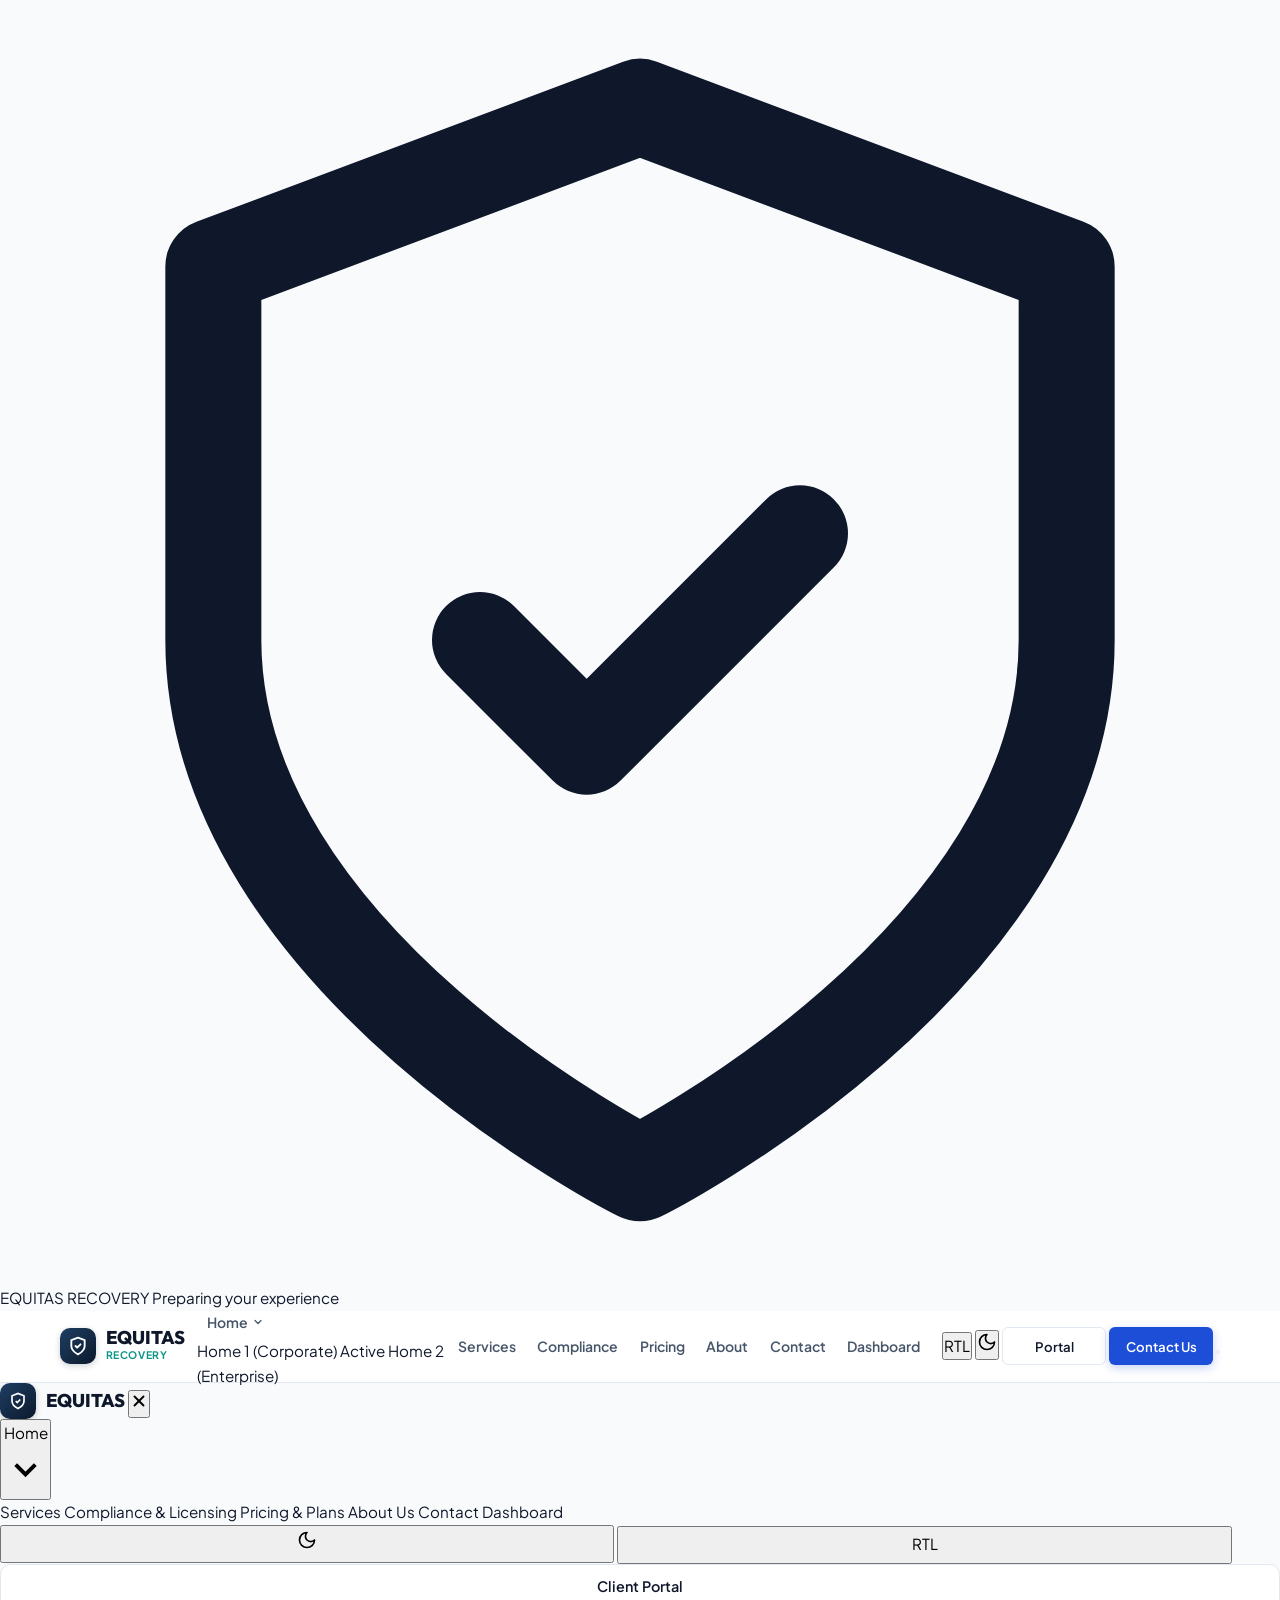
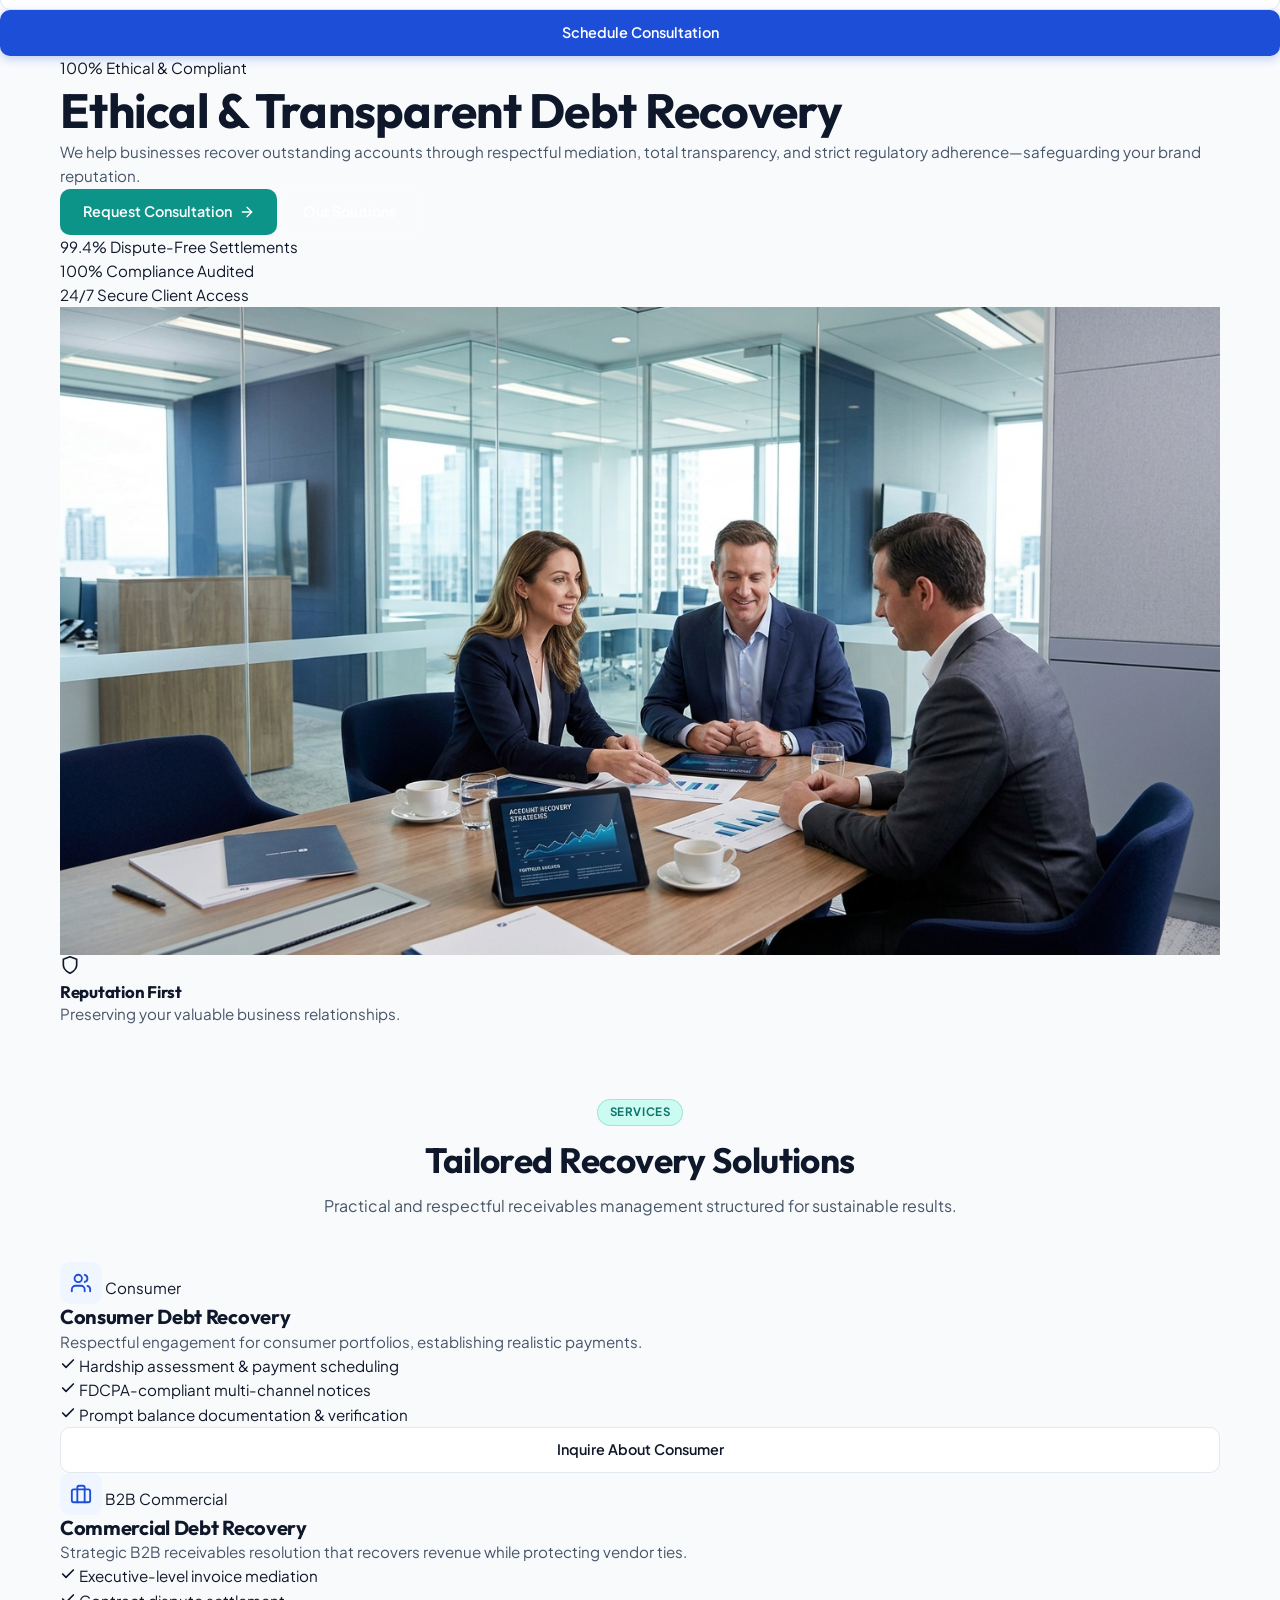
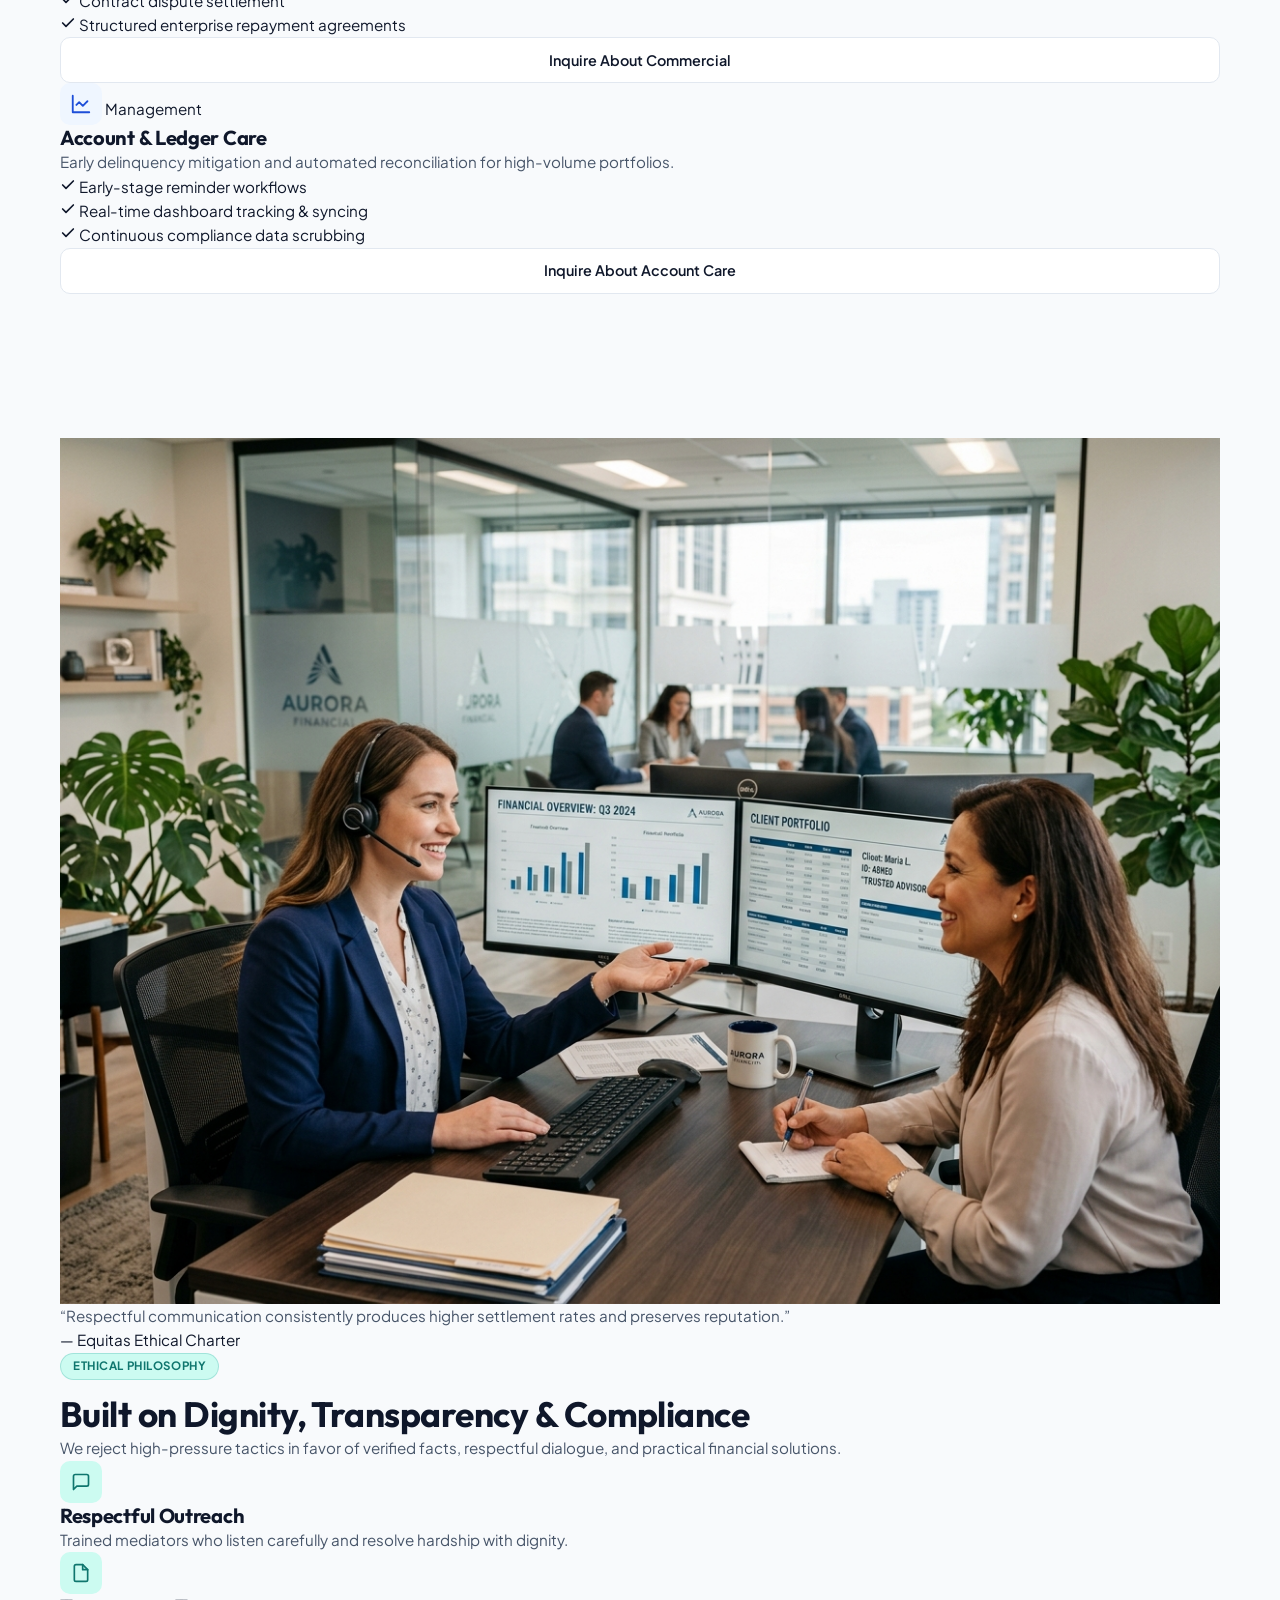
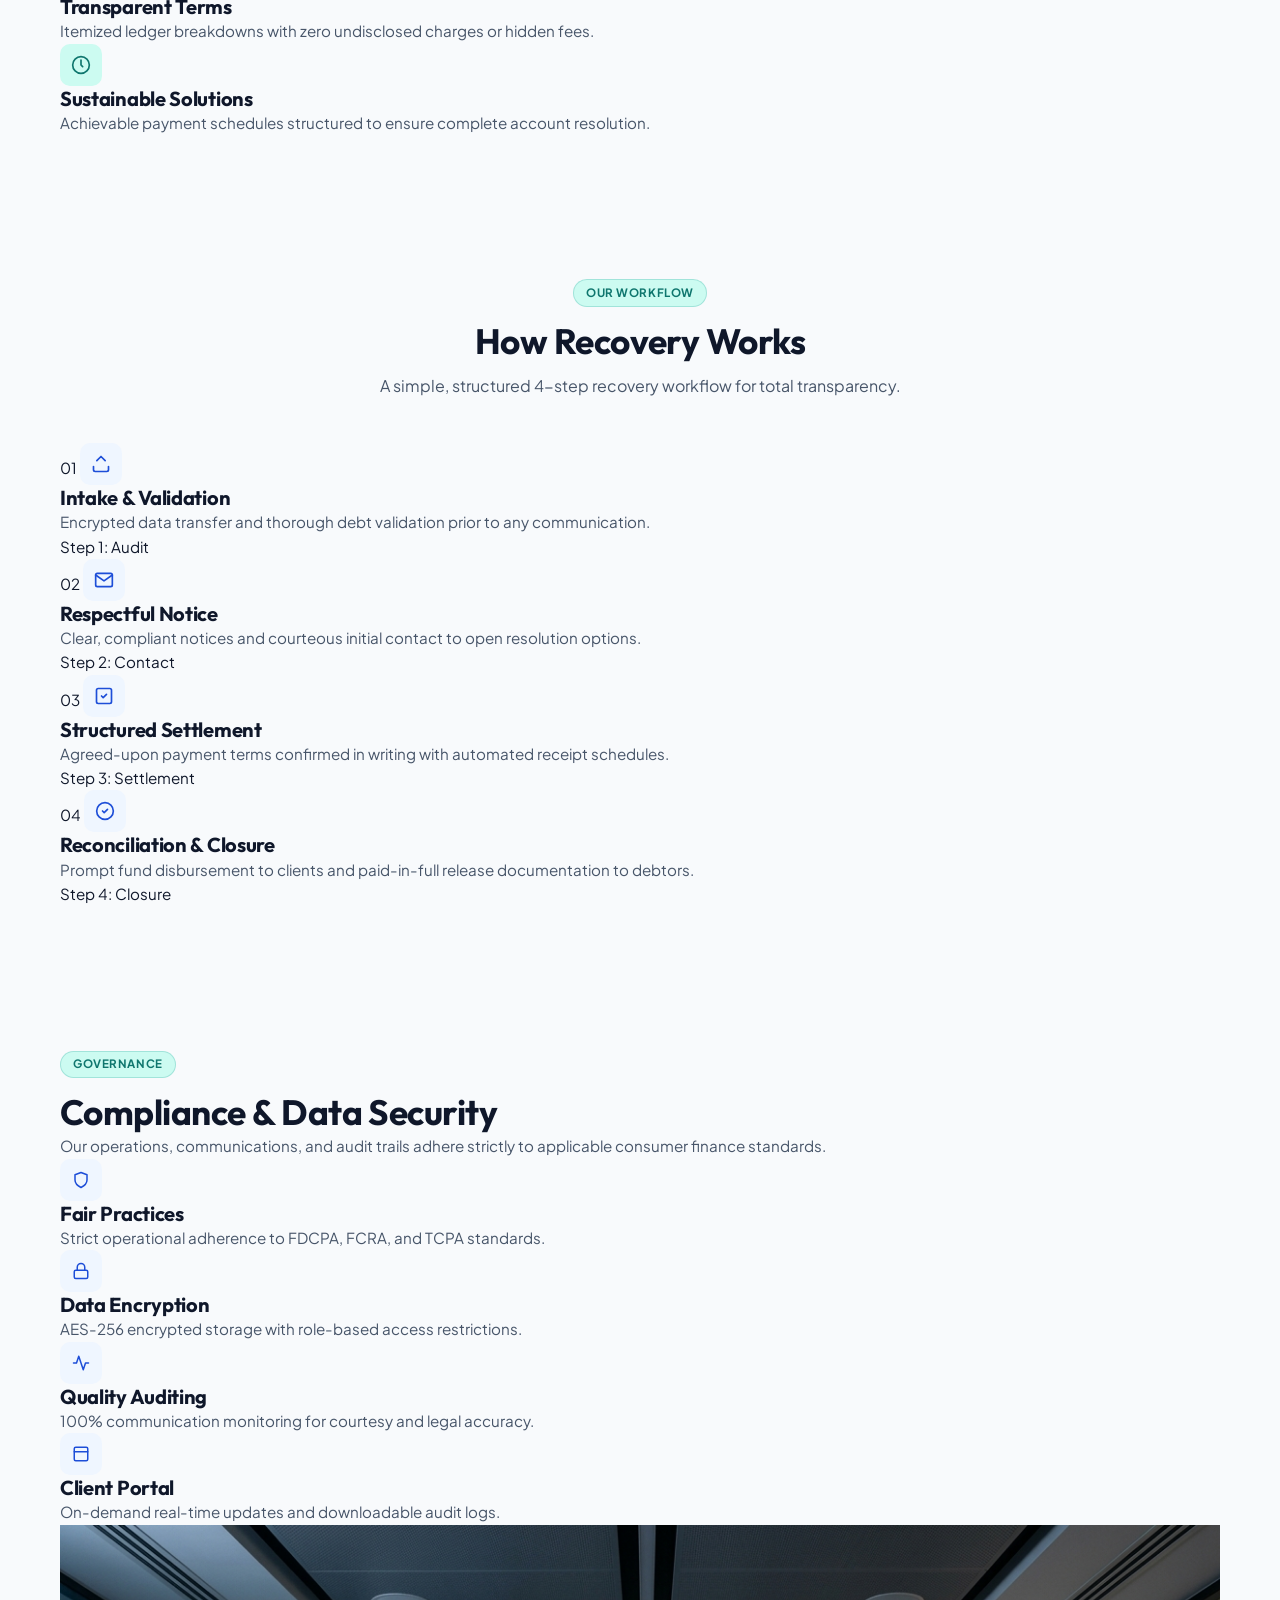
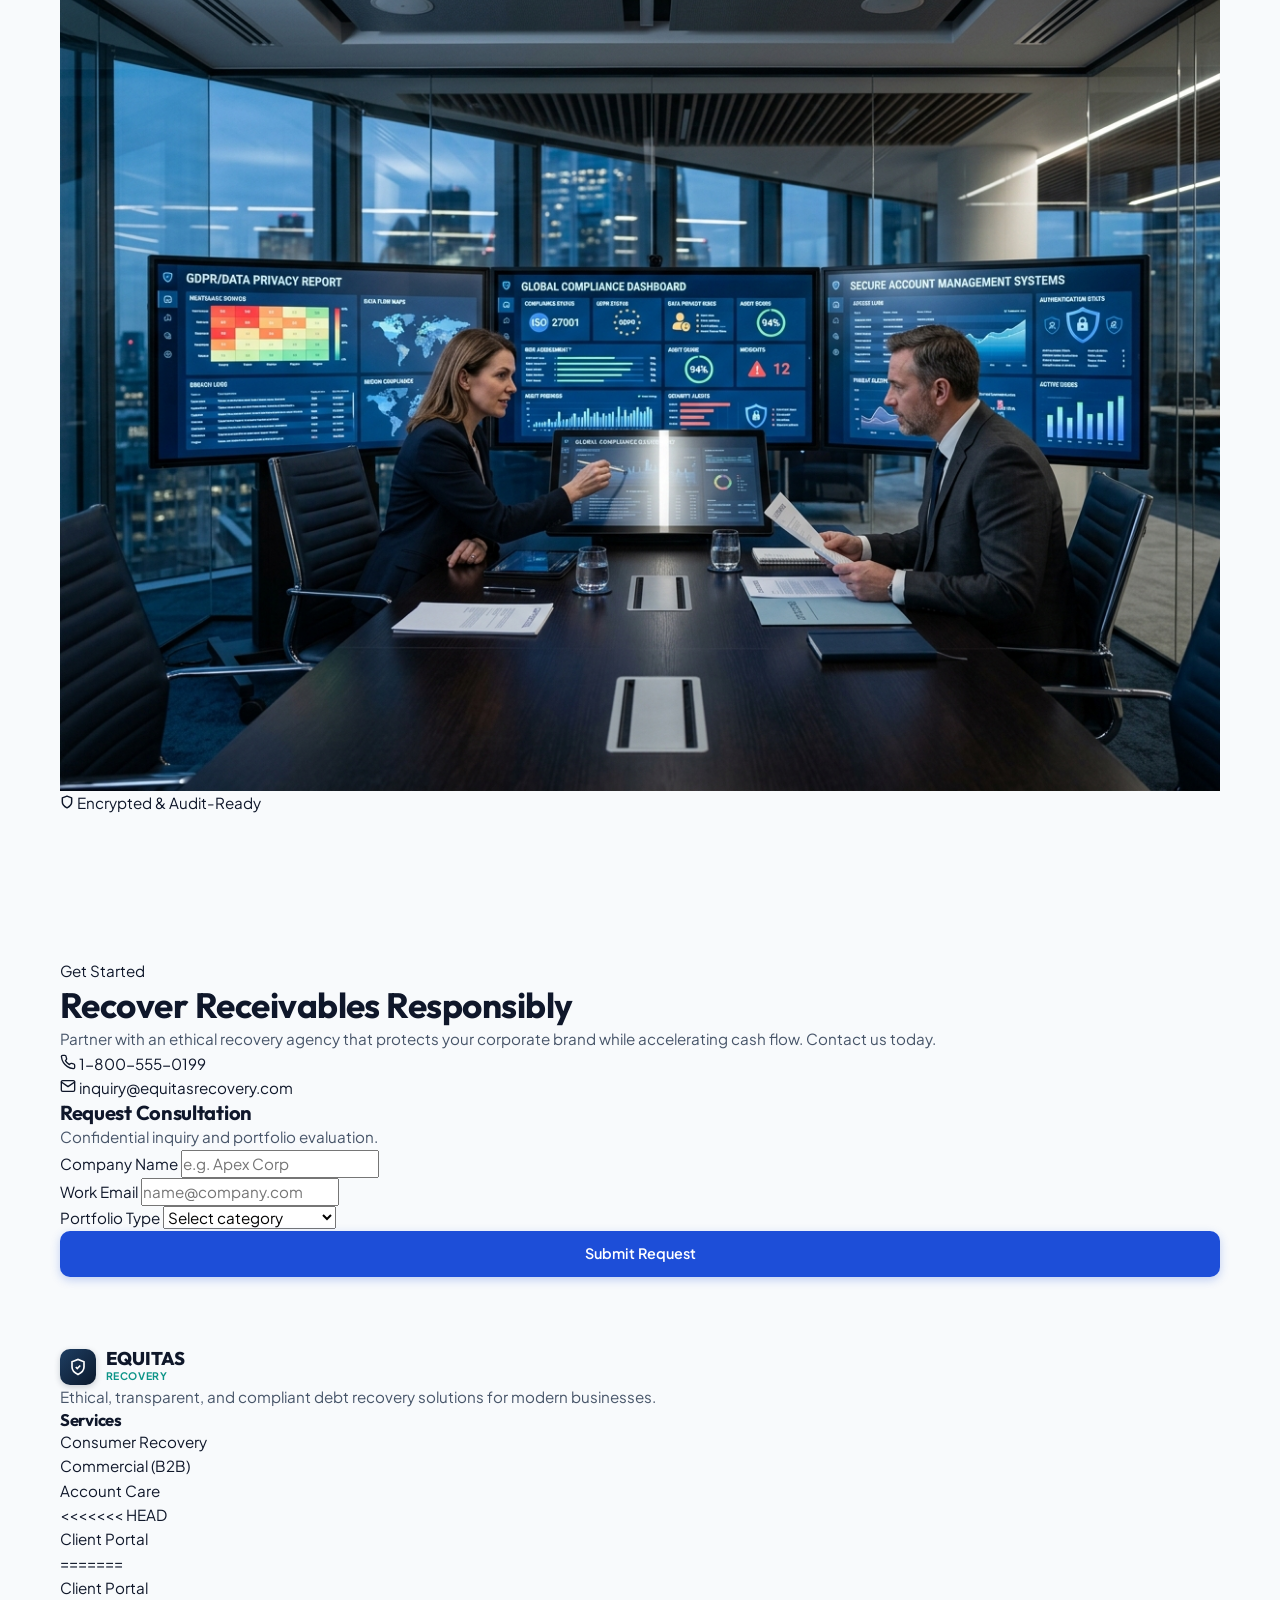
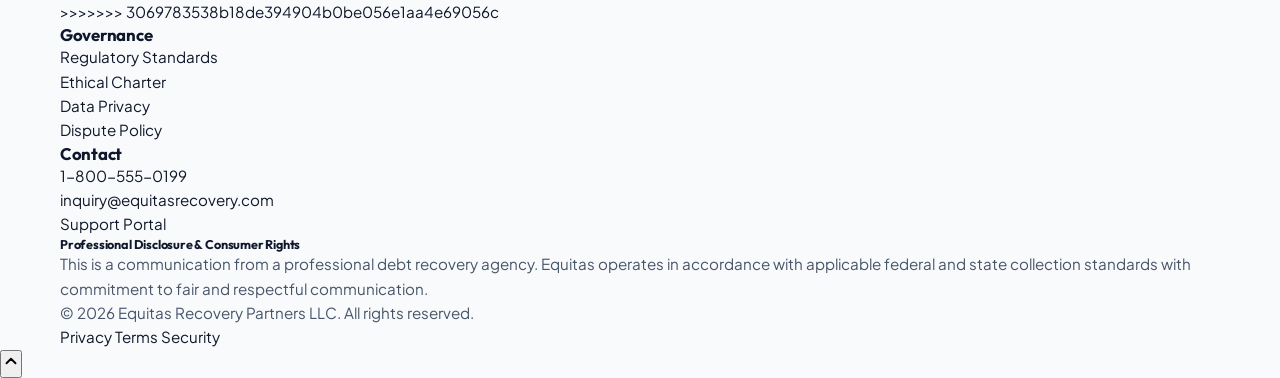
<file: index.html>
<!DOCTYPE html>
<html lang="en" dir="ltr" data-theme="light">
<head>
  <meta charset="UTF-8">
  <meta name="viewport" content="width=device-width, initial-scale=1.0">
  <title>Equitas Recovery Partners | Ethical & Compliant Debt Recovery</title>
  <link rel="icon" type="image/svg+xml" href="assets/images/equitas-mark.svg">
  <link rel="apple-touch-icon" href="assets/images/equitas-mark.svg">
  <meta name="description" content="Equitas Recovery Partners delivers ethical, compliant, and transparent debt recovery for commercial and consumer portfolios.">
  
  <!-- Fonts -->
  <link rel="preconnect" href="https://fonts.googleapis.com">
  <link rel="preconnect" href="https://fonts.gstatic.com" crossorigin>
  <link href="https://fonts.googleapis.com/css2?family=Outfit:wght@600;700;800&family=Plus+Jakarta+Sans:wght@400;500;600;700&display=swap" rel="stylesheet">
  
  <!-- Styles -->
  <link rel="stylesheet" href="assets/css/style.css">
</head>
<body>

  <!-- =========================================================================
       SHARED HEADER
       ========================================================================= -->
  <header class="site-header" id="mainHeader">
    <div class="container header-container">
      
      <!-- Logo -->
      <a href="index.html" class="brand-logo" aria-label="Equitas Home">
        <div class="logo-symbol" aria-hidden="true">
          <svg width="20" height="20" viewBox="0 0 24 24" fill="none" stroke="currentColor" stroke-width="2.2" stroke-linecap="round" stroke-linejoin="round">
            <path d="M12 22s8-4 8-10V5l-8-3-8 3v7c0 6 8 10 8 10z"/>
            <path d="m9 12 2 2 4-4"/>
          </svg>
        </div>
        <div class="logo-text">
          <span class="logo-title">EQUITAS</span>
          <span class="logo-subtitle">Recovery</span>
        </div>
      </a>

      <!-- Desktop Nav -->
      <nav class="nav-desktop" aria-label="Main Navigation">
        <ul class="nav-links">
          <li class="nav-item">
            <a href="index.html" class="nav-link active" id="homeDropdownBtn" aria-haspopup="true" aria-expanded="false">
              <span>Home</span>
              <svg width="12" height="12" viewBox="0 0 24 24" fill="none" stroke="currentColor" stroke-width="2.5" stroke-linecap="round" stroke-linejoin="round">
                <path d="m6 9 6 6 6-6"/>
              </svg>
            </a>
            <div class="nav-dropdown-menu">
              <a href="index.html" class="dropdown-item active">
                <span>Home 1 (Corporate)</span>
                <span class="dropdown-badge">Active</span>
              </a>
              <a href="home-2.html" class="dropdown-item">
                <span>Home 2 (Enterprise)</span>
              </a>
            </div>
          </li>
          <li class="nav-item"><a href="services.html" class="nav-link">Services</a></li>
          <li class="nav-item"><a href="compliance.html" class="nav-link">Compliance</a></li>
          <li class="nav-item"><a href="pricing.html" class="nav-link">Pricing</a></li>
          <li class="nav-item"><a href="about.html" class="nav-link">About</a></li>
          <li class="nav-item"><a href="contact.html" class="nav-link">Contact</a></li>
          <li class="nav-item"><a href="dashboard.html" class="nav-link">Dashboard</a></li>
        </ul>
      </nav>

      <!-- Header Utilities -->
      <div class="header-actions">
        <button type="button" class="control-btn rtl-toggle-btn" aria-label="Toggle RTL/LTR" title="Toggle RTL/LTR">
          <span class="rtl-badge">RTL</span>
        </button>

        <button type="button" class="control-btn theme-toggle-btn" aria-label="Toggle theme" title="Toggle Theme">
          <svg width="18" height="18" viewBox="0 0 24 24" fill="none" stroke="currentColor" stroke-width="2" stroke-linecap="round" stroke-linejoin="round">
            <path d="M12 3a6 6 0 0 0 9 9 9 9 0 1 1-9-9Z"/>
          </svg>
        </button>

        <a href="login.html" class="btn btn-secondary btn-sm" id="clientPortalBtn">
          <span>Portal</span>
        </a>

        <a href="contact.html" class="btn btn-primary btn-sm" id="headerInquiryBtn">
          <span>Contact Us</span>
        </a>

        <button type="button" class="hamburger-btn" aria-label="Open menu" aria-expanded="false" aria-controls="mobileNavDrawer">
          <span></span>
          <span></span>
          <span></span>
        </button>
      </div>

    </div>
  </header>

  <!-- Mobile Drawer -->
  <div class="mobile-nav-overlay" id="mobileNavOverlay" aria-hidden="true"></div>
  <div class="mobile-nav-drawer" id="mobileNavDrawer" role="dialog" aria-modal="true" aria-label="Mobile Menu">
    <div class="drawer-header">
      <div class="brand-logo">
        <div class="logo-symbol" aria-hidden="true">
          <svg width="18" height="18" viewBox="0 0 24 24" fill="none" stroke="currentColor" stroke-width="2.2">
            <path d="M12 22s8-4 8-10V5l-8-3-8 3v7c0 6 8 10 8 10z"/>
            <path d="m9 12 2 2 4-4"/>
          </svg>
        </div>
        <div class="logo-text">
          <span class="logo-title">EQUITAS</span>
        </div>
      </div>
      <button type="button" class="drawer-close-btn" aria-label="Close menu">
        <svg width="18" height="18" viewBox="0 0 24 24" fill="none" stroke="currentColor" stroke-width="2.5" stroke-linecap="round" stroke-linejoin="round">
          <line x1="18" y1="6" x2="6" y2="18"/>
          <line x1="6" y1="6" x2="18" y2="18"/>
        </svg>
      </button>
    </div>

    <div class="drawer-links">
      <div class="drawer-home-group">
        <button type="button" class="drawer-link drawer-home-toggle" aria-controls="drawerHomeMenu" aria-expanded="false">
          <span>Home</span>
          <svg viewBox="0 0 24 24" fill="none" stroke="currentColor" stroke-width="2" aria-hidden="true"><path d="m7 10 5 5 5-5"/></svg>
        </button>
        <div class="drawer-home-menu" id="drawerHomeMenu" hidden>
          <a href="index.html" class="drawer-link" data-home-page="index.html">Home 1 (Corporate)</a>
          <a href="home-2.html" class="drawer-link" data-home-page="home-2.html">Home 2 (Enterprise)</a>
        </div>
      </div>
      <a href="services.html" class="drawer-link">Services</a>
      <a href="compliance.html" class="drawer-link">Compliance &amp; Licensing</a>
      <a href="pricing.html" class="drawer-link">Pricing &amp; Plans</a>
      <a href="about.html" class="drawer-link">About Us</a>
      <a href="contact.html" class="drawer-link">Contact</a>
      <a href="dashboard.html" class="drawer-link">Dashboard</a>
    </div>

    <div class="drawer-actions">
      <div class="drawer-controls-row">
        <button type="button" class="control-btn theme-toggle-btn" aria-label="Toggle theme in drawer" style="width: 48%; height: 38px;">
          <span>Theme</span>
        </button>
        <button type="button" class="control-btn rtl-toggle-btn" aria-label="Toggle RTL in drawer" style="width: 48%; height: 38px;">
          <span>RTL</span>
        </button>
      </div>
      <a href="login.html" class="btn btn-secondary btn-block">Client Portal</a>
      <a href="contact.html" class="btn btn-primary btn-block">Schedule Consultation</a>
    </div>
  </div>

  <main id="mainContent">

    <!-- =========================================================================
         SECTION 1: HERO
         ========================================================================= -->
    <section class="hero-section" id="hero" aria-labelledby="heroHeadline">
      <div class="hero-background-pattern" aria-hidden="true"></div>
      <div class="container">
        <div class="hero-grid">
          
          <div class="hero-content">
            <div class="hero-badge">
              <span class="pulse-dot" aria-hidden="true"></span>
              <span>100% Ethical &amp; Compliant</span>
            </div>

            <h1 class="hero-title" id="heroHeadline">
              Ethical &amp; Transparent <span class="highlight-text">Debt Recovery</span>
            </h1>

            <p class="hero-description">
              We help businesses recover outstanding accounts through respectful mediation, total transparency, and strict regulatory adherence—safeguarding your brand reputation.
            </p>

            <div class="hero-cta-group">
              <a href="#contact" class="btn btn-teal">
                <span>Request Consultation</span>
                <svg width="16" height="16" viewBox="0 0 24 24" fill="none" stroke="currentColor" stroke-width="2" stroke-linecap="round" stroke-linejoin="round" aria-hidden="true">
                  <line x1="5" y1="12" x2="19" y2="12"/>
                  <polyline points="12 5 19 12 12 19"/>
                </svg>
              </a>
              <a href="#services" class="btn btn-outline-white">
                <span>Our Solutions</span>
              </a>
            </div>

            <div class="hero-metrics-strip">
              <div class="metric-item">
                <span class="metric-value">99.4%</span>
                <span class="metric-label">Dispute-Free Settlements</span>
              </div>
              <div class="metric-item">
                <span class="metric-value">100%</span>
                <span class="metric-label">Compliance Audited</span>
              </div>
              <div class="metric-item">
                <span class="metric-value">24/7</span>
                <span class="metric-label">Secure Client Access</span>
              </div>
            </div>
          </div>

          <div class="hero-media-card">
            <div class="hero-image-frame">
              <img src="assets/images/hero-consultation.jpg" alt="Equitas recovery advisors in a professional client consultation." width="1280" height="720" loading="eager">
            </div>
            
            <div class="hero-floating-badge">
              <div class="badge-icon" aria-hidden="true">
                <svg width="20" height="20" viewBox="0 0 24 24" fill="none" stroke="currentColor" stroke-width="2" stroke-linecap="round" stroke-linejoin="round">
                  <path d="M12 22s8-4 8-10V5l-8-3-8 3v7c0 6 8 10 8 10z"/>
                </svg>
              </div>
              <div>
                <h4>Reputation First</h4>
                <p>Preserving your valuable business relationships.</p>
              </div>
            </div>
          </div>

        </div>
      </div>
    </section>

    <!-- =========================================================================
         SECTION 2: OUR SERVICES
         ========================================================================= -->
    <section class="section-wrapper services-section" id="services" aria-labelledby="servicesHeadline">
      <div class="container">
        
        <div class="section-header">
          <span class="section-tag">Services</span>
          <h2 id="servicesHeadline">Tailored Recovery Solutions</h2>
          <p>Practical and respectful receivables management structured for sustainable results.</p>
        </div>

        <div class="services-grid">
          
          <!-- Consumer -->
          <article class="service-card">
            <div class="service-card-header">
              <div class="icon-box" aria-hidden="true">
                <svg width="22" height="22" viewBox="0 0 24 24" fill="none" stroke="currentColor" stroke-width="2" stroke-linecap="round" stroke-linejoin="round">
                  <path d="M16 21v-2a4 4 0 0 0-4-4H6a4 4 0 0 0-4 4v2"/>
                  <circle cx="9" cy="7" r="4"/>
                  <path d="M22 21v-2a4 4 0 0 0-3-3.87"/>
                  <path d="M16 3.13a4 4 0 0 1 0 7.75"/>
                </svg>
              </div>
              <span class="service-tag">Consumer</span>
            </div>
            
            <h3>Consumer Debt Recovery</h3>
            <p class="service-desc">
              Respectful engagement for consumer portfolios, establishing realistic payments.
            </p>

            <ul class="service-features-list">
              <li>
                <svg width="16" height="16" viewBox="0 0 24 24" fill="none" stroke="currentColor" stroke-width="2.5" stroke-linecap="round" stroke-linejoin="round"><polyline points="20 6 9 17 4 12"/></svg>
                <span>Hardship assessment &amp; payment scheduling</span>
              </li>
              <li>
                <svg width="16" height="16" viewBox="0 0 24 24" fill="none" stroke="currentColor" stroke-width="2.5" stroke-linecap="round" stroke-linejoin="round"><polyline points="20 6 9 17 4 12"/></svg>
                <span>FDCPA-compliant multi-channel notices</span>
              </li>
              <li>
                <svg width="16" height="16" viewBox="0 0 24 24" fill="none" stroke="currentColor" stroke-width="2.5" stroke-linecap="round" stroke-linejoin="round"><polyline points="20 6 9 17 4 12"/></svg>
                <span>Prompt balance documentation &amp; verification</span>
              </li>
            </ul>

            <div class="service-card-footer">
              <a href="#contact" class="btn btn-secondary btn-block">Inquire About Consumer</a>
            </div>
          </article>

          <!-- Commercial -->
          <article class="service-card">
            <div class="service-card-header">
              <div class="icon-box" aria-hidden="true">
                <svg width="22" height="22" viewBox="0 0 24 24" fill="none" stroke="currentColor" stroke-width="2" stroke-linecap="round" stroke-linejoin="round">
                  <rect width="20" height="14" x="2" y="7" rx="2" ry="2"/>
                  <path d="M16 21V5a2 2 0 0 0-2-2h-4a2 2 0 0 0-2 2v16"/>
                </svg>
              </div>
              <span class="service-tag">B2B Commercial</span>
            </div>
            
            <h3>Commercial Debt Recovery</h3>
            <p class="service-desc">
              Strategic B2B receivables resolution that recovers revenue while protecting vendor ties.
            </p>

            <ul class="service-features-list">
              <li>
                <svg width="16" height="16" viewBox="0 0 24 24" fill="none" stroke="currentColor" stroke-width="2.5" stroke-linecap="round" stroke-linejoin="round"><polyline points="20 6 9 17 4 12"/></svg>
                <span>Executive-level invoice mediation</span>
              </li>
              <li>
                <svg width="16" height="16" viewBox="0 0 24 24" fill="none" stroke="currentColor" stroke-width="2.5" stroke-linecap="round" stroke-linejoin="round"><polyline points="20 6 9 17 4 12"/></svg>
                <span>Contract dispute settlement</span>
              </li>
              <li>
                <svg width="16" height="16" viewBox="0 0 24 24" fill="none" stroke="currentColor" stroke-width="2.5" stroke-linecap="round" stroke-linejoin="round"><polyline points="20 6 9 17 4 12"/></svg>
                <span>Structured enterprise repayment agreements</span>
              </li>
            </ul>

            <div class="service-card-footer">
              <a href="#contact" class="btn btn-secondary btn-block">Inquire About Commercial</a>
            </div>
          </article>

          <!-- Account Management -->
          <article class="service-card">
            <div class="service-card-header">
              <div class="icon-box" aria-hidden="true">
                <svg width="22" height="22" viewBox="0 0 24 24" fill="none" stroke="currentColor" stroke-width="2" stroke-linecap="round" stroke-linejoin="round">
                  <path d="M3 3v18h18"/>
                  <path d="m19 9-5 5-4-4-3 3"/>
                </svg>
              </div>
              <span class="service-tag">Management</span>
            </div>
            
            <h3>Account &amp; Ledger Care</h3>
            <p class="service-desc">
              Early delinquency mitigation and automated reconciliation for high-volume portfolios.
            </p>

            <ul class="service-features-list">
              <li>
                <svg width="16" height="16" viewBox="0 0 24 24" fill="none" stroke="currentColor" stroke-width="2.5" stroke-linecap="round" stroke-linejoin="round"><polyline points="20 6 9 17 4 12"/></svg>
                <span>Early-stage reminder workflows</span>
              </li>
              <li>
                <svg width="16" height="16" viewBox="0 0 24 24" fill="none" stroke="currentColor" stroke-width="2.5" stroke-linecap="round" stroke-linejoin="round"><polyline points="20 6 9 17 4 12"/></svg>
                <span>Real-time dashboard tracking &amp; syncing</span>
              </li>
              <li>
                <svg width="16" height="16" viewBox="0 0 24 24" fill="none" stroke="currentColor" stroke-width="2.5" stroke-linecap="round" stroke-linejoin="round"><polyline points="20 6 9 17 4 12"/></svg>
                <span>Continuous compliance data scrubbing</span>
              </li>
            </ul>

            <div class="service-card-footer">
              <a href="#contact" class="btn btn-secondary btn-block">Inquire About Account Care</a>
            </div>
          </article>

        </div>
      </div>
    </section>

    <!-- =========================================================================
         SECTION 3: ETHICAL APPROACH
         ========================================================================= -->
    <section class="section-wrapper approach-section" id="approach" aria-labelledby="approachHeadline">
      <div class="container">
        <div class="approach-grid">
          
          <div class="approach-media">
            <div class="approach-image-wrapper">
              <img src="assets/images/ethical-approach.jpg" alt="Equitas account manager discussing transparent account resolution." width="1280" height="960" loading="lazy">
            </div>

            <div class="approach-quote-box">
              <p>“Respectful communication consistently produces higher settlement rates and preserves reputation.”</p>
              <span class="quote-author">— Equitas Ethical Charter</span>
            </div>
          </div>

          <div class="approach-content">
            <span class="section-tag">Ethical Philosophy</span>
            <h2 id="approachHeadline">Built on Dignity, Transparency &amp; Compliance</h2>
            <p class="approach-lead">
              We reject high-pressure tactics in favor of verified facts, respectful dialogue, and practical financial solutions.
            </p>

            <div class="pillars-stack">
              <div class="pillar-item">
                <div class="icon-box icon-box-teal" aria-hidden="true">
                  <svg width="20" height="20" viewBox="0 0 24 24" fill="none" stroke="currentColor" stroke-width="2" stroke-linecap="round" stroke-linejoin="round">
                    <path d="M21 15a2 2 0 0 1-2 2H7l-4 4V5a2 2 0 0 1 2-2h14a2 2 0 0 1 2 2z"/>
                  </svg>
                </div>
                <div>
                  <h3>Respectful Outreach</h3>
                  <p>Trained mediators who listen carefully and resolve hardship with dignity.</p>
                </div>
              </div>

              <div class="pillar-item">
                <div class="icon-box icon-box-teal" aria-hidden="true">
                  <svg width="20" height="20" viewBox="0 0 24 24" fill="none" stroke="currentColor" stroke-width="2" stroke-linecap="round" stroke-linejoin="round">
                    <path d="M14 2H6a2 2 0 0 0-2 2v16a2 2 0 0 0 2 2h12a2 2 0 0 0 2-2V8z"/>
                    <polyline points="14 2 14 8 20 8"/>
                  </svg>
                </div>
                <div>
                  <h3>Transparent Terms</h3>
                  <p>Itemized ledger breakdowns with zero undisclosed charges or hidden fees.</p>
                </div>
              </div>

              <div class="pillar-item">
                <div class="icon-box icon-box-teal" aria-hidden="true">
                  <svg width="20" height="20" viewBox="0 0 24 24" fill="none" stroke="currentColor" stroke-width="2" stroke-linecap="round" stroke-linejoin="round">
                    <circle cx="12" cy="12" r="10"/>
                    <polyline points="12 6 12 12 14 14"/>
                  </svg>
                </div>
                <div>
                  <h3>Sustainable Solutions</h3>
                  <p>Achievable payment schedules structured to ensure complete account resolution.</p>
                </div>
              </div>
            </div>
          </div>

        </div>
      </div>
    </section>

    <!-- =========================================================================
         SECTION 4: HOW RECOVERY WORKS
         ========================================================================= -->
    <section class="section-wrapper process-section" id="process" aria-labelledby="processHeadline">
      <div class="container">
        
        <div class="section-header">
          <span class="section-tag">Our Workflow</span>
          <h2 id="processHeadline">How Recovery Works</h2>
          <p>A simple, structured 4-step recovery workflow for total transparency.</p>
        </div>

        <div class="process-grid">
          
          <div class="process-step-card">
            <div class="step-header">
              <span class="step-number">01</span>
              <div class="icon-box" aria-hidden="true">
                <svg width="20" height="20" viewBox="0 0 24 24" fill="none" stroke="currentColor" stroke-width="2" stroke-linecap="round" stroke-linejoin="round">
                  <path d="M21 15v4a2 2 0 0 1-2 2H5a2 2 0 0 1-2-2v-4"/>
                  <polyline points="17 8 12 3 7 8"/>
                </svg>
              </div>
            </div>
            <h3>Intake &amp; Validation</h3>
            <p>Encrypted data transfer and thorough debt validation prior to any communication.</p>
            <span class="step-badge">Step 1: Audit</span>
          </div>

          <div class="process-step-card">
            <div class="step-header">
              <span class="step-number">02</span>
              <div class="icon-box" aria-hidden="true">
                <svg width="20" height="20" viewBox="0 0 24 24" fill="none" stroke="currentColor" stroke-width="2" stroke-linecap="round" stroke-linejoin="round">
                  <path d="M4 4h16c1.1 0 2 .9 2 2v12c0 1.1-.9 2-2 2H4c-1.1 0-2-.9-2-2V6c0-1.1.9-2 2-2z"/>
                  <polyline points="22,6 12,13 2,6"/>
                </svg>
              </div>
            </div>
            <h3>Respectful Notice</h3>
            <p>Clear, compliant notices and courteous initial contact to open resolution options.</p>
            <span class="step-badge">Step 2: Contact</span>
          </div>

          <div class="process-step-card">
            <div class="step-header">
              <span class="step-number">03</span>
              <div class="icon-box" aria-hidden="true">
                <svg width="20" height="20" viewBox="0 0 24 24" fill="none" stroke="currentColor" stroke-width="2" stroke-linecap="round" stroke-linejoin="round">
                  <rect width="18" height="18" x="3" y="3" rx="2"/>
                  <path d="m9 12 2 2 4-4"/>
                </svg>
              </div>
            </div>
            <h3>Structured Settlement</h3>
            <p>Agreed-upon payment terms confirmed in writing with automated receipt schedules.</p>
            <span class="step-badge">Step 3: Settlement</span>
          </div>

          <div class="process-step-card">
            <div class="step-header">
              <span class="step-number">04</span>
              <div class="icon-box" aria-hidden="true">
                <svg width="20" height="20" viewBox="0 0 24 24" fill="none" stroke="currentColor" stroke-width="2" stroke-linecap="round" stroke-linejoin="round">
                  <circle cx="12" cy="12" r="10"/>
                  <path d="m9 12 2 2 4-4"/>
                </svg>
              </div>
            </div>
            <h3>Reconciliation &amp; Closure</h3>
            <p>Prompt fund disbursement to clients and paid-in-full release documentation to debtors.</p>
            <span class="step-badge">Step 4: Closure</span>
          </div>

        </div>
      </div>
    </section>

    <!-- =========================================================================
         SECTION 5: COMPLIANCE AND TRUST
         ========================================================================= -->
    <section class="section-wrapper compliance-section" id="compliance" aria-labelledby="complianceHeadline">
      <div class="container">
        <div class="compliance-grid">
          
          <div class="compliance-content">
            <span class="section-tag">Governance</span>
            <h2 id="complianceHeadline">Compliance &amp; Data Security</h2>
            <p class="compliance-lead">
              Our operations, communications, and audit trails adhere strictly to applicable consumer finance standards.
            </p>

            <div class="compliance-features-grid">
              <div class="compliance-box">
                <div class="icon-box" aria-hidden="true">
                  <svg width="18" height="18" viewBox="0 0 24 24" fill="none" stroke="currentColor" stroke-width="2" stroke-linecap="round" stroke-linejoin="round">
                    <path d="M12 22s8-4 8-10V5l-8-3-8 3v7c0 6 8 10 8 10z"/>
                  </svg>
                </div>
                <h3>Fair Practices</h3>
                <p>Strict operational adherence to FDCPA, FCRA, and TCPA standards.</p>
              </div>

              <div class="compliance-box">
                <div class="icon-box" aria-hidden="true">
                  <svg width="18" height="18" viewBox="0 0 24 24" fill="none" stroke="currentColor" stroke-width="2" stroke-linecap="round" stroke-linejoin="round">
                    <rect width="18" height="11" x="3" y="11" rx="2" ry="2"/>
                    <path d="M7 11V7a5 5 0 0 1 10 0v4"/>
                  </svg>
                </div>
                <h3>Data Encryption</h3>
                <p>AES-256 encrypted storage with role-based access restrictions.</p>
              </div>

              <div class="compliance-box">
                <div class="icon-box" aria-hidden="true">
                  <svg width="18" height="18" viewBox="0 0 24 24" fill="none" stroke="currentColor" stroke-width="2" stroke-linecap="round" stroke-linejoin="round">
                    <path d="M22 12h-4l-3 9L9 3l-3 9H2"/>
                  </svg>
                </div>
                <h3>Quality Auditing</h3>
                <p>100% communication monitoring for courtesy and legal accuracy.</p>
              </div>

              <div class="compliance-box">
                <div class="icon-box" aria-hidden="true">
                  <svg width="18" height="18" viewBox="0 0 24 24" fill="none" stroke="currentColor" stroke-width="2" stroke-linecap="round" stroke-linejoin="round">
                    <rect width="18" height="18" x="3" y="3" rx="2"/>
                    <path d="M3 9h18"/>
                  </svg>
                </div>
                <h3>Client Portal</h3>
                <p>On-demand real-time updates and downloadable audit logs.</p>
              </div>
            </div>
          </div>

          <div class="compliance-media">
            <div class="compliance-image-frame">
              <img src="assets/images/compliance-trust.jpg" alt="Equitas compliance and security overview." width="1280" height="960" loading="lazy">
            </div>
            
            <div class="compliance-security-pill">
              <svg width="14" height="14" viewBox="0 0 24 24" fill="none" stroke="currentColor" stroke-width="2.5" stroke-linecap="round" stroke-linejoin="round" aria-hidden="true">
                <path d="M12 22s8-4 8-10V5l-8-3-8 3v7c0 6 8 10 8 10z"/>
              </svg>
              <span>Encrypted &amp; Audit-Ready</span>
            </div>
          </div>

        </div>
      </div>
    </section>

    <!-- =========================================================================
         SECTION 6: FINAL CTA
         ========================================================================= -->
    <section class="section-wrapper cta-section" id="contact" aria-labelledby="ctaHeadline">
      <div class="container">
        <div class="cta-container-card">
          <div class="cta-content-grid">
            
            <div class="cta-text-side">
              <span class="cta-eyebrow">Get Started</span>
              <h2 id="ctaHeadline">Recover Receivables Responsibly</h2>
              <p>
                Partner with an ethical recovery agency that protects your corporate brand while accelerating cash flow. Contact us today.
              </p>

              <div class="cta-contact-pills">
                <div class="contact-pill-item">
                  <svg width="16" height="16" viewBox="0 0 24 24" fill="none" stroke="currentColor" stroke-width="2" stroke-linecap="round" stroke-linejoin="round" aria-hidden="true">
                    <path d="M22 16.92v3a2 2 0 0 1-2.18 2 19.79 19.79 0 0 1-8.63-3.07 19.5 19.5 0 0 1-6-6 19.79 19.79 0 0 1-3.07-8.67A2 2 0 0 1 4.11 2h3a2 2 0 0 1 2 1.72 12.84 12.84 0 0 0 .7 2.81 2 2 0 0 1-.45 2.11L8.09 9.91a16 16 0 0 0 6 6l1.27-1.27a2 2 0 0 1 2.11-.45 12.84 12.84 0 0 0 2.81.7A2 2 0 0 1 22 16.92z"/>
                  </svg>
                  <span>1-800-555-0199</span>
                </div>
                <div class="contact-pill-item">
                  <svg width="16" height="16" viewBox="0 0 24 24" fill="none" stroke="currentColor" stroke-width="2" stroke-linecap="round" stroke-linejoin="round" aria-hidden="true">
                    <path d="M4 4h16c1.1 0 2 .9 2 2v12c0 1.1-.9 2-2 2H4c-1.1 0-2-.9-2-2V6c0-1.1.9-2 2-2z"/>
                    <polyline points="22,6 12,13 2,6"/>
                  </svg>
                  <span>inquiry@equitasrecovery.com</span>
                </div>
              </div>
            </div>

            <div class="cta-form-box">
              <h3>Request Consultation</h3>
              <p class="form-subtitle">Confidential inquiry and portfolio evaluation.</p>

              <form class="cta-quick-form" id="consultationForm">
                <div class="form-group">
                  <label for="orgName" class="form-label">Company Name</label>
                  <input type="text" id="orgName" class="form-input" placeholder="e.g. Apex Corp" required>
                </div>

                <div class="form-group">
                  <label for="contactEmail" class="form-label">Work Email</label>
                  <input type="email" id="contactEmail" class="form-input" placeholder="name@company.com" required>
                </div>

                <div class="form-group">
                  <label for="recoveryType" class="form-label">Portfolio Type</label>
                  <select id="recoveryType" class="form-select" required>
                    <option value="" disabled selected>Select category</option>
                    <option value="commercial">Commercial (B2B)</option>
                    <option value="consumer">Consumer (B2C)</option>
                    <option value="portfolio_management">Ledger Management</option>
                  </select>
                </div>

                <div class="form-status-msg" role="status"></div>

                <button type="submit" class="btn btn-primary btn-block">
                  <span>Submit Request</span>
                </button>
              </form>
            </div>

          </div>
        </div>
      </div>
    </section>

  </main>

  <!-- =========================================================================
       SHARED FOOTER
       ========================================================================= -->
  <footer class="site-footer">
    <div class="container">
      
      <div class="footer-main-grid">
        <div class="footer-brand-col">
          <div class="brand-logo">
            <div class="logo-symbol" aria-hidden="true">
              <svg width="18" height="18" viewBox="0 0 24 24" fill="none" stroke="currentColor" stroke-width="2.2">
                <path d="M12 22s8-4 8-10V5l-8-3-8 3v7c0 6 8 10 8 10z"/>
                <path d="m9 12 2 2 4-4"/>
              </svg>
            </div>
            <div class="logo-text">
              <span class="logo-title">EQUITAS</span>
              <span class="logo-subtitle">Recovery</span>
            </div>
          </div>
          <p>
            Ethical, transparent, and compliant debt recovery solutions for modern businesses.
          </p>
        </div>

        <div class="footer-col">
          <h4>Services</h4>
          <ul class="footer-links">
            <li><a href="#services">Consumer Recovery</a></li>
            <li><a href="#services">Commercial (B2B)</a></li>
            <li><a href="#services">Account Care</a></li>
<<<<<<< HEAD
            <li><a href="dashboard.html">Client Portal</a></li>
=======
            <li><a href="#dashboard">Client Portal</a></li>
>>>>>>> 3069783538b18de394904b0be056e1aa4e69056c
          </ul>
        </div>

        <div class="footer-col">
          <h4>Governance</h4>
          <ul class="footer-links">
            <li><a href="#compliance">Regulatory Standards</a></li>
            <li><a href="#approach">Ethical Charter</a></li>
            <li><a href="#compliance">Data Privacy</a></li>
            <li><a href="#contact">Dispute Policy</a></li>
          </ul>
        </div>

        <div class="footer-col">
          <h4>Contact</h4>
          <ul class="footer-links">
            <li><a href="#contact">1-800-555-0199</a></li>
            <li><a href="#contact">inquiry@equitasrecovery.com</a></li>
            <li><a href="#contact">Support Portal</a></li>
          </ul>
        </div>
      </div>

      <div class="footer-compliance-banner">
        <h5>Professional Disclosure &amp; Consumer Rights</h5>
        <p>
          This is a communication from a professional debt recovery agency. Equitas operates in accordance with applicable federal and state collection standards with commitment to fair and respectful communication.
        </p>
      </div>

      <div class="footer-bottom-bar">
        <p>&copy; 2026 Equitas Recovery Partners LLC. All rights reserved.</p>
        <div class="footer-legal-links">
          <a href="#privacy">Privacy</a>
          <a href="#terms">Terms</a>
          <a href="#security">Security</a>
        </div>
      </div>

    </div>
  </footer>

  <!-- Back To Top -->
  <button type="button" class="back-to-top-btn" id="backToTopBtn" aria-label="Back to top" title="Back to top">
    <svg width="18" height="18" viewBox="0 0 24 24" fill="none" stroke="currentColor" stroke-width="2.5" stroke-linecap="round" stroke-linejoin="round" aria-hidden="true">
      <path d="m18 15-6-6-6 6"/>
    </svg>
  </button>

  <script src="assets/js/main.js"></script>
</body>
</html>
</file>
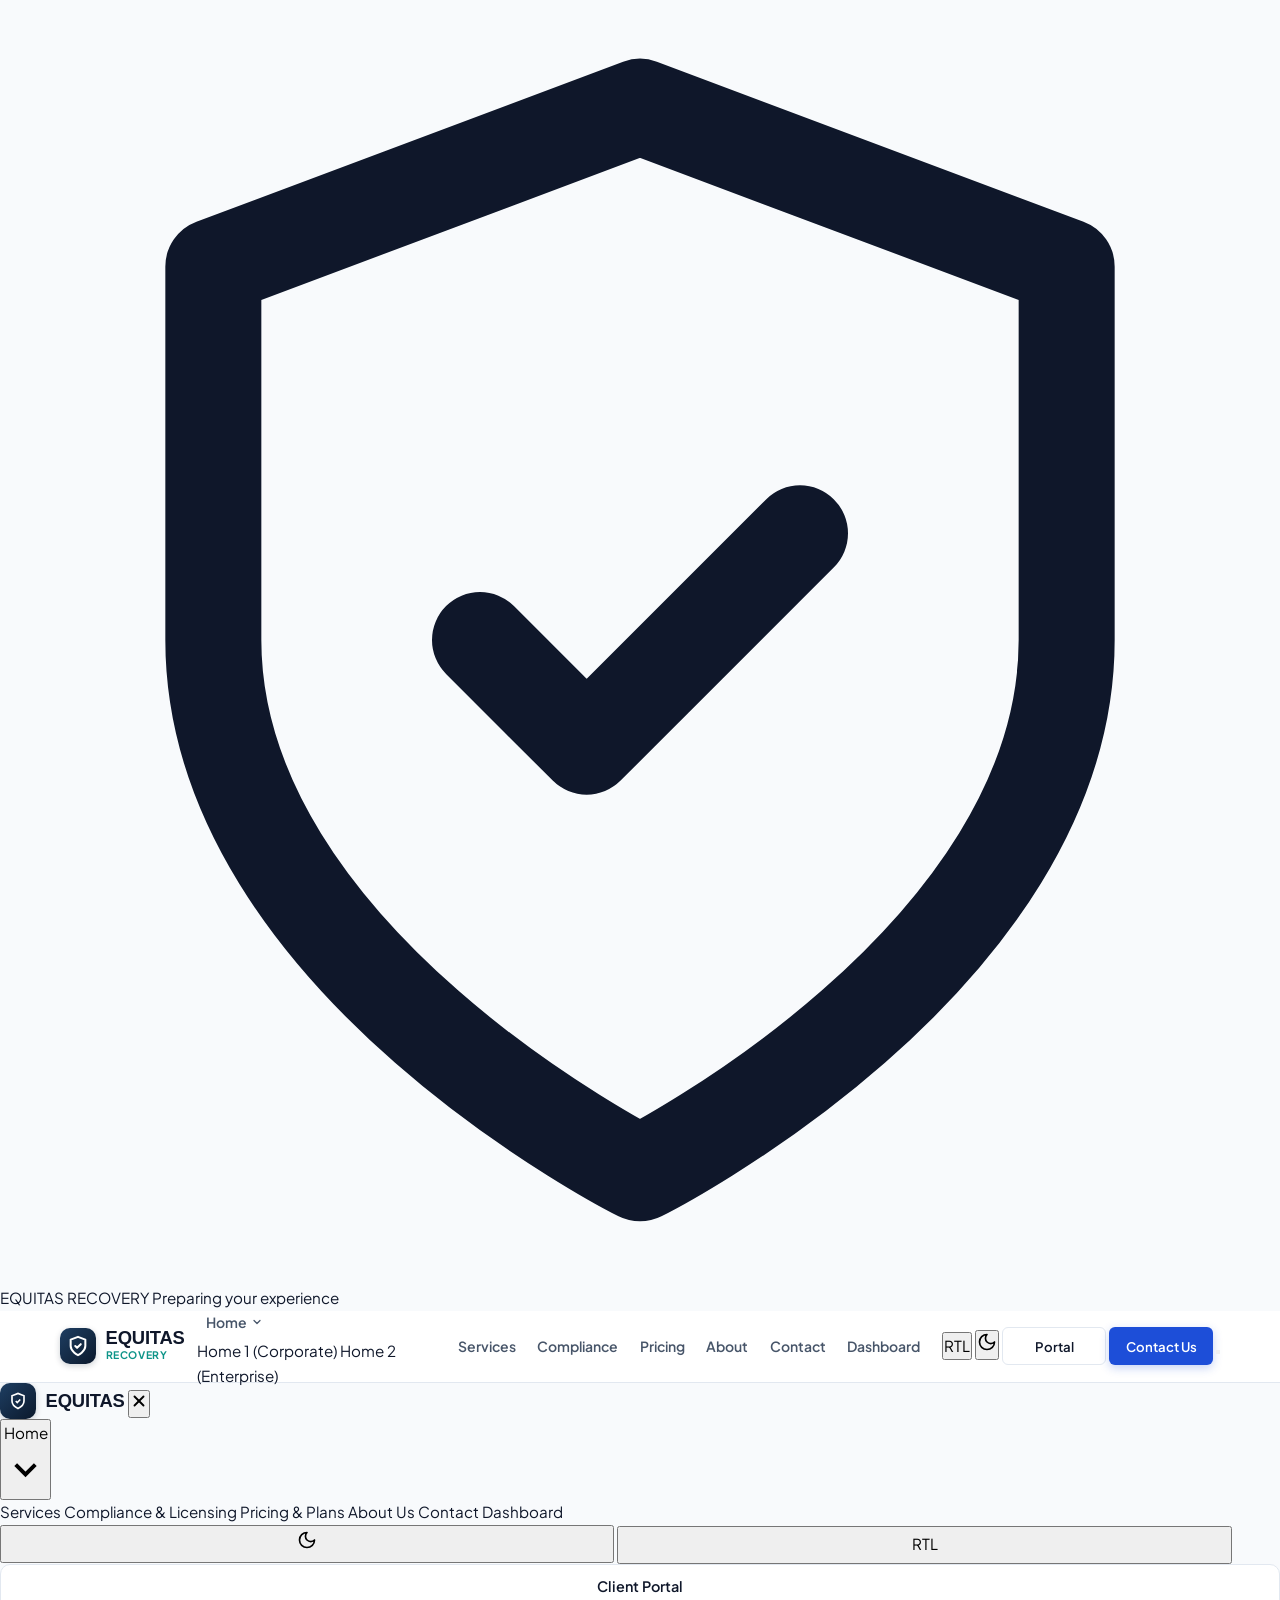
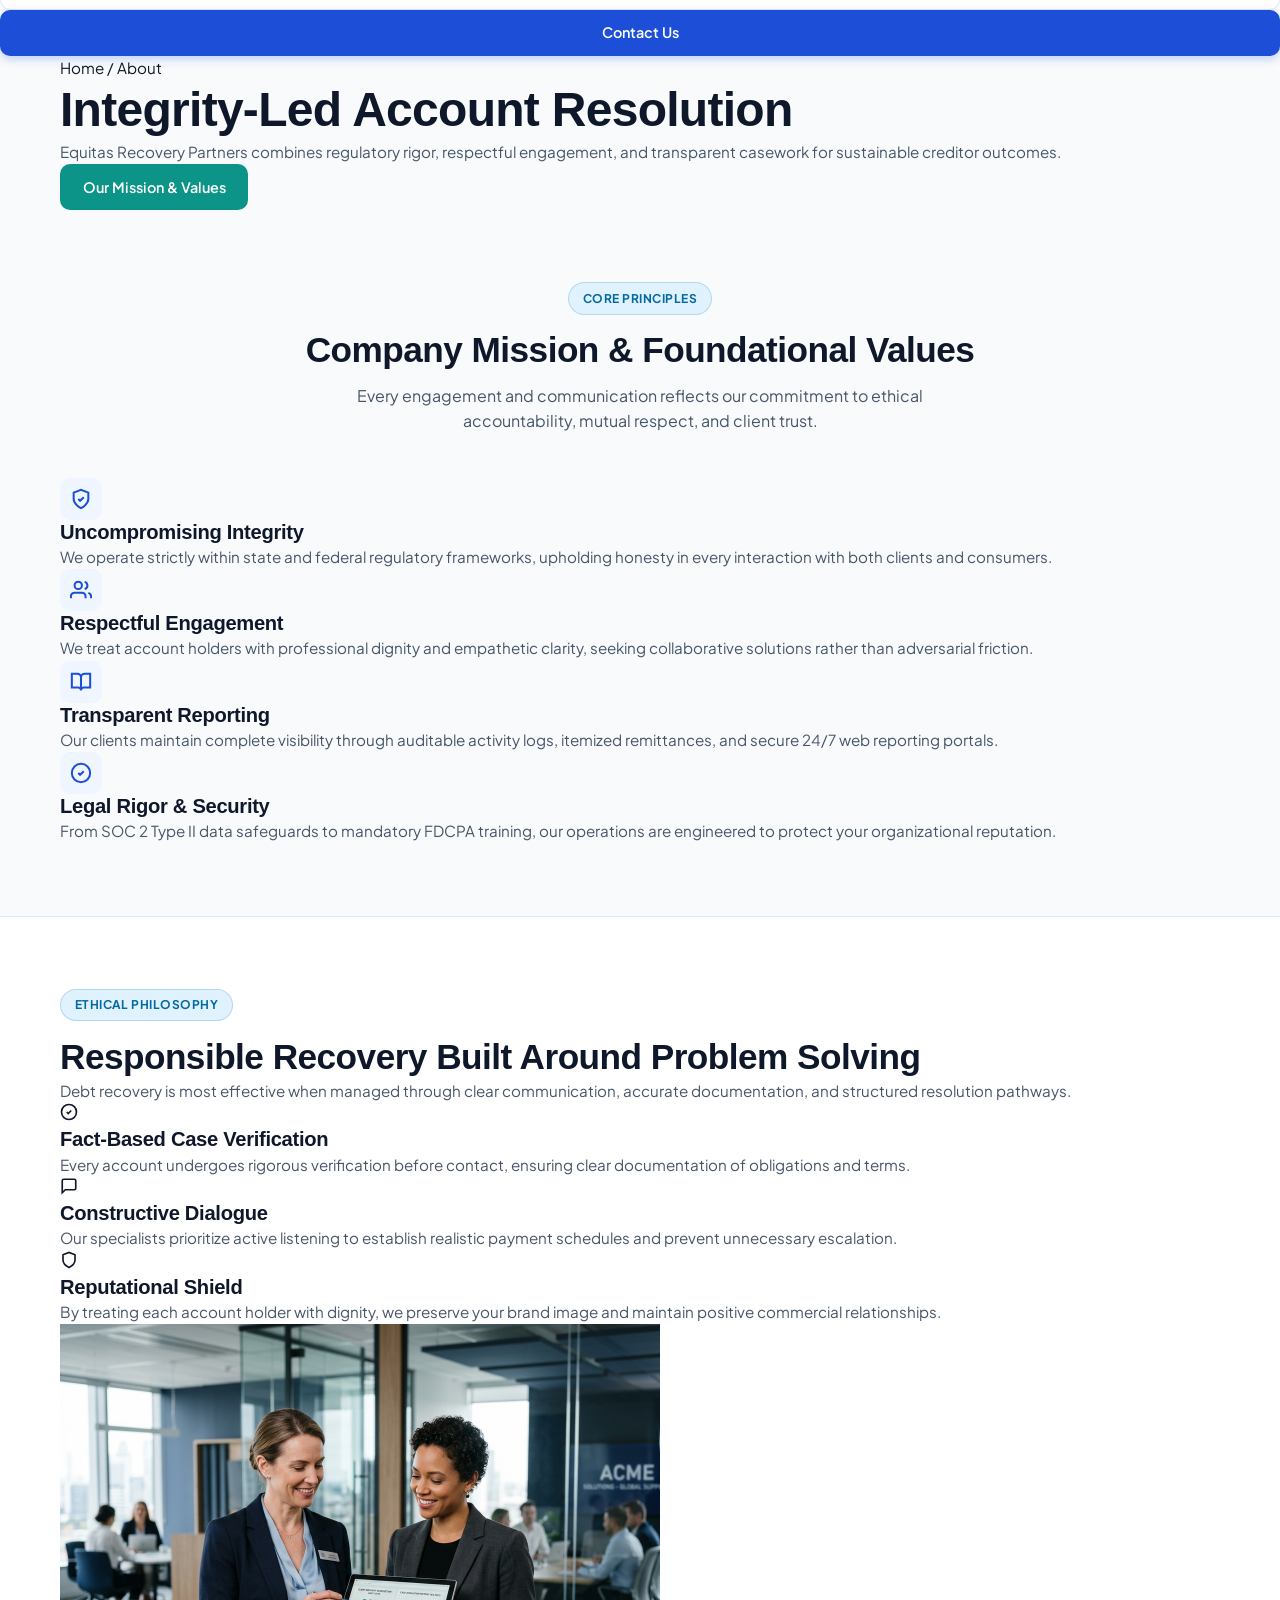
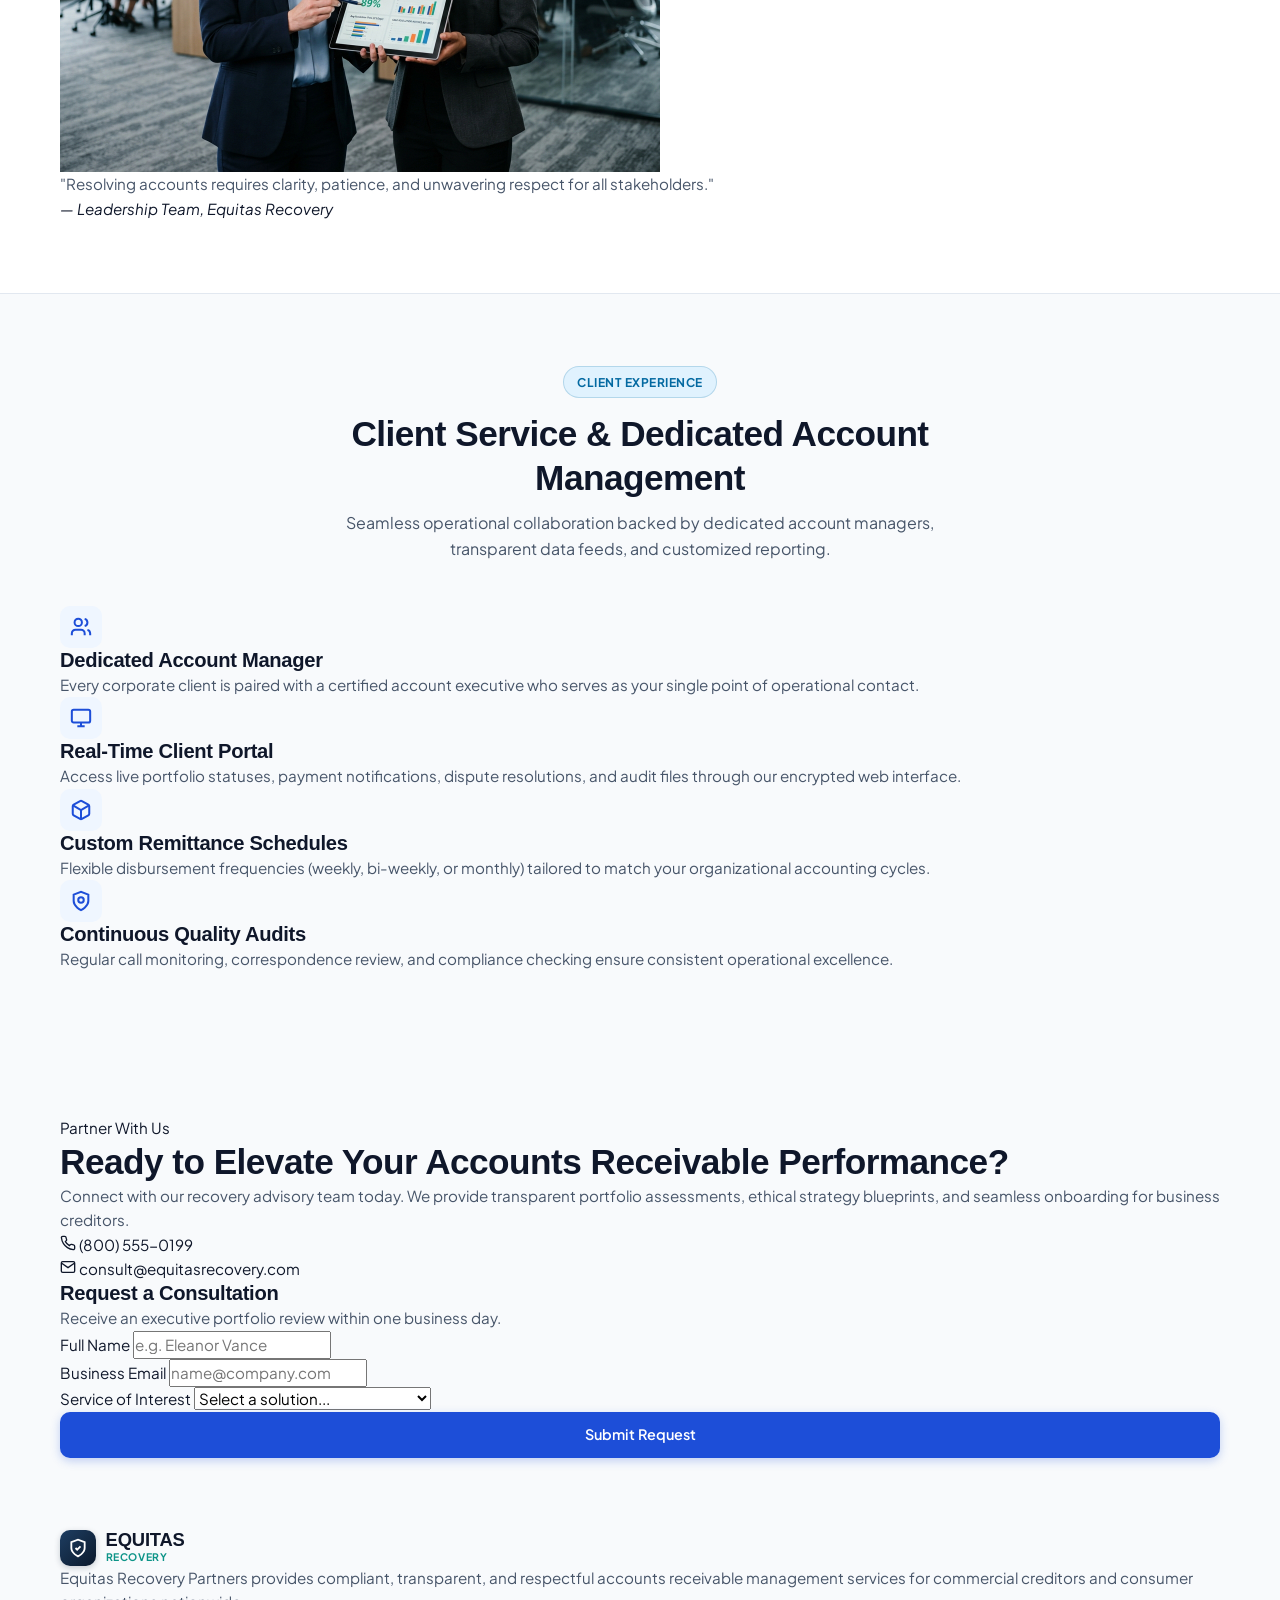
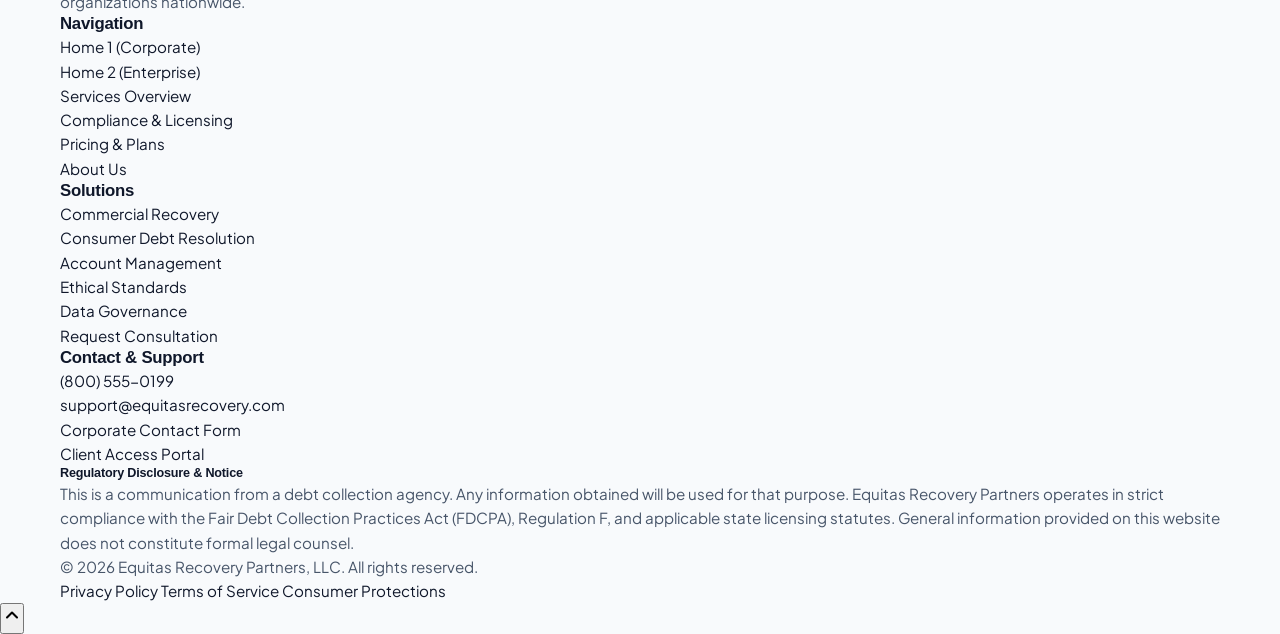
<file: about.html>
<!DOCTYPE html>
<html lang="en" dir="ltr" data-theme="light">
<head>
  <meta charset="UTF-8">
  <meta name="viewport" content="width=device-width, initial-scale=1.0">
  <title>About Us | Equitas Recovery Partners</title>
  <link rel="icon" type="image/svg+xml" href="assets/images/equitas-mark.svg">
  <link rel="apple-touch-icon" href="assets/images/equitas-mark.svg">
  <meta name="description" content="Learn about Equitas Recovery Partners' mission, ethical recovery philosophy, client-first account management, and dedication to transparent financial resolutions.">
  <link rel="preconnect" href="https://fonts.googleapis.com">
  <link rel="preconnect" href="https://fonts.gstatic.com" crossorigin>
  <link href="https://fonts.googleapis.com/css2?family=Plus+Jakarta+Sans:wght@400;500;600;700;800&display=swap" rel="stylesheet">
  <link rel="stylesheet" href="assets/css/style.css">
</head>
<body>

  <!-- Main Navigation Header -->
  <header class="site-header" id="mainHeader">
    <div class="container header-container">
      
      <!-- Brand Logo -->
      <a href="index.html" class="brand-logo" aria-label="Equitas Recovery Partners Homepage">
        <div class="logo-symbol" aria-hidden="true">
          <svg width="22" height="22" viewBox="0 0 24 24" fill="none" stroke="currentColor" stroke-width="2.2" stroke-linecap="round" stroke-linejoin="round">
            <path d="M12 22s8-4 8-10V5l-8-3-8 3v7c0 6 8 10 8 10z"/>
            <path d="m9 12 2 2 4-4"/>
          </svg>
        </div>
        <div class="logo-text">
          <span class="logo-title">EQUITAS</span>
          <span class="logo-subtitle">Recovery</span>
        </div>
      </a>

      <!-- Desktop Nav -->
      <nav class="nav-desktop" aria-label="Main Navigation">
        <ul class="nav-links">
          <li class="nav-item">
            <a href="index.html" class="nav-link" id="homeDropdownBtn" aria-haspopup="true" aria-expanded="false">
              <span>Home</span>
              <svg width="12" height="12" viewBox="0 0 24 24" fill="none" stroke="currentColor" stroke-width="2.5" stroke-linecap="round" stroke-linejoin="round">
                <path d="m6 9 6 6 6-6"/>
              </svg>
            </a>
            <div class="nav-dropdown-menu">
              <a href="index.html" class="dropdown-item">
                <span>Home 1 (Corporate)</span>
              </a>
              <a href="home-2.html" class="dropdown-item">
                <span>Home 2 (Enterprise)</span>
              </a>
            </div>
          </li>
          <li class="nav-item"><a href="services.html" class="nav-link">Services</a></li>
          <li class="nav-item"><a href="compliance.html" class="nav-link">Compliance</a></li>
          <li class="nav-item"><a href="pricing.html" class="nav-link">Pricing</a></li>
          <li class="nav-item"><a href="about.html" class="nav-link active">About</a></li>
          <li class="nav-item"><a href="contact.html" class="nav-link">Contact</a></li>
          <li class="nav-item"><a href="dashboard.html" class="nav-link">Dashboard</a></li>
        </ul>
      </nav>

      <!-- Header Utilities -->
      <div class="header-actions">
        <button type="button" class="control-btn rtl-toggle-btn" aria-label="Toggle RTL/LTR" title="Toggle RTL/LTR">
          <span class="rtl-badge">RTL</span>
        </button>

        <button type="button" class="control-btn theme-toggle-btn" aria-label="Toggle theme" title="Toggle Theme">
          <svg width="18" height="18" viewBox="0 0 24 24" fill="none" stroke="currentColor" stroke-width="2" stroke-linecap="round" stroke-linejoin="round">
            <path d="M12 3a6 6 0 0 0 9 9 9 9 0 1 1-9-9Z"/>
          </svg>
        </button>

        <a href="login.html" class="btn btn-secondary btn-sm" id="clientPortalBtn">
          <span>Portal</span>
        </a>

        <a href="contact.html" class="btn btn-primary btn-sm" id="headerInquiryBtn">
          <span>Contact Us</span>
        </a>

        <button type="button" class="hamburger-btn" aria-label="Open menu" aria-expanded="false" aria-controls="mobileNavDrawer">
          <span></span>
          <span></span>
          <span></span>
        </button>
      </div>

    </div>
  </header>

  <!-- Mobile Drawer -->
  <div class="mobile-nav-overlay" id="mobileNavOverlay" aria-hidden="true"></div>
  <div class="mobile-nav-drawer" id="mobileNavDrawer" role="dialog" aria-modal="true" aria-label="Mobile Menu">
    <div class="drawer-header">
      <div class="brand-logo">
        <div class="logo-symbol" aria-hidden="true">
          <svg width="18" height="18" viewBox="0 0 24 24" fill="none" stroke="currentColor" stroke-width="2.2">
            <path d="M12 22s8-4 8-10V5l-8-3-8 3v7c0 6 8 10 8 10z"/>
            <path d="m9 12 2 2 4-4"/>
          </svg>
        </div>
        <div class="logo-text">
          <span class="logo-title">EQUITAS</span>
        </div>
      </div>
      <button type="button" class="drawer-close-btn" aria-label="Close menu">
        <svg width="18" height="18" viewBox="0 0 24 24" fill="none" stroke="currentColor" stroke-width="2.5" stroke-linecap="round" stroke-linejoin="round">
          <line x1="18" y1="6" x2="6" y2="18"/>
          <line x1="6" y1="6" x2="18" y2="18"/>
        </svg>
      </button>
    </div>

    <div class="drawer-links">
      <div class="drawer-home-group">
        <button type="button" class="drawer-link drawer-home-toggle" aria-controls="drawerHomeMenu" aria-expanded="false">
          <span>Home</span>
          <svg viewBox="0 0 24 24" fill="none" stroke="currentColor" stroke-width="2" aria-hidden="true"><path d="m7 10 5 5 5-5"/></svg>
        </button>
        <div class="drawer-home-menu" id="drawerHomeMenu" hidden>
          <a href="index.html" class="drawer-link" data-home-page="index.html">Home 1 (Corporate)</a>
          <a href="home-2.html" class="drawer-link" data-home-page="home-2.html">Home 2 (Enterprise)</a>
        </div>
      </div>
      <a href="services.html" class="drawer-link">Services</a>
      <a href="compliance.html" class="drawer-link">Compliance &amp; Licensing</a>
      <a href="pricing.html" class="drawer-link">Pricing &amp; Plans</a>
      <a href="about.html" class="drawer-link active">About Us</a>
      <a href="contact.html" class="drawer-link">Contact</a>
      <a href="dashboard.html" class="drawer-link">Dashboard</a>
    </div>

    <div class="drawer-actions">
      <div class="drawer-controls-row">
        <button type="button" class="control-btn theme-toggle-btn" aria-label="Toggle theme in drawer" style="width: 48%; height: 38px;">
          <span>Theme</span>
        </button>
        <button type="button" class="control-btn rtl-toggle-btn" aria-label="Toggle RTL in drawer" style="width: 48%; height: 38px;">
          <span>RTL</span>
        </button>
      </div>
      <a href="login.html" class="btn btn-secondary btn-block">Client Portal</a>
      <a href="contact.html" class="btn btn-primary btn-block">Contact Us</a>
    </div>
  </div>

  <main id="mainContent">

    <!-- SECTION 1: ABOUT HERO -->
    <section class="inner-hero about-hero" id="aboutHero" aria-labelledby="aboutHeroHeadline">
      <div class="container">
        <div class="inner-hero-content">
          <nav class="page-breadcrumb" aria-label="Breadcrumb">
            <a href="index.html">Home</a>
            <span class="breadcrumb-sep" aria-hidden="true">/</span>
            <span aria-current="page">About</span>
          </nav>

          <h1 class="hero-title" id="aboutHeroHeadline">
            Integrity-Led <span class="highlight-text">Account Resolution</span>
          </h1>

          <p class="hero-description">
            Equitas Recovery Partners combines regulatory rigor, respectful engagement, and transparent casework for sustainable creditor outcomes.
          </p>

          <div class="hero-cta-group">
            <a href="#mission" class="btn btn-teal">
              <span>Our Mission &amp; Values</span>
            </a>
          </div>
        </div>
      </div>
    </section>

    <!-- SECTION 2: COMPANY MISSION AND VALUES -->
    <section class="section" id="mission">
      <div class="container">
        <div class="section-header text-center">
          <div class="badge badge-accent">Core Principles</div>
          <h2>Company Mission &amp; Foundational Values</h2>
          <p class="section-subtitle">
            Every engagement and communication reflects our commitment to ethical accountability, mutual respect, and client trust.
          </p>
        </div>

        <div class="about-values-grid">
          <div class="about-value-card">
            <div class="icon-box" aria-hidden="true">
              <svg width="22" height="22" viewBox="0 0 24 24" fill="none" stroke="currentColor" stroke-width="2.2">
                <path d="M12 22s8-4 8-10V5l-8-3-8 3v7c0 6 8 10 8 10z"/>
                <path d="m9 12 2 2 4-4"/>
              </svg>
            </div>
            <h3>Uncompromising Integrity</h3>
            <p>
              We operate strictly within state and federal regulatory frameworks, upholding honesty in every interaction with both clients and consumers.
            </p>
          </div>

          <div class="about-value-card">
            <div class="icon-box" aria-hidden="true">
              <svg width="22" height="22" viewBox="0 0 24 24" fill="none" stroke="currentColor" stroke-width="2.2">
                <path d="M17 21v-2a4 4 0 0 0-4-4H5a4 4 0 0 0-4 4v2"/>
                <circle cx="9" cy="7" r="4"/>
                <path d="M23 21v-2a4 4 0 0 0-3-3.87"/>
                <path d="M16 3.13a4 4 0 0 1 0 7.75"/>
              </svg>
            </div>
            <h3>Respectful Engagement</h3>
            <p>
              We treat account holders with professional dignity and empathetic clarity, seeking collaborative solutions rather than adversarial friction.
            </p>
          </div>

          <div class="about-value-card">
            <div class="icon-box" aria-hidden="true">
              <svg width="22" height="22" viewBox="0 0 24 24" fill="none" stroke="currentColor" stroke-width="2.2">
                <path d="M2 3h6a4 4 0 0 1 4 4v14a3 3 0 0 0-3-3H2z"/>
                <path d="M22 3h-6a4 4 0 0 0-4 4v14a3 3 0 0 1 3-3h7z"/>
              </svg>
            </div>
            <h3>Transparent Reporting</h3>
            <p>
              Our clients maintain complete visibility through auditable activity logs, itemized remittances, and secure 24/7 web reporting portals.
            </p>
          </div>

          <div class="about-value-card">
            <div class="icon-box" aria-hidden="true">
              <svg width="22" height="22" viewBox="0 0 24 24" fill="none" stroke="currentColor" stroke-width="2.2">
                <circle cx="12" cy="12" r="10"/>
                <path d="m9 12 2 2 4-4"/>
              </svg>
            </div>
            <h3>Legal Rigor &amp; Security</h3>
            <p>
              From SOC 2 Type II data safeguards to mandatory FDCPA training, our operations are engineered to protect your organizational reputation.
            </p>
          </div>
        </div>
      </div>
    </section>

    <!-- SECTION 3: ETHICAL RECOVERY APPROACH -->
    <section class="section" id="approach" style="background-color: var(--bg-surface); border-top: 1px solid var(--border-color); border-bottom: 1px solid var(--border-color);">
      <div class="container">
        <div class="approach-grid">
          <div class="approach-content">
            <div class="badge badge-accent">Ethical Philosophy</div>
            <h2>Responsible Recovery Built Around Problem Solving</h2>
            <p class="approach-lead">
              Debt recovery is most effective when managed through clear communication, accurate documentation, and structured resolution pathways.
            </p>

            <div class="approach-points">
              <div class="approach-point">
                <div class="point-icon" aria-hidden="true">
                  <svg width="18" height="18" viewBox="0 0 24 24" fill="none" stroke="currentColor" stroke-width="2.2">
                    <path d="m9 12 2 2 4-4"/>
                    <circle cx="12" cy="12" r="10"/>
                  </svg>
                </div>
                <div>
                  <h3>Fact-Based Case Verification</h3>
                  <p>Every account undergoes rigorous verification before contact, ensuring clear documentation of obligations and terms.</p>
                </div>
              </div>

              <div class="approach-point">
                <div class="point-icon" aria-hidden="true">
                  <svg width="18" height="18" viewBox="0 0 24 24" fill="none" stroke="currentColor" stroke-width="2.2">
                    <path d="M21 15a2 2 0 0 1-2 2H7l-4 4V5a2 2 0 0 1 2-2h14a2 2 0 0 1 2 2z"/>
                  </svg>
                </div>
                <div>
                  <h3>Constructive Dialogue</h3>
                  <p>Our specialists prioritize active listening to establish realistic payment schedules and prevent unnecessary escalation.</p>
                </div>
              </div>

              <div class="approach-point">
                <div class="point-icon" aria-hidden="true">
                  <svg width="18" height="18" viewBox="0 0 24 24" fill="none" stroke="currentColor" stroke-width="2.2">
                    <path d="M12 22s8-4 8-10V5l-8-3-8 3v7c0 6 8 10 8 10z"/>
                  </svg>
                </div>
                <div>
                  <h3>Reputational Shield</h3>
                  <p>By treating each account holder with dignity, we preserve your brand image and maintain positive commercial relationships.</p>
                </div>
              </div>
            </div>
          </div>

          <div class="approach-media">
            <div class="approach-image-frame">
              <img src="assets/images/about-service.jpg" alt="Equitas client services leadership discussing ethical account strategies" width="600" height="400" loading="lazy">
              <div class="approach-quote-box">
                <p>"Resolving accounts requires clarity, patience, and unwavering respect for all stakeholders."</p>
                <cite>— Leadership Team, Equitas Recovery</cite>
              </div>
            </div>
          </div>
        </div>
      </div>
    </section>

    <!-- SECTION 4: CLIENT SERVICE AND ACCOUNT MANAGEMENT -->
    <section class="section" id="accountManagement">
      <div class="container">
        <div class="section-header text-center">
          <div class="badge badge-accent">Client Experience</div>
          <h2>Client Service &amp; Dedicated Account Management</h2>
          <p class="section-subtitle">
            Seamless operational collaboration backed by dedicated account managers, transparent data feeds, and customized reporting.
          </p>
        </div>

        <div class="about-mgmt-grid">
          <div class="about-mgmt-card">
            <div class="icon-box" aria-hidden="true">
              <svg width="22" height="22" viewBox="0 0 24 24" fill="none" stroke="currentColor" stroke-width="2.2">
                <path d="M16 21v-2a4 4 0 0 0-4-4H6a4 4 0 0 0-4 4v2"/>
                <circle cx="9" cy="7" r="4"/>
                <path d="M22 21v-2a4 4 0 0 0-3-3.87"/>
                <path d="M16 3.13a4 4 0 0 1 0 7.75"/>
              </svg>
            </div>
            <h3>Dedicated Account Manager</h3>
            <p>
              Every corporate client is paired with a certified account executive who serves as your single point of operational contact.
            </p>
          </div>

          <div class="about-mgmt-card">
            <div class="icon-box" aria-hidden="true">
              <svg width="22" height="22" viewBox="0 0 24 24" fill="none" stroke="currentColor" stroke-width="2.2">
                <rect width="20" height="14" x="2" y="3" rx="2"/>
                <line x1="8" x2="16" y1="21" y2="21"/>
                <line x1="12" x2="12" y1="17" y2="21"/>
              </svg>
            </div>
            <h3>Real-Time Client Portal</h3>
            <p>
              Access live portfolio statuses, payment notifications, dispute resolutions, and audit files through our encrypted web interface.
            </p>
          </div>

          <div class="about-mgmt-card">
            <div class="icon-box" aria-hidden="true">
              <svg width="22" height="22" viewBox="0 0 24 24" fill="none" stroke="currentColor" stroke-width="2.2">
                <path d="M21 16V8a2 2 0 0 0-1-1.73l-7-4a2 2 0 0 0-2 0l-7 4A2 2 0 0 0 3 8v8a2 2 0 0 0 1 1.73l7 4a2 2 0 0 0 2 0l7-4A2 2 0 0 0 21 16z"/>
                <polyline points="3.27 6.96 12 12.01 20.73 6.96"/>
                <line x1="12" x2="12" y1="22.08" y2="12"/>
              </svg>
            </div>
            <h3>Custom Remittance Schedules</h3>
            <p>
              Flexible disbursement frequencies (weekly, bi-weekly, or monthly) tailored to match your organizational accounting cycles.
            </p>
          </div>

          <div class="about-mgmt-card">
            <div class="icon-box" aria-hidden="true">
              <svg width="22" height="22" viewBox="0 0 24 24" fill="none" stroke="currentColor" stroke-width="2.2">
                <path d="M12 22s8-4 8-10V5l-8-3-8 3v7c0 6 8 10 8 10z"/>
                <circle cx="12" cy="11" r="3"/>
              </svg>
            </div>
            <h3>Continuous Quality Audits</h3>
            <p>
              Regular call monitoring, correspondence review, and compliance checking ensure consistent operational excellence.
            </p>
          </div>
        </div>
      </div>
    </section>

    <!-- SECTION 5: CONTACT / CONSULTATION CTA -->
    <section class="section cta-section" id="aboutCta">
      <div class="container">
        <div class="cta-container-card">
          <div class="cta-content-grid">
            <div class="cta-text-side">
              <div class="cta-eyebrow">
                Partner With Us
              </div>
              <h2>Ready to Elevate Your Accounts Receivable Performance?</h2>
              <p>
                Connect with our recovery advisory team today. We provide transparent portfolio assessments, ethical strategy blueprints, and seamless onboarding for business creditors.
              </p>
              <div class="cta-contact-pills">
                <div class="contact-pill-item">
                  <svg width="16" height="16" viewBox="0 0 24 24" fill="none" stroke="currentColor" stroke-width="2">
                    <path d="M22 16.92v3a2 2 0 0 1-2.18 2 19.79 19.79 0 0 1-8.63-3.07 19.5 19.5 0 0 1-6-6 19.79 19.79 0 0 1-3.07-8.67A2 2 0 0 1 4.11 2h3a2 2 0 0 1 2 1.72 12.84 12.84 0 0 0 .7 2.81 2 2 0 0 1-.45 2.11L8.09 9.91a16 16 0 0 0 6 6l1.27-1.27a2 2 0 0 1 2.11-.45 12.84 12.84 0 0 0 2.81.7A2 2 0 0 1 22 16.92z"/>
                  </svg>
                  <span>(800) 555-0199</span>
                </div>
                <div class="contact-pill-item">
                  <svg width="16" height="16" viewBox="0 0 24 24" fill="none" stroke="currentColor" stroke-width="2">
                    <path d="M4 4h16c1.1 0 2 .9 2 2v12c0 1.1-.9 2-2 2H4c-1.1 0-2-.9-2-2V6c0-1.1.9-2 2-2z"/>
                    <polyline points="22,6 12,13 2,6"/>
                  </svg>
                  <span>consult@equitasrecovery.com</span>
                </div>
              </div>
            </div>

            <div class="cta-form-side">
              <div class="cta-form-box">
                <h3>Request a Consultation</h3>
                <p class="form-subtitle">Receive an executive portfolio review within one business day.</p>
                <form class="cta-quick-form" id="aboutConsultForm" novalidate>
                  <div class="form-group">
                    <label for="aboutContactName" class="form-label">Full Name</label>
                    <input type="text" id="aboutContactName" name="name" class="form-input" placeholder="e.g. Eleanor Vance" required>
                  </div>
                  <div class="form-group">
                    <label for="aboutContactEmail" class="form-label">Business Email</label>
                    <input type="email" id="aboutContactEmail" name="email" class="form-input" placeholder="name@company.com" required>
                  </div>
                  <div class="form-group">
                    <label for="aboutContactService" class="form-label">Service of Interest</label>
                    <select id="aboutContactService" name="service" class="form-select" required>
                      <option value="">Select a solution...</option>
                      <option value="Commercial B2B Recovery">Commercial B2B Recovery</option>
                      <option value="Consumer Debt Management">Consumer Debt Management</option>
                      <option value="First-Party Early Intervention">First-Party Early Intervention</option>
                      <option value="Portfolio Compliance Audit">Portfolio Compliance Audit</option>
                    </select>
                  </div>
                  <button type="submit" class="btn btn-primary btn-block">
                    <span>Submit Request</span>
                  </button>
                  <div class="form-status-msg" id="aboutFormStatus" role="status" aria-live="polite"></div>
                </form>
              </div>
            </div>
          </div>
        </div>
      </div>
    </section>

  </main>

  <!-- Shared Footer -->
  <footer class="site-footer" id="siteFooter">
    <div class="container">
      <div class="footer-main-grid">
        <div class="footer-brand-col">
          <div class="brand-logo">
            <div class="logo-symbol" aria-hidden="true">
              <svg width="20" height="20" viewBox="0 0 24 24" fill="none" stroke="currentColor" stroke-width="2.2">
                <path d="M12 22s8-4 8-10V5l-8-3-8 3v7c0 6 8 10 8 10z"/>
                <path d="m9 12 2 2 4-4"/>
              </svg>
            </div>
            <div class="logo-text">
              <span class="logo-title">EQUITAS</span>
              <span class="logo-subtitle">Recovery</span>
            </div>
          </div>
          <p>
            Equitas Recovery Partners provides compliant, transparent, and respectful accounts receivable management services for commercial creditors and consumer organizations nationwide.
          </p>
        </div>

        <div class="footer-col">
          <h4>Navigation</h4>
          <ul class="footer-links">
            <li><a href="index.html">Home 1 (Corporate)</a></li>
            <li><a href="home-2.html">Home 2 (Enterprise)</a></li>
            <li><a href="services.html">Services Overview</a></li>
            <li><a href="compliance.html">Compliance &amp; Licensing</a></li>
            <li><a href="pricing.html">Pricing &amp; Plans</a></li>
            <li><a href="about.html">About Us</a></li>
          </ul>
        </div>

        <div class="footer-col">
          <h4>Solutions</h4>
          <ul class="footer-links">
            <li><a href="services.html#commercial">Commercial Recovery</a></li>
            <li><a href="services.html#consumer">Consumer Debt Resolution</a></li>
            <li><a href="services.html#process">Account Management</a></li>
            <li><a href="compliance.html#principles">Ethical Standards</a></li>
            <li><a href="compliance.html#security">Data Governance</a></li>
            <li><a href="contact.html">Request Consultation</a></li>
          </ul>
        </div>

        <div class="footer-col">
          <h4>Contact &amp; Support</h4>
          <ul class="footer-links">
            <li><a href="tel:+18005550199">(800) 555-0199</a></li>
            <li><a href="mailto:support@equitasrecovery.com">support@equitasrecovery.com</a></li>
            <li><a href="contact.html">Corporate Contact Form</a></li>
            <li><a href="contact.html">Client Access Portal</a></li>
          </ul>
        </div>
      </div>

      <div class="footer-compliance-banner">
        <h5>Regulatory Disclosure &amp; Notice</h5>
        <p>
          This is a communication from a debt collection agency. Any information obtained will be used for that purpose. Equitas Recovery Partners operates in strict compliance with the Fair Debt Collection Practices Act (FDCPA), Regulation F, and applicable state licensing statutes. General information provided on this website does not constitute formal legal counsel.
        </p>
      </div>

      <div class="footer-bottom-bar">
        <p>&copy; 2026 Equitas Recovery Partners, LLC. All rights reserved.</p>
        <div class="footer-legal-links">
          <a href="compliance.html">Privacy Policy</a>
          <a href="compliance.html">Terms of Service</a>
          <a href="compliance.html">Consumer Protections</a>
        </div>
      </div>
    </div>
  </footer>

  <!-- Back to Top Button -->
  <button type="button" class="back-to-top-btn" id="backToTopBtn" aria-label="Back to top">
    <svg width="20" height="20" viewBox="0 0 24 24" fill="none" stroke="currentColor" stroke-width="2.5" stroke-linecap="round" stroke-linejoin="round">
      <path d="m18 15-6-6-6 6"/>
    </svg>
  </button>

  <script src="assets/js/main.js"></script>
</body>
</html>
</file>
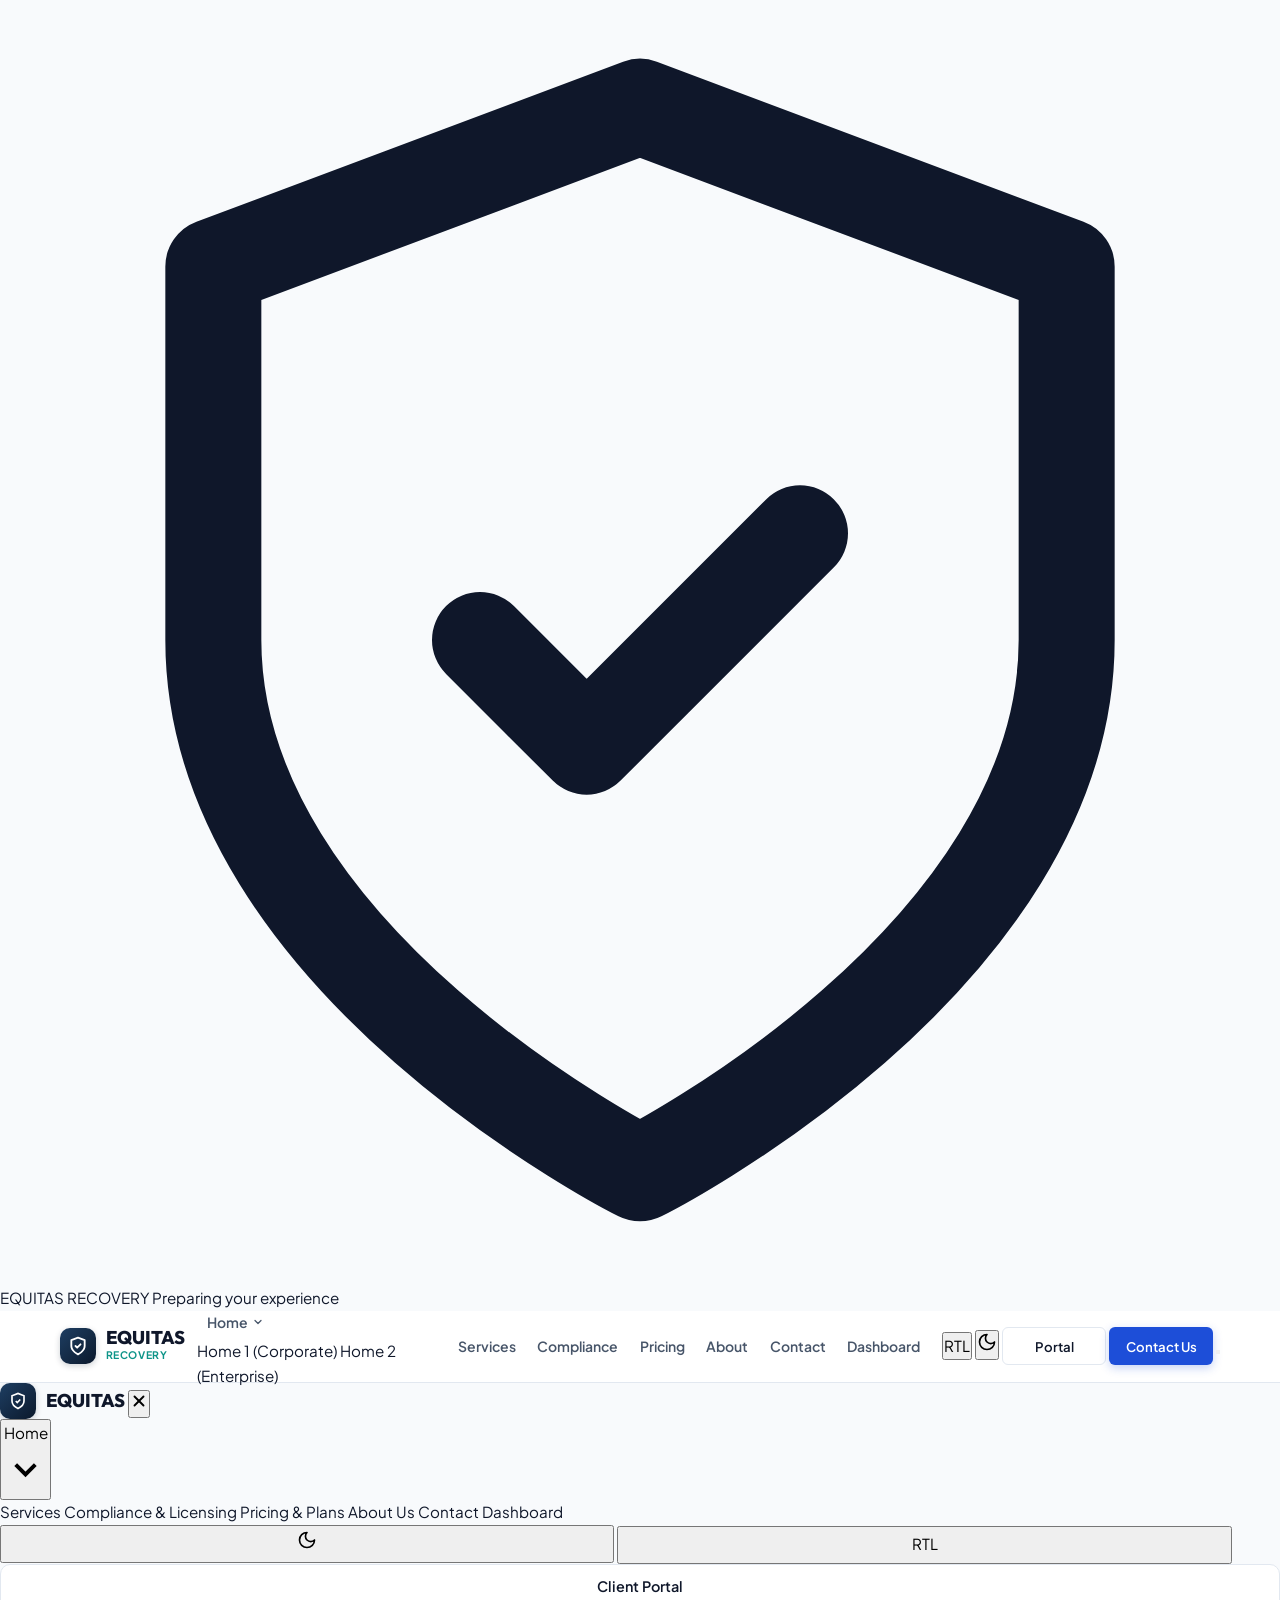
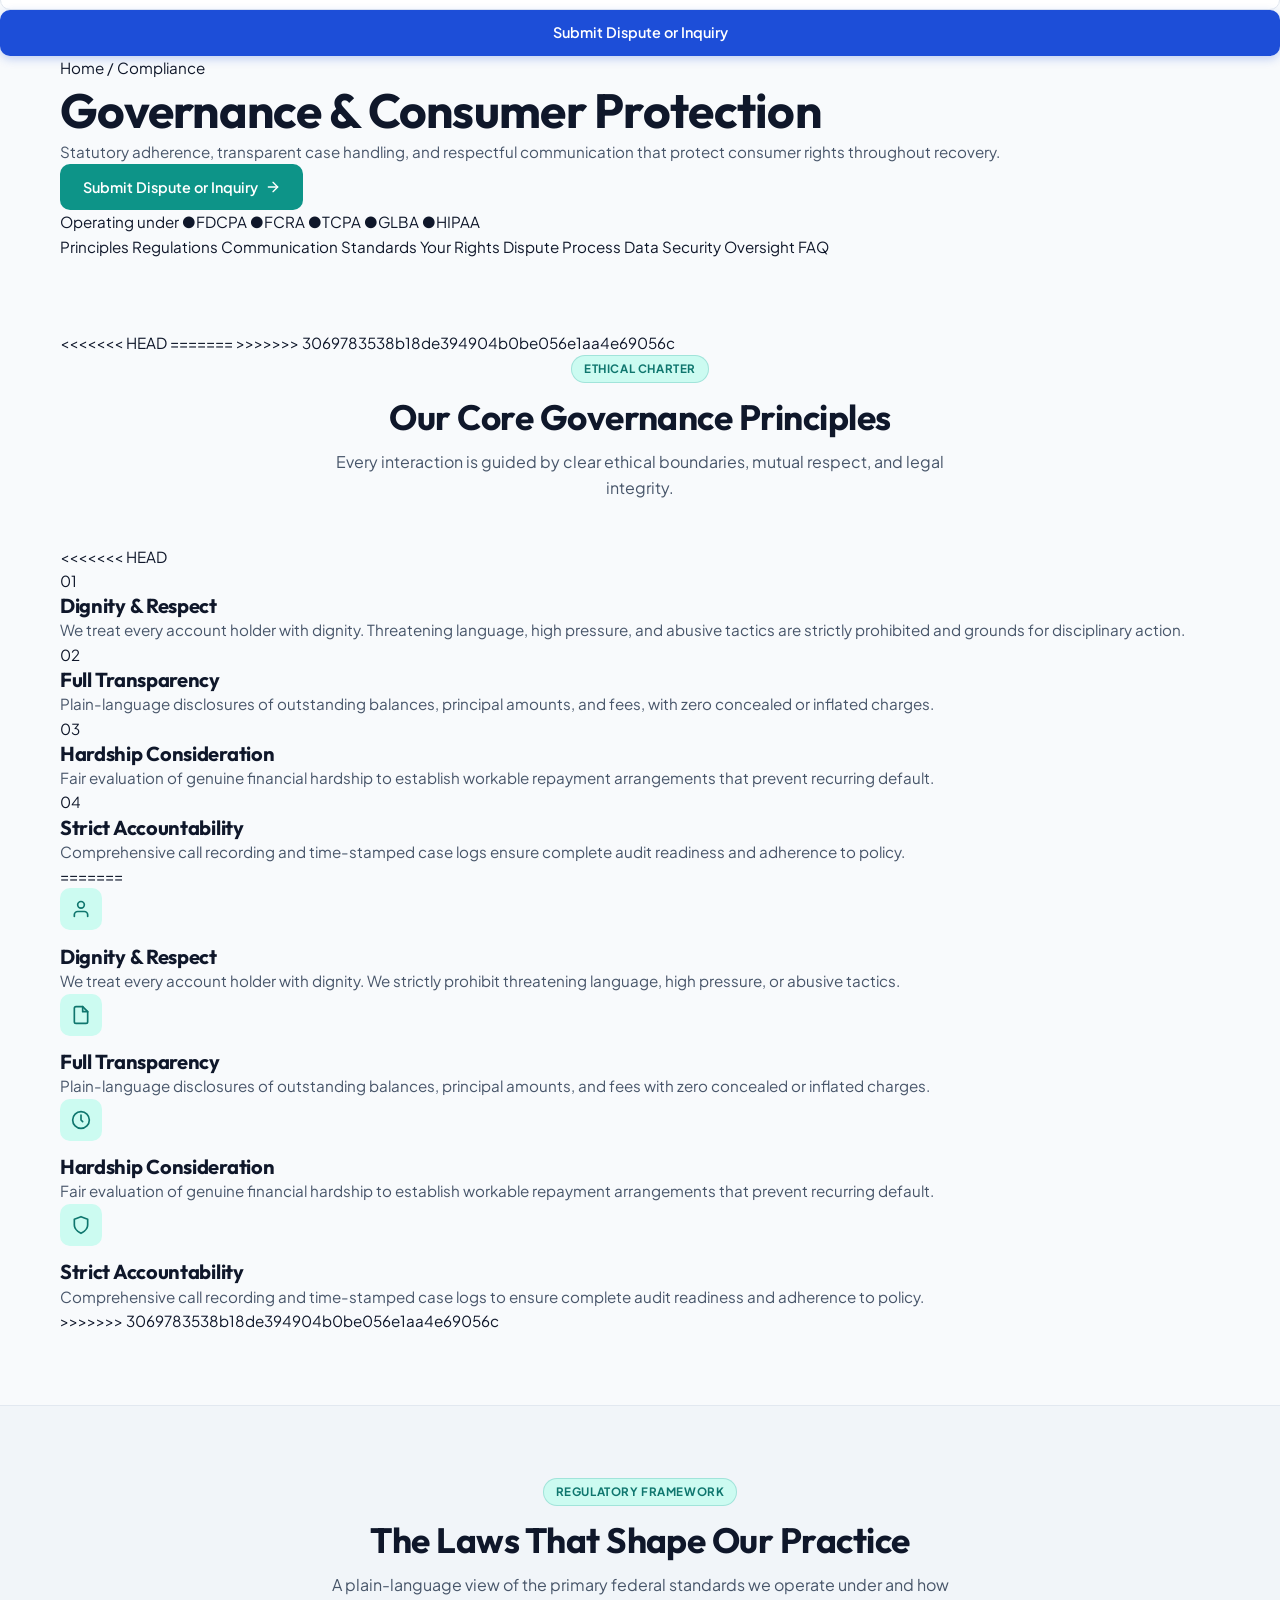
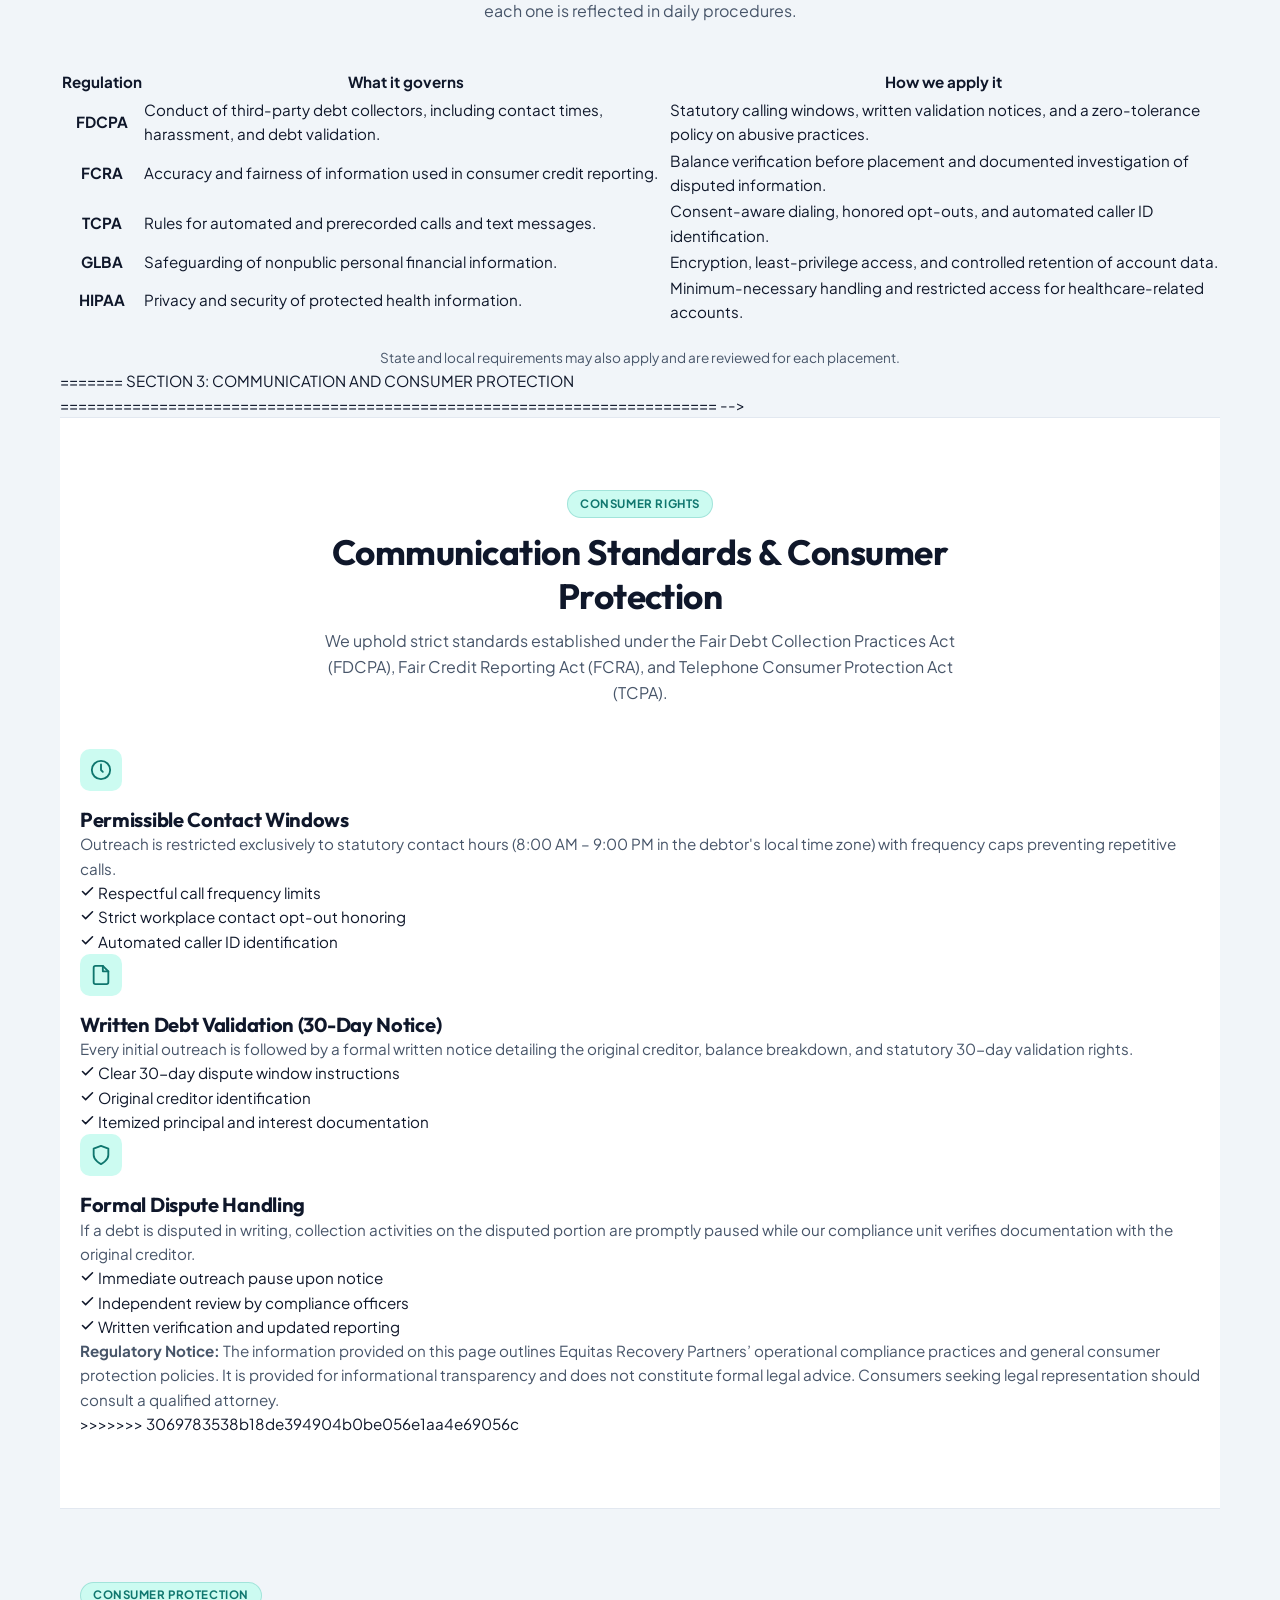
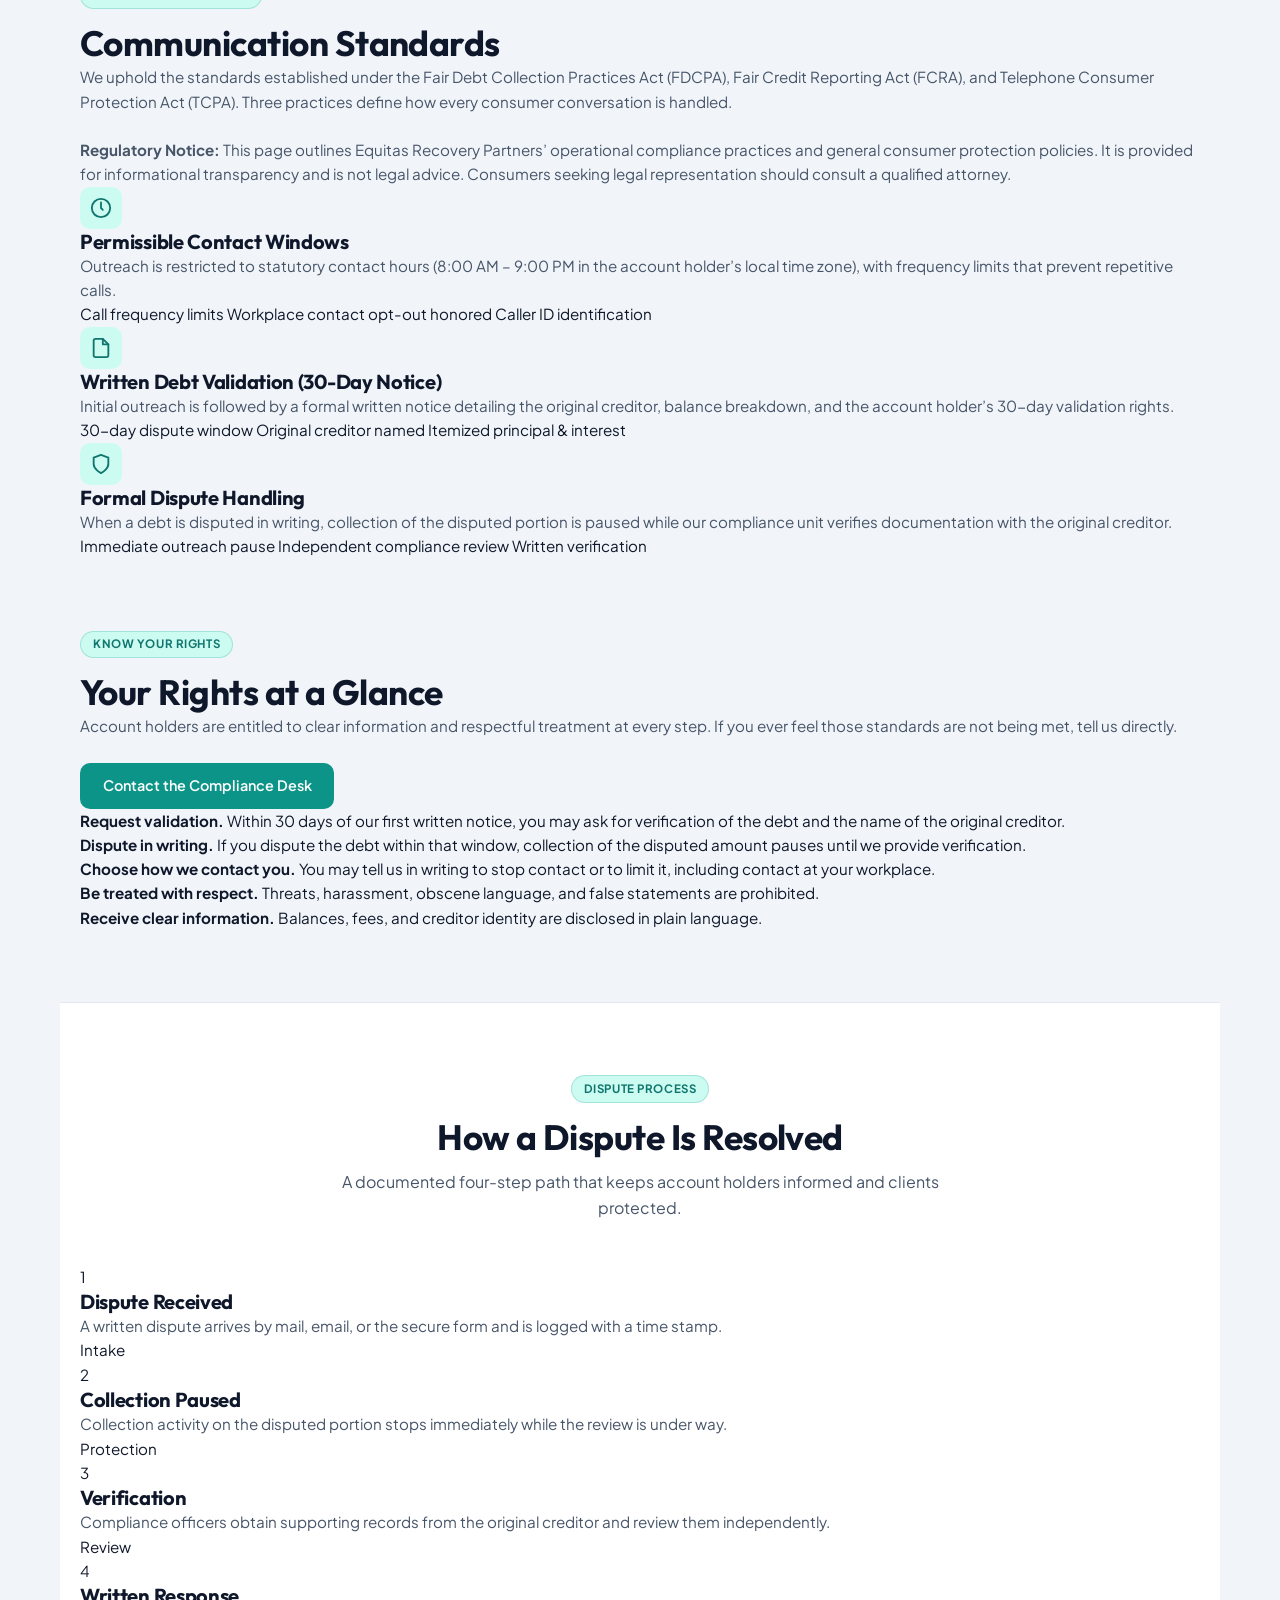
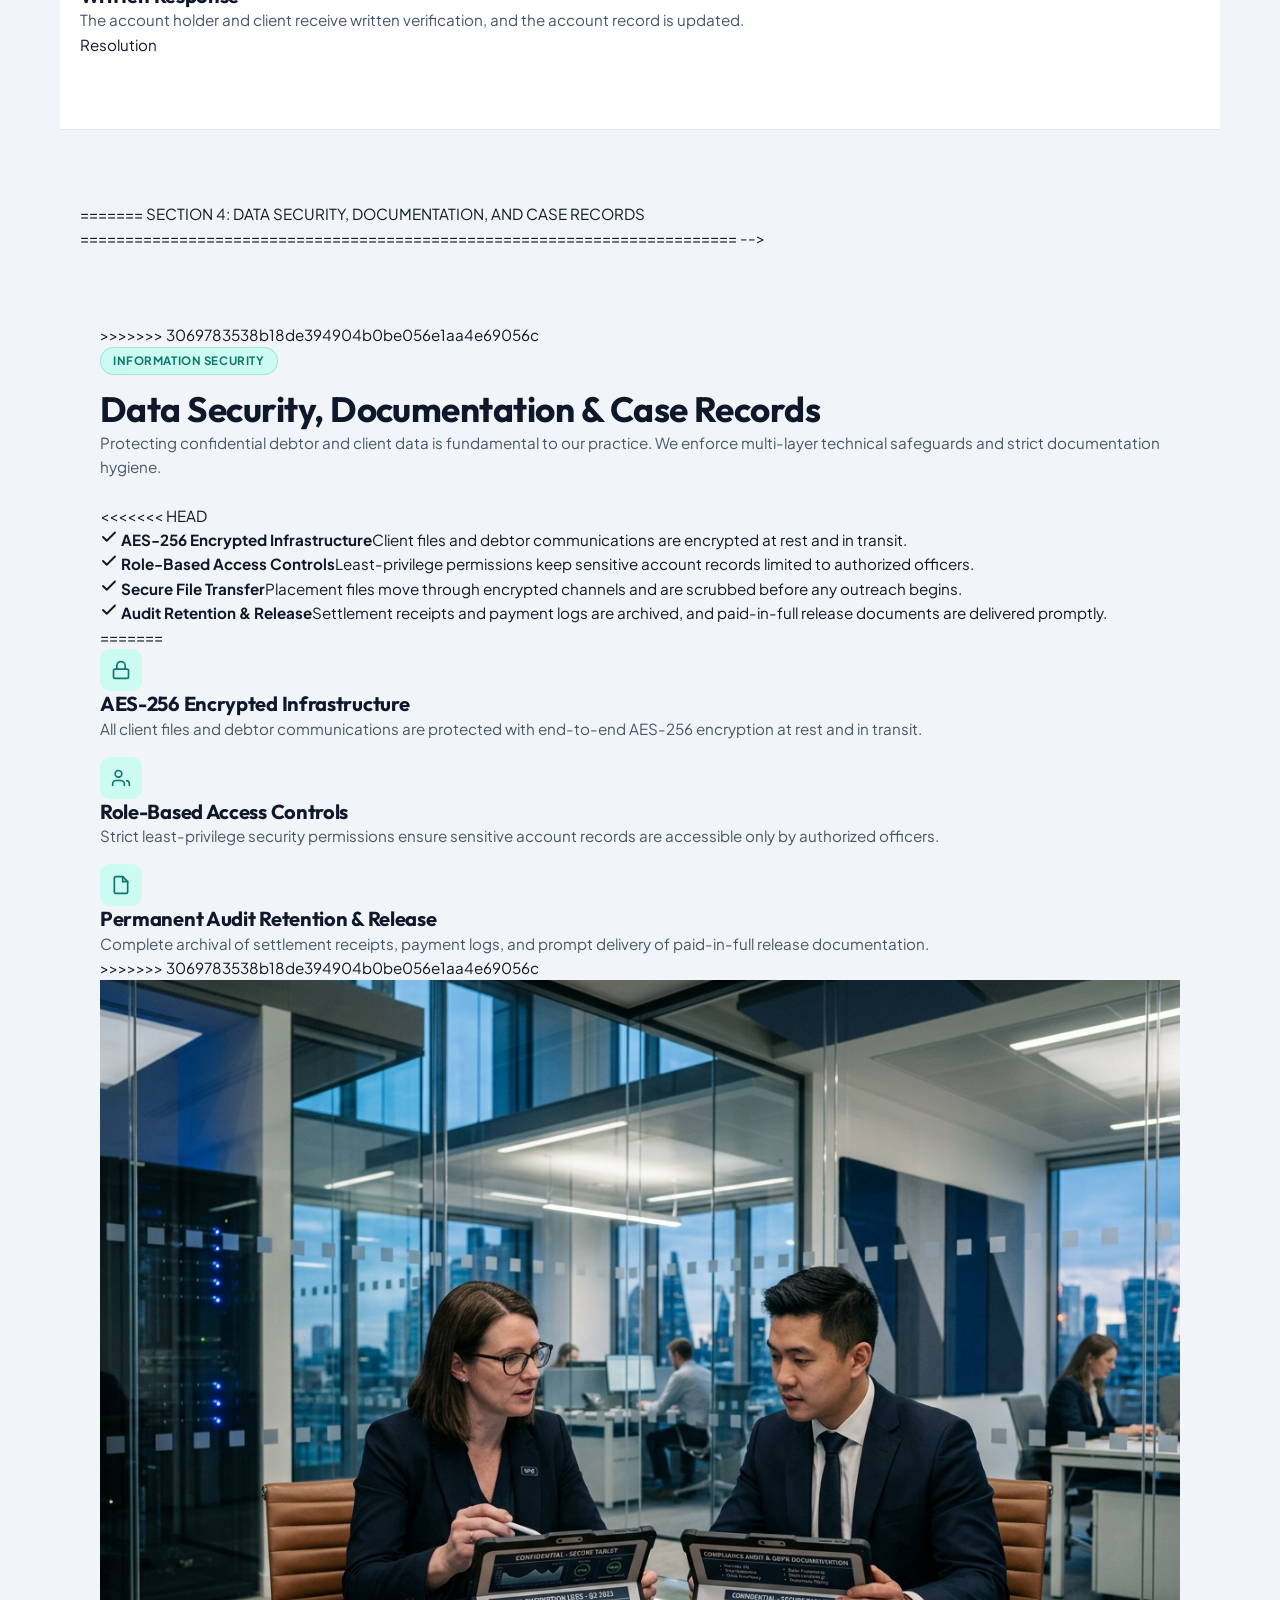
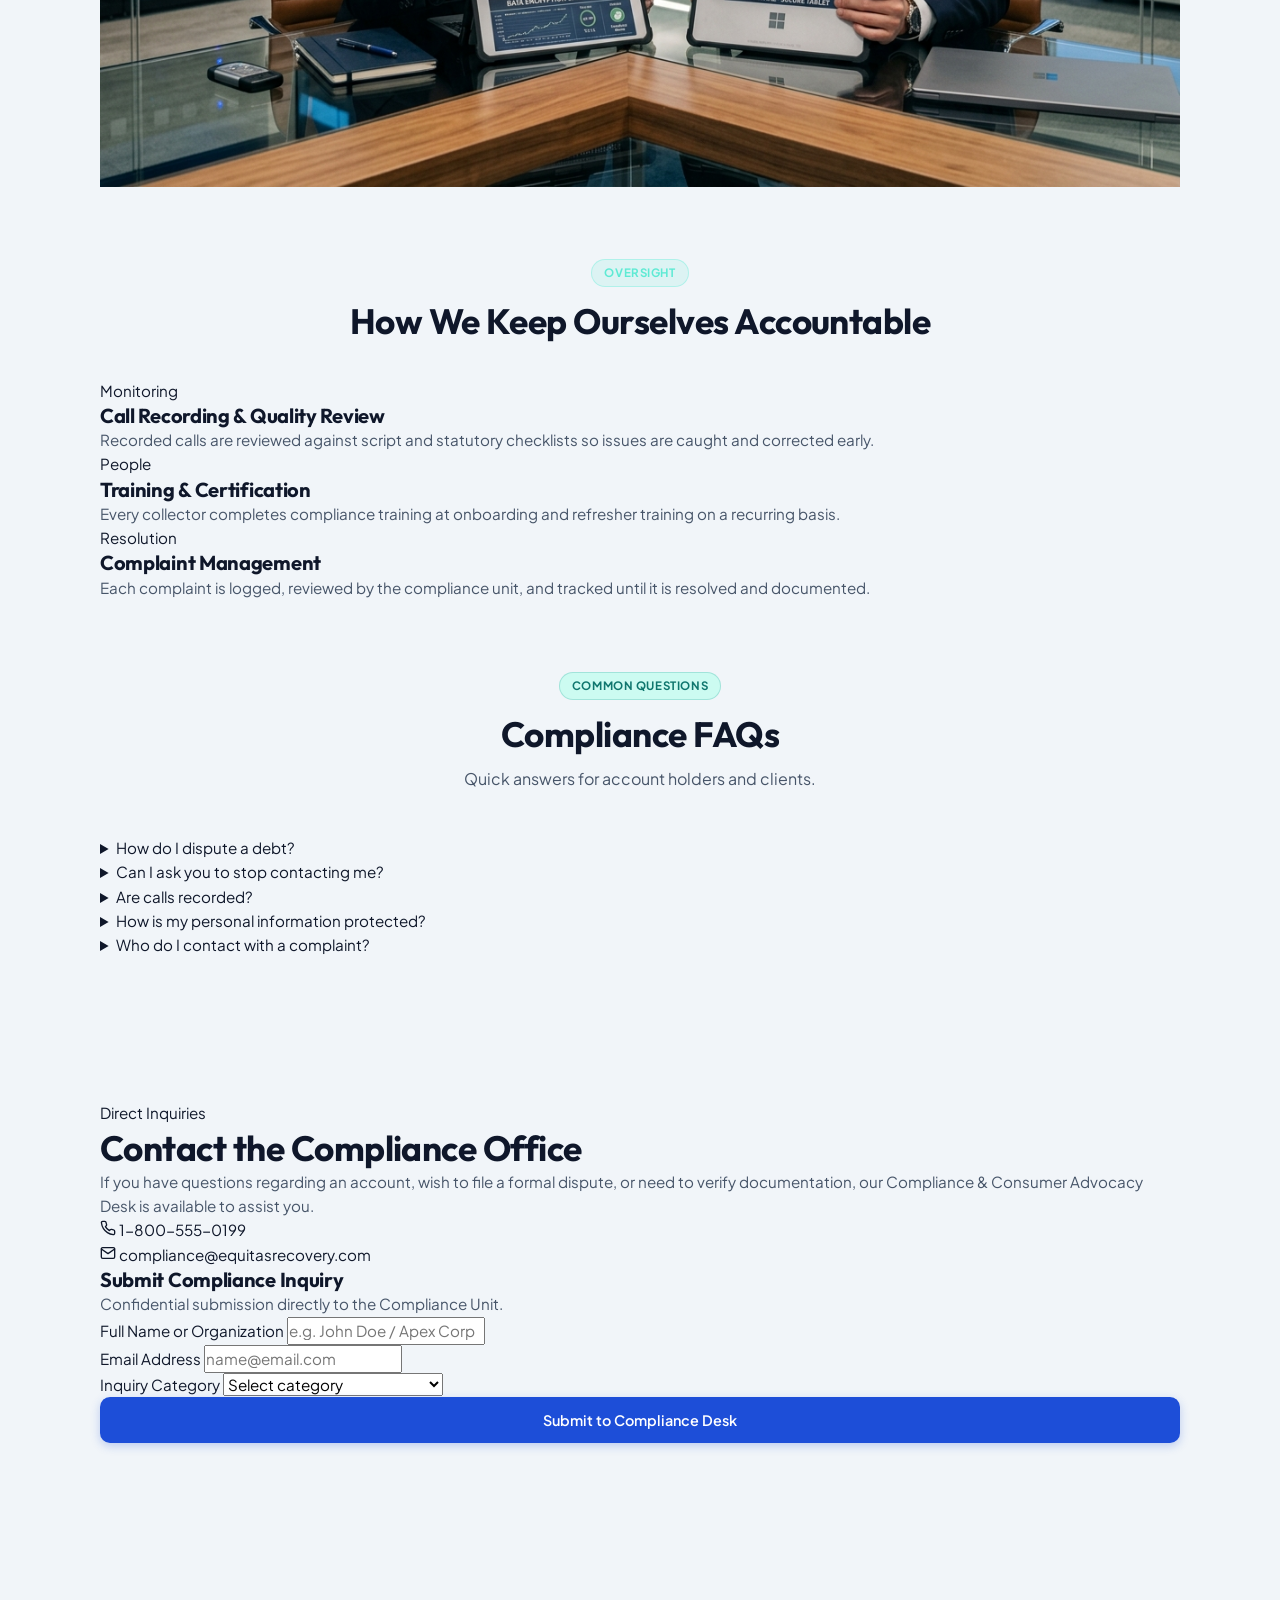
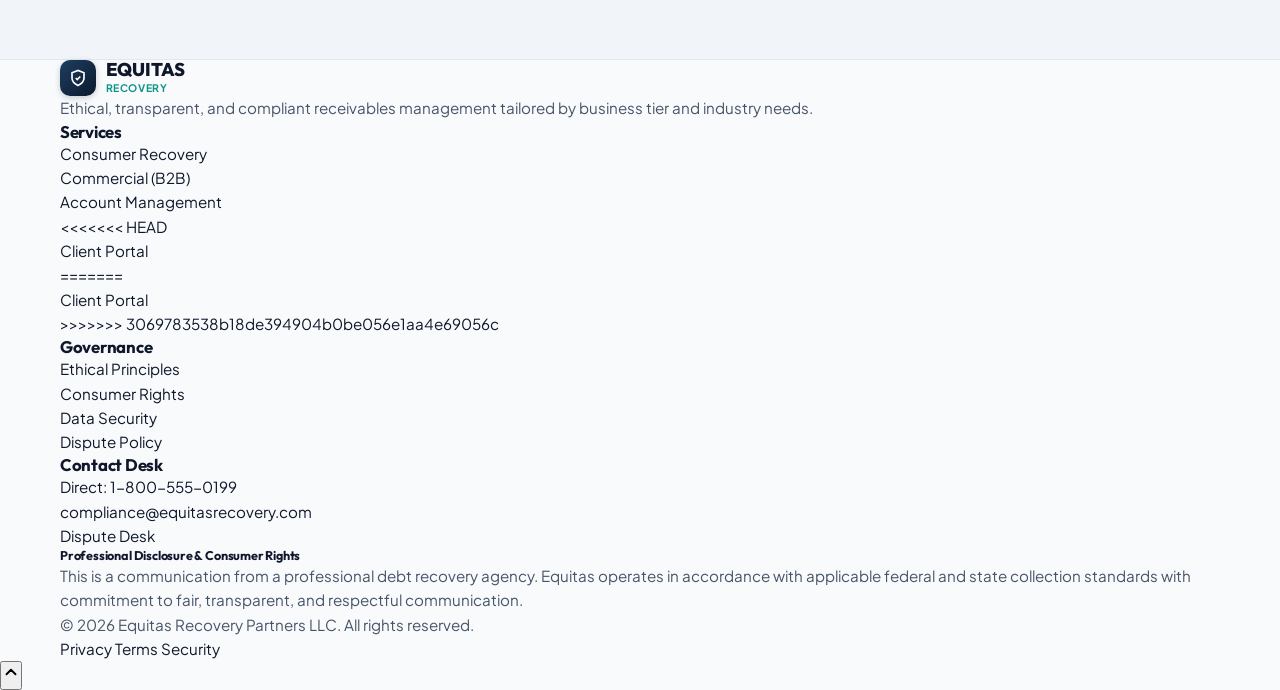
<file: compliance.html>
<!DOCTYPE html>
<html lang="en" dir="ltr" data-theme="light">
<head>
  <meta charset="UTF-8">
  <meta name="viewport" content="width=device-width, initial-scale=1.0">
  <title>Compliance &amp; Licensing | Equitas Recovery Partners</title>
  <link rel="icon" type="image/svg+xml" href="assets/images/equitas-mark.svg">
  <link rel="apple-touch-icon" href="assets/images/equitas-mark.svg">
  <meta name="description" content="Learn about our commitment to ethical debt recovery, statutory compliance (FDCPA, FCRA, TCPA), data security protocols, and consumer protection rights.">
  
  <!-- Fonts -->
  <link rel="preconnect" href="https://fonts.googleapis.com">
  <link rel="preconnect" href="https://fonts.gstatic.com" crossorigin>
  <link href="https://fonts.googleapis.com/css2?family=Outfit:wght@600;700;800&family=Plus+Jakarta+Sans:wght@400;500;600;700&display=swap" rel="stylesheet">
  
  <!-- Main Stylesheet -->
  <link rel="stylesheet" href="assets/css/style.css">
</head>
<body>

  <!-- =========================================================================
       SHARED HEADER
       ========================================================================= -->
  <header class="site-header" id="mainHeader">
    <div class="container header-container">
      
      <!-- Brand Logo -->
      <a href="index.html" class="brand-logo" aria-label="Equitas Home">
        <div class="logo-symbol" aria-hidden="true">
          <svg width="20" height="20" viewBox="0 0 24 24" fill="none" stroke="currentColor" stroke-width="2.2" stroke-linecap="round" stroke-linejoin="round">
            <path d="M12 22s8-4 8-10V5l-8-3-8 3v7c0 6 8 10 8 10z"/>
            <path d="m9 12 2 2 4-4"/>
          </svg>
        </div>
        <div class="logo-text">
          <span class="logo-title">EQUITAS</span>
          <span class="logo-subtitle">Recovery</span>
        </div>
      </a>

      <!-- Desktop Nav -->
      <nav class="nav-desktop" aria-label="Main Navigation">
        <ul class="nav-links">
          <li class="nav-item">
            <a href="index.html" class="nav-link" id="homeDropdownBtn" aria-haspopup="true" aria-expanded="false">
              <span>Home</span>
              <svg width="12" height="12" viewBox="0 0 24 24" fill="none" stroke="currentColor" stroke-width="2.5" stroke-linecap="round" stroke-linejoin="round">
                <path d="m6 9 6 6 6-6"/>
              </svg>
            </a>
            <div class="nav-dropdown-menu">
              <a href="index.html" class="dropdown-item">
                <span>Home 1 (Corporate)</span>
              </a>
              <a href="home-2.html" class="dropdown-item">
                <span>Home 2 (Enterprise)</span>
              </a>
            </div>
          </li>
          <li class="nav-item"><a href="services.html" class="nav-link">Services</a></li>
          <li class="nav-item"><a href="compliance.html" class="nav-link active">Compliance</a></li>
          <li class="nav-item"><a href="pricing.html" class="nav-link">Pricing</a></li>
          <li class="nav-item"><a href="about.html" class="nav-link">About</a></li>
          <li class="nav-item"><a href="contact.html" class="nav-link">Contact</a></li>
          <li class="nav-item"><a href="dashboard.html" class="nav-link">Dashboard</a></li>
        </ul>
      </nav>

      <!-- Header Utilities -->
      <div class="header-actions">
        <button type="button" class="control-btn rtl-toggle-btn" aria-label="Toggle RTL/LTR" title="Toggle RTL/LTR">
          <span class="rtl-badge">RTL</span>
        </button>

        <button type="button" class="control-btn theme-toggle-btn" aria-label="Toggle theme" title="Toggle Theme">
          <svg width="18" height="18" viewBox="0 0 24 24" fill="none" stroke="currentColor" stroke-width="2" stroke-linecap="round" stroke-linejoin="round">
            <path d="M12 3a6 6 0 0 0 9 9 9 9 0 1 1-9-9Z"/>
          </svg>
        </button>

        <a href="login.html" class="btn btn-secondary btn-sm" id="clientPortalBtn">
          <span>Portal</span>
        </a>

        <a href="contact.html" class="btn btn-primary btn-sm" id="headerInquiryBtn">
          <span>Contact Us</span>
        </a>

        <button type="button" class="hamburger-btn" aria-label="Open menu" aria-expanded="false" aria-controls="mobileNavDrawer">
          <span></span>
          <span></span>
          <span></span>
        </button>
      </div>

    </div>
  </header>

  <!-- Mobile Drawer -->
  <div class="mobile-nav-overlay" id="mobileNavOverlay" aria-hidden="true"></div>
  <div class="mobile-nav-drawer" id="mobileNavDrawer" role="dialog" aria-modal="true" aria-label="Mobile Menu">
    <div class="drawer-header">
      <div class="brand-logo">
        <div class="logo-symbol" aria-hidden="true">
          <svg width="18" height="18" viewBox="0 0 24 24" fill="none" stroke="currentColor" stroke-width="2.2">
            <path d="M12 22s8-4 8-10V5l-8-3-8 3v7c0 6 8 10 8 10z"/>
            <path d="m9 12 2 2 4-4"/>
          </svg>
        </div>
        <div class="logo-text">
          <span class="logo-title">EQUITAS</span>
        </div>
      </div>
      <button type="button" class="drawer-close-btn" aria-label="Close menu">
        <svg width="18" height="18" viewBox="0 0 24 24" fill="none" stroke="currentColor" stroke-width="2.5" stroke-linecap="round" stroke-linejoin="round">
          <line x1="18" y1="6" x2="6" y2="18"/>
          <line x1="6" y1="6" x2="18" y2="18"/>
        </svg>
      </button>
    </div>

    <div class="drawer-links">
      <div class="drawer-home-group">
        <button type="button" class="drawer-link drawer-home-toggle" aria-controls="drawerHomeMenu" aria-expanded="false">
          <span>Home</span>
          <svg viewBox="0 0 24 24" fill="none" stroke="currentColor" stroke-width="2" aria-hidden="true"><path d="m7 10 5 5 5-5"/></svg>
        </button>
        <div class="drawer-home-menu" id="drawerHomeMenu" hidden>
          <a href="index.html" class="drawer-link" data-home-page="index.html">Home 1 (Corporate)</a>
          <a href="home-2.html" class="drawer-link" data-home-page="home-2.html">Home 2 (Enterprise)</a>
        </div>
      </div>
      <a href="services.html" class="drawer-link">Services</a>
      <a href="compliance.html" class="drawer-link active">Compliance &amp; Licensing</a>
      <a href="pricing.html" class="drawer-link">Pricing &amp; Plans</a>
      <a href="about.html" class="drawer-link">About Us</a>
      <a href="contact.html" class="drawer-link">Contact</a>
      <a href="dashboard.html" class="drawer-link">Dashboard</a>
    </div>

    <div class="drawer-actions">
      <div class="drawer-controls-row">
        <button type="button" class="control-btn theme-toggle-btn" aria-label="Toggle theme in drawer" style="width: 48%; height: 38px;">
          <span>Theme</span>
        </button>
        <button type="button" class="control-btn rtl-toggle-btn" aria-label="Toggle RTL in drawer" style="width: 48%; height: 38px;">
          <span>RTL</span>
        </button>
      </div>
      <a href="login.html" class="btn btn-secondary btn-block">Client Portal</a>
      <a href="contact.html" class="btn btn-primary btn-block">Submit Dispute or Inquiry</a>
    </div>
  </div>

  <main id="mainContent">

    <!-- =========================================================================
         SECTION 1: COMPLIANCE HERO
         ========================================================================= -->
    <section class="inner-hero compliance-hero" id="complianceHero" aria-labelledby="compHeroHeadline">
      <div class="container">
        <div class="inner-hero-content">
          <nav class="page-breadcrumb" aria-label="Breadcrumb">
            <a href="index.html">Home</a>
            <span class="breadcrumb-sep" aria-hidden="true">/</span>
            <span aria-current="page">Compliance</span>
          </nav>

          <h1 class="hero-title" id="compHeroHeadline">
            Governance &amp; <span class="highlight-text">Consumer Protection</span>
          </h1>

          <p class="hero-description">
            Statutory adherence, transparent case handling, and respectful communication that protect consumer rights throughout recovery.
          </p>

          <div class="hero-cta-group">
            <a href="#contact" class="btn btn-teal">
              <span>Submit Dispute or Inquiry</span>
              <svg width="16" height="16" viewBox="0 0 24 24" fill="none" stroke="currentColor" stroke-width="2" stroke-linecap="round" stroke-linejoin="round" aria-hidden="true">
                <line x1="5" y1="12" x2="19" y2="12"/>
                <polyline points="12 5 19 12 12 19"/>
              </svg>
            </a>
          </div>
        </div>
      </div>
    </section>

    <!-- =========================================================================
<<<<<<< HEAD
         REGULATORY FRAMEWORK STRIP
         ========================================================================= -->
    <div class="reg-strip" aria-label="Regulatory frameworks we operate under">
      <div class="container reg-strip-inner">
        <span class="reg-strip-label">Operating under</span>
        <span class="reg-strip-item"><span aria-hidden="true">&#9679;</span>FDCPA</span>
        <span class="reg-strip-item"><span aria-hidden="true">&#9679;</span>FCRA</span>
        <span class="reg-strip-item"><span aria-hidden="true">&#9679;</span>TCPA</span>
        <span class="reg-strip-item"><span aria-hidden="true">&#9679;</span>GLBA</span>
        <span class="reg-strip-item"><span aria-hidden="true">&#9679;</span>HIPAA</span>
      </div>
    </div>

    <nav class="anchor-nav" aria-label="On this page">
      <div class="container anchor-nav-inner">
        <a href="#principles">Principles</a>
        <a href="#framework">Regulations</a>
        <a href="#consumer-rights">Communication Standards</a>
        <a href="#your-rights">Your Rights</a>
        <a href="#dispute-process">Dispute Process</a>
        <a href="#security">Data Security</a>
        <a href="#program">Oversight</a>
        <a href="#faq">FAQ</a>
      </div>
    </nav>

    <!-- =========================================================================
=======
>>>>>>> 3069783538b18de394904b0be056e1aa4e69056c
         SECTION 2: ETHICAL RECOVERY PRINCIPLES
         ========================================================================= -->
    <section class="section-wrapper" id="principles" aria-labelledby="principlesHeadline">
      <div class="container">
<<<<<<< HEAD

=======
        
>>>>>>> 3069783538b18de394904b0be056e1aa4e69056c
        <div class="section-header">
          <span class="section-tag">Ethical Charter</span>
          <h2 id="principlesHeadline">Our Core Governance Principles</h2>
          <p>Every interaction is guided by clear ethical boundaries, mutual respect, and legal integrity.</p>
        </div>

<<<<<<< HEAD
        <div class="principle-list">

          <div class="principle-item">
            <span class="principle-num" aria-hidden="true">01</span>
            <div>
              <h3>Dignity &amp; Respect</h3>
              <p>We treat every account holder with dignity. Threatening language, high pressure, and abusive tactics are strictly prohibited and grounds for disciplinary action.</p>
            </div>
          </div>

          <div class="principle-item">
            <span class="principle-num" aria-hidden="true">02</span>
            <div>
              <h3>Full Transparency</h3>
              <p>Plain-language disclosures of outstanding balances, principal amounts, and fees, with zero concealed or inflated charges.</p>
            </div>
          </div>

          <div class="principle-item">
            <span class="principle-num" aria-hidden="true">03</span>
            <div>
              <h3>Hardship Consideration</h3>
              <p>Fair evaluation of genuine financial hardship to establish workable repayment arrangements that prevent recurring default.</p>
            </div>
          </div>

          <div class="principle-item">
            <span class="principle-num" aria-hidden="true">04</span>
            <div>
              <h3>Strict Accountability</h3>
              <p>Comprehensive call recording and time-stamped case logs ensure complete audit readiness and adherence to policy.</p>
            </div>
=======
        <div class="compliance-principles-grid">
          
          <div class="compliance-principle-card">
            <div class="icon-box icon-box-teal" style="margin-bottom: 0.85rem;" aria-hidden="true">
              <svg width="20" height="20" viewBox="0 0 24 24" fill="none" stroke="currentColor" stroke-width="2" stroke-linecap="round" stroke-linejoin="round">
                <path d="M20 21v-2a4 4 0 0 0-4-4H8a4 4 0 0 0-4 4v2"/>
                <circle cx="12" cy="7" r="4"/>
              </svg>
            </div>
            <h3>Dignity &amp; Respect</h3>
            <p>We treat every account holder with dignity. We strictly prohibit threatening language, high pressure, or abusive tactics.</p>
          </div>

          <div class="compliance-principle-card">
            <div class="icon-box icon-box-teal" style="margin-bottom: 0.85rem;" aria-hidden="true">
              <svg width="20" height="20" viewBox="0 0 24 24" fill="none" stroke="currentColor" stroke-width="2" stroke-linecap="round" stroke-linejoin="round">
                <path d="M14 2H6a2 2 0 0 0-2 2v16a2 2 0 0 0 2 2h12a2 2 0 0 0 2-2V8z"/>
                <polyline points="14 2 14 8 20 8"/>
              </svg>
            </div>
            <h3>Full Transparency</h3>
            <p>Plain-language disclosures of outstanding balances, principal amounts, and fees with zero concealed or inflated charges.</p>
          </div>

          <div class="compliance-principle-card">
            <div class="icon-box icon-box-teal" style="margin-bottom: 0.85rem;" aria-hidden="true">
              <svg width="20" height="20" viewBox="0 0 24 24" fill="none" stroke="currentColor" stroke-width="2" stroke-linecap="round" stroke-linejoin="round">
                <circle cx="12" cy="12" r="10"/>
                <polyline points="12 6 12 12 14 14"/>
              </svg>
            </div>
            <h3>Hardship Consideration</h3>
            <p>Fair evaluation of genuine financial hardship to establish workable repayment arrangements that prevent recurring default.</p>
          </div>

          <div class="compliance-principle-card">
            <div class="icon-box icon-box-teal" style="margin-bottom: 0.85rem;" aria-hidden="true">
              <svg width="20" height="20" viewBox="0 0 24 24" fill="none" stroke="currentColor" stroke-width="2" stroke-linecap="round" stroke-linejoin="round">
                <path d="M12 22s8-4 8-10V5l-8-3-8 3v7c0 6 8 10 8 10z"/>
              </svg>
            </div>
            <h3>Strict Accountability</h3>
            <p>Comprehensive call recording and time-stamped case logs to ensure complete audit readiness and adherence to policy.</p>
>>>>>>> 3069783538b18de394904b0be056e1aa4e69056c
          </div>

        </div>
      </div>
    </section>

    <!-- =========================================================================
<<<<<<< HEAD
         SECTION 3: REGULATORY FRAMEWORK TABLE
         ========================================================================= -->
    <section class="section-wrapper" id="framework" style="background-color: var(--bg-subtle); border-top: 1px solid var(--border-color); border-bottom: 1px solid var(--border-color);" aria-labelledby="frameworkHeadline">
      <div class="container">

        <div class="section-header">
          <span class="section-tag">Regulatory Framework</span>
          <h2 id="frameworkHeadline">The Laws That Shape Our Practice</h2>
          <p>A plain-language view of the primary federal standards we operate under and how each one is reflected in daily procedures.</p>
        </div>

        <div class="table-wrap">
          <table class="data-table">
            <caption style="position:absolute;width:1px;height:1px;overflow:hidden;clip:rect(0 0 0 0);">Regulations and how Equitas applies them</caption>
            <thead>
              <tr>
                <th scope="col">Regulation</th>
                <th scope="col">What it governs</th>
                <th scope="col">How we apply it</th>
              </tr>
            </thead>
            <tbody>
              <tr>
                <th scope="row">FDCPA</th>
                <td>Conduct of third-party debt collectors, including contact times, harassment, and debt validation.</td>
                <td>Statutory calling windows, written validation notices, and a zero-tolerance policy on abusive practices.</td>
              </tr>
              <tr>
                <th scope="row">FCRA</th>
                <td>Accuracy and fairness of information used in consumer credit reporting.</td>
                <td>Balance verification before placement and documented investigation of disputed information.</td>
              </tr>
              <tr>
                <th scope="row">TCPA</th>
                <td>Rules for automated and prerecorded calls and text messages.</td>
                <td>Consent-aware dialing, honored opt-outs, and automated caller ID identification.</td>
              </tr>
              <tr>
                <th scope="row">GLBA</th>
                <td>Safeguarding of nonpublic personal financial information.</td>
                <td>Encryption, least-privilege access, and controlled retention of account data.</td>
              </tr>
              <tr>
                <th scope="row">HIPAA</th>
                <td>Privacy and security of protected health information.</td>
                <td>Minimum-necessary handling and restricted access for healthcare-related accounts.</td>
              </tr>
            </tbody>
          </table>
        </div>

        <p style="text-align:center; margin-top: 1.25rem; font-size: 0.85rem;">
          State and local requirements may also apply and are reviewed for each placement.
        </p>
=======
         SECTION 3: COMMUNICATION AND CONSUMER PROTECTION
         ========================================================================= -->
    <section class="section-wrapper" id="consumer-rights" style="background-color: var(--bg-surface); border-top: 1px solid var(--border-color); border-bottom: 1px solid var(--border-color);" aria-labelledby="consumerRightsHeadline">
      <div class="container">
        
        <div class="section-header">
          <span class="section-tag">Consumer Rights</span>
          <h2 id="consumerRightsHeadline">Communication Standards &amp; Consumer Protection</h2>
          <p>We uphold strict standards established under the Fair Debt Collection Practices Act (FDCPA), Fair Credit Reporting Act (FCRA), and Telephone Consumer Protection Act (TCPA).</p>
        </div>

        <div class="consumer-protection-grid">
          
          <article class="service-detail-card">
            <div class="icon-box icon-box-teal" style="margin-bottom: 1rem;" aria-hidden="true">
              <svg width="22" height="22" viewBox="0 0 24 24" fill="none" stroke="currentColor" stroke-width="2" stroke-linecap="round" stroke-linejoin="round">
                <circle cx="12" cy="12" r="10"/>
                <polyline points="12 6 12 12 14 14"/>
              </svg>
            </div>
            <h3>Permissible Contact Windows</h3>
            <p>Outreach is restricted exclusively to statutory contact hours (8:00 AM – 9:00 PM in the debtor's local time zone) with frequency caps preventing repetitive calls.</p>
            <ul>
              <li>
                <svg width="15" height="15" viewBox="0 0 24 24" fill="none" stroke="currentColor" stroke-width="2.5" stroke-linecap="round" stroke-linejoin="round"><polyline points="20 6 9 17 4 12"/></svg>
                <span>Respectful call frequency limits</span>
              </li>
              <li>
                <svg width="15" height="15" viewBox="0 0 24 24" fill="none" stroke="currentColor" stroke-width="2.5" stroke-linecap="round" stroke-linejoin="round"><polyline points="20 6 9 17 4 12"/></svg>
                <span>Strict workplace contact opt-out honoring</span>
              </li>
              <li>
                <svg width="15" height="15" viewBox="0 0 24 24" fill="none" stroke="currentColor" stroke-width="2.5" stroke-linecap="round" stroke-linejoin="round"><polyline points="20 6 9 17 4 12"/></svg>
                <span>Automated caller ID identification</span>
              </li>
            </ul>
          </article>

          <article class="service-detail-card">
            <div class="icon-box icon-box-teal" style="margin-bottom: 1rem;" aria-hidden="true">
              <svg width="22" height="22" viewBox="0 0 24 24" fill="none" stroke="currentColor" stroke-width="2" stroke-linecap="round" stroke-linejoin="round">
                <path d="M14 2H6a2 2 0 0 0-2 2v16a2 2 0 0 0 2 2h12a2 2 0 0 0 2-2V8z"/>
                <polyline points="14 2 14 8 20 8"/>
              </svg>
            </div>
            <h3>Written Debt Validation (30-Day Notice)</h3>
            <p>Every initial outreach is followed by a formal written notice detailing the original creditor, balance breakdown, and statutory 30-day validation rights.</p>
            <ul>
              <li>
                <svg width="15" height="15" viewBox="0 0 24 24" fill="none" stroke="currentColor" stroke-width="2.5" stroke-linecap="round" stroke-linejoin="round"><polyline points="20 6 9 17 4 12"/></svg>
                <span>Clear 30-day dispute window instructions</span>
              </li>
              <li>
                <svg width="15" height="15" viewBox="0 0 24 24" fill="none" stroke="currentColor" stroke-width="2.5" stroke-linecap="round" stroke-linejoin="round"><polyline points="20 6 9 17 4 12"/></svg>
                <span>Original creditor identification</span>
              </li>
              <li>
                <svg width="15" height="15" viewBox="0 0 24 24" fill="none" stroke="currentColor" stroke-width="2.5" stroke-linecap="round" stroke-linejoin="round"><polyline points="20 6 9 17 4 12"/></svg>
                <span>Itemized principal and interest documentation</span>
              </li>
            </ul>
          </article>

          <article class="service-detail-card">
            <div class="icon-box icon-box-teal" style="margin-bottom: 1rem;" aria-hidden="true">
              <svg width="22" height="22" viewBox="0 0 24 24" fill="none" stroke="currentColor" stroke-width="2" stroke-linecap="round" stroke-linejoin="round">
                <path d="M12 22s8-4 8-10V5l-8-3-8 3v7c0 6 8 10 8 10z"/>
              </svg>
            </div>
            <h3>Formal Dispute Handling</h3>
            <p>If a debt is disputed in writing, collection activities on the disputed portion are promptly paused while our compliance unit verifies documentation with the original creditor.</p>
            <ul>
              <li>
                <svg width="15" height="15" viewBox="0 0 24 24" fill="none" stroke="currentColor" stroke-width="2.5" stroke-linecap="round" stroke-linejoin="round"><polyline points="20 6 9 17 4 12"/></svg>
                <span>Immediate outreach pause upon notice</span>
              </li>
              <li>
                <svg width="15" height="15" viewBox="0 0 24 24" fill="none" stroke="currentColor" stroke-width="2.5" stroke-linecap="round" stroke-linejoin="round"><polyline points="20 6 9 17 4 12"/></svg>
                <span>Independent review by compliance officers</span>
              </li>
              <li>
                <svg width="15" height="15" viewBox="0 0 24 24" fill="none" stroke="currentColor" stroke-width="2.5" stroke-linecap="round" stroke-linejoin="round"><polyline points="20 6 9 17 4 12"/></svg>
                <span>Written verification and updated reporting</span>
              </li>
            </ul>
          </article>

        </div>

        <!-- Subtle Non-Legal Advice Disclosure -->
        <div class="legal-disclaimer-note">
          <p>
            <strong>Regulatory Notice:</strong> The information provided on this page outlines Equitas Recovery Partners’ operational compliance practices and general consumer protection policies. It is provided for informational transparency and does not constitute formal legal advice. Consumers seeking legal representation should consult a qualified attorney.
          </p>
        </div>
>>>>>>> 3069783538b18de394904b0be056e1aa4e69056c

      </div>
    </section>

    <!-- =========================================================================
<<<<<<< HEAD
         SECTION 4: COMMUNICATION STANDARDS
         ========================================================================= -->
    <section class="section-wrapper" id="consumer-rights" aria-labelledby="consumerRightsHeadline">
      <div class="container">
        <div class="editorial-split">

          <div class="editorial-intro">
            <span class="section-tag">Consumer Protection</span>
            <h2 id="consumerRightsHeadline">Communication Standards</h2>
            <p>We uphold the standards established under the Fair Debt Collection Practices Act (FDCPA), Fair Credit Reporting Act (FCRA), and Telephone Consumer Protection Act (TCPA). Three practices define how every consumer conversation is handled.</p>

            <div class="legal-disclaimer-note" style="margin-top: 1.5rem;">
              <p>
                <strong>Regulatory Notice:</strong> This page outlines Equitas Recovery Partners’ operational compliance practices and general consumer protection policies. It is provided for informational transparency and is not legal advice. Consumers seeking legal representation should consult a qualified attorney.
              </p>
            </div>
          </div>

          <div class="detail-rows">

            <div class="detail-row">
              <div class="icon-box icon-box-teal" aria-hidden="true">
                <svg width="22" height="22" viewBox="0 0 24 24" fill="none" stroke="currentColor" stroke-width="2" stroke-linecap="round" stroke-linejoin="round"><circle cx="12" cy="12" r="10"/><polyline points="12 6 12 12 14 14"/></svg>
              </div>
              <div>
                <h3>Permissible Contact Windows</h3>
                <p>Outreach is restricted to statutory contact hours (8:00 AM – 9:00 PM in the account holder’s local time zone), with frequency limits that prevent repetitive calls.</p>
                <div class="chip-row">
                  <span class="chip">Call frequency limits</span>
                  <span class="chip">Workplace contact opt-out honored</span>
                  <span class="chip">Caller ID identification</span>
                </div>
              </div>
            </div>

            <div class="detail-row">
              <div class="icon-box icon-box-teal" aria-hidden="true">
                <svg width="22" height="22" viewBox="0 0 24 24" fill="none" stroke="currentColor" stroke-width="2" stroke-linecap="round" stroke-linejoin="round"><path d="M14 2H6a2 2 0 0 0-2 2v16a2 2 0 0 0 2 2h12a2 2 0 0 0 2-2V8z"/><polyline points="14 2 14 8 20 8"/></svg>
              </div>
              <div>
                <h3>Written Debt Validation (30-Day Notice)</h3>
                <p>Initial outreach is followed by a formal written notice detailing the original creditor, balance breakdown, and the account holder’s 30-day validation rights.</p>
                <div class="chip-row">
                  <span class="chip">30-day dispute window</span>
                  <span class="chip">Original creditor named</span>
                  <span class="chip">Itemized principal &amp; interest</span>
                </div>
              </div>
            </div>

            <div class="detail-row">
              <div class="icon-box icon-box-teal" aria-hidden="true">
                <svg width="22" height="22" viewBox="0 0 24 24" fill="none" stroke="currentColor" stroke-width="2" stroke-linecap="round" stroke-linejoin="round"><path d="M12 22s8-4 8-10V5l-8-3-8 3v7c0 6 8 10 8 10z"/></svg>
              </div>
              <div>
                <h3>Formal Dispute Handling</h3>
                <p>When a debt is disputed in writing, collection of the disputed portion is paused while our compliance unit verifies documentation with the original creditor.</p>
                <div class="chip-row">
                  <span class="chip">Immediate outreach pause</span>
                  <span class="chip">Independent compliance review</span>
                  <span class="chip">Written verification</span>
                </div>
              </div>
            </div>

          </div>
        </div>
      </div>
    </section>

    <!-- =========================================================================
         SECTION 5: YOUR RIGHTS AT A GLANCE
         ========================================================================= -->
    <section class="section-wrapper" id="your-rights" style="padding-top: 0;" aria-labelledby="rightsHeadline">
      <div class="container">
        <div class="rights-panel">

          <div>
            <span class="section-tag">Know Your Rights</span>
            <h2 id="rightsHeadline">Your Rights at a Glance</h2>
            <p>Account holders are entitled to clear information and respectful treatment at every step. If you ever feel those standards are not being met, tell us directly.</p>
            <a href="#contact" class="btn btn-teal" style="margin-top: 1.5rem;">
              <span>Contact the Compliance Desk</span>
            </a>
          </div>

          <ol class="rights-list" style="list-style: none;">
            <li><strong>Request validation.</strong> Within 30 days of our first written notice, you may ask for verification of the debt and the name of the original creditor.</li>
            <li><strong>Dispute in writing.</strong> If you dispute the debt within that window, collection of the disputed amount pauses until we provide verification.</li>
            <li><strong>Choose how we contact you.</strong> You may tell us in writing to stop contact or to limit it, including contact at your workplace.</li>
            <li><strong>Be treated with respect.</strong> Threats, harassment, obscene language, and false statements are prohibited.</li>
            <li><strong>Receive clear information.</strong> Balances, fees, and creditor identity are disclosed in plain language.</li>
          </ol>

        </div>
      </div>
    </section>

    <!-- =========================================================================
         SECTION 6: DISPUTE RESOLUTION PROCESS (TIMELINE)
         ========================================================================= -->
    <section class="section-wrapper" id="dispute-process" style="background-color: var(--bg-surface); border-top: 1px solid var(--border-color); border-bottom: 1px solid var(--border-color);" aria-labelledby="disputeHeadline">
      <div class="container">

        <div class="section-header">
          <span class="section-tag">Dispute Process</span>
          <h2 id="disputeHeadline">How a Dispute Is Resolved</h2>
          <p>A documented four-step path that keeps account holders informed and clients protected.</p>
        </div>

        <ol class="timeline" style="list-style: none;">

          <li class="timeline-step">
            <span class="timeline-node" aria-hidden="true">1</span>
            <div>
              <h3>Dispute Received</h3>
              <p>A written dispute arrives by mail, email, or the secure form and is logged with a time stamp.</p>
              <span class="timeline-meta">Intake</span>
            </div>
          </li>

          <li class="timeline-step">
            <span class="timeline-node" aria-hidden="true">2</span>
            <div>
              <h3>Collection Paused</h3>
              <p>Collection activity on the disputed portion stops immediately while the review is under way.</p>
              <span class="timeline-meta">Protection</span>
            </div>
          </li>

          <li class="timeline-step">
            <span class="timeline-node" aria-hidden="true">3</span>
            <div>
              <h3>Verification</h3>
              <p>Compliance officers obtain supporting records from the original creditor and review them independently.</p>
              <span class="timeline-meta">Review</span>
            </div>
          </li>

          <li class="timeline-step">
            <span class="timeline-node" aria-hidden="true">4</span>
            <div>
              <h3>Written Response</h3>
              <p>The account holder and client receive written verification, and the account record is updated.</p>
              <span class="timeline-meta">Resolution</span>
            </div>
          </li>

        </ol>
      </div>
    </section>

    <!-- =========================================================================
         SECTION 7: DATA SECURITY, DOCUMENTATION, AND CASE RECORDS
         ========================================================================= -->
    <section class="section-wrapper" id="security" aria-labelledby="securityHeadline">
      <div class="container">

        <div class="data-governance-grid">

=======
         SECTION 4: DATA SECURITY, DOCUMENTATION, AND CASE RECORDS
         ========================================================================= -->
    <section class="section-wrapper" id="security" aria-labelledby="securityHeadline">
      <div class="container">
        
        <div class="data-governance-grid">
          
>>>>>>> 3069783538b18de394904b0be056e1aa4e69056c
          <div class="data-governance-content">
            <span class="section-tag">Information Security</span>
            <h2 id="securityHeadline">Data Security, Documentation &amp; Case Records</h2>
            <p style="color: var(--text-secondary); margin-bottom: 1.5rem;">
              Protecting confidential debtor and client data is fundamental to our practice. We enforce multi-layer technical safeguards and strict documentation hygiene.
            </p>

<<<<<<< HEAD
            <ul class="check-list">
              <li>
                <svg width="18" height="18" viewBox="0 0 24 24" fill="none" stroke="currentColor" stroke-width="2.5" stroke-linecap="round" stroke-linejoin="round" aria-hidden="true"><polyline points="20 6 9 17 4 12"/></svg>
                <span><strong>AES-256 Encrypted Infrastructure</strong>Client files and debtor communications are encrypted at rest and in transit.</span>
              </li>
              <li>
                <svg width="18" height="18" viewBox="0 0 24 24" fill="none" stroke="currentColor" stroke-width="2.5" stroke-linecap="round" stroke-linejoin="round" aria-hidden="true"><polyline points="20 6 9 17 4 12"/></svg>
                <span><strong>Role-Based Access Controls</strong>Least-privilege permissions keep sensitive account records limited to authorized officers.</span>
              </li>
              <li>
                <svg width="18" height="18" viewBox="0 0 24 24" fill="none" stroke="currentColor" stroke-width="2.5" stroke-linecap="round" stroke-linejoin="round" aria-hidden="true"><polyline points="20 6 9 17 4 12"/></svg>
                <span><strong>Secure File Transfer</strong>Placement files move through encrypted channels and are scrubbed before any outreach begins.</span>
              </li>
              <li>
                <svg width="18" height="18" viewBox="0 0 24 24" fill="none" stroke="currentColor" stroke-width="2.5" stroke-linecap="round" stroke-linejoin="round" aria-hidden="true"><polyline points="20 6 9 17 4 12"/></svg>
                <span><strong>Audit Retention &amp; Release</strong>Settlement receipts and payment logs are archived, and paid-in-full release documents are delivered promptly.</span>
              </li>
            </ul>
=======
            <div style="display: flex; flex-direction: column; gap: 1rem;">
              <div class="reporting-feature-card">
                <div class="icon-box icon-box-teal" aria-hidden="true">
                  <svg width="20" height="20" viewBox="0 0 24 24" fill="none" stroke="currentColor" stroke-width="2" stroke-linecap="round" stroke-linejoin="round">
                    <rect width="18" height="11" x="3" y="11" rx="2" ry="2"/>
                    <path d="M7 11V7a5 5 0 0 1 10 0v4"/>
                  </svg>
                </div>
                <div>
                  <h3>AES-256 Encrypted Infrastructure</h3>
                  <p>All client files and debtor communications are protected with end-to-end AES-256 encryption at rest and in transit.</p>
                </div>
              </div>

              <div class="reporting-feature-card">
                <div class="icon-box icon-box-teal" aria-hidden="true">
                  <svg width="20" height="20" viewBox="0 0 24 24" fill="none" stroke="currentColor" stroke-width="2" stroke-linecap="round" stroke-linejoin="round">
                    <path d="M16 21v-2a4 4 0 0 0-4-4H6a4 4 0 0 0-4 4v2"/>
                    <circle cx="9" cy="7" r="4"/>
                    <path d="M22 21v-2a4 4 0 0 0-3-3.87"/>
                  </svg>
                </div>
                <div>
                  <h3>Role-Based Access Controls</h3>
                  <p>Strict least-privilege security permissions ensure sensitive account records are accessible only by authorized officers.</p>
                </div>
              </div>

              <div class="reporting-feature-card">
                <div class="icon-box icon-box-teal" aria-hidden="true">
                  <svg width="20" height="20" viewBox="0 0 24 24" fill="none" stroke="currentColor" stroke-width="2" stroke-linecap="round" stroke-linejoin="round">
                    <path d="M14 2H6a2 2 0 0 0-2 2v16a2 2 0 0 0 2 2h12a2 2 0 0 0 2-2V8z"/>
                    <polyline points="14 2 14 8 20 8"/>
                  </svg>
                </div>
                <div>
                  <h3>Permanent Audit Retention &amp; Release</h3>
                  <p>Complete archival of settlement receipts, payment logs, and prompt delivery of paid-in-full release documentation.</p>
                </div>
              </div>
            </div>
>>>>>>> 3069783538b18de394904b0be056e1aa4e69056c
          </div>

          <div class="data-governance-media">
            <div class="reporting-media-frame">
              <img src="assets/images/compliance-page-security.jpg" alt="Data security and compliance auditors reviewing encrypted account records on secure devices." width="1280" height="960" loading="lazy">
            </div>
          </div>

        </div>
      </div>
    </section>

    <!-- =========================================================================
<<<<<<< HEAD
         SECTION 8: OVERSIGHT PROGRAM BAND
         ========================================================================= -->
    <section class="band-dark" id="program" aria-labelledby="programHeadline">
      <div class="container">

        <div class="section-header" style="margin-bottom: 2.25rem;">
          <span class="section-tag" style="background-color: rgba(94,234,212,0.14); color:#5eead4; border-color: rgba(94,234,212,0.35);">Oversight</span>
          <h2 id="programHeadline">How We Keep Ourselves Accountable</h2>
        </div>

        <div class="program-columns">
          <div class="program-col">
            <span class="program-kicker">Monitoring</span>
            <h3>Call Recording &amp; Quality Review</h3>
            <p>Recorded calls are reviewed against script and statutory checklists so issues are caught and corrected early.</p>
          </div>
          <div class="program-col">
            <span class="program-kicker">People</span>
            <h3>Training &amp; Certification</h3>
            <p>Every collector completes compliance training at onboarding and refresher training on a recurring basis.</p>
          </div>
          <div class="program-col">
            <span class="program-kicker">Resolution</span>
            <h3>Complaint Management</h3>
            <p>Each complaint is logged, reviewed by the compliance unit, and tracked until it is resolved and documented.</p>
          </div>
        </div>

      </div>
    </section>

    <!-- =========================================================================
         SECTION 9: FAQ
         ========================================================================= -->
    <section class="section-wrapper" id="faq" aria-labelledby="faqHeadline">
      <div class="container">

        <div class="section-header">
          <span class="section-tag">Common Questions</span>
          <h2 id="faqHeadline">Compliance FAQs</h2>
          <p>Quick answers for account holders and clients.</p>
        </div>

        <div class="faq-accordion">
          <details>
            <summary>How do I dispute a debt?</summary>
            <div class="faq-body"><p>Send a written dispute within 30 days of receiving our first notice, using the form below or by mail. Collection of the disputed portion is paused until we provide verification.</p></div>
          </details>
          <details>
            <summary>Can I ask you to stop contacting me?</summary>
            <div class="faq-body"><p>Yes. Send a written request and we will stop contact, except for limited notices that the law permits, such as confirming the request or advising of a specific action.</p></div>
          </details>
          <details>
            <summary>Are calls recorded?</summary>
            <div class="faq-body"><p>Calls are recorded for quality assurance and compliance review, and you will be informed as required by applicable law.</p></div>
          </details>
          <details>
            <summary>How is my personal information protected?</summary>
            <div class="faq-body"><p>Data is encrypted in transit and at rest, access is limited by role, and records are retained and released under documented procedures.</p></div>
          </details>
          <details>
            <summary>Who do I contact with a complaint?</summary>
            <div class="faq-body"><p>Reach the Compliance Desk at 1-800-555-0199 or compliance@equitasrecovery.com, or use the inquiry form below. Every complaint is logged and reviewed.</p></div>
          </details>
        </div>

      </div>
    </section>

    <!-- =========================================================================
=======
>>>>>>> 3069783538b18de394904b0be056e1aa4e69056c
         SECTION 5: COMPLIANCE CONTACT / CTA
         ========================================================================= -->
    <section class="section-wrapper cta-section" id="contact" aria-labelledby="ctaHeadline">
      <div class="container">
        <div class="cta-container-card">
          <div class="cta-content-grid">
            
            <div class="cta-text-side">
              <span class="cta-eyebrow">Direct Inquiries</span>
              <h2 id="ctaHeadline">Contact the Compliance Office</h2>
              <p>
                If you have questions regarding an account, wish to file a formal dispute, or need to verify documentation, our Compliance &amp; Consumer Advocacy Desk is available to assist you.
              </p>

              <div class="cta-contact-pills">
                <div class="contact-pill-item">
                  <svg width="16" height="16" viewBox="0 0 24 24" fill="none" stroke="currentColor" stroke-width="2" stroke-linecap="round" stroke-linejoin="round" aria-hidden="true">
                    <path d="M22 16.92v3a2 2 0 0 1-2.18 2 19.79 19.79 0 0 1-8.63-3.07 19.5 19.5 0 0 1-6-6 19.79 19.79 0 0 1-3.07-8.67A2 2 0 0 1 4.11 2h3a2 2 0 0 1 2 1.72 12.84 12.84 0 0 0 .7 2.81 2 2 0 0 1-.45 2.11L8.09 9.91a16 16 0 0 0 6 6l1.27-1.27a2 2 0 0 1 2.11-.45 12.84 12.84 0 0 0 2.81.7A2 2 0 0 1 22 16.92z"/>
                  </svg>
                  <span>1-800-555-0199</span>
                </div>
                <div class="contact-pill-item">
                  <svg width="16" height="16" viewBox="0 0 24 24" fill="none" stroke="currentColor" stroke-width="2" stroke-linecap="round" stroke-linejoin="round" aria-hidden="true">
                    <path d="M4 4h16c1.1 0 2 .9 2 2v12c0 1.1-.9 2-2 2H4c-1.1 0-2-.9-2-2V6c0-1.1.9-2 2-2z"/>
                    <polyline points="22,6 12,13 2,6"/>
                  </svg>
                  <span>compliance@equitasrecovery.com</span>
                </div>
              </div>
            </div>

            <div class="cta-form-box">
              <h3>Submit Compliance Inquiry</h3>
              <p class="form-subtitle">Confidential submission directly to the Compliance Unit.</p>

              <form class="cta-quick-form" id="consultationForm">
                <div class="form-group">
                  <label for="orgName" class="form-label">Full Name or Organization</label>
                  <input type="text" id="orgName" class="form-input" placeholder="e.g. John Doe / Apex Corp" required>
                </div>

                <div class="form-group">
                  <label for="contactEmail" class="form-label">Email Address</label>
                  <input type="email" id="contactEmail" class="form-input" placeholder="name@email.com" required>
                </div>

                <div class="form-group">
                  <label for="recoveryType" class="form-label">Inquiry Category</label>
                  <select id="recoveryType" class="form-select" required>
                    <option value="" disabled selected>Select category</option>
                    <option value="dispute">Formal Balance Dispute</option>
                    <option value="validation">Debt Validation Request</option>
                    <option value="hardship">Financial Hardship Review</option>
                    <option value="compliance_general">General Compliance Inquiry</option>
                  </select>
                </div>

                <div class="form-status-msg" role="status"></div>

                <button type="submit" class="btn btn-primary btn-block">
                  <span>Submit to Compliance Desk</span>
                </button>
              </form>
            </div>

          </div>
        </div>
      </div>
    </section>

  </main>

  <!-- =========================================================================
       SHARED FOOTER
       ========================================================================= -->
  <footer class="site-footer">
    <div class="container">
      
      <div class="footer-main-grid">
        <div class="footer-brand-col">
          <div class="brand-logo">
            <div class="logo-symbol" aria-hidden="true">
              <svg width="18" height="18" viewBox="0 0 24 24" fill="none" stroke="currentColor" stroke-width="2.2">
                <path d="M12 22s8-4 8-10V5l-8-3-8 3v7c0 6 8 10 8 10z"/>
                <path d="m9 12 2 2 4-4"/>
              </svg>
            </div>
            <div class="logo-text">
              <span class="logo-title">EQUITAS</span>
              <span class="logo-subtitle">Recovery</span>
            </div>
          </div>
          <p>
            Ethical, transparent, and compliant receivables management tailored by business tier and industry needs.
          </p>
        </div>

        <div class="footer-col">
          <h4>Services</h4>
          <ul class="footer-links">
            <li><a href="services.html#consumer">Consumer Recovery</a></li>
            <li><a href="services.html#commercial">Commercial (B2B)</a></li>
            <li><a href="services.html#management">Account Management</a></li>
<<<<<<< HEAD
            <li><a href="dashboard.html">Client Portal</a></li>
=======
            <li><a href="#dashboard">Client Portal</a></li>
>>>>>>> 3069783538b18de394904b0be056e1aa4e69056c
          </ul>
        </div>

        <div class="footer-col">
          <h4>Governance</h4>
          <ul class="footer-links">
            <li><a href="compliance.html#principles">Ethical Principles</a></li>
            <li><a href="compliance.html#consumer-rights">Consumer Rights</a></li>
            <li><a href="compliance.html#security">Data Security</a></li>
            <li><a href="compliance.html#contact">Dispute Policy</a></li>
          </ul>
        </div>

        <div class="footer-col">
          <h4>Contact Desk</h4>
          <ul class="footer-links">
            <li><a href="#contact">Direct: 1-800-555-0199</a></li>
            <li><a href="#contact">compliance@equitasrecovery.com</a></li>
            <li><a href="#contact">Dispute Desk</a></li>
          </ul>
        </div>
      </div>

      <div class="footer-compliance-banner">
        <h5>Professional Disclosure &amp; Consumer Rights</h5>
        <p>
          This is a communication from a professional debt recovery agency. Equitas operates in accordance with applicable federal and state collection standards with commitment to fair, transparent, and respectful communication.
        </p>
      </div>

      <div class="footer-bottom-bar">
        <p>&copy; 2026 Equitas Recovery Partners LLC. All rights reserved.</p>
        <div class="footer-legal-links">
          <a href="#privacy">Privacy</a>
          <a href="#terms">Terms</a>
          <a href="#security">Security</a>
        </div>
      </div>

    </div>
  </footer>

  <!-- Back To Top -->
  <button type="button" class="back-to-top-btn" id="backToTopBtn" aria-label="Back to top" title="Back to top">
    <svg width="18" height="18" viewBox="0 0 24 24" fill="none" stroke="currentColor" stroke-width="2.5" stroke-linecap="round" stroke-linejoin="round" aria-hidden="true">
      <path d="m18 15-6-6-6 6"/>
    </svg>
  </button>

  <script src="assets/js/main.js"></script>
</body>
</html>
</file>
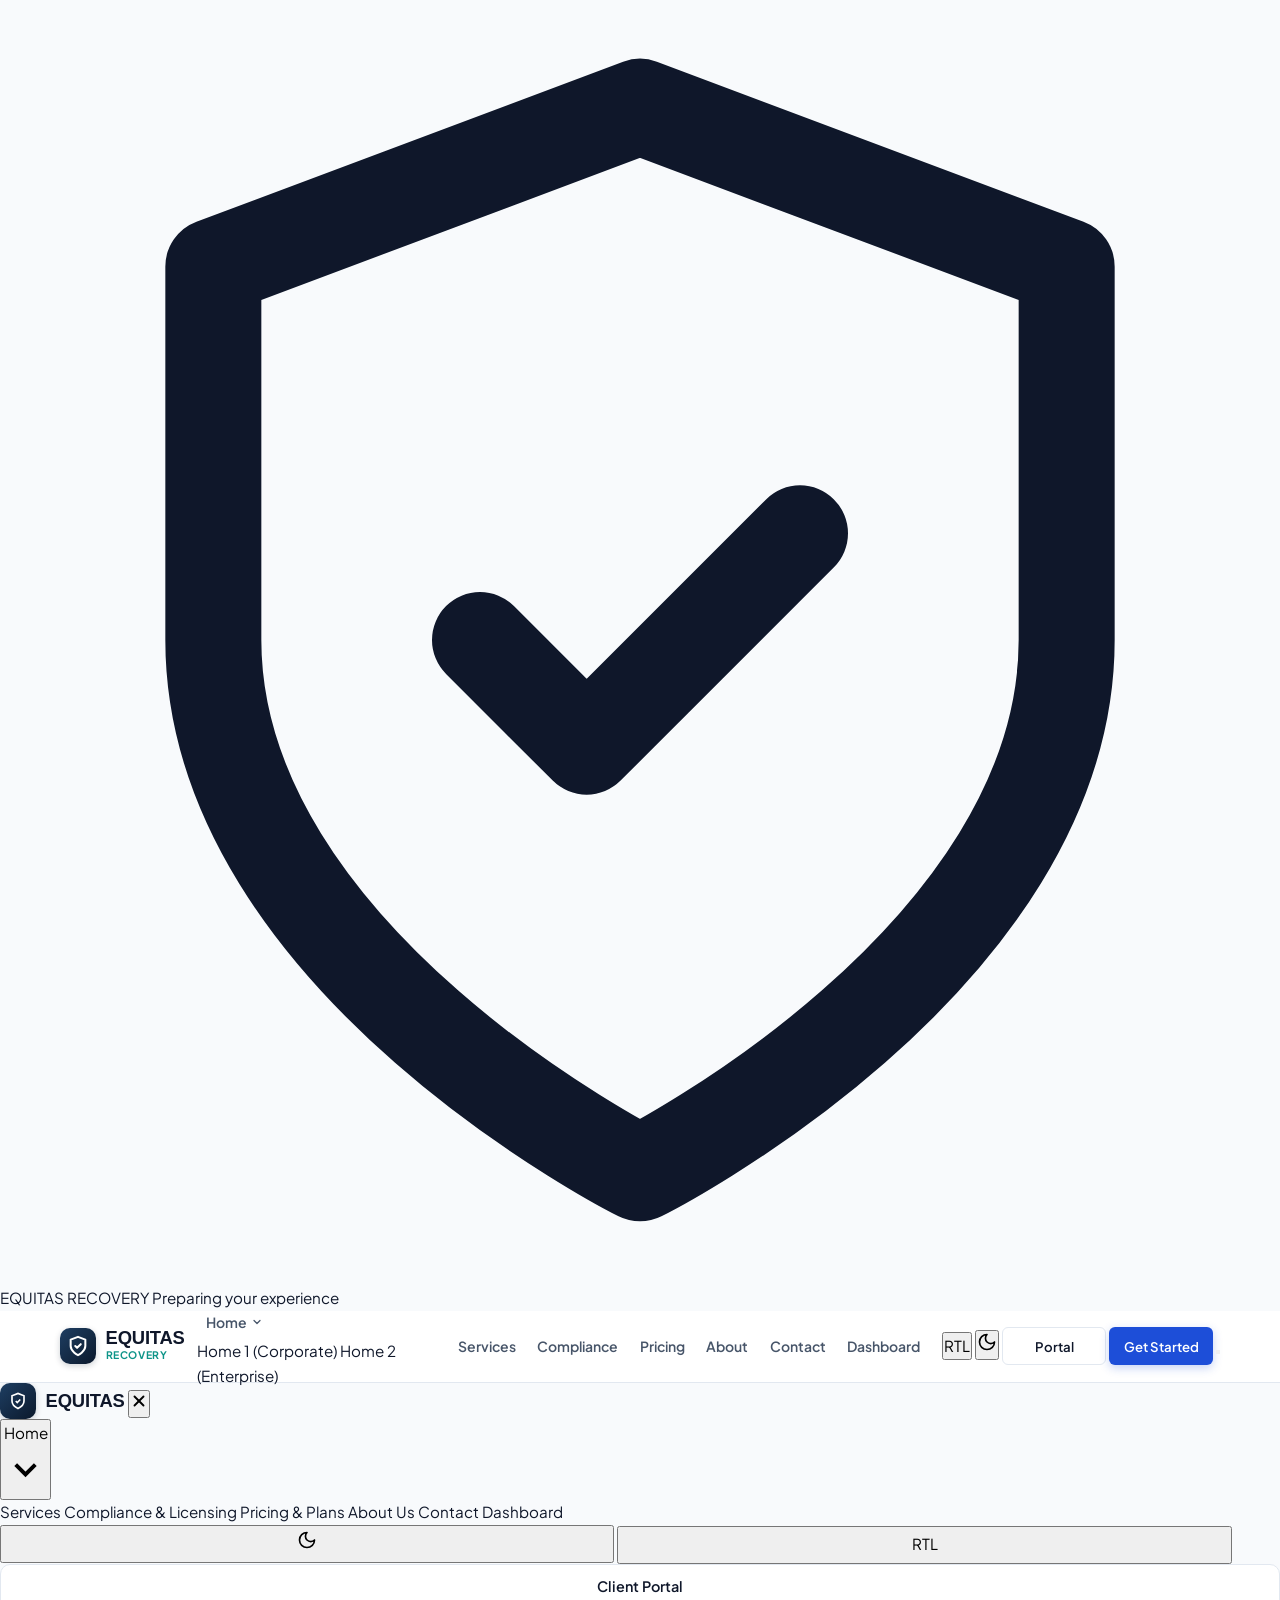
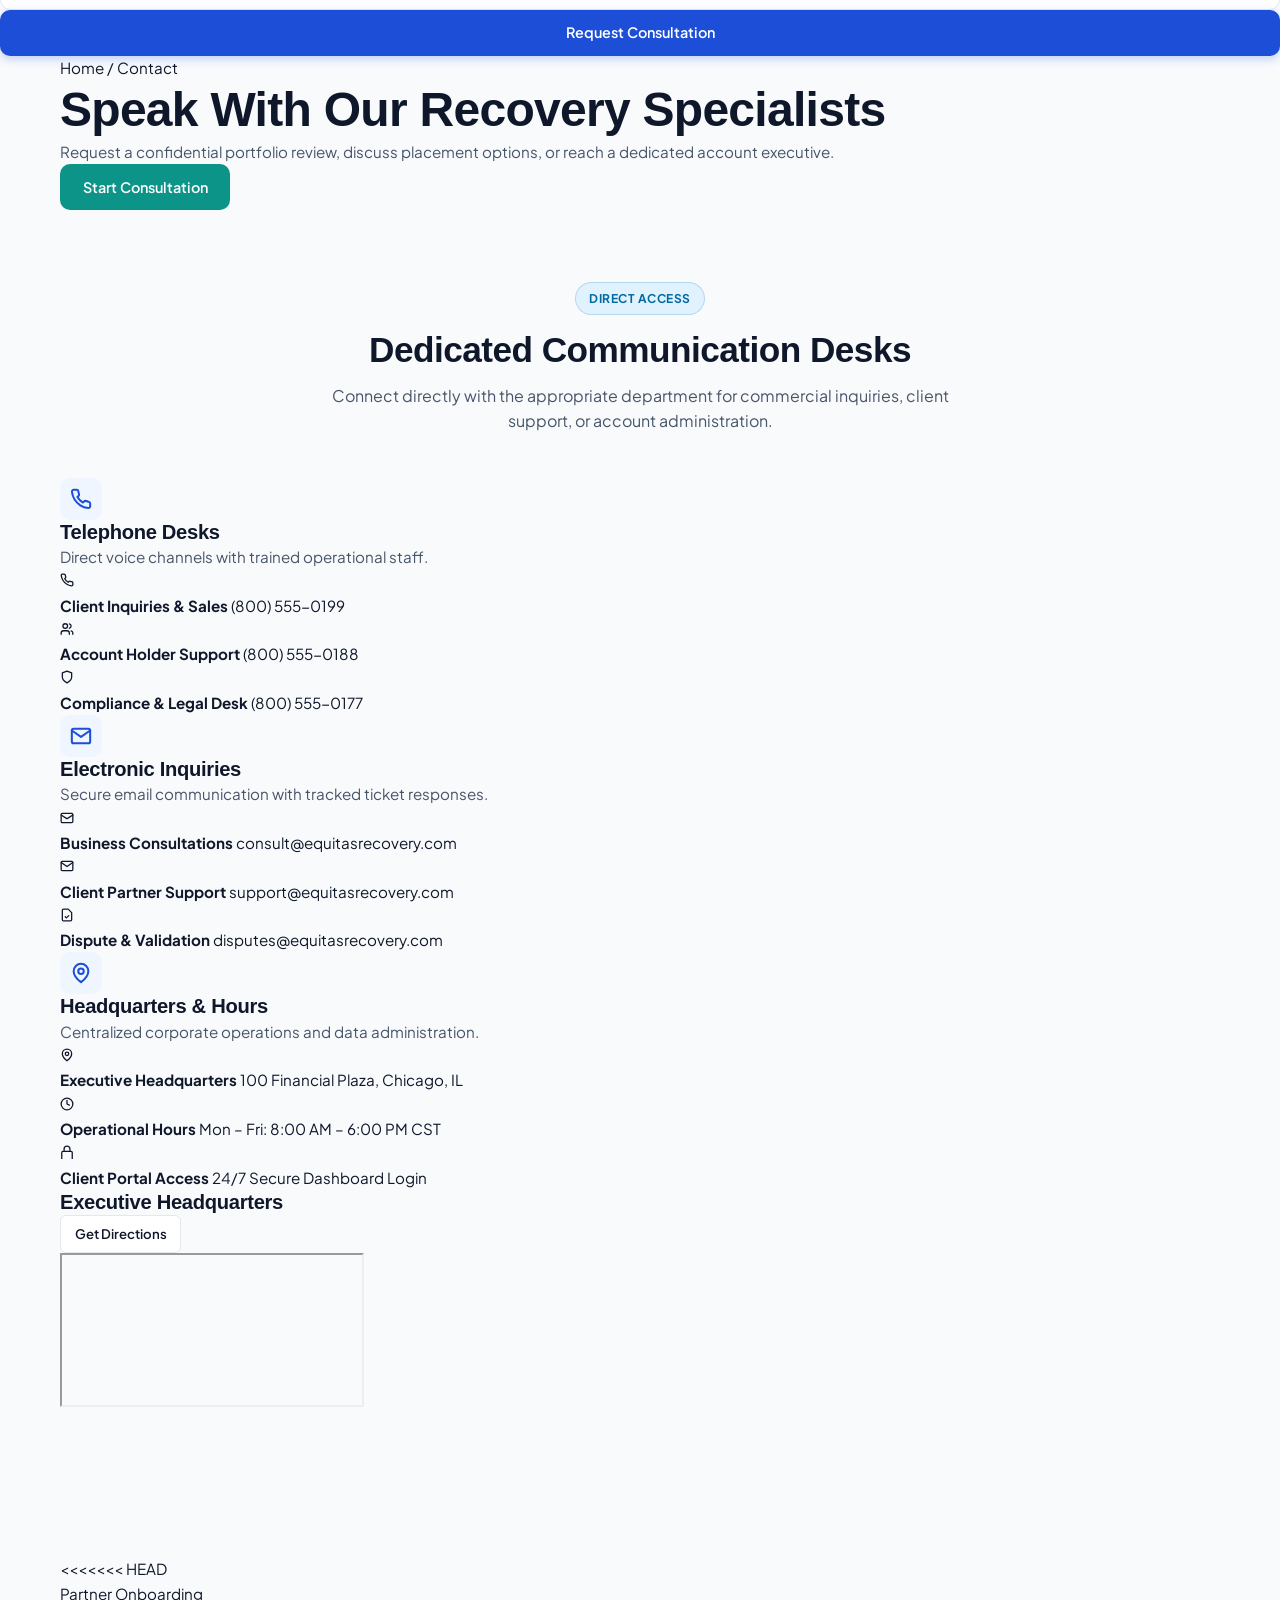
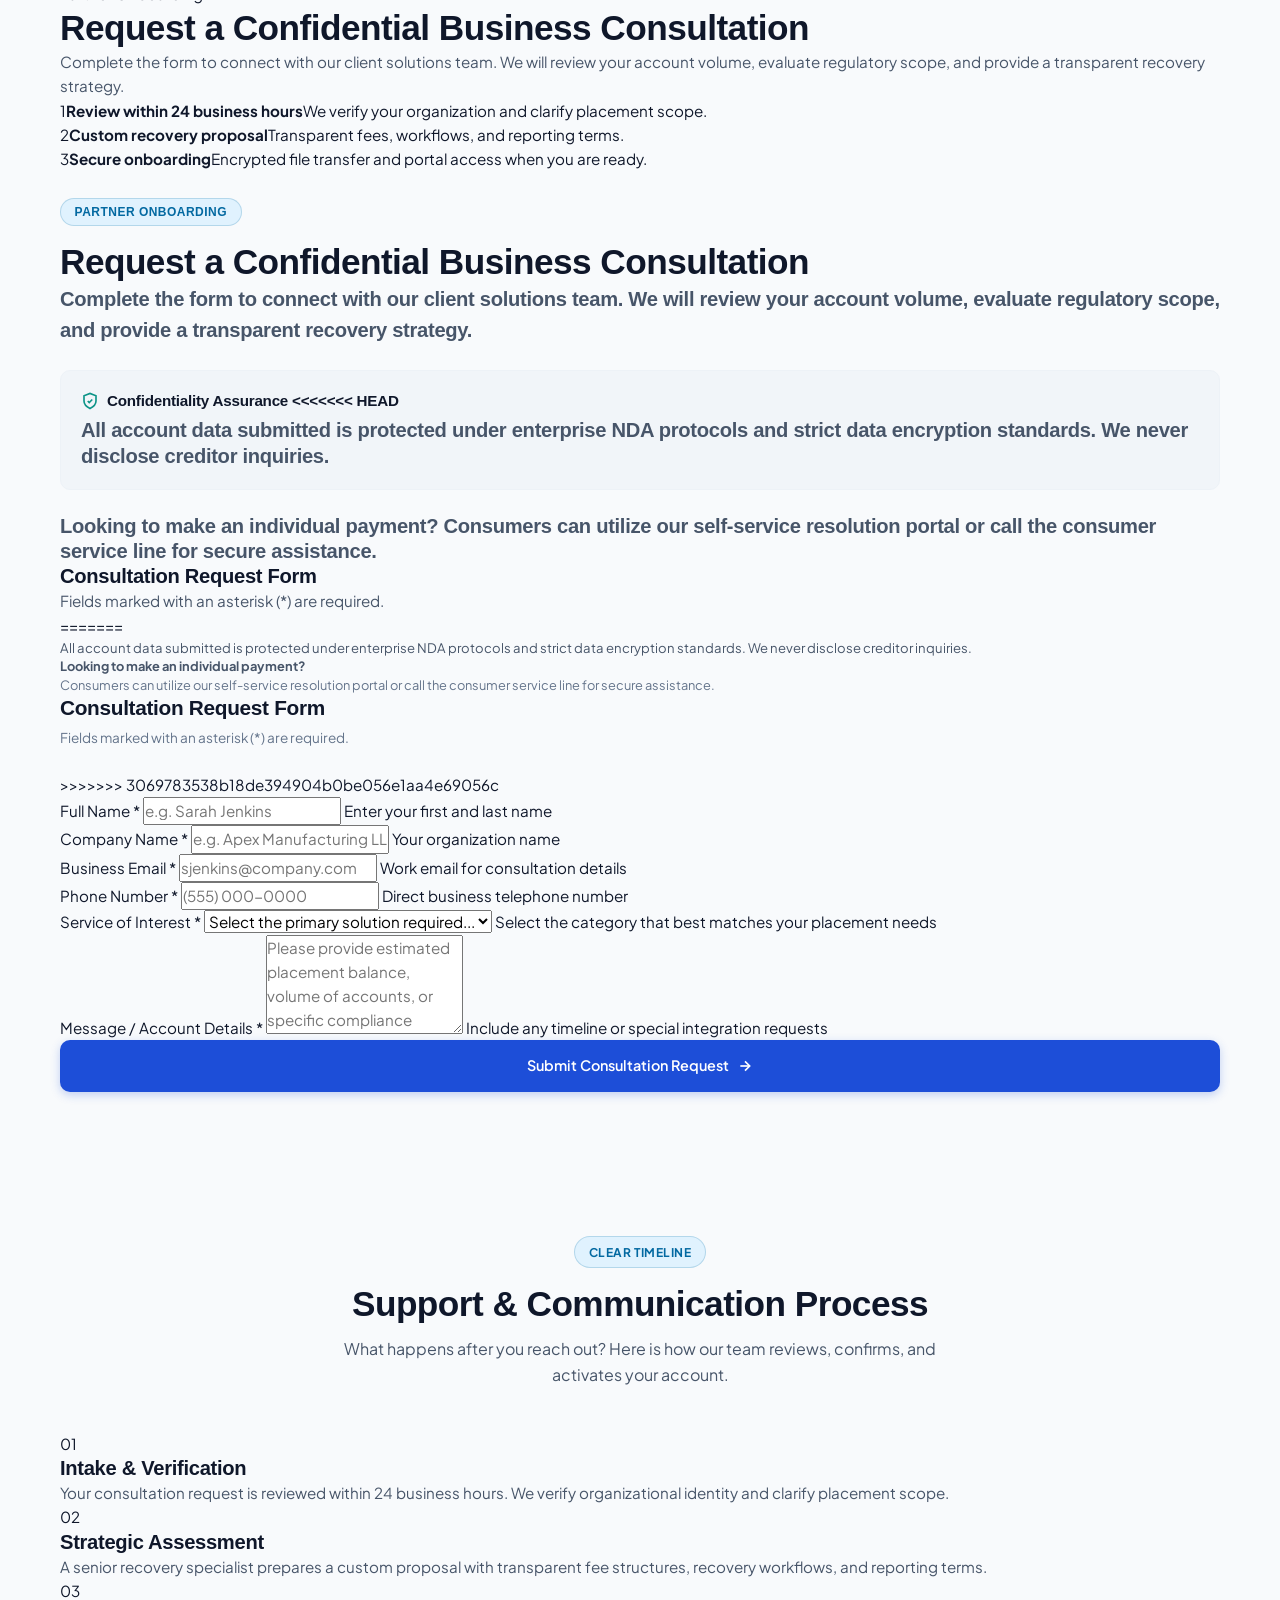
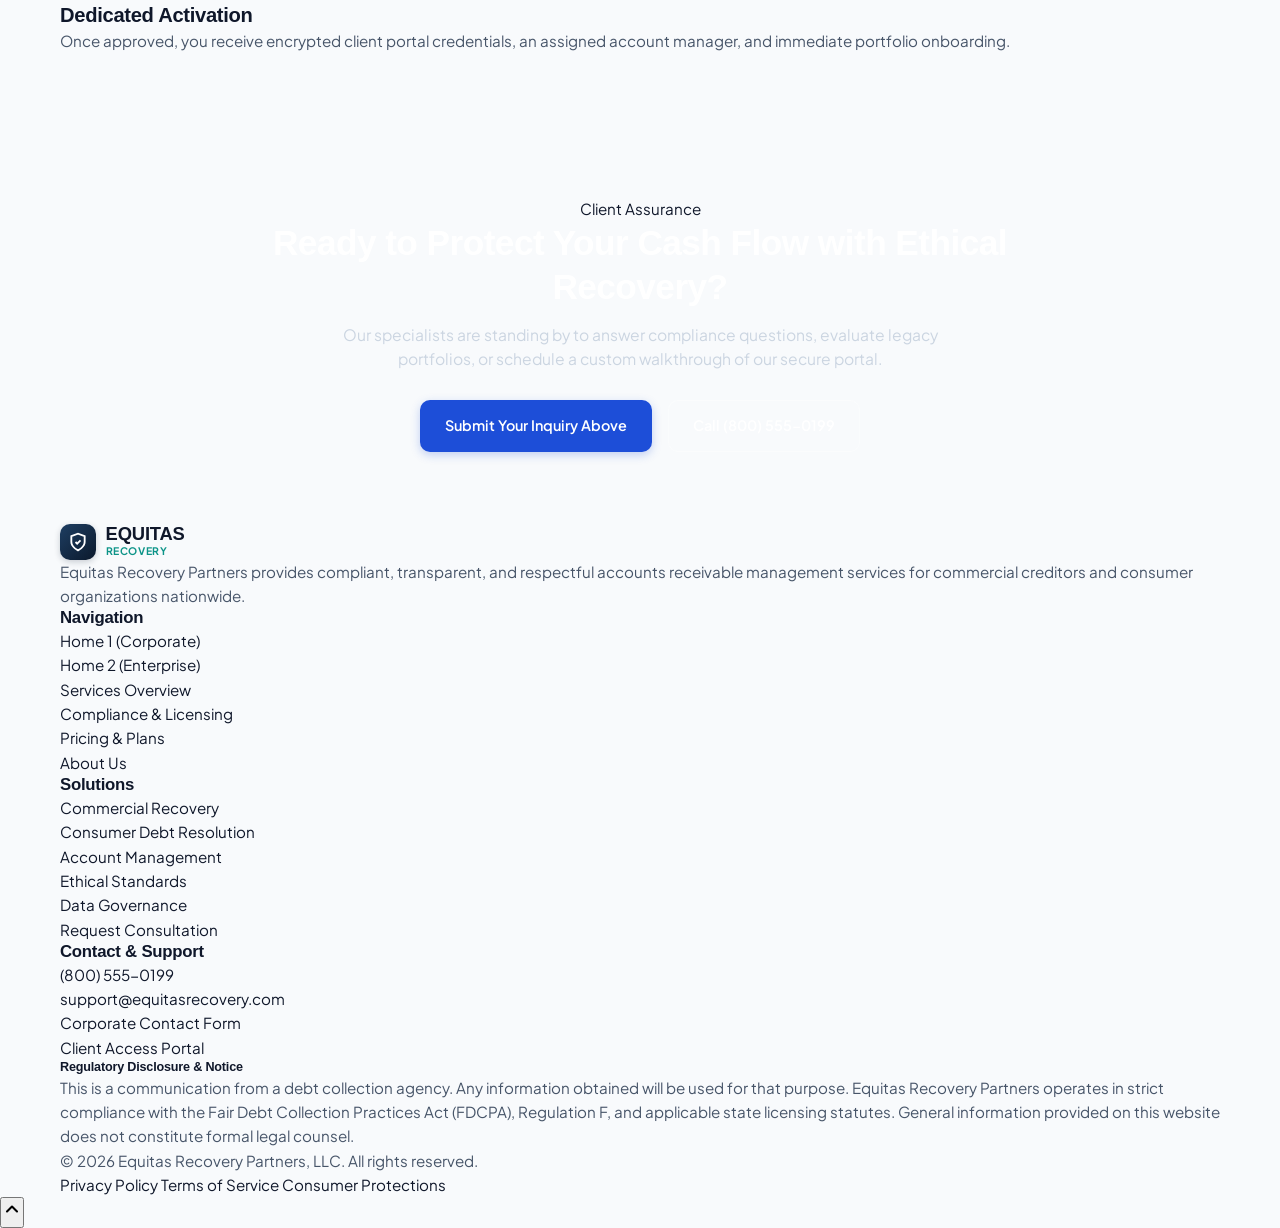
<file: contact.html>
<!DOCTYPE html>
<html lang="en" dir="ltr" data-theme="light">
<head>
  <meta charset="UTF-8">
  <meta name="viewport" content="width=device-width, initial-scale=1.0">
  <title>Contact &amp; Consultations | Equitas Recovery Partners</title>
  <link rel="icon" type="image/svg+xml" href="assets/images/equitas-mark.svg">
  <link rel="apple-touch-icon" href="assets/images/equitas-mark.svg">
  <meta name="description" content="Get in touch with Equitas Recovery Partners. Request an executive debt recovery consultation, discuss corporate accounts, or speak with our client support team.">
  <link rel="preconnect" href="https://fonts.googleapis.com">
  <link rel="preconnect" href="https://fonts.gstatic.com" crossorigin>
  <link href="https://fonts.googleapis.com/css2?family=Plus+Jakarta+Sans:wght@400;500;600;700;800&display=swap" rel="stylesheet">
  <link rel="stylesheet" href="assets/css/style.css">
</head>
<body>

  <!-- Main Navigation Header -->
  <header class="site-header" id="mainHeader">
    <div class="container header-container">
      
      <!-- Brand Logo -->
      <a href="index.html" class="brand-logo" aria-label="Equitas Recovery Partners Homepage">
        <div class="logo-symbol" aria-hidden="true">
          <svg width="22" height="22" viewBox="0 0 24 24" fill="none" stroke="currentColor" stroke-width="2.2" stroke-linecap="round" stroke-linejoin="round">
            <path d="M12 22s8-4 8-10V5l-8-3-8 3v7c0 6 8 10 8 10z"/>
            <path d="m9 12 2 2 4-4"/>
          </svg>
        </div>
        <div class="logo-text">
          <span class="logo-title">EQUITAS</span>
          <span class="logo-subtitle">Recovery</span>
        </div>
      </a>

      <!-- Desktop Nav -->
      <nav class="nav-desktop" aria-label="Main Navigation">
        <ul class="nav-links">
          <li class="nav-item">
            <a href="index.html" class="nav-link" id="homeDropdownBtn" aria-haspopup="true" aria-expanded="false">
              <span>Home</span>
              <svg width="12" height="12" viewBox="0 0 24 24" fill="none" stroke="currentColor" stroke-width="2.5" stroke-linecap="round" stroke-linejoin="round">
                <path d="m6 9 6 6 6-6"/>
              </svg>
            </a>
            <div class="nav-dropdown-menu">
              <a href="index.html" class="dropdown-item">
                <span>Home 1 (Corporate)</span>
              </a>
              <a href="home-2.html" class="dropdown-item">
                <span>Home 2 (Enterprise)</span>
              </a>
            </div>
          </li>
          <li class="nav-item"><a href="services.html" class="nav-link">Services</a></li>
          <li class="nav-item"><a href="compliance.html" class="nav-link">Compliance</a></li>
          <li class="nav-item"><a href="pricing.html" class="nav-link">Pricing</a></li>
          <li class="nav-item"><a href="about.html" class="nav-link">About</a></li>
          <li class="nav-item"><a href="contact.html" class="nav-link active">Contact</a></li>
          <li class="nav-item"><a href="dashboard.html" class="nav-link">Dashboard</a></li>
        </ul>
      </nav>

      <!-- Header Utilities -->
      <div class="header-actions">
        <button type="button" class="control-btn rtl-toggle-btn" aria-label="Toggle RTL/LTR" title="Toggle RTL/LTR">
          <span class="rtl-badge">RTL</span>
        </button>

        <button type="button" class="control-btn theme-toggle-btn" aria-label="Toggle theme" title="Toggle Theme">
          <svg width="18" height="18" viewBox="0 0 24 24" fill="none" stroke="currentColor" stroke-width="2" stroke-linecap="round" stroke-linejoin="round">
            <path d="M12 3a6 6 0 0 0 9 9 9 9 0 1 1-9-9Z"/>
          </svg>
        </button>

        <a href="login.html" class="btn btn-secondary btn-sm" id="clientPortalBtn">
          <span>Portal</span>
        </a>

        <a href="#consultFormSection" class="btn btn-primary btn-sm" id="headerInquiryBtn">
          <span>Get Started</span>
        </a>

        <button type="button" class="hamburger-btn" aria-label="Open menu" aria-expanded="false" aria-controls="mobileNavDrawer">
          <span></span>
          <span></span>
          <span></span>
        </button>
      </div>

    </div>
  </header>

  <!-- Mobile Drawer -->
  <div class="mobile-nav-overlay" id="mobileNavOverlay" aria-hidden="true"></div>
  <div class="mobile-nav-drawer" id="mobileNavDrawer" role="dialog" aria-modal="true" aria-label="Mobile Menu">
    <div class="drawer-header">
      <div class="brand-logo">
        <div class="logo-symbol" aria-hidden="true">
          <svg width="18" height="18" viewBox="0 0 24 24" fill="none" stroke="currentColor" stroke-width="2.2">
            <path d="M12 22s8-4 8-10V5l-8-3-8 3v7c0 6 8 10 8 10z"/>
            <path d="m9 12 2 2 4-4"/>
          </svg>
        </div>
        <div class="logo-text">
          <span class="logo-title">EQUITAS</span>
        </div>
      </div>
      <button type="button" class="drawer-close-btn" aria-label="Close menu">
        <svg width="18" height="18" viewBox="0 0 24 24" fill="none" stroke="currentColor" stroke-width="2.5" stroke-linecap="round" stroke-linejoin="round">
          <line x1="18" y1="6" x2="6" y2="18"/>
          <line x1="6" y1="6" x2="18" y2="18"/>
        </svg>
      </button>
    </div>

    <div class="drawer-links">
      <div class="drawer-home-group">
        <button type="button" class="drawer-link drawer-home-toggle" aria-controls="drawerHomeMenu" aria-expanded="false">
          <span>Home</span>
          <svg viewBox="0 0 24 24" fill="none" stroke="currentColor" stroke-width="2" aria-hidden="true"><path d="m7 10 5 5 5-5"/></svg>
        </button>
        <div class="drawer-home-menu" id="drawerHomeMenu" hidden>
          <a href="index.html" class="drawer-link" data-home-page="index.html">Home 1 (Corporate)</a>
          <a href="home-2.html" class="drawer-link" data-home-page="home-2.html">Home 2 (Enterprise)</a>
        </div>
      </div>
      <a href="services.html" class="drawer-link">Services</a>
      <a href="compliance.html" class="drawer-link">Compliance &amp; Licensing</a>
      <a href="pricing.html" class="drawer-link">Pricing &amp; Plans</a>
      <a href="about.html" class="drawer-link">About Us</a>
      <a href="contact.html" class="drawer-link active">Contact</a>
      <a href="dashboard.html" class="drawer-link">Dashboard</a>
    </div>

    <div class="drawer-actions">
      <div class="drawer-controls-row">
        <button type="button" class="control-btn theme-toggle-btn" aria-label="Toggle theme in drawer" style="width: 48%; height: 38px;">
          <span>Theme</span>
        </button>
        <button type="button" class="control-btn rtl-toggle-btn" aria-label="Toggle RTL in drawer" style="width: 48%; height: 38px;">
          <span>RTL</span>
        </button>
      </div>
      <a href="login.html" class="btn btn-secondary btn-block">Client Portal</a>
      <a href="#consultFormSection" class="btn btn-primary btn-block">Request Consultation</a>
    </div>
  </div>

  <main id="mainContent">

    <!-- SECTION 1: CONTACT HERO -->
    <section class="inner-hero contact-hero" id="contactHero" aria-labelledby="contactHeroHeadline">
      <div class="container">
        <div class="inner-hero-content">
          <nav class="page-breadcrumb" aria-label="Breadcrumb">
            <a href="index.html">Home</a>
            <span class="breadcrumb-sep" aria-hidden="true">/</span>
            <span aria-current="page">Contact</span>
          </nav>

          <h1 class="hero-title" id="contactHeroHeadline">
            Speak With Our <span class="highlight-text">Recovery Specialists</span>
          </h1>

          <p class="hero-description">
            Request a confidential portfolio review, discuss placement options, or reach a dedicated account executive.
          </p>

          <div class="hero-cta-group">
            <a href="#consultFormSection" class="btn btn-teal">
              <span>Start Consultation</span>
            </a>
          </div>
        </div>
      </div>
    </section>

    <!-- SECTION 2: CONTACT INFORMATION -->
    <section class="section" id="contactInfo">
      <div class="container">
        <div class="section-header text-center">
          <div class="badge badge-accent">Direct Access</div>
          <h2>Dedicated Communication Desks</h2>
          <p class="section-subtitle">
            Connect directly with the appropriate department for commercial inquiries, client support, or account administration.
          </p>
        </div>

        <div class="contact-info-grid">
          <!-- Card 1: Phone Inquiries -->
          <div class="contact-info-card">
            <div class="icon-box" aria-hidden="true">
              <svg width="22" height="22" viewBox="0 0 24 24" fill="none" stroke="currentColor" stroke-width="2.2" stroke-linecap="round" stroke-linejoin="round">
                <path d="M22 16.92v3a2 2 0 0 1-2.18 2 19.79 19.79 0 0 1-8.63-3.07 19.5 19.5 0 0 1-6-6 19.79 19.79 0 0 1-3.07-8.67A2 2 0 0 1 4.11 2h3a2 2 0 0 1 2 1.72 12.84 12.84 0 0 0 .7 2.81 2 2 0 0 1-.45 2.11L8.09 9.91a16 16 0 0 0 6 6l1.27-1.27a2 2 0 0 1 2.11-.45 12.84 12.84 0 0 0 2.81.7A2 2 0 0 1 22 16.92z"/>
              </svg>
            </div>
            <h3>Telephone Desks</h3>
            <p class="card-subtext">Direct voice channels with trained operational staff.</p>
            <div class="contact-info-list">
              <div class="contact-item-row">
                <div class="contact-item-icon" aria-hidden="true">
                  <svg width="14" height="14" viewBox="0 0 24 24" fill="none" stroke="currentColor" stroke-width="2.2" stroke-linecap="round" stroke-linejoin="round"><path d="M22 16.92v3a2 2 0 0 1-2.18 2 19.79 19.79 0 0 1-8.63-3.07 19.5 19.5 0 0 1-6-6 19.79 19.79 0 0 1-3.07-8.67A2 2 0 0 1 4.11 2h3a2 2 0 0 1 2 1.72 12.84 12.84 0 0 0 .7 2.81 2 2 0 0 1-.45 2.11L8.09 9.91a16 16 0 0 0 6 6l1.27-1.27a2 2 0 0 1 2.11-.45 12.84 12.84 0 0 0 2.81.7A2 2 0 0 1 22 16.92z"/></svg>
                </div>
                <div class="contact-item-text">
                  <strong>Client Inquiries &amp; Sales</strong>
                  <a href="tel:+18005550199">(800) 555-0199</a>
                </div>
              </div>
              <div class="contact-item-row">
                <div class="contact-item-icon" aria-hidden="true">
                  <svg width="14" height="14" viewBox="0 0 24 24" fill="none" stroke="currentColor" stroke-width="2.2" stroke-linecap="round" stroke-linejoin="round"><path d="M16 21v-2a4 4 0 0 0-4-4H6a4 4 0 0 0-4 4v2"/><circle cx="9" cy="7" r="4"/><path d="M22 21v-2a4 4 0 0 0-3-3.87"/><path d="M16 3.13a4 4 0 0 1 0 7.75"/></svg>
                </div>
                <div class="contact-item-text">
                  <strong>Account Holder Support</strong>
                  <a href="tel:+18005550188">(800) 555-0188</a>
                </div>
              </div>
              <div class="contact-item-row">
                <div class="contact-item-icon" aria-hidden="true">
                  <svg width="14" height="14" viewBox="0 0 24 24" fill="none" stroke="currentColor" stroke-width="2.2" stroke-linecap="round" stroke-linejoin="round"><path d="M12 22s8-4 8-10V5l-8-3-8 3v7c0 6 8 10 8 10z"/></svg>
                </div>
                <div class="contact-item-text">
                  <strong>Compliance &amp; Legal Desk</strong>
                  <a href="tel:+18005550177">(800) 555-0177</a>
                </div>
              </div>
            </div>
          </div>

          <!-- Card 2: Email Desks -->
          <div class="contact-info-card">
            <div class="icon-box" aria-hidden="true">
              <svg width="22" height="22" viewBox="0 0 24 24" fill="none" stroke="currentColor" stroke-width="2.2" stroke-linecap="round" stroke-linejoin="round">
                <path d="M4 4h16c1.1 0 2 .9 2 2v12c0 1.1-.9 2-2 2H4c-1.1 0-2-.9-2-2V6c0-1.1.9-2 2-2z"/>
                <polyline points="22,6 12,13 2,6"/>
              </svg>
            </div>
            <h3>Electronic Inquiries</h3>
            <p class="card-subtext">Secure email communication with tracked ticket responses.</p>
            <div class="contact-info-list">
              <div class="contact-item-row">
                <div class="contact-item-icon" aria-hidden="true">
                  <svg width="14" height="14" viewBox="0 0 24 24" fill="none" stroke="currentColor" stroke-width="2.2" stroke-linecap="round" stroke-linejoin="round"><rect width="20" height="16" x="2" y="4" rx="2"/><path d="m22 7-8.97 5.7a1.94 1.94 0 0 1-2.06 0L2 7"/></svg>
                </div>
                <div class="contact-item-text">
                  <strong>Business Consultations</strong>
                  <a href="mailto:consult@equitasrecovery.com">consult@equitasrecovery.com</a>
                </div>
              </div>
              <div class="contact-item-row">
                <div class="contact-item-icon" aria-hidden="true">
                  <svg width="14" height="14" viewBox="0 0 24 24" fill="none" stroke="currentColor" stroke-width="2.2" stroke-linecap="round" stroke-linejoin="round"><path d="M4 4h16c1.1 0 2 .9 2 2v12c0 1.1-.9 2-2 2H4c-1.1 0-2-.9-2-2V6c0-1.1.9-2 2-2z"/><polyline points="22,6 12,13 2,6"/></svg>
                </div>
                <div class="contact-item-text">
                  <strong>Client Partner Support</strong>
                  <a href="mailto:support@equitasrecovery.com">support@equitasrecovery.com</a>
                </div>
              </div>
              <div class="contact-item-row">
                <div class="contact-item-icon" aria-hidden="true">
                  <svg width="14" height="14" viewBox="0 0 24 24" fill="none" stroke="currentColor" stroke-width="2.2" stroke-linecap="round" stroke-linejoin="round"><path d="M14 2H6a2 2 0 0 0-2 2v16a2 2 0 0 0 2 2h12a2 2 0 0 0 2-2V8z"/><path d="m9 15 2 2 4-4"/></svg>
                </div>
                <div class="contact-item-text">
                  <strong>Dispute &amp; Validation</strong>
                  <a href="mailto:disputes@equitasrecovery.com">disputes@equitasrecovery.com</a>
                </div>
              </div>
            </div>
          </div>

          <!-- Card 3: Headquarters & Hours -->
          <div class="contact-info-card">
            <div class="icon-box" aria-hidden="true">
              <svg width="22" height="22" viewBox="0 0 24 24" fill="none" stroke="currentColor" stroke-width="2.2" stroke-linecap="round" stroke-linejoin="round">
                <path d="M20 10c0 6-8 12-8 12s-8-6-8-12a8 8 0 0 1 16 0Z"/>
                <circle cx="12" cy="10" r="3"/>
              </svg>
            </div>
            <h3>Headquarters &amp; Hours</h3>
            <p class="card-subtext">Centralized corporate operations and data administration.</p>
            <div class="contact-info-list">
              <div class="contact-item-row">
                <div class="contact-item-icon" aria-hidden="true">
                  <svg width="14" height="14" viewBox="0 0 24 24" fill="none" stroke="currentColor" stroke-width="2.2" stroke-linecap="round" stroke-linejoin="round"><path d="M20 10c0 6-8 12-8 12s-8-6-8-12a8 8 0 0 1 16 0Z"/><circle cx="12" cy="10" r="3"/></svg>
                </div>
                <div class="contact-item-text">
                  <strong>Executive Headquarters</strong>
                  <span>100 Financial Plaza, Chicago, IL</span>
                </div>
              </div>
              <div class="contact-item-row">
                <div class="contact-item-icon" aria-hidden="true">
                  <svg width="14" height="14" viewBox="0 0 24 24" fill="none" stroke="currentColor" stroke-width="2.2" stroke-linecap="round" stroke-linejoin="round"><circle cx="12" cy="12" r="10"/><polyline points="12 6 12 12 16 14"/></svg>
                </div>
                <div class="contact-item-text">
                  <strong>Operational Hours</strong>
                  <span>Mon – Fri: 8:00 AM – 6:00 PM CST</span>
                </div>
              </div>
              <div class="contact-item-row">
                <div class="contact-item-icon" aria-hidden="true">
                  <svg width="14" height="14" viewBox="0 0 24 24" fill="none" stroke="currentColor" stroke-width="2.2" stroke-linecap="round" stroke-linejoin="round"><rect width="18" height="18" x="3" y="11" rx="2" ry="2"/><path d="M7 11V7a5 5 0 0 1 10 0v4"/></svg>
                </div>
                <div class="contact-item-text">
                  <strong>Client Portal Access</strong>
                  <span>24/7 Secure Dashboard Login</span>
                </div>
              </div>
            </div>
          </div>
        </div>

        <div class="contact-map-panel">
          <div class="contact-map-heading">
            <h3>Executive Headquarters</h3>
            <a class="btn btn-secondary btn-sm" href="https://www.google.com/maps/search/?api=1&amp;query=100%20Financial%20Plaza%2C%20Chicago%2C%20IL" target="_blank" rel="noopener noreferrer">
              <span>Get Directions</span>
            </a>
          </div>
          <div class="contact-map-frame">
            <iframe
              src="https://www.google.com/maps?q=100%20Financial%20Plaza%2C%20Chicago%2C%20IL&amp;output=embed"
              title="Map to Equitas Recovery headquarters at 100 Financial Plaza, Chicago, IL"
              loading="lazy"
              referrerpolicy="no-referrer-when-downgrade"
              allowfullscreen>
            </iframe>
          </div>
        </div>
      </div>
    </section>

    <!-- SECTION 3: BUSINESS CONSULTATION FORM -->
    <section class="section consultation-form-section" id="consultFormSection">
      <div class="container">
        <div class="contact-form-layout">
          
<<<<<<< HEAD
          <aside class="form-intro-column consult-aside">
            <span class="consult-eyebrow">Partner Onboarding</span>
            <h2>Request a Confidential Business Consultation</h2>
            <p class="consult-lead">
              Complete the form to connect with our client solutions team. We will review your account volume, evaluate regulatory scope, and provide a transparent recovery strategy.
            </p>

            <ol class="consult-steps">
              <li><span class="consult-step-num" aria-hidden="true">1</span><span><strong>Review within 24 business hours</strong>We verify your organization and clarify placement scope.</span></li>
              <li><span class="consult-step-num" aria-hidden="true">2</span><span><strong>Custom recovery proposal</strong>Transparent fees, workflows, and reporting terms.</span></li>
              <li><span class="consult-step-num" aria-hidden="true">3</span><span><strong>Secure onboarding</strong>Encrypted file transfer and portal access when you are ready.</span></li>
            </ol>

            <div class="consult-assurance">
              <h3>
                <svg width="18" height="18" viewBox="0 0 24 24" fill="none" stroke="currentColor" stroke-width="2.2" aria-hidden="true">
=======
          <div class="form-intro-column">
            <div class="badge badge-accent">Partner Onboarding</div>
            <h2>Request a Confidential Business Consultation</h2>
            <p style="color: var(--text-secondary); line-height: 1.55; margin-bottom: 1.5rem;">
              Complete the form to connect with our client solutions team. We will review your account volume, evaluate regulatory scope, and provide a transparent recovery strategy.
            </p>

            <div style="background-color: var(--bg-subtle); border: 1px solid var(--border-color-subtle); border-radius: var(--radius-md); padding: 1.25rem; margin-bottom: 1.5rem;">
              <h4 style="font-size: 0.95rem; margin-bottom: 0.5rem; color: var(--text-primary); display: flex; align-items: center; gap: 0.5rem;">
                <svg width="18" height="18" viewBox="0 0 24 24" fill="none" stroke="currentColor" stroke-width="2.2" color="var(--accent-teal)">
>>>>>>> 3069783538b18de394904b0be056e1aa4e69056c
                  <path d="M12 22s8-4 8-10V5l-8-3-8 3v7c0 6 8 10 8 10z"/>
                  <path d="m9 12 2 2 4-4"/>
                </svg>
                Confidentiality Assurance
<<<<<<< HEAD
              </h3>
              <p>All account data submitted is protected under enterprise NDA protocols and strict data encryption standards. We never disclose creditor inquiries.</p>
            </div>

            <p class="consult-note">
              <strong>Looking to make an individual payment?</strong>
              Consumers can utilize our self-service resolution portal or call the consumer service line for secure assistance.
            </p>
          </aside>

          <div class="form-wrapper-box">
            <div class="form-box-head">
              <h3>Consultation Request Form</h3>
              <p>Fields marked with an asterisk (*) are required.</p>
            </div>
=======
              </h4>
              <p style="font-size: 0.82rem; color: var(--text-secondary); line-height: 1.45;">
                All account data submitted is protected under enterprise NDA protocols and strict data encryption standards. We never disclose creditor inquiries.
              </p>
            </div>

            <div style="font-size: 0.8rem; color: var(--text-muted); line-height: 1.5;">
              <strong style="color: var(--text-secondary);">Looking to make an individual payment?</strong><br>
              Consumers can utilize our self-service resolution portal or call the consumer service line for secure assistance.
            </div>
          </div>

          <div class="form-wrapper-box">
            <h3 style="font-size: 1.3rem; margin-bottom: 0.35rem;">Consultation Request Form</h3>
            <p style="font-size: 0.85rem; color: var(--text-muted); margin-bottom: 1.5rem;">Fields marked with an asterisk (*) are required.</p>
>>>>>>> 3069783538b18de394904b0be056e1aa4e69056c
            
            <form class="contact-form-grid" id="mainContactForm" novalidate>
              
              <!-- Field 1: Full Name -->
              <div class="form-group">
                <label for="contactFullName" class="form-label">Full Name *</label>
                <input type="text" id="contactFullName" name="fullName" class="form-input" placeholder="e.g. Sarah Jenkins" required aria-required="true">
                <span class="form-help-text">Enter your first and last name</span>
              </div>

              <!-- Field 2: Company Name -->
              <div class="form-group">
                <label for="contactCompanyName" class="form-label">Company Name *</label>
                <input type="text" id="contactCompanyName" name="companyName" class="form-input" placeholder="e.g. Apex Manufacturing LLC" required aria-required="true">
                <span class="form-help-text">Your organization name</span>
              </div>

              <!-- Field 3: Business Email -->
              <div class="form-group">
                <label for="contactBusinessEmail" class="form-label">Business Email *</label>
                <input type="email" id="contactBusinessEmail" name="businessEmail" class="form-input" placeholder="sjenkins@company.com" required aria-required="true">
                <span class="form-help-text">Work email for consultation details</span>
              </div>

              <!-- Field 4: Phone Number -->
              <div class="form-group">
                <label for="contactPhoneNumber" class="form-label">Phone Number *</label>
                <input type="tel" id="contactPhoneNumber" name="phoneNumber" class="form-input" placeholder="(555) 000-0000" required aria-required="true">
                <span class="form-help-text">Direct business telephone number</span>
              </div>

              <!-- Field 5: Service of Interest -->
              <div class="form-group form-full-width">
                <label for="contactServiceInterest" class="form-label">Service of Interest *</label>
                <select id="contactServiceInterest" name="serviceInterest" class="form-select" required aria-required="true">
                  <option value="">Select the primary solution required...</option>
                  <option value="Commercial B2B Debt Recovery">Commercial B2B Debt Recovery</option>
                  <option value="Consumer Debt Management">Consumer Debt Management</option>
                  <option value="First-Party Pre-Collect Workflow">First-Party Pre-Collect Workflow</option>
                  <option value="Portfolio Compliance &amp; Audit">Portfolio Compliance &amp; Audit</option>
                  <option value="Custom Enterprise Recovery Plan">Custom Enterprise Recovery Plan</option>
                </select>
                <span class="form-help-text">Select the category that best matches your placement needs</span>
              </div>

              <!-- Field 6: Message -->
              <div class="form-group form-full-width">
                <label for="contactMessage" class="form-label">Message / Account Details *</label>
                <textarea id="contactMessage" name="message" class="form-textarea" rows="4" placeholder="Please provide estimated placement balance, volume of accounts, or specific compliance questions..." required aria-required="true"></textarea>
                <span class="form-help-text">Include any timeline or special integration requests</span>
              </div>

              <!-- Field 7: Submit Button -->
              <div class="form-full-width">
                <button type="submit" class="btn btn-primary btn-lg" style="width: 100%; justify-content: center;">
                  <span>Submit Consultation Request</span>
                  <svg width="16" height="16" viewBox="0 0 24 24" fill="none" stroke="currentColor" stroke-width="2.5">
                    <line x1="5" y1="12" x2="19" y2="12"/>
                    <polyline points="12 5 19 12 12 19"/>
                  </svg>
                </button>
              </div>

              <!-- Status Feedback -->
              <div class="form-full-width">
                <div class="form-status-msg" id="contactFormStatus" role="status" aria-live="polite"></div>
              </div>

            </form>
          </div>

        </div>
      </div>
    </section>

    <!-- SECTION 4: SUPPORT AND COMMUNICATION PROCESS -->
    <section class="section" id="supportProcess">
      <div class="container">
        <div class="section-header text-center">
          <div class="badge badge-accent">Clear Timeline</div>
          <h2>Support &amp; Communication Process</h2>
          <p class="section-subtitle">
            What happens after you reach out? Here is how our team reviews, confirms, and activates your account.
          </p>
        </div>

        <div class="contact-process-grid">
          <div class="contact-process-card">
            <div class="process-badge-step">01</div>
            <h3>Intake &amp; Verification</h3>
            <p>
              Your consultation request is reviewed within 24 business hours. We verify organizational identity and clarify placement scope.
            </p>
          </div>

          <div class="contact-process-card">
            <div class="process-badge-step">02</div>
            <h3>Strategic Assessment</h3>
            <p>
              A senior recovery specialist prepares a custom proposal with transparent fee structures, recovery workflows, and reporting terms.
            </p>
          </div>

          <div class="contact-process-card">
            <div class="process-badge-step">03</div>
            <h3>Dedicated Activation</h3>
            <p>
              Once approved, you receive encrypted client portal credentials, an assigned account manager, and immediate portfolio onboarding.
            </p>
          </div>
        </div>
      </div>
    </section>

    <!-- SECTION 5: FINAL CTA -->
    <section class="section cta-section" id="contactFinalCta">
      <div class="container">
        <div class="cta-container-card text-center" style="max-width: 860px; margin: 0 auto;">
          <div class="cta-eyebrow">
            Client Assurance
          </div>
          <h2 style="font-size: clamp(1.6rem, 3.2vw, 2.2rem); margin-bottom: 0.85rem; color: #ffffff;">
            Ready to Protect Your Cash Flow with Ethical Recovery?
          </h2>
          <p style="color: #cbd5e1; max-width: 620px; margin: 0 auto 1.75rem auto; font-size: 0.98rem; line-height: 1.55;">
            Our specialists are standing by to answer compliance questions, evaluate legacy portfolios, or schedule a custom walkthrough of our secure portal.
          </p>
          <div style="display: flex; justify-content: center; gap: 1rem; flex-wrap: wrap;">
            <a href="#consultFormSection" class="btn btn-primary btn-lg">
              <span>Submit Your Inquiry Above</span>
            </a>
            <a href="tel:+18005550199" class="btn btn-outline-white btn-lg">
              <span>Call (800) 555-0199</span>
            </a>
          </div>
        </div>
      </div>
    </section>

  </main>

  <!-- Shared Footer -->
  <footer class="site-footer" id="siteFooter">
    <div class="container">
      <div class="footer-main-grid">
        <div class="footer-brand-col">
          <div class="brand-logo">
            <div class="logo-symbol" aria-hidden="true">
              <svg width="20" height="20" viewBox="0 0 24 24" fill="none" stroke="currentColor" stroke-width="2.2">
                <path d="M12 22s8-4 8-10V5l-8-3-8 3v7c0 6 8 10 8 10z"/>
                <path d="m9 12 2 2 4-4"/>
              </svg>
            </div>
            <div class="logo-text">
              <span class="logo-title">EQUITAS</span>
              <span class="logo-subtitle">Recovery</span>
            </div>
          </div>
          <p>
            Equitas Recovery Partners provides compliant, transparent, and respectful accounts receivable management services for commercial creditors and consumer organizations nationwide.
          </p>
        </div>

        <div class="footer-col">
          <h4>Navigation</h4>
          <ul class="footer-links">
            <li><a href="index.html">Home 1 (Corporate)</a></li>
            <li><a href="home-2.html">Home 2 (Enterprise)</a></li>
            <li><a href="services.html">Services Overview</a></li>
            <li><a href="compliance.html">Compliance &amp; Licensing</a></li>
            <li><a href="pricing.html">Pricing &amp; Plans</a></li>
            <li><a href="about.html">About Us</a></li>
          </ul>
        </div>

        <div class="footer-col">
          <h4>Solutions</h4>
          <ul class="footer-links">
            <li><a href="services.html#commercial">Commercial Recovery</a></li>
            <li><a href="services.html#consumer">Consumer Debt Resolution</a></li>
            <li><a href="services.html#process">Account Management</a></li>
            <li><a href="compliance.html#principles">Ethical Standards</a></li>
            <li><a href="compliance.html#security">Data Governance</a></li>
            <li><a href="contact.html">Request Consultation</a></li>
          </ul>
        </div>

        <div class="footer-col">
          <h4>Contact &amp; Support</h4>
          <ul class="footer-links">
            <li><a href="tel:+18005550199">(800) 555-0199</a></li>
            <li><a href="mailto:support@equitasrecovery.com">support@equitasrecovery.com</a></li>
            <li><a href="contact.html">Corporate Contact Form</a></li>
            <li><a href="contact.html">Client Access Portal</a></li>
          </ul>
        </div>
      </div>

      <div class="footer-compliance-banner">
        <h5>Regulatory Disclosure &amp; Notice</h5>
        <p>
          This is a communication from a debt collection agency. Any information obtained will be used for that purpose. Equitas Recovery Partners operates in strict compliance with the Fair Debt Collection Practices Act (FDCPA), Regulation F, and applicable state licensing statutes. General information provided on this website does not constitute formal legal counsel.
        </p>
      </div>

      <div class="footer-bottom-bar">
        <p>&copy; 2026 Equitas Recovery Partners, LLC. All rights reserved.</p>
        <div class="footer-legal-links">
          <a href="compliance.html">Privacy Policy</a>
          <a href="compliance.html">Terms of Service</a>
          <a href="compliance.html">Consumer Protections</a>
        </div>
      </div>
    </div>
  </footer>

  <!-- Back to Top Button -->
  <button type="button" class="back-to-top-btn" id="backToTopBtn" aria-label="Back to top">
    <svg width="20" height="20" viewBox="0 0 24 24" fill="none" stroke="currentColor" stroke-width="2.5" stroke-linecap="round" stroke-linejoin="round">
      <path d="m18 15-6-6-6 6"/>
    </svg>
  </button>

  <script src="assets/js/main.js"></script>
</body>
</html>
</file>
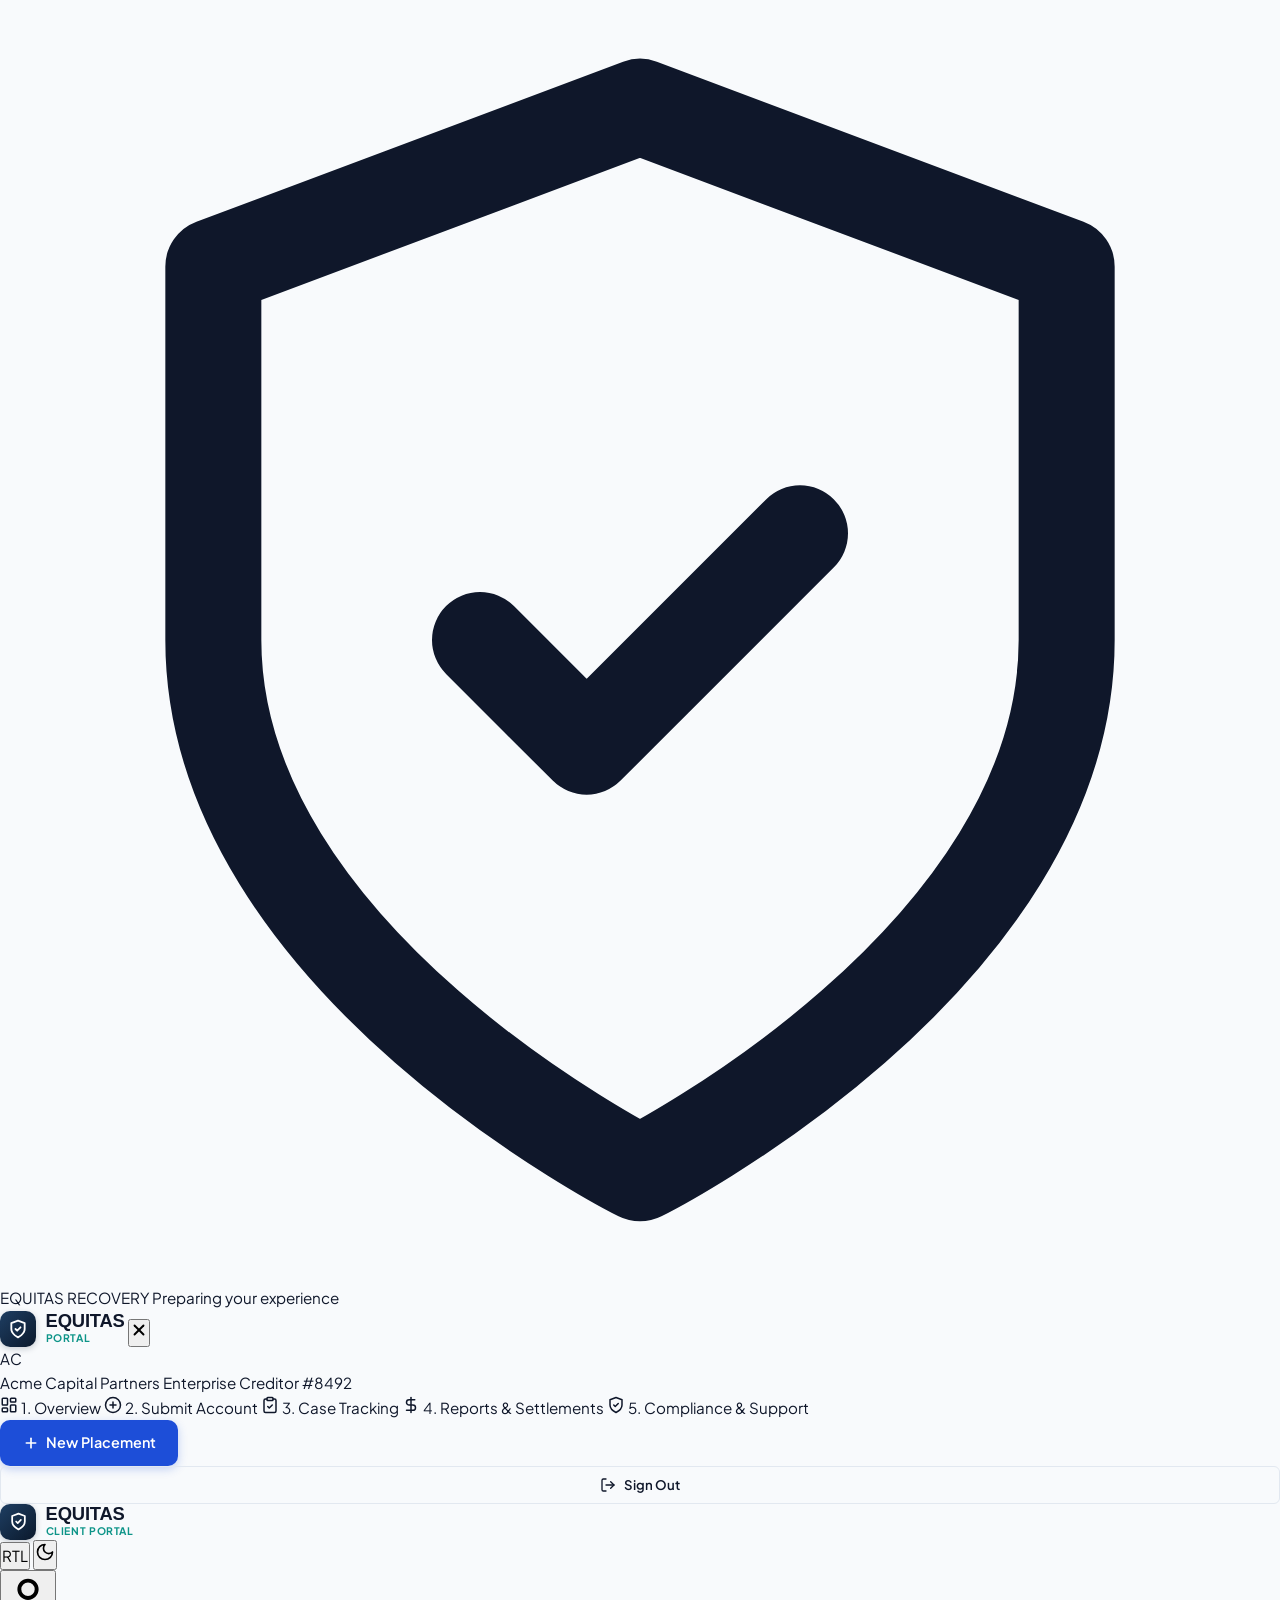
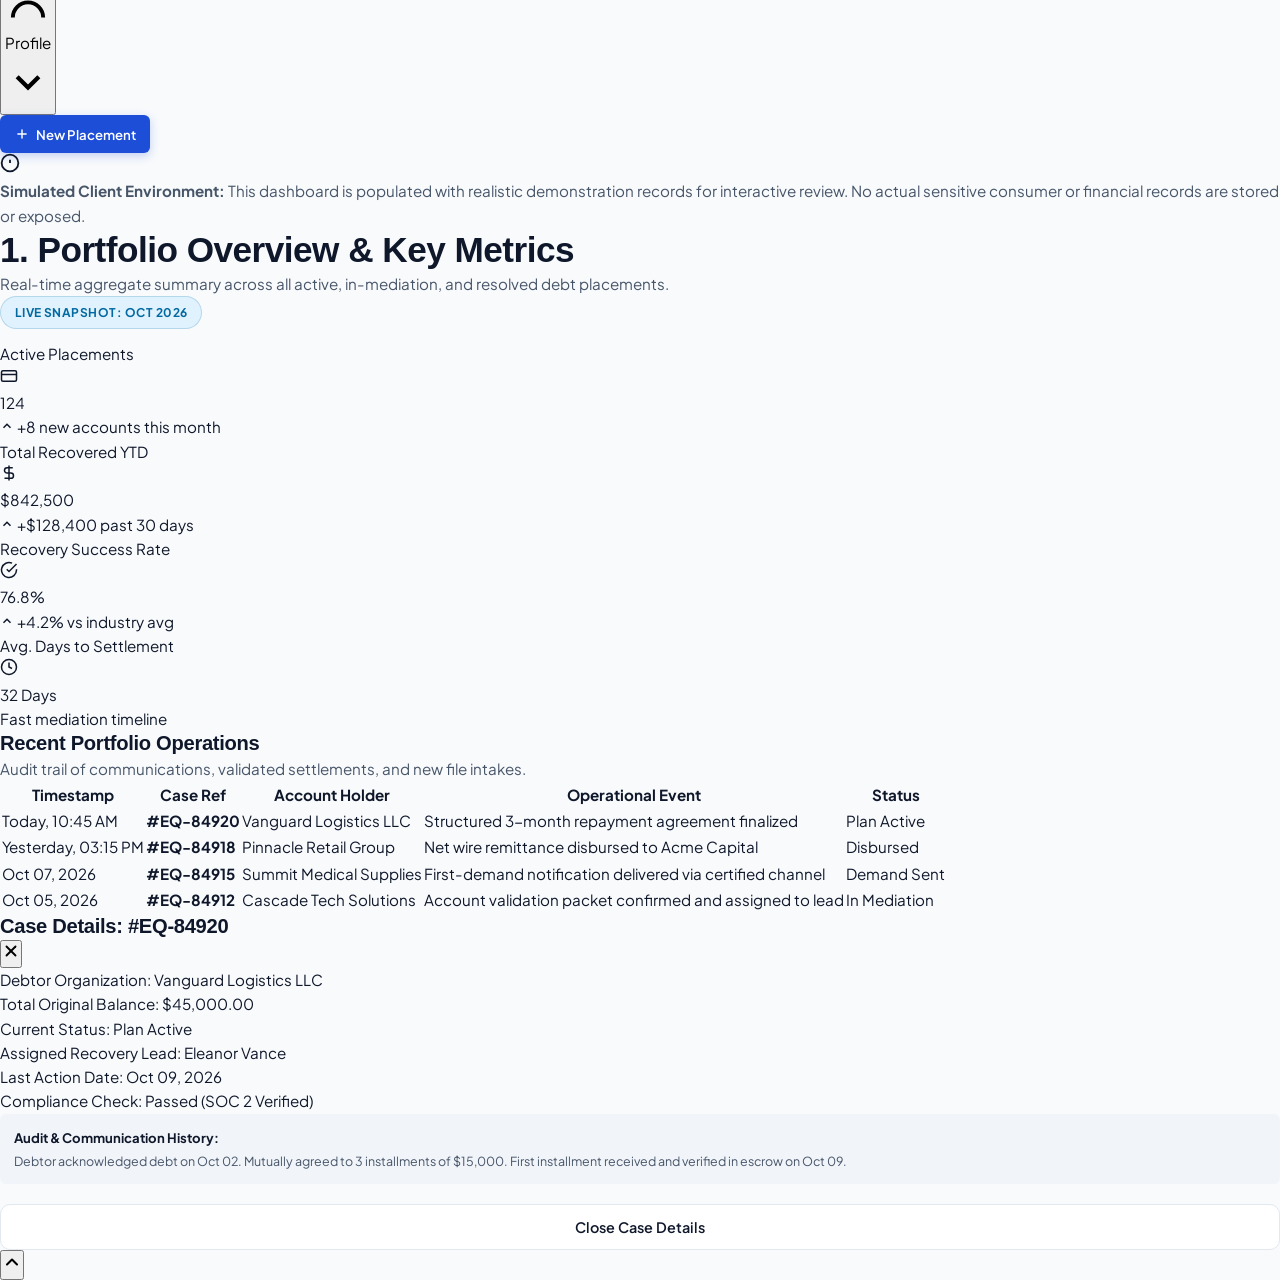
<file: dashboard.html>
<!DOCTYPE html>
<html lang="en" dir="ltr" data-theme="light">
<head>
  <meta charset="UTF-8">
  <meta name="viewport" content="width=device-width, initial-scale=1.0">
  <title>Client Dashboard | Equitas Recovery Partners</title>
  <link rel="icon" type="image/svg+xml" href="assets/images/equitas-mark.svg">
  <link rel="apple-touch-icon" href="assets/images/equitas-mark.svg">
  <meta name="description" content="Equitas Recovery Partners client portal dashboard. Track collection placements, submit accounts, review remittance statements, and access compliance certificates.">
  <link rel="preconnect" href="https://fonts.googleapis.com">
  <link rel="preconnect" href="https://fonts.gstatic.com" crossorigin>
  <link href="https://fonts.googleapis.com/css2?family=Plus+Jakarta+Sans:wght@400;500;600;700;800&display=swap" rel="stylesheet">
  <link rel="stylesheet" href="assets/css/style.css">
</head>
<body>

  <div class="dash-app">

    <!-- DASHBOARD SIDEBAR -->
    <aside class="dash-sidebar" id="dashSidebar" aria-label="Client Dashboard Navigation">
      
      <div class="dash-sidebar-header">
        <a href="index.html" class="brand-logo" aria-label="Equitas Recovery Homepage">
          <div class="logo-symbol" aria-hidden="true">
            <svg width="20" height="20" viewBox="0 0 24 24" fill="none" stroke="currentColor" stroke-width="2.2" stroke-linecap="round" stroke-linejoin="round">
              <path d="M12 22s8-4 8-10V5l-8-3-8 3v7c0 6 8 10 8 10z"/>
              <path d="m9 12 2 2 4-4"/>
            </svg>
          </div>
          <div class="logo-text">
            <span class="logo-title">EQUITAS</span>
            <span class="logo-subtitle">Portal</span>
          </div>
        </a>

        <button type="button" class="drawer-close-btn dash-sidebar-close" id="dashSidebarCloseBtn" aria-label="Close Sidebar">
          <svg width="18" height="18" viewBox="0 0 24 24" fill="none" stroke="currentColor" stroke-width="2.5" stroke-linecap="round" stroke-linejoin="round">
            <line x1="18" y1="6" x2="6" y2="18"/>
            <line x1="6" y1="6" x2="18" y2="18"/>
          </svg>
        </button>
      </div>

      <!-- Client Profile Overview Badge -->
      <div class="dash-client-badge">
        <div class="dash-client-info">
          <div class="dash-avatar-circle" aria-hidden="true">AC</div>
          <div class="dash-client-meta">
            <span class="dash-client-name">Acme Capital Partners</span>
            <span class="dash-client-tier">Enterprise Creditor #8492</span>
          </div>
        </div>
      </div>

      <!-- Navigation Menu: 5 Core Sections -->
      <nav class="dash-nav-menu" aria-label="Dashboard Sections">
        <a href="#overview" class="dash-nav-link active" data-section="overview">
          <svg width="18" height="18" viewBox="0 0 24 24" fill="none" stroke="currentColor" stroke-width="2" stroke-linecap="round" stroke-linejoin="round">
            <rect width="7" height="9" x="3" y="3" rx="1"/>
            <rect width="7" height="5" x="14" y="3" rx="1"/>
            <rect width="7" height="9" x="14" y="12" rx="1"/>
            <rect width="7" height="5" x="3" y="16" rx="1"/>
          </svg>
          <span>1. Overview</span>
        </a>

        <a href="#submitAccount" class="dash-nav-link" data-section="submitAccount">
          <svg width="18" height="18" viewBox="0 0 24 24" fill="none" stroke="currentColor" stroke-width="2" stroke-linecap="round" stroke-linejoin="round">
            <circle cx="12" cy="12" r="10"/>
            <path d="M12 8v8"/>
            <path d="M8 12h8"/>
          </svg>
          <span>2. Submit Account</span>
        </a>

        <a href="#caseTracking" class="dash-nav-link" data-section="caseTracking">
          <svg width="18" height="18" viewBox="0 0 24 24" fill="none" stroke="currentColor" stroke-width="2" stroke-linecap="round" stroke-linejoin="round">
            <path d="M16 4h2a2 2 0 0 1 2 2v14a2 2 0 0 1-2 2H6a2 2 0 0 1-2-2V6a2 2 0 0 1 2-2h2"/>
            <path d="M15 2H9a1 1 0 0 0-1 1v2a1 1 0 0 0 1 1h6a1 1 0 0 0 1-1V3a1 1 0 0 0-1-1Z"/>
            <path d="m9 14 2 2 4-4"/>
          </svg>
          <span>3. Case Tracking</span>
        </a>

        <a href="#reportsSettlements" class="dash-nav-link" data-section="reportsSettlements">
          <svg width="18" height="18" viewBox="0 0 24 24" fill="none" stroke="currentColor" stroke-width="2" stroke-linecap="round" stroke-linejoin="round">
            <line x1="12" x2="12" y1="2" y2="22"/>
            <path d="M17 5H9.5a3.5 3.5 0 0 0 0 7h5a3.5 3.5 0 0 1 0 7H6"/>
          </svg>
          <span>4. Reports &amp; Settlements</span>
        </a>

        <a href="#complianceSupport" class="dash-nav-link" data-section="complianceSupport">
          <svg width="18" height="18" viewBox="0 0 24 24" fill="none" stroke="currentColor" stroke-width="2" stroke-linecap="round" stroke-linejoin="round">
            <path d="M12 22s8-4 8-10V5l-8-3-8 3v7c0 6 8 10 8 10z"/>
            <path d="m9 12 2 2 4-4"/>
          </svg>
          <span>5. Compliance &amp; Support</span>
        </a>
      </nav>

      <a href="#submitAccount" class="btn btn-primary dash-sidebar-primary-action">
        <svg width="16" height="16" viewBox="0 0 24 24" fill="none" stroke="currentColor" stroke-width="2.5" stroke-linecap="round" stroke-linejoin="round" aria-hidden="true">
          <line x1="12" y1="5" x2="12" y2="19"/>
          <line x1="5" y1="12" x2="19" y2="12"/>
        </svg>
        <span>New Placement</span>
      </a>

      <!-- Sidebar Controls & Logout -->
      <div class="dash-sidebar-footer">
        <a href="login.html" class="btn btn-outline-white btn-sm" style="width: 100%; justify-content: center; color: var(--text-primary); border-color: var(--border-color);" id="dashLogoutBtn">
          <svg width="16" height="16" viewBox="0 0 24 24" fill="none" stroke="currentColor" stroke-width="2" stroke-linecap="round" stroke-linejoin="round">
            <path d="M9 21H5a2 2 0 0 1-2-2V5a2 2 0 0 1 2-2h4"/>
            <polyline points="16 17 21 12 16 7"/>
            <line x1="21" x2="9" y1="12" y2="12"/>
          </svg>
          <span>Sign Out</span>
        </a>
      </div>

    </aside>

    <!-- DASHBOARD MAIN CONTENT AREA -->
    <div class="dash-main-area">

      <!-- Top Dashboard Bar -->
      <header class="dash-topbar">
        <div class="dash-topbar-left">
          <button type="button" class="hamburger-btn dash-hamburger-btn" id="dashHamburgerBtn" aria-label="Open sidebar navigation" aria-controls="dashSidebar" aria-expanded="false" style="display: none;">
            <span></span>
            <span></span>
            <span></span>
          </button>
          <a href="index.html" class="brand-logo dash-topbar-brand" aria-label="Equitas Recovery homepage">
            <span class="logo-symbol" aria-hidden="true">
              <svg width="19" height="19" viewBox="0 0 24 24" fill="none" stroke="currentColor" stroke-width="2.2" stroke-linecap="round" stroke-linejoin="round">
                <path d="M12 22s8-4 8-10V5l-8-3-8 3v7c0 6 8 10 8 10z"/>
                <path d="m9 12 2 2 4-4"/>
              </svg>
            </span>
            <span class="logo-text">
              <span class="logo-title">EQUITAS</span>
              <span class="logo-subtitle">Client Portal</span>
            </span>
          </a>
        </div>

        <div class="dash-topbar-right">
          <div class="dashboard-controls" aria-label="Display settings">
            <button type="button" class="control-btn rtl-toggle-btn" aria-label="Switch to RTL layout" title="Toggle RTL/LTR">
              <span class="rtl-badge">RTL</span>
            </button>
            <button type="button" class="control-btn theme-toggle-btn" aria-label="Switch to dark mode" title="Toggle theme">
              <span aria-hidden="true">Theme</span>
            </button>
          </div>

          <div class="dash-profile">
            <button type="button" class="dash-profile-trigger" id="dashProfileTrigger" aria-label="Open profile menu" aria-controls="dashProfileMenu" aria-expanded="false">
              <svg viewBox="0 0 24 24" fill="none" stroke="currentColor" stroke-width="1.8" aria-hidden="true">
                <circle cx="12" cy="8" r="4"/>
                <path d="M5 21a7 7 0 0 1 14 0"/>
              </svg>
              <span class="dash-profile-trigger-label">Profile</span>
              <svg class="dash-profile-chevron" viewBox="0 0 24 24" fill="none" stroke="currentColor" stroke-width="2" aria-hidden="true">
                <path d="m7 10 5 5 5-5"/>
              </svg>
            </button>
            <div class="dash-profile-menu" id="dashProfileMenu" role="menu" aria-labelledby="dashProfileTrigger" hidden>
              <div class="dash-profile-menu-identity">
                <span class="dash-profile-avatar" aria-hidden="true">AC</span>
                <span>
                  <strong>Acme Capital Partners</strong>
                  <small>Enterprise Creditor #8492</small>
                </span>
              </div>
              <a href="login.html" class="dash-profile-signout" role="menuitem">Sign out</a>
            </div>
          </div>

          <a href="#submitAccount" class="btn btn-primary btn-sm dash-primary-action">
            <svg width="14" height="14" viewBox="0 0 24 24" fill="none" stroke="currentColor" stroke-width="2.5" stroke-linecap="round" stroke-linejoin="round" aria-hidden="true">
              <line x1="12" y1="5" x2="12" y2="19"/>
              <line x1="5" y1="12" x2="19" y2="12"/>
            </svg>
            <span>New Placement</span>
          </a>
        </div>
      </header>

      <!-- Main Dashboard Content Container -->
      <main class="dash-body-content">

        <!-- Mandatory Demo Environment Disclaimer -->
        <div class="dash-demo-banner" role="region" aria-label="Demonstration Environment Notice">
          <svg width="20" height="20" viewBox="0 0 24 24" fill="none" stroke="currentColor" stroke-width="2.2" aria-hidden="true">
            <circle cx="12" cy="12" r="10"/>
            <line x1="12" y1="8" x2="12" y2="12"/>
            <line x1="12" y1="16" x2="12.01" y2="16"/>
          </svg>
          <p>
            <strong>Simulated Client Environment:</strong> This dashboard is populated with realistic demonstration records for interactive review. No actual sensitive consumer or financial records are stored or exposed.
          </p>
        </div>

        <!-- ==========================================================================
             SECTION 1: OVERVIEW & PERFORMANCE METRICS
             ========================================================================== -->
        <section class="dash-section" id="overview">
          <div class="dash-section-header">
            <div>
              <h2>1. Portfolio Overview &amp; Key Metrics</h2>
              <p>Real-time aggregate summary across all active, in-mediation, and resolved debt placements.</p>
            </div>
            <div class="badge badge-accent">Live Snapshot: Oct 2026</div>
          </div>

          <!-- 4 Metrics Cards (Tablet: 2 per row) -->
          <div class="dash-metric-grid">
            
            <div class="dash-metric-card">
              <div class="dash-metric-top">
                <span class="dash-metric-title">Active Placements</span>
                <div class="dash-metric-icon" aria-hidden="true">
                  <svg width="18" height="18" viewBox="0 0 24 24" fill="none" stroke="currentColor" stroke-width="2"><rect width="20" height="14" x="2" y="5" rx="2"/><path d="M2 10h20"/></svg>
                </div>
              </div>
              <div class="dash-metric-val" id="metricActiveCount">124</div>
              <div class="dash-metric-trend trend-up">
                <svg width="14" height="14" viewBox="0 0 24 24" fill="none" stroke="currentColor" stroke-width="2.5"><polyline points="18 15 12 9 6 15"/></svg>
                <span>+8 new accounts this month</span>
              </div>
            </div>

            <div class="dash-metric-card">
              <div class="dash-metric-top">
                <span class="dash-metric-title">Total Recovered YTD</span>
                <div class="dash-metric-icon" aria-hidden="true">
                  <svg width="18" height="18" viewBox="0 0 24 24" fill="none" stroke="currentColor" stroke-width="2"><line x1="12" x2="12" y1="2" y2="22"/><path d="M17 5H9.5a3.5 3.5 0 0 0 0 7h5a3.5 3.5 0 0 1 0 7H6"/></svg>
                </div>
              </div>
              <div class="dash-metric-val" id="metricRecoveredAmount">$842,500</div>
              <div class="dash-metric-trend trend-up">
                <svg width="14" height="14" viewBox="0 0 24 24" fill="none" stroke="currentColor" stroke-width="2.5"><polyline points="18 15 12 9 6 15"/></svg>
                <span>+$128,400 past 30 days</span>
              </div>
            </div>

            <div class="dash-metric-card">
              <div class="dash-metric-top">
                <span class="dash-metric-title">Recovery Success Rate</span>
                <div class="dash-metric-icon" aria-hidden="true">
                  <svg width="18" height="18" viewBox="0 0 24 24" fill="none" stroke="currentColor" stroke-width="2"><path d="M22 11.08V12a10 10 0 1 1-5.93-9.14"/><polyline points="22 4 12 14.01 9 11.01"/></svg>
                </div>
              </div>
              <div class="dash-metric-val">76.8%</div>
              <div class="dash-metric-trend trend-up">
                <svg width="14" height="14" viewBox="0 0 24 24" fill="none" stroke="currentColor" stroke-width="2.5"><polyline points="18 15 12 9 6 15"/></svg>
                <span>+4.2% vs industry avg</span>
              </div>
            </div>

            <div class="dash-metric-card">
              <div class="dash-metric-top">
                <span class="dash-metric-title">Avg. Days to Settlement</span>
                <div class="dash-metric-icon" aria-hidden="true">
                  <svg width="18" height="18" viewBox="0 0 24 24" fill="none" stroke="currentColor" stroke-width="2"><circle cx="12" cy="12" r="10"/><polyline points="12 6 12 12 16 14"/></svg>
                </div>
              </div>
              <div class="dash-metric-val">32 Days</div>
              <div class="dash-metric-trend trend-neutral">
                <span>Fast mediation timeline</span>
              </div>
            </div>

          </div>

          <!-- Activity & Status Breakdown Card -->
          <div class="dash-card">
            <h3>Recent Portfolio Operations</h3>
            <p class="card-desc">Audit trail of communications, validated settlements, and new file intakes.</p>
            
            <div class="table-responsive-wrapper">
              <table class="dash-table">
                <thead>
                  <tr>
                    <th>Timestamp</th>
                    <th>Case Ref</th>
                    <th>Account Holder</th>
                    <th>Operational Event</th>
                    <th>Status</th>
                  </tr>
                </thead>
                <tbody>
                  <tr>
                    <td>Today, 10:45 AM</td>
                    <td><strong>#EQ-84920</strong></td>
                    <td>Vanguard Logistics LLC</td>
                    <td>Structured 3-month repayment agreement finalized</td>
                    <td><span class="status-pill status-plan"><span class="status-dot-sm"></span>Plan Active</span></td>
                  </tr>
                  <tr>
                    <td>Yesterday, 03:15 PM</td>
                    <td><strong>#EQ-84918</strong></td>
                    <td>Pinnacle Retail Group</td>
                    <td>Net wire remittance disbursed to Acme Capital</td>
                    <td><span class="status-pill status-settled"><span class="status-dot-sm"></span>Disbursed</span></td>
                  </tr>
                  <tr>
                    <td>Oct 07, 2026</td>
                    <td><strong>#EQ-84915</strong></td>
                    <td>Summit Medical Supplies</td>
                    <td>First-demand notification delivered via certified channel</td>
                    <td><span class="status-pill status-demand"><span class="status-dot-sm"></span>Demand Sent</span></td>
                  </tr>
                  <tr>
                    <td>Oct 05, 2026</td>
                    <td><strong>#EQ-84912</strong></td>
                    <td>Cascade Tech Solutions</td>
                    <td>Account validation packet confirmed and assigned to lead</td>
                    <td><span class="status-pill status-mediation"><span class="status-dot-sm"></span>In Mediation</span></td>
                  </tr>
                </tbody>
              </table>
            </div>
          </div>
        </section>

        <!-- ==========================================================================
             SECTION 2: SUBMIT ACCOUNT FOR COLLECTION
             ========================================================================== -->
        <section class="dash-section" id="submitAccount">
          <div class="dash-section-header">
            <div>
              <h2>2. Submit New Account for Collection</h2>
              <p>Transmit an outstanding balance file for immediate verification and compliant mediation onboarding.</p>
            </div>
          </div>

          <div class="dash-card">
            <form id="dashSubmitAccountForm" novalidate>
              <div class="contact-form-grid">
                
                <!-- Debtor Reference -->
                <div class="form-group">
                  <label for="subAccountRef" class="form-label">Debtor / Account Reference *</label>
                  <input type="text" id="subAccountRef" name="accountRef" class="form-input" placeholder="e.g. INV-2026-9042 or Apex Dynamics" required>
                  <span class="form-help-text">Internal invoice number or organization name</span>
                </div>

                <!-- Account Type -->
                <div class="form-group">
                  <label for="subAccountType" class="form-label">Account Category *</label>
                  <select id="subAccountType" name="accountType" class="form-select" required>
                    <option value="">Select account classification...</option>
                    <option value="Commercial B2B Trade">Commercial B2B Trade</option>
                    <option value="Commercial Corporate Debt">Commercial Corporate Debt</option>
                    <option value="Consumer Professional Services">Consumer Professional Services</option>
                    <option value="Medical &amp; Healthcare">Medical &amp; Healthcare</option>
                    <option value="Contractual Retainer">Contractual Retainer</option>
                  </select>
                </div>

                <!-- Outstanding Balance -->
                <div class="form-group">
                  <label for="subAccountBalance" class="form-label">Outstanding Balance (USD) *</label>
                  <input type="number" id="subAccountBalance" name="balance" class="form-input" placeholder="15000" min="100" step="50" required>
                  <span class="form-help-text">Total principal due for recovery</span>
                </div>

                <!-- Relevant Dates -->
                <div class="form-group">
                  <label for="subDefaultDate" class="form-label">Default / Delinquency Date *</label>
                  <input type="date" id="subDefaultDate" name="defaultDate" class="form-input" required>
                  <span class="form-help-text">Date of original default or non-payment</span>
                </div>

                <!-- Supporting Documentation Upload Dropzone -->
                <div class="form-group form-full-width">
                  <label class="form-label">Supporting Documentation (Invoices, Contracts, Statements)</label>
                  <div class="file-dropzone-box" id="fileDropzone">
                    <div class="dropzone-icon" aria-hidden="true">
                      <svg width="22" height="22" viewBox="0 0 24 24" fill="none" stroke="currentColor" stroke-width="2">
                        <path d="M21 15v4a2 2 0 0 1-2 2H5a2 2 0 0 1-2-2v-4"/>
                        <polyline points="17 8 12 3 7 8"/>
                        <line x1="12" x2="12" y1="3" y2="15"/>
                      </svg>
                    </div>
                    <p class="primary-msg">Drag &amp; drop files here, or click to browse</p>
                    <p class="secondary-msg">Supports PDF, XLSX, CSV, TIFF up to 25MB (Encrypted in transit)</p>
                    <input type="file" id="subDocFile" style="display: none;" accept=".pdf,.xlsx,.csv,.docx,.tiff,.png,.jpg">
                    <div class="file-selected-indicator" id="fileSelectedMsg">Selected: <span id="fileNameDisplay">invoice_records.pdf</span></div>
                  </div>
                </div>

                <!-- Notes / Special Instructions -->
                <div class="form-group form-full-width">
                  <label for="subAccountNotes" class="form-label">Account Notes &amp; Special Instructions</label>
                  <textarea id="subAccountNotes" name="notes" class="form-textarea" rows="3" placeholder="Provide relevant dispute history, prior contact notes, or preferred resolution milestones..."></textarea>
                </div>

                <!-- Submit Button -->
                <div class="form-full-width" style="margin-top: 0.5rem;">
                  <button type="submit" class="btn btn-primary btn-lg" id="submitNewAccountBtn">
                    <span>Submit Account for Recovery</span>
                    <svg width="16" height="16" viewBox="0 0 24 24" fill="none" stroke="currentColor" stroke-width="2.5">
                      <line x1="5" y1="12" x2="19" y2="12"/>
                      <polyline points="12 5 19 12 12 19"/>
                    </svg>
                  </button>
                </div>

                <!-- Status Feedback -->
                <div class="form-full-width">
                  <div class="form-status-msg" id="submitAccountStatus" role="status" aria-live="polite"></div>
                </div>

              </div>
            </form>
          </div>
        </section>

        <!-- ==========================================================================
             SECTION 3: CASE TRACKING
             ========================================================================== -->
        <section class="dash-section" id="caseTracking">
          <div class="dash-section-header">
            <div>
              <h2>3. Case Tracking &amp; Account Statuses</h2>
              <p>Monitor real-time mediation milestones, scheduled settlements, and communication logs.</p>
            </div>
          </div>

          <div class="dash-card">
            
            <!-- Filter & Search Toolbar -->
            <div class="dash-filters-row">
              <div class="dash-search-box dash-case-search">
                <svg width="14" height="14" viewBox="0 0 24 24" fill="none" stroke="currentColor" stroke-width="2"><circle cx="11" cy="11" r="8"/><path d="m21 21-4.3-4.3"/></svg>
                <input type="text" placeholder="Filter by case reference or debtor..." id="caseFilterInput">
              </div>

              <div class="dash-filter-controls">
                <div class="dash-filter-field">
                  <label for="caseStatusFilter">Status</label>
                  <select id="caseStatusFilter" class="dash-filter-select">
                    <option value="ALL">All Statuses</option>
                    <option value="In Mediation">In Mediation</option>
                    <option value="Demand Sent">Demand Sent</option>
                    <option value="Plan Active">Plan Active</option>
                    <option value="Settled">Settled</option>
                  </select>
                </div>

                <div class="dash-filter-field">
                  <label for="caseCategoryFilter">Category</label>
                  <select id="caseCategoryFilter" class="dash-filter-select">
                    <option value="ALL">All Categories</option>
                    <option value="Commercial B2B">Commercial B2B</option>
                    <option value="Healthcare">Healthcare</option>
                    <option value="Services">Services</option>
                  </select>
                </div>
              </div>
            </div>

            <!-- Case Table -->
            <div class="table-responsive-wrapper">
              <table class="dash-table" id="caseTrackingTable">
                <thead>
                  <tr>
                    <th>Case Ref</th>
                    <th>Debtor Reference</th>
                    <th>Category</th>
                    <th>Balance</th>
                    <th>Recovered</th>
                    <th>Status</th>
                    <th>Last Activity</th>
                    <th>Action</th>
                  </tr>
                </thead>
                <tbody id="caseTableBody">
                  <tr data-status="Plan Active" data-category="Commercial B2B">
                    <td><strong>#EQ-84920</strong></td>
                    <td>Vanguard Logistics LLC</td>
                    <td>Commercial B2B</td>
                    <td>$45,000</td>
                    <td style="color: var(--success); font-weight: 600;">$15,000 (33%)</td>
                    <td><span class="status-pill status-plan"><span class="status-dot-sm"></span>Plan Active</span></td>
                    <td>Today, 10:45 AM</td>
                    <td>
                      <button type="button" class="btn btn-outline-white btn-sm view-case-btn" data-id="EQ-84920" data-debtor="Vanguard Logistics LLC" data-balance="$45,000" data-status="Plan Active" data-lead="Eleanor Vance" data-date="Oct 09, 2026">
                        Details
                      </button>
                    </td>
                  </tr>

                  <tr data-status="Settled" data-category="Services">
                    <td><strong>#EQ-84918</strong></td>
                    <td>Pinnacle Retail Group</td>
                    <td>Services</td>
                    <td>$28,500</td>
                    <td style="color: var(--success); font-weight: 600;">$28,500 (100%)</td>
                    <td><span class="status-pill status-settled"><span class="status-dot-sm"></span>Settled</span></td>
                    <td>Oct 08, 2026</td>
                    <td>
                      <button type="button" class="btn btn-outline-white btn-sm view-case-btn" data-id="EQ-84918" data-debtor="Pinnacle Retail Group" data-balance="$28,500" data-status="Settled" data-lead="David Miller" data-date="Oct 08, 2026">
                        Details
                      </button>
                    </td>
                  </tr>

                  <tr data-status="Demand Sent" data-category="Healthcare">
                    <td><strong>#EQ-84915</strong></td>
                    <td>Summit Medical Supplies</td>
                    <td>Healthcare</td>
                    <td>$19,200</td>
                    <td style="color: var(--text-muted);">$0 (0%)</td>
                    <td><span class="status-pill status-demand"><span class="status-dot-sm"></span>Demand Sent</span></td>
                    <td>Oct 07, 2026</td>
                    <td>
                      <button type="button" class="btn btn-outline-white btn-sm view-case-btn" data-id="EQ-84915" data-debtor="Summit Medical Supplies" data-balance="$19,200" data-status="Demand Sent" data-lead="Eleanor Vance" data-date="Oct 07, 2026">
                        Details
                      </button>
                    </td>
                  </tr>

                  <tr data-status="In Mediation" data-category="Commercial B2B">
                    <td><strong>#EQ-84912</strong></td>
                    <td>Cascade Tech Solutions</td>
                    <td>Commercial B2B</td>
                    <td>$62,000</td>
                    <td style="color: var(--text-muted);">$0 (0%)</td>
                    <td><span class="status-pill status-mediation"><span class="status-dot-sm"></span>In Mediation</span></td>
                    <td>Oct 05, 2026</td>
                    <td>
                      <button type="button" class="btn btn-outline-white btn-sm view-case-btn" data-id="EQ-84912" data-debtor="Cascade Tech Solutions" data-balance="$62,000" data-status="In Mediation" data-lead="Marcus Sterling" data-date="Oct 05, 2026">
                        Details
                      </button>
                    </td>
                  </tr>

                  <tr data-status="Settled" data-category="Commercial B2B">
                    <td><strong>#EQ-84909</strong></td>
                    <td>Horizon Freightways</td>
                    <td>Commercial B2B</td>
                    <td>$34,000</td>
                    <td style="color: var(--success); font-weight: 600;">$34,000 (100%)</td>
                    <td><span class="status-pill status-settled"><span class="status-dot-sm"></span>Settled</span></td>
                    <td>Oct 02, 2026</td>
                    <td>
                      <button type="button" class="btn btn-outline-white btn-sm view-case-btn" data-id="EQ-84909" data-debtor="Horizon Freightways" data-balance="$34,000" data-status="Settled" data-lead="David Miller" data-date="Oct 02, 2026">
                        Details
                      </button>
                    </td>
                  </tr>
                </tbody>
              </table>
            </div>

          </div>
        </section>

        <!-- ==========================================================================
             SECTION 4: REPORTS AND SETTLEMENT RECORDS
             ========================================================================== -->
        <section class="dash-section" id="reportsSettlements">
          <div class="dash-section-header">
            <div>
              <h2>4. Performance Reports &amp; Settlement Records</h2>
              <p>Auditable remittance batches, fee deduction itemizations, and historical performance charts.</p>
            </div>
          </div>

          <!-- Visual Bar Chart: Monthly Recovery Trends -->
          <div class="dash-card">
            <div class="dash-chart-header">
              <h3>6-Month Recovery Volume Performance</h3>
              <span style="font-size: 0.8rem; color: var(--text-muted);">Amounts in Thousand USD ($k)</span>
            </div>

            <div class="dash-bar-chart" aria-label="Monthly Recovery Trend Chart">
              <div class="dash-chart-col">
                <span class="chart-bar-val">$98k</span>
                <div class="chart-bar-fill" style="height: 55%;" title="May 2026: $98,000"></div>
                <span class="chart-bar-label">May</span>
              </div>
              <div class="dash-chart-col">
                <span class="chart-bar-val">$112k</span>
                <div class="chart-bar-fill" style="height: 62%;" title="Jun 2026: $112,000"></div>
                <span class="chart-bar-label">Jun</span>
              </div>
              <div class="dash-chart-col">
                <span class="chart-bar-val">$135k</span>
                <div class="chart-bar-fill" style="height: 75%;" title="Jul 2026: $135,000"></div>
                <span class="chart-bar-label">Jul</span>
              </div>
              <div class="dash-chart-col">
                <span class="chart-bar-val">$148k</span>
                <div class="chart-bar-fill" style="height: 82%;" title="Aug 2026: $148,000"></div>
                <span class="chart-bar-label">Aug</span>
              </div>
              <div class="dash-chart-col">
                <span class="chart-bar-val">$165k</span>
                <div class="chart-bar-fill" style="height: 92%;" title="Sep 2026: $165,000"></div>
                <span class="chart-bar-label">Sep</span>
              </div>
              <div class="dash-chart-col">
                <span class="chart-bar-val" style="color: var(--accent-teal);">$184k</span>
                <div class="chart-bar-fill" style="height: 100%; background: var(--accent-teal);" title="Oct 2026 (Projected): $184,000"></div>
                <span class="chart-bar-label" style="font-weight: 700;">Oct (Mtd)</span>
              </div>
            </div>
          </div>

          <!-- Settlement Remittance Table -->
          <div class="dash-card">
            <h3>Settlement &amp; Remittance Ledger</h3>
            <p class="card-desc">Itemized account disbursements with verified agency contingency fees.</p>

            <div class="table-responsive-wrapper">
              <table class="dash-table">
                <thead>
                  <tr>
                    <th>Batch ID</th>
                    <th>Remittance Date</th>
                    <th>Accounts Covered</th>
                    <th>Gross Recovered</th>
                    <th>Agency Fee (18%)</th>
                    <th>Net Client Remittance</th>
                    <th>Disbursement Status</th>
                    <th>Receipt</th>
                  </tr>
                </thead>
                <tbody>
                  <tr>
                    <td><strong>#BAT-2026-10A</strong></td>
                    <td>Oct 08, 2026</td>
                    <td>3 Accounts</td>
                    <td>$62,500.00</td>
                    <td>$11,250.00</td>
                    <td style="font-weight: 700; color: var(--primary-600);">$51,250.00</td>
                    <td><span class="status-pill status-disbursed"><span class="status-dot-sm"></span>Disbursed</span></td>
                    <td>
                      <button type="button" class="btn btn-outline-white btn-sm" onclick="alert('Demo: Remittance statement PDF downloaded.');">
                        Download PDF
                      </button>
                    </td>
                  </tr>
                  <tr>
                    <td><strong>#BAT-2026-09B</strong></td>
                    <td>Sep 24, 2026</td>
                    <td>4 Accounts</td>
                    <td>$84,000.00</td>
                    <td>$15,120.00</td>
                    <td style="font-weight: 700; color: var(--primary-600);">$68,880.00</td>
                    <td><span class="status-pill status-disbursed"><span class="status-dot-sm"></span>Disbursed</span></td>
                    <td>
                      <button type="button" class="btn btn-outline-white btn-sm" onclick="alert('Demo: Remittance statement PDF downloaded.');">
                        Download PDF
                      </button>
                    </td>
                  </tr>
                  <tr>
                    <td><strong>#BAT-2026-09A</strong></td>
                    <td>Sep 10, 2026</td>
                    <td>2 Accounts</td>
                    <td>$45,200.00</td>
                    <td>$8,136.00</td>
                    <td style="font-weight: 700; color: var(--primary-600);">$37,064.00</td>
                    <td><span class="status-pill status-disbursed"><span class="status-dot-sm"></span>Disbursed</span></td>
                    <td>
                      <button type="button" class="btn btn-outline-white btn-sm" onclick="alert('Demo: Remittance statement PDF downloaded.');">
                        Download PDF
                      </button>
                    </td>
                  </tr>
                </tbody>
              </table>
            </div>
          </div>
        </section>

        <!-- ==========================================================================
             SECTION 5: COMPLIANCE DOCUMENTS AND CLIENT SUPPORT
             ========================================================================== -->
        <section class="dash-section" id="complianceSupport">
          <div class="dash-section-header">
            <div>
              <h2>5. Compliance Documents &amp; Client Support</h2>
              <p>Download audited compliance documentation and connect directly with your dedicated account manager.</p>
            </div>
          </div>

          <!-- Grid: Documents & Dedicated Lead -->
          <div class="dedicated-lead-grid">
            
            <!-- Left: Downloadable Documents -->
            <div class="dash-card" style="margin-bottom: 0;">
              <h3>Verified Compliance Certificates</h3>
              <p class="card-desc">Annual audit packages, security attestations, and licensing verification files.</p>

              <div class="compliance-docs-grid" style="grid-template-columns: 1fr;">
                <div class="doc-download-card">
                  <div class="doc-info">
                    <div class="doc-icon" aria-hidden="true">
                      <svg width="18" height="18" viewBox="0 0 24 24" fill="none" stroke="currentColor" stroke-width="2"><path d="M14 2H6a2 2 0 0 0-2 2v16a2 2 0 0 0 2 2h12a2 2 0 0 0 2-2V8z"/><polyline points="14 2 14 8 20 8"/></svg>
                    </div>
                    <div class="doc-text">
                      <h4>SOC 2 Type II Security Report (2026)</h4>
                      <span>PDF Document &bull; Verified Dec 2025</span>
                    </div>
                  </div>
                  <button type="button" class="btn btn-secondary btn-sm" onclick="alert('Demo: SOC 2 Type II report downloaded.');">Download</button>
                </div>

                <div class="doc-download-card">
                  <div class="doc-info">
                    <div class="doc-icon" aria-hidden="true">
                      <svg width="18" height="18" viewBox="0 0 24 24" fill="none" stroke="currentColor" stroke-width="2"><path d="M12 22s8-4 8-10V5l-8-3-8 3v7c0 6 8 10 8 10z"/></svg>
                    </div>
                    <div class="doc-text">
                      <h4>FDCPA &amp; Reg F Compliance Attestation</h4>
                      <span>PDF Document &bull; Updated Q3 2026</span>
                    </div>
                  </div>
                  <button type="button" class="btn btn-secondary btn-sm" onclick="alert('Demo: FDCPA attestation downloaded.');">Download</button>
                </div>

                <div class="doc-download-card">
                  <div class="doc-info">
                    <div class="doc-icon" aria-hidden="true">
                      <svg width="18" height="18" viewBox="0 0 24 24" fill="none" stroke="currentColor" stroke-width="2"><rect width="20" height="14" x="2" y="3" rx="2"/><line x1="8" x2="16" y1="21" y2="21"/></svg>
                    </div>
                    <div class="doc-text">
                      <h4>Client Data Processing Agreement (DPA)</h4>
                      <span>Signed Executed Agreement</span>
                    </div>
                  </div>
                  <button type="button" class="btn btn-secondary btn-sm" onclick="alert('Demo: DPA agreement downloaded.');">Download</button>
                </div>
              </div>
            </div>

            <!-- Right: Dedicated Account Lead & Support Desk -->
            <div class="dash-card" style="margin-bottom: 0;">
              <h3>Assigned Account Lead</h3>
              <p class="card-desc">Your dedicated point of contact for case escalations and custom reporting.</p>

              <div class="lead-profile-card">
                <div class="lead-header-row">
                  <div class="lead-avatar" aria-hidden="true">EV</div>
                  <div class="lead-details">
                    <h4>Eleanor Vance</h4>
                    <span>Senior Portfolio Account Director</span>
                  </div>
                </div>

                <div style="font-size: 0.84rem; color: var(--text-secondary); display: flex; flex-direction: column; gap: 0.4rem;">
                  <div><strong>Direct Line:</strong> (800) 555-0199 ext. 402</div>
                  <div><strong>Email:</strong> e.vance@equitasrecovery.com</div>
                  <div><strong>Office Hours:</strong> Mon–Fri, 8:00 AM – 5:30 PM CST</div>
                </div>

                <form id="dashSupportInquiryForm" style="margin-top: 0.5rem;" novalidate>
                  <div class="form-group" style="margin-bottom: 0.75rem;">
                    <label for="dashSupportMsg" class="form-label">Send Priority Note to Account Director</label>
                    <textarea id="dashSupportMsg" name="message" class="form-textarea" rows="2" placeholder="Ask a question or request custom report batch..." required></textarea>
                  </div>
                  <button type="submit" class="btn btn-primary btn-sm btn-block">
                    <span>Send Message</span>
                  </button>
                  <div class="form-status-msg" id="dashSupportStatus" role="status" aria-live="polite" style="margin-top: 0.5rem;"></div>
                </form>
              </div>
            </div>

          </div>
        </section>

      </main>

    </div>

  </div>

  <!-- Interactive Case Details Modal / Drawer -->
  <div class="case-modal-overlay" id="caseDetailsModal" role="dialog" aria-modal="true" aria-hidden="true" aria-labelledby="modalCaseTitle">
    <div class="case-modal-box">
      <div class="case-modal-header">
        <h3 id="modalCaseTitle">Case Details: #EQ-84920</h3>
        <button type="button" class="drawer-close-btn" id="modalCloseBtn" aria-label="Close Case Details">
          <svg width="18" height="18" viewBox="0 0 24 24" fill="none" stroke="currentColor" stroke-width="2.5" stroke-linecap="round" stroke-linejoin="round">
            <line x1="18" y1="6" x2="6" y2="18"/>
            <line x1="6" y1="6" x2="18" y2="18"/>
          </svg>
        </button>
      </div>

      <div class="case-modal-rows">
        <div class="modal-detail-row">
          <span class="label">Debtor Organization:</span>
          <span class="value" id="modalDebtorName">Vanguard Logistics LLC</span>
        </div>
        <div class="modal-detail-row">
          <span class="label">Total Original Balance:</span>
          <span class="value" id="modalBalance">$45,000.00</span>
        </div>
        <div class="modal-detail-row">
          <span class="label">Current Status:</span>
          <span class="value" id="modalStatus">Plan Active</span>
        </div>
        <div class="modal-detail-row">
          <span class="label">Assigned Recovery Lead:</span>
          <span class="value" id="modalLead">Eleanor Vance</span>
        </div>
        <div class="modal-detail-row">
          <span class="label">Last Action Date:</span>
          <span class="value" id="modalDate">Oct 09, 2026</span>
        </div>
        <div class="modal-detail-row">
          <span class="label">Compliance Check:</span>
          <span class="value" style="color: var(--success);">Passed (SOC 2 Verified)</span>
        </div>
      </div>

      <div style="background-color: var(--bg-subtle); border-radius: var(--radius-sm); padding: 0.85rem; margin-bottom: 1.25rem;">
        <strong style="font-size: 0.82rem; color: var(--text-primary); display: block; margin-bottom: 0.25rem;">Audit &amp; Communication History:</strong>
        <p style="font-size: 0.78rem; color: var(--text-secondary); line-height: 1.45;">
          Debtor acknowledged debt on Oct 02. Mutually agreed to 3 installments of $15,000. First installment received and verified in escrow on Oct 09.
        </p>
      </div>

      <button type="button" class="btn btn-secondary btn-block" id="modalDismissBtn">
        <span>Close Case Details</span>
      </button>
    </div>
  </div>

  <!-- Back to Top Button -->
  <button type="button" class="back-to-top-btn" id="backToTopBtn" aria-label="Back to top">
    <svg width="20" height="20" viewBox="0 0 24 24" fill="none" stroke="currentColor" stroke-width="2.5" stroke-linecap="round" stroke-linejoin="round">
      <path d="m18 15-6-6-6 6"/>
    </svg>
  </button>

  <script src="assets/js/main.js"></script>
</body>
</html>
</file>
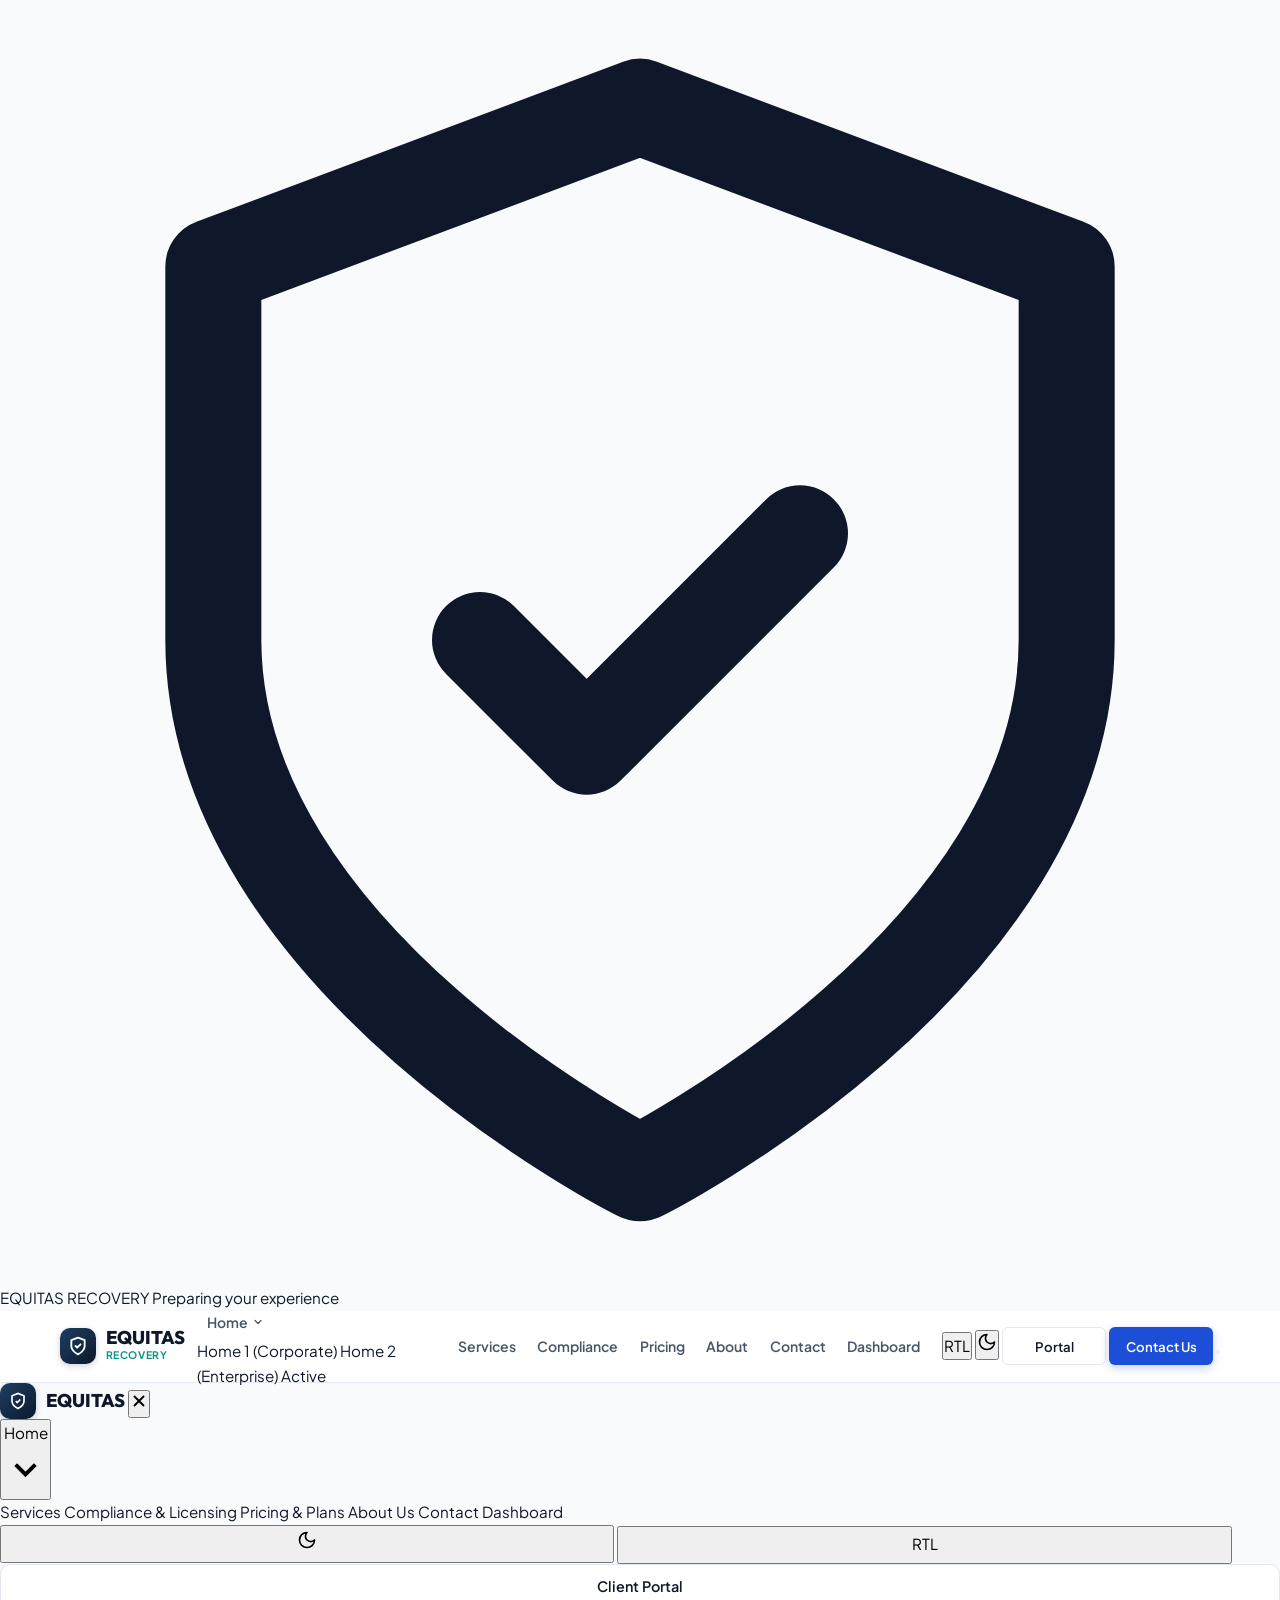
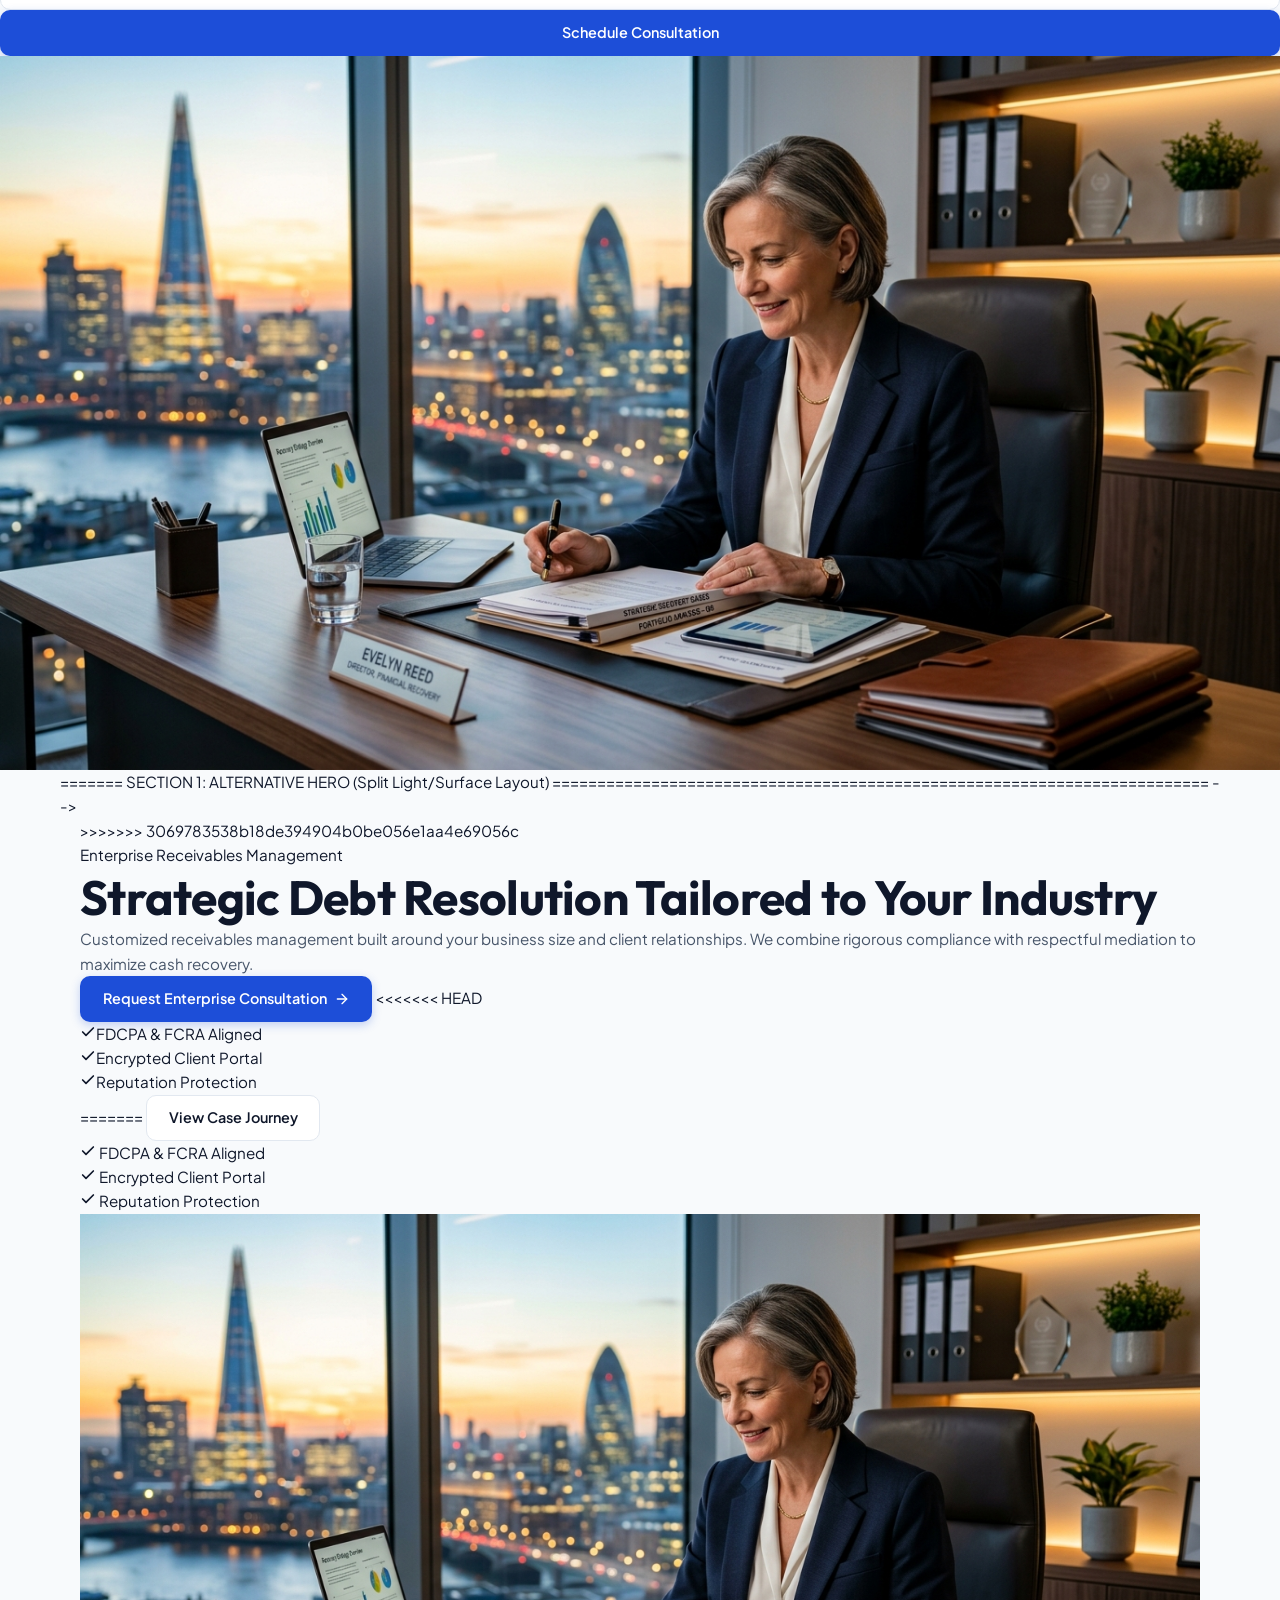
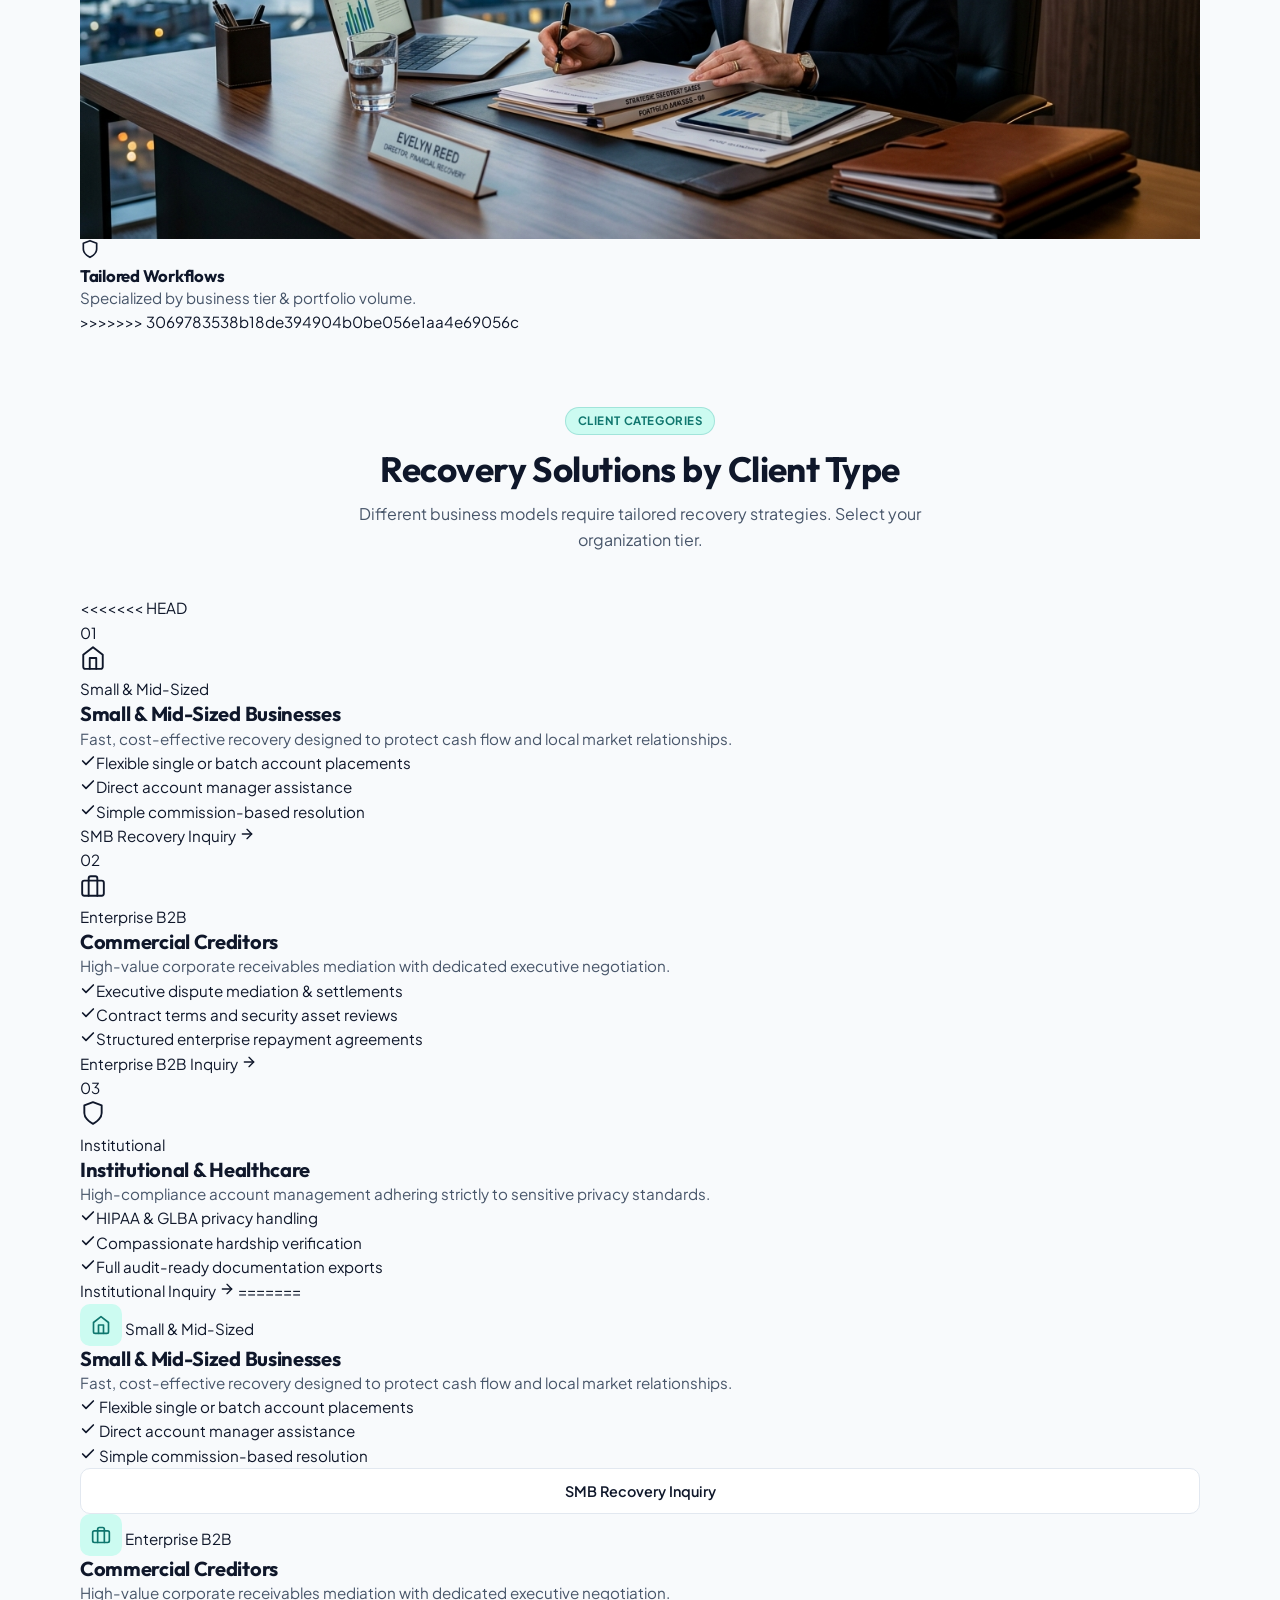
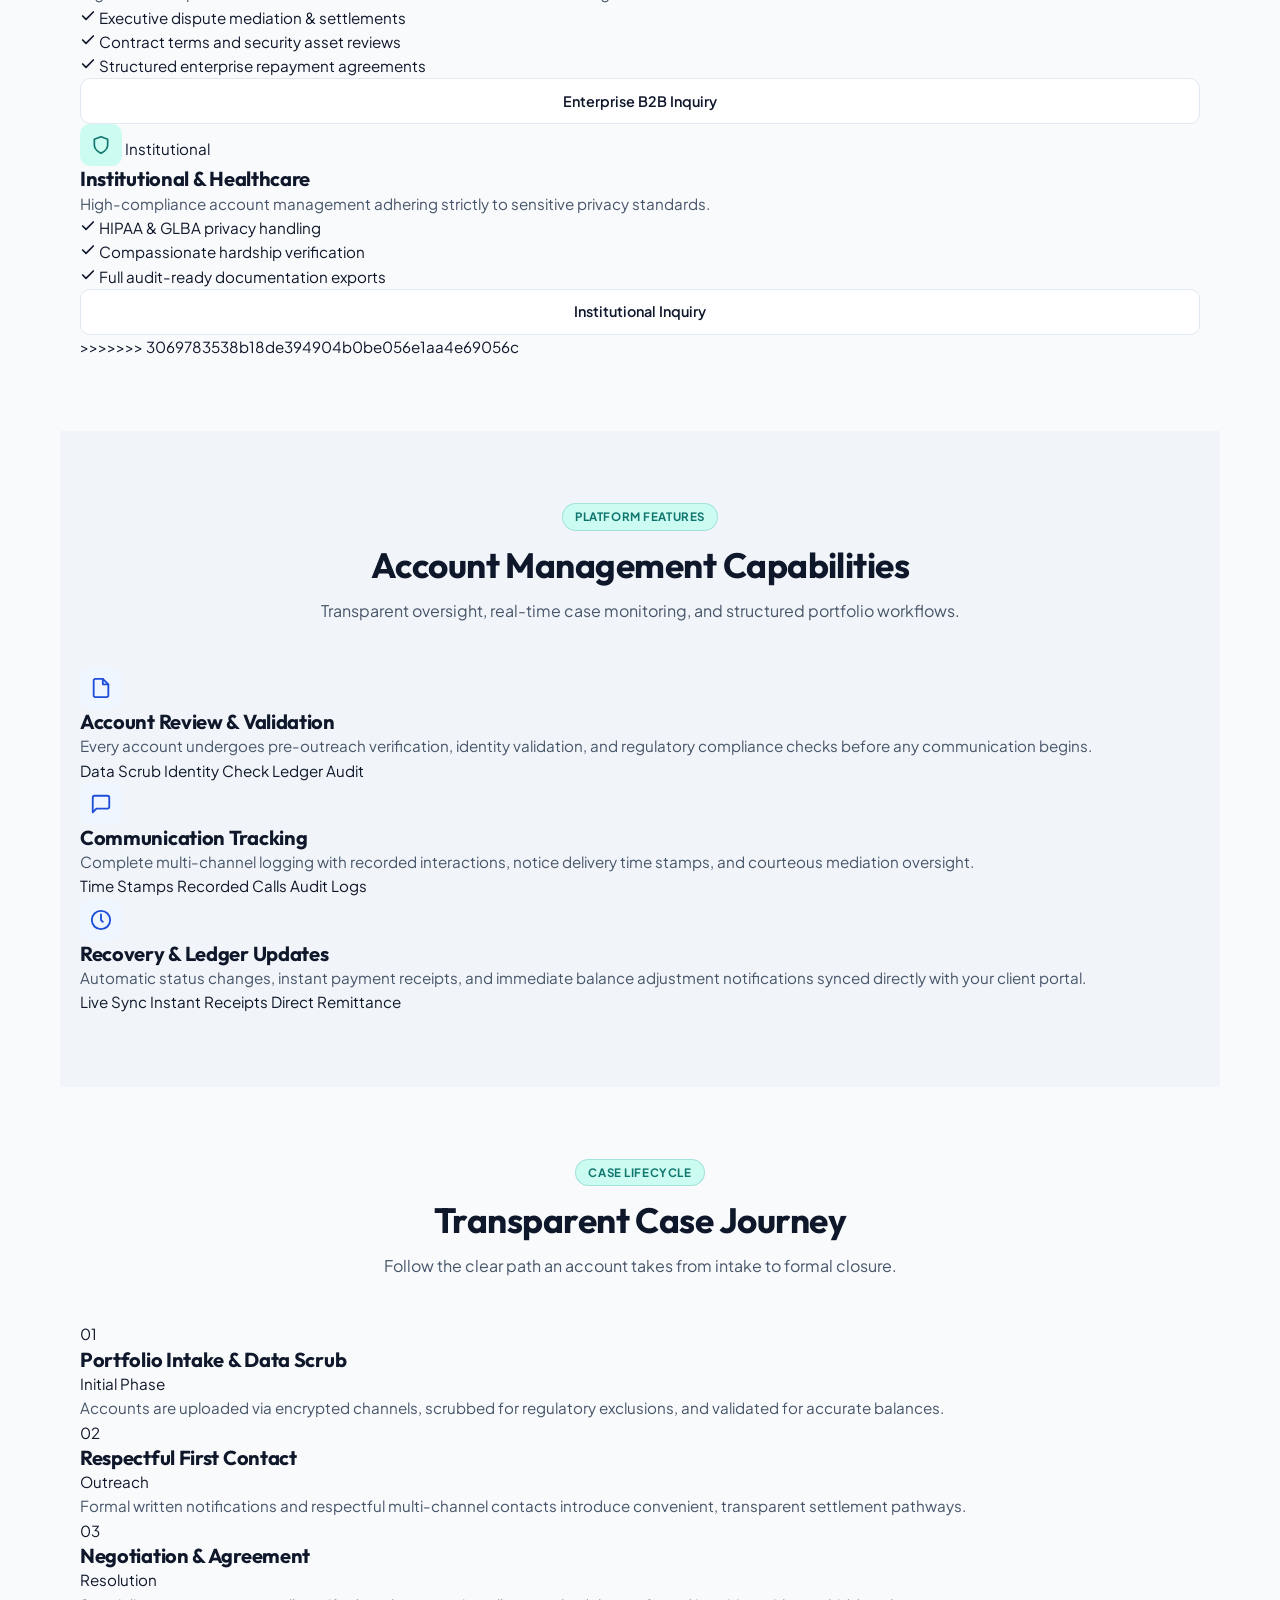
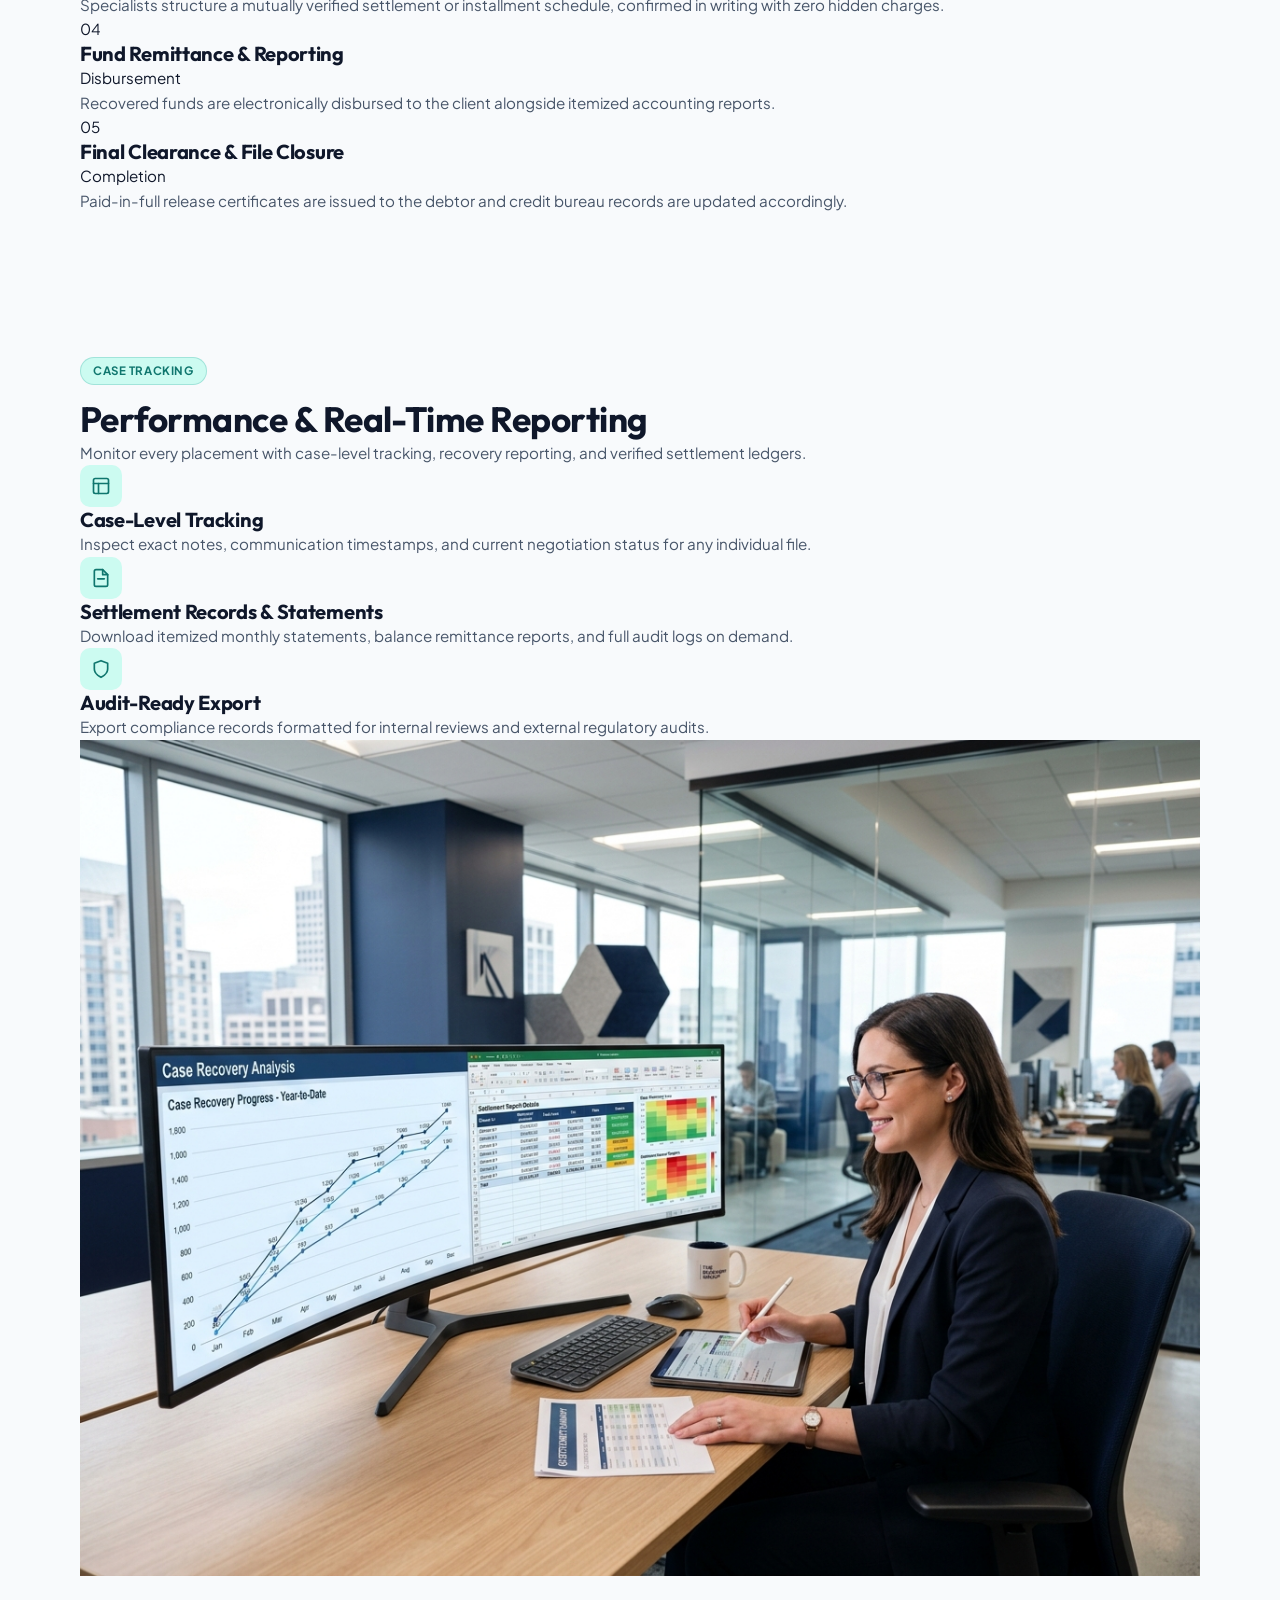
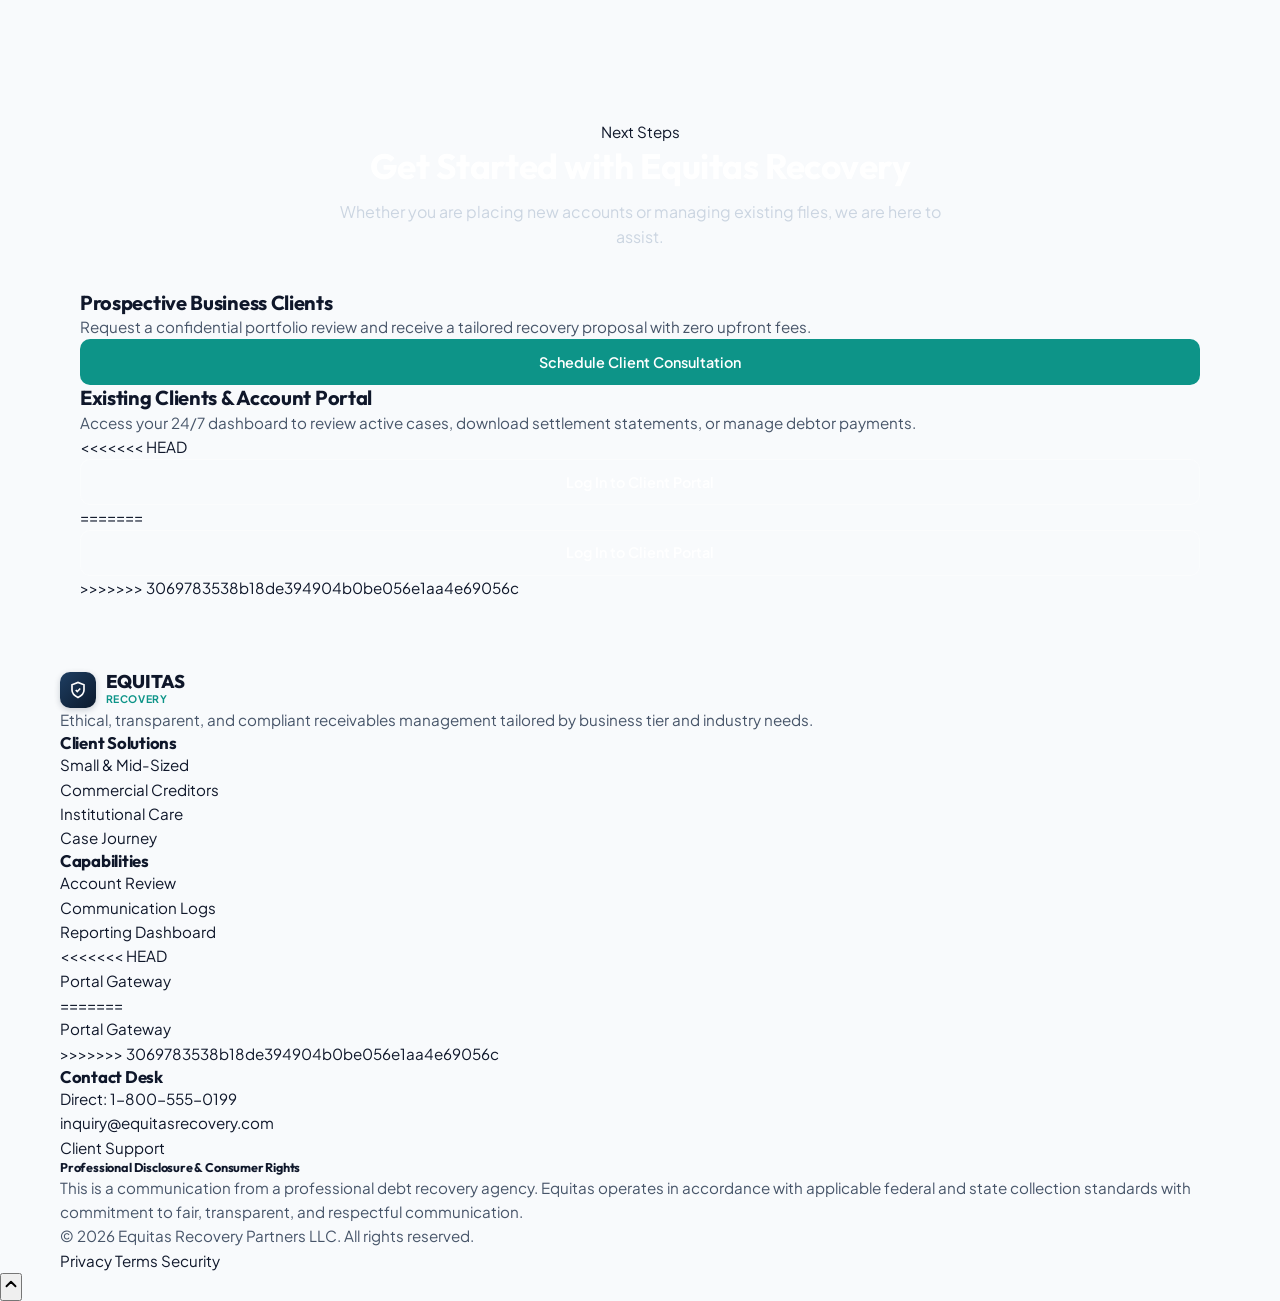
<file: home-2.html>
<!DOCTYPE html>
<html lang="en" dir="ltr" data-theme="light">
<head>
  <meta charset="UTF-8">
  <meta name="viewport" content="width=device-width, initial-scale=1.0">
  <title>Enterprise Receivables &amp; Debt Resolution | Equitas Recovery Partners</title>
  <link rel="icon" type="image/svg+xml" href="assets/images/equitas-mark.svg">
  <link rel="apple-touch-icon" href="assets/images/equitas-mark.svg">
  <meta name="description" content="Equitas Home 2 - Specialized debt recovery solutions by client type, structured account management capabilities, and case journey tracking.">
  
  <!-- Fonts -->
  <link rel="preconnect" href="https://fonts.googleapis.com">
  <link rel="preconnect" href="https://fonts.gstatic.com" crossorigin>
  <link href="https://fonts.googleapis.com/css2?family=Outfit:wght@600;700;800&family=Plus+Jakarta+Sans:wght@400;500;600;700&display=swap" rel="stylesheet">
  
  <!-- Main Stylesheet -->
  <link rel="stylesheet" href="assets/css/style.css">
</head>
<body>

  <!-- =========================================================================
       SHARED HEADER
       ========================================================================= -->
  <header class="site-header" id="mainHeader">
    <div class="container header-container">
      
      <!-- Brand Logo -->
      <a href="index.html" class="brand-logo" aria-label="Equitas Home">
        <div class="logo-symbol" aria-hidden="true">
          <svg width="20" height="20" viewBox="0 0 24 24" fill="none" stroke="currentColor" stroke-width="2.2" stroke-linecap="round" stroke-linejoin="round">
            <path d="M12 22s8-4 8-10V5l-8-3-8 3v7c0 6 8 10 8 10z"/>
            <path d="m9 12 2 2 4-4"/>
          </svg>
        </div>
        <div class="logo-text">
          <span class="logo-title">EQUITAS</span>
          <span class="logo-subtitle">Recovery</span>
        </div>
      </a>

      <!-- Desktop Nav -->
      <nav class="nav-desktop" aria-label="Main Navigation">
        <ul class="nav-links">
          <li class="nav-item">
            <a href="home-2.html" class="nav-link active" id="homeDropdownBtn" aria-haspopup="true" aria-expanded="false">
              <span>Home</span>
              <svg width="12" height="12" viewBox="0 0 24 24" fill="none" stroke="currentColor" stroke-width="2.5" stroke-linecap="round" stroke-linejoin="round">
                <path d="m6 9 6 6 6-6"/>
              </svg>
            </a>
            <div class="nav-dropdown-menu">
              <a href="index.html" class="dropdown-item">
                <span>Home 1 (Corporate)</span>
              </a>
              <a href="home-2.html" class="dropdown-item active">
                <span>Home 2 (Enterprise)</span>
                <span class="dropdown-badge">Active</span>
              </a>
            </div>
          </li>
          <li class="nav-item"><a href="services.html" class="nav-link">Services</a></li>
          <li class="nav-item"><a href="compliance.html" class="nav-link">Compliance</a></li>
          <li class="nav-item"><a href="pricing.html" class="nav-link">Pricing</a></li>
          <li class="nav-item"><a href="about.html" class="nav-link">About</a></li>
          <li class="nav-item"><a href="contact.html" class="nav-link">Contact</a></li>
          <li class="nav-item"><a href="dashboard.html" class="nav-link">Dashboard</a></li>
        </ul>
      </nav>

      <!-- Header Utilities -->
      <div class="header-actions">
        <button type="button" class="control-btn rtl-toggle-btn" aria-label="Toggle RTL/LTR" title="Toggle RTL/LTR">
          <span class="rtl-badge">RTL</span>
        </button>

        <button type="button" class="control-btn theme-toggle-btn" aria-label="Toggle theme" title="Toggle Theme">
          <svg width="18" height="18" viewBox="0 0 24 24" fill="none" stroke="currentColor" stroke-width="2" stroke-linecap="round" stroke-linejoin="round">
            <path d="M12 3a6 6 0 0 0 9 9 9 9 0 1 1-9-9Z"/>
          </svg>
        </button>

        <a href="login.html" class="btn btn-secondary btn-sm" id="clientPortalBtn">
          <span>Portal</span>
        </a>

        <a href="contact.html" class="btn btn-primary btn-sm" id="headerInquiryBtn">
          <span>Contact Us</span>
        </a>

        <button type="button" class="hamburger-btn" aria-label="Open menu" aria-expanded="false" aria-controls="mobileNavDrawer">
          <span></span>
          <span></span>
          <span></span>
        </button>
      </div>

    </div>
  </header>

  <!-- Mobile Drawer -->
  <div class="mobile-nav-overlay" id="mobileNavOverlay" aria-hidden="true"></div>
  <div class="mobile-nav-drawer" id="mobileNavDrawer" role="dialog" aria-modal="true" aria-label="Mobile Menu">
    <div class="drawer-header">
      <div class="brand-logo">
        <div class="logo-symbol" aria-hidden="true">
          <svg width="18" height="18" viewBox="0 0 24 24" fill="none" stroke="currentColor" stroke-width="2.2">
            <path d="M12 22s8-4 8-10V5l-8-3-8 3v7c0 6 8 10 8 10z"/>
            <path d="m9 12 2 2 4-4"/>
          </svg>
        </div>
        <div class="logo-text">
          <span class="logo-title">EQUITAS</span>
        </div>
      </div>
      <button type="button" class="drawer-close-btn" aria-label="Close menu">
        <svg width="18" height="18" viewBox="0 0 24 24" fill="none" stroke="currentColor" stroke-width="2.5" stroke-linecap="round" stroke-linejoin="round">
          <line x1="18" y1="6" x2="6" y2="18"/>
          <line x1="6" y1="6" x2="18" y2="18"/>
        </svg>
      </button>
    </div>

    <div class="drawer-links">
      <div class="drawer-home-group">
        <button type="button" class="drawer-link drawer-home-toggle" aria-controls="drawerHomeMenu" aria-expanded="false">
          <span>Home</span>
          <svg viewBox="0 0 24 24" fill="none" stroke="currentColor" stroke-width="2" aria-hidden="true"><path d="m7 10 5 5 5-5"/></svg>
        </button>
        <div class="drawer-home-menu" id="drawerHomeMenu" hidden>
          <a href="index.html" class="drawer-link" data-home-page="index.html">Home 1 (Corporate)</a>
          <a href="home-2.html" class="drawer-link" data-home-page="home-2.html">Home 2 (Enterprise)</a>
        </div>
      </div>
      <a href="services.html" class="drawer-link">Services</a>
      <a href="compliance.html" class="drawer-link">Compliance &amp; Licensing</a>
      <a href="pricing.html" class="drawer-link">Pricing &amp; Plans</a>
      <a href="about.html" class="drawer-link">About Us</a>
      <a href="contact.html" class="drawer-link">Contact</a>
      <a href="dashboard.html" class="drawer-link">Dashboard</a>
    </div>

    <div class="drawer-actions">
      <div class="drawer-controls-row">
        <button type="button" class="control-btn theme-toggle-btn" aria-label="Toggle theme in drawer" style="width: 48%; height: 38px;">
          <span>Theme</span>
        </button>
        <button type="button" class="control-btn rtl-toggle-btn" aria-label="Toggle RTL in drawer" style="width: 48%; height: 38px;">
          <span>RTL</span>
        </button>
      </div>
      <a href="login.html" class="btn btn-secondary btn-block">Client Portal</a>
      <a href="contact.html" class="btn btn-primary btn-block">Schedule Consultation</a>
    </div>
  </div>

  <main id="mainContent">

    <!-- =========================================================================
<<<<<<< HEAD
         SECTION 1: HERO (full-bleed background image, centered content)
         ========================================================================= -->
    <section class="hero-v2" id="hero2" aria-labelledby="hero2Headline">
      <img class="hero-v2-bg" src="assets/images/home2-hero.jpg" alt="" width="1376" height="768" fetchpriority="high" decoding="async">

      <div class="container">
        <div class="hero-grid">

=======
         SECTION 1: ALTERNATIVE HERO (Split Light/Surface Layout)
         ========================================================================= -->
    <section class="hero-v2" id="hero2" aria-labelledby="hero2Headline">
      <div class="container">
        <div class="hero-grid">
          
          <!-- Content Side -->
>>>>>>> 3069783538b18de394904b0be056e1aa4e69056c
          <div class="hero-content">
            <div class="hero-badge">
              <span class="pulse-dot" aria-hidden="true"></span>
              <span>Enterprise Receivables Management</span>
            </div>

            <h1 class="hero-title" id="hero2Headline">
              Strategic Debt Resolution Tailored to <span class="highlight-text">Your Industry</span>
            </h1>

            <p class="hero-description">
              Customized receivables management built around your business size and client relationships. We combine rigorous compliance with respectful mediation to maximize cash recovery.
            </p>

            <div class="hero-cta-group">
              <a href="#contact" class="btn btn-primary">
                <span>Request Enterprise Consultation</span>
                <svg width="16" height="16" viewBox="0 0 24 24" fill="none" stroke="currentColor" stroke-width="2" stroke-linecap="round" stroke-linejoin="round" aria-hidden="true">
                  <line x1="5" y1="12" x2="19" y2="12"/>
                  <polyline points="12 5 19 12 12 19"/>
                </svg>
              </a>
<<<<<<< HEAD
            </div>

            <div class="hero-v2-features">
              <div class="hero-v2-feature-item"><svg width="16" height="16" viewBox="0 0 24 24" fill="none" stroke="currentColor" stroke-width="2.5" stroke-linecap="round" stroke-linejoin="round" aria-hidden="true"><polyline points="20 6 9 17 4 12"/></svg><span>FDCPA &amp; FCRA Aligned</span></div>
              <div class="hero-v2-feature-item"><svg width="16" height="16" viewBox="0 0 24 24" fill="none" stroke="currentColor" stroke-width="2.5" stroke-linecap="round" stroke-linejoin="round" aria-hidden="true"><polyline points="20 6 9 17 4 12"/></svg><span>Encrypted Client Portal</span></div>
              <div class="hero-v2-feature-item"><svg width="16" height="16" viewBox="0 0 24 24" fill="none" stroke="currentColor" stroke-width="2.5" stroke-linecap="round" stroke-linejoin="round" aria-hidden="true"><polyline points="20 6 9 17 4 12"/></svg><span>Reputation Protection</span></div>
=======
              <a href="#journey" class="btn btn-secondary">
                <span>View Case Journey</span>
              </a>
            </div>

            <div class="hero-v2-features">
              <div class="hero-v2-feature-item">
                <svg width="16" height="16" viewBox="0 0 24 24" fill="none" stroke="currentColor" stroke-width="2.5" stroke-linecap="round" stroke-linejoin="round" aria-hidden="true"><polyline points="20 6 9 17 4 12"/></svg>
                <span>FDCPA &amp; FCRA Aligned</span>
              </div>
              <div class="hero-v2-feature-item">
                <svg width="16" height="16" viewBox="0 0 24 24" fill="none" stroke="currentColor" stroke-width="2.5" stroke-linecap="round" stroke-linejoin="round" aria-hidden="true"><polyline points="20 6 9 17 4 12"/></svg>
                <span>Encrypted Client Portal</span>
              </div>
              <div class="hero-v2-feature-item">
                <svg width="16" height="16" viewBox="0 0 24 24" fill="none" stroke="currentColor" stroke-width="2.5" stroke-linecap="round" stroke-linejoin="round" aria-hidden="true"><polyline points="20 6 9 17 4 12"/></svg>
                <span>Reputation Protection</span>
              </div>
            </div>
          </div>

          <!-- Visual Media Side -->
          <div class="hero-media-card">
            <div class="hero-image-frame">
              <img src="assets/images/home2-hero.jpg" alt="Senior financial recovery director analyzing strategic account portfolios." width="1280" height="720" loading="eager">
            </div>
            
            <div class="hero-floating-badge">
              <div class="badge-icon" aria-hidden="true">
                <svg width="20" height="20" viewBox="0 0 24 24" fill="none" stroke="currentColor" stroke-width="2" stroke-linecap="round" stroke-linejoin="round">
                  <path d="M12 22s8-4 8-10V5l-8-3-8 3v7c0 6 8 10 8 10z"/>
                </svg>
              </div>
              <div>
                <h4>Tailored Workflows</h4>
                <p>Specialized by business tier &amp; portfolio volume.</p>
              </div>
>>>>>>> 3069783538b18de394904b0be056e1aa4e69056c
            </div>
          </div>

        </div>
      </div>
    </section>

    <!-- =========================================================================
         SECTION 2: RECOVERY SOLUTIONS BY CLIENT TYPE
         ========================================================================= -->
    <section class="section-wrapper" id="solutions" aria-labelledby="solutionsHeadline">
      <div class="container">
        
        <div class="section-header">
          <span class="section-tag">Client Categories</span>
          <h2 id="solutionsHeadline">Recovery Solutions by Client Type</h2>
          <p>Different business models require tailored recovery strategies. Select your organization tier.</p>
        </div>

<<<<<<< HEAD
        <div class="tier-list">

          <article class="tier-row">
            <span class="tier-index" aria-hidden="true">01</span>
            <div class="tier-icon" aria-hidden="true">
              <svg width="26" height="26" viewBox="0 0 24 24" fill="none" stroke="currentColor" stroke-width="1.75" stroke-linecap="round" stroke-linejoin="round"><path d="M3 9l9-7 9 7v11a2 2 0 0 1-2 2H5a2 2 0 0 1-2-2z"/><polyline points="9 22 9 12 15 12 15 22"/></svg>
            </div>
            <div class="tier-main">
              <span class="tier-label">Small &amp; Mid-Sized</span>
              <h3>Small &amp; Mid-Sized Businesses</h3>
              <p>Fast, cost-effective recovery designed to protect cash flow and local market relationships.</p>
            </div>
            <ul class="tier-points">
                <li><svg width="16" height="16" viewBox="0 0 24 24" fill="none" stroke="currentColor" stroke-width="2.5" stroke-linecap="round" stroke-linejoin="round" aria-hidden="true"><polyline points="20 6 9 17 4 12"/></svg><span>Flexible single or batch account placements</span></li>
                <li><svg width="16" height="16" viewBox="0 0 24 24" fill="none" stroke="currentColor" stroke-width="2.5" stroke-linecap="round" stroke-linejoin="round" aria-hidden="true"><polyline points="20 6 9 17 4 12"/></svg><span>Direct account manager assistance</span></li>
                <li><svg width="16" height="16" viewBox="0 0 24 24" fill="none" stroke="currentColor" stroke-width="2.5" stroke-linecap="round" stroke-linejoin="round" aria-hidden="true"><polyline points="20 6 9 17 4 12"/></svg><span>Simple commission-based resolution</span></li>
            </ul>
            <a href="#contact" class="tier-link">
              <span>SMB Recovery Inquiry</span>
              <svg width="16" height="16" viewBox="0 0 24 24" fill="none" stroke="currentColor" stroke-width="2" stroke-linecap="round" stroke-linejoin="round" aria-hidden="true"><line x1="5" y1="12" x2="19" y2="12"/><polyline points="12 5 19 12 12 19"/></svg>
            </a>
          </article>

          <article class="tier-row">
            <span class="tier-index" aria-hidden="true">02</span>
            <div class="tier-icon" aria-hidden="true">
              <svg width="26" height="26" viewBox="0 0 24 24" fill="none" stroke="currentColor" stroke-width="1.75" stroke-linecap="round" stroke-linejoin="round"><rect width="20" height="14" x="2" y="7" rx="2" ry="2"/><path d="M16 21V5a2 2 0 0 0-2-2h-4a2 2 0 0 0-2 2v16"/></svg>
            </div>
            <div class="tier-main">
              <span class="tier-label">Enterprise B2B</span>
              <h3>Commercial Creditors</h3>
              <p>High-value corporate receivables mediation with dedicated executive negotiation.</p>
            </div>
            <ul class="tier-points">
                <li><svg width="16" height="16" viewBox="0 0 24 24" fill="none" stroke="currentColor" stroke-width="2.5" stroke-linecap="round" stroke-linejoin="round" aria-hidden="true"><polyline points="20 6 9 17 4 12"/></svg><span>Executive dispute mediation &amp; settlements</span></li>
                <li><svg width="16" height="16" viewBox="0 0 24 24" fill="none" stroke="currentColor" stroke-width="2.5" stroke-linecap="round" stroke-linejoin="round" aria-hidden="true"><polyline points="20 6 9 17 4 12"/></svg><span>Contract terms and security asset reviews</span></li>
                <li><svg width="16" height="16" viewBox="0 0 24 24" fill="none" stroke="currentColor" stroke-width="2.5" stroke-linecap="round" stroke-linejoin="round" aria-hidden="true"><polyline points="20 6 9 17 4 12"/></svg><span>Structured enterprise repayment agreements</span></li>
            </ul>
            <a href="#contact" class="tier-link">
              <span>Enterprise B2B Inquiry</span>
              <svg width="16" height="16" viewBox="0 0 24 24" fill="none" stroke="currentColor" stroke-width="2" stroke-linecap="round" stroke-linejoin="round" aria-hidden="true"><line x1="5" y1="12" x2="19" y2="12"/><polyline points="12 5 19 12 12 19"/></svg>
            </a>
          </article>

          <article class="tier-row">
            <span class="tier-index" aria-hidden="true">03</span>
            <div class="tier-icon" aria-hidden="true">
              <svg width="26" height="26" viewBox="0 0 24 24" fill="none" stroke="currentColor" stroke-width="1.75" stroke-linecap="round" stroke-linejoin="round"><path d="M12 22s8-4 8-10V5l-8-3-8 3v7c0 6 8 10 8 10z"/></svg>
            </div>
            <div class="tier-main">
              <span class="tier-label">Institutional</span>
              <h3>Institutional &amp; Healthcare</h3>
              <p>High-compliance account management adhering strictly to sensitive privacy standards.</p>
            </div>
            <ul class="tier-points">
                <li><svg width="16" height="16" viewBox="0 0 24 24" fill="none" stroke="currentColor" stroke-width="2.5" stroke-linecap="round" stroke-linejoin="round" aria-hidden="true"><polyline points="20 6 9 17 4 12"/></svg><span>HIPAA &amp; GLBA privacy handling</span></li>
                <li><svg width="16" height="16" viewBox="0 0 24 24" fill="none" stroke="currentColor" stroke-width="2.5" stroke-linecap="round" stroke-linejoin="round" aria-hidden="true"><polyline points="20 6 9 17 4 12"/></svg><span>Compassionate hardship verification</span></li>
                <li><svg width="16" height="16" viewBox="0 0 24 24" fill="none" stroke="currentColor" stroke-width="2.5" stroke-linecap="round" stroke-linejoin="round" aria-hidden="true"><polyline points="20 6 9 17 4 12"/></svg><span>Full audit-ready documentation exports</span></li>
            </ul>
            <a href="#contact" class="tier-link">
              <span>Institutional Inquiry</span>
              <svg width="16" height="16" viewBox="0 0 24 24" fill="none" stroke="currentColor" stroke-width="2" stroke-linecap="round" stroke-linejoin="round" aria-hidden="true"><line x1="5" y1="12" x2="19" y2="12"/><polyline points="12 5 19 12 12 19"/></svg>
            </a>
=======
        <div class="solutions-grid">
          
          <!-- Type 1: SMBs -->
          <article class="solution-type-card">
            <div class="solution-card-top">
              <div class="icon-box icon-box-teal" aria-hidden="true">
                <svg width="20" height="20" viewBox="0 0 24 24" fill="none" stroke="currentColor" stroke-width="2" stroke-linecap="round" stroke-linejoin="round">
                  <path d="M3 9l9-7 9 7v11a2 2 0 0 1-2 2H5a2 2 0 0 1-2-2z"/>
                  <polyline points="9 22 9 12 15 12 15 22"/>
                </svg>
              </div>
              <span class="service-tag">Small &amp; Mid-Sized</span>
            </div>

            <h3>Small &amp; Mid-Sized Businesses</h3>
            <p class="solution-desc">
              Fast, cost-effective recovery designed to protect cash flow and local market relationships.
            </p>

            <ul class="solution-features">
              <li>
                <svg width="16" height="16" viewBox="0 0 24 24" fill="none" stroke="currentColor" stroke-width="2.5" stroke-linecap="round" stroke-linejoin="round"><polyline points="20 6 9 17 4 12"/></svg>
                <span>Flexible single or batch account placements</span>
              </li>
              <li>
                <svg width="16" height="16" viewBox="0 0 24 24" fill="none" stroke="currentColor" stroke-width="2.5" stroke-linecap="round" stroke-linejoin="round"><polyline points="20 6 9 17 4 12"/></svg>
                <span>Direct account manager assistance</span>
              </li>
              <li>
                <svg width="16" height="16" viewBox="0 0 24 24" fill="none" stroke="currentColor" stroke-width="2.5" stroke-linecap="round" stroke-linejoin="round"><polyline points="20 6 9 17 4 12"/></svg>
                <span>Simple commission-based resolution</span>
              </li>
            </ul>

            <div class="solution-card-action">
              <a href="#contact" class="btn btn-secondary btn-block">SMB Recovery Inquiry</a>
            </div>
          </article>

          <!-- Type 2: Commercial & Enterprise Creditors -->
          <article class="solution-type-card">
            <div class="solution-card-top">
              <div class="icon-box icon-box-teal" aria-hidden="true">
                <svg width="20" height="20" viewBox="0 0 24 24" fill="none" stroke="currentColor" stroke-width="2" stroke-linecap="round" stroke-linejoin="round">
                  <rect width="20" height="14" x="2" y="7" rx="2" ry="2"/>
                  <path d="M16 21V5a2 2 0 0 0-2-2h-4a2 2 0 0 0-2 2v16"/>
                </svg>
              </div>
              <span class="service-tag">Enterprise B2B</span>
            </div>

            <h3>Commercial Creditors</h3>
            <p class="solution-desc">
              High-value corporate receivables mediation with dedicated executive negotiation.
            </p>

            <ul class="solution-features">
              <li>
                <svg width="16" height="16" viewBox="0 0 24 24" fill="none" stroke="currentColor" stroke-width="2.5" stroke-linecap="round" stroke-linejoin="round"><polyline points="20 6 9 17 4 12"/></svg>
                <span>Executive dispute mediation &amp; settlements</span>
              </li>
              <li>
                <svg width="16" height="16" viewBox="0 0 24 24" fill="none" stroke="currentColor" stroke-width="2.5" stroke-linecap="round" stroke-linejoin="round"><polyline points="20 6 9 17 4 12"/></svg>
                <span>Contract terms and security asset reviews</span>
              </li>
              <li>
                <svg width="16" height="16" viewBox="0 0 24 24" fill="none" stroke="currentColor" stroke-width="2.5" stroke-linecap="round" stroke-linejoin="round"><polyline points="20 6 9 17 4 12"/></svg>
                <span>Structured enterprise repayment agreements</span>
              </li>
            </ul>

            <div class="solution-card-action">
              <a href="#contact" class="btn btn-secondary btn-block">Enterprise B2B Inquiry</a>
            </div>
          </article>

          <!-- Type 3: Specialized & Institutional -->
          <article class="solution-type-card">
            <div class="solution-card-top">
              <div class="icon-box icon-box-teal" aria-hidden="true">
                <svg width="20" height="20" viewBox="0 0 24 24" fill="none" stroke="currentColor" stroke-width="2" stroke-linecap="round" stroke-linejoin="round">
                  <path d="M12 22s8-4 8-10V5l-8-3-8 3v7c0 6 8 10 8 10z"/>
                </svg>
              </div>
              <span class="service-tag">Institutional</span>
            </div>

            <h3>Institutional &amp; Healthcare</h3>
            <p class="solution-desc">
              High-compliance account management adhering strictly to sensitive privacy standards.
            </p>

            <ul class="solution-features">
              <li>
                <svg width="16" height="16" viewBox="0 0 24 24" fill="none" stroke="currentColor" stroke-width="2.5" stroke-linecap="round" stroke-linejoin="round"><polyline points="20 6 9 17 4 12"/></svg>
                <span>HIPAA &amp; GLBA privacy handling</span>
              </li>
              <li>
                <svg width="16" height="16" viewBox="0 0 24 24" fill="none" stroke="currentColor" stroke-width="2.5" stroke-linecap="round" stroke-linejoin="round"><polyline points="20 6 9 17 4 12"/></svg>
                <span>Compassionate hardship verification</span>
              </li>
              <li>
                <svg width="16" height="16" viewBox="0 0 24 24" fill="none" stroke="currentColor" stroke-width="2.5" stroke-linecap="round" stroke-linejoin="round"><polyline points="20 6 9 17 4 12"/></svg>
                <span>Full audit-ready documentation exports</span>
              </li>
            </ul>

            <div class="solution-card-action">
              <a href="#contact" class="btn btn-secondary btn-block">Institutional Inquiry</a>
            </div>
>>>>>>> 3069783538b18de394904b0be056e1aa4e69056c
          </article>

        </div>
      </div>
    </section>

    <!-- =========================================================================
         SECTION 3: ACCOUNT MANAGEMENT CAPABILITIES
         ========================================================================= -->
    <section class="section-wrapper" id="capabilities" style="background-color: var(--bg-subtle);" aria-labelledby="capabilitiesHeadline">
      <div class="container">
        
        <div class="section-header">
          <span class="section-tag">Platform Features</span>
          <h2 id="capabilitiesHeadline">Account Management Capabilities</h2>
          <p>Transparent oversight, real-time case monitoring, and structured portfolio workflows.</p>
        </div>

        <div class="capabilities-grid">
          
          <div class="capability-block">
            <div class="capability-icon-wrap">
              <div class="icon-box" aria-hidden="true">
                <svg width="22" height="22" viewBox="0 0 24 24" fill="none" stroke="currentColor" stroke-width="2" stroke-linecap="round" stroke-linejoin="round">
                  <path d="M14 2H6a2 2 0 0 0-2 2v16a2 2 0 0 0 2 2h12a2 2 0 0 0 2-2V8z"/>
                  <polyline points="14 2 14 8 20 8"/>
                </svg>
              </div>
            </div>
            <h3>Account Review &amp; Validation</h3>
            <p>Every account undergoes pre-outreach verification, identity validation, and regulatory compliance checks before any communication begins.</p>
            <div class="capability-tag-list">
              <span class="cap-tag">Data Scrub</span>
              <span class="cap-tag">Identity Check</span>
              <span class="cap-tag">Ledger Audit</span>
            </div>
          </div>

          <div class="capability-block">
            <div class="capability-icon-wrap">
              <div class="icon-box" aria-hidden="true">
                <svg width="22" height="22" viewBox="0 0 24 24" fill="none" stroke="currentColor" stroke-width="2" stroke-linecap="round" stroke-linejoin="round">
                  <path d="M21 15a2 2 0 0 1-2 2H7l-4 4V5a2 2 0 0 1 2-2h14a2 2 0 0 1 2 2z"/>
                </svg>
              </div>
            </div>
            <h3>Communication Tracking</h3>
            <p>Complete multi-channel logging with recorded interactions, notice delivery time stamps, and courteous mediation oversight.</p>
            <div class="capability-tag-list">
              <span class="cap-tag">Time Stamps</span>
              <span class="cap-tag">Recorded Calls</span>
              <span class="cap-tag">Audit Logs</span>
            </div>
          </div>

          <div class="capability-block">
            <div class="capability-icon-wrap">
              <div class="icon-box" aria-hidden="true">
                <svg width="22" height="22" viewBox="0 0 24 24" fill="none" stroke="currentColor" stroke-width="2" stroke-linecap="round" stroke-linejoin="round">
                  <circle cx="12" cy="12" r="10"/>
                  <polyline points="12 6 12 12 14 14"/>
                </svg>
              </div>
            </div>
            <h3>Recovery &amp; Ledger Updates</h3>
            <p>Automatic status changes, instant payment receipts, and immediate balance adjustment notifications synced directly with your client portal.</p>
            <div class="capability-tag-list">
              <span class="cap-tag">Live Sync</span>
              <span class="cap-tag">Instant Receipts</span>
              <span class="cap-tag">Direct Remittance</span>
            </div>
          </div>

        </div>
      </div>
    </section>

    <!-- =========================================================================
         SECTION 4: TRANSPARENT CASE JOURNEY (Timeline)
         ========================================================================= -->
    <section class="section-wrapper" id="journey" aria-labelledby="journeyHeadline">
      <div class="container">
        
        <div class="section-header">
          <span class="section-tag">Case Lifecycle</span>
          <h2 id="journeyHeadline">Transparent Case Journey</h2>
          <p>Follow the clear path an account takes from intake to formal closure.</p>
        </div>

        <div class="journey-timeline-wrapper">
          
          <!-- Node 1 -->
          <div class="journey-step-item">
            <div class="journey-node">01</div>
            <div class="journey-card">
              <div class="journey-card-header">
                <h3>Portfolio Intake &amp; Data Scrub</h3>
                <span class="journey-status-tag">Initial Phase</span>
              </div>
              <p>Accounts are uploaded via encrypted channels, scrubbed for regulatory exclusions, and validated for accurate balances.</p>
            </div>
          </div>

          <!-- Node 2 -->
          <div class="journey-step-item">
            <div class="journey-node">02</div>
            <div class="journey-card">
              <div class="journey-card-header">
                <h3>Respectful First Contact</h3>
                <span class="journey-status-tag">Outreach</span>
              </div>
              <p>Formal written notifications and respectful multi-channel contacts introduce convenient, transparent settlement pathways.</p>
            </div>
          </div>

          <!-- Node 3 -->
          <div class="journey-step-item">
            <div class="journey-node">03</div>
            <div class="journey-card">
              <div class="journey-card-header">
                <h3>Negotiation &amp; Agreement</h3>
                <span class="journey-status-tag">Resolution</span>
              </div>
              <p>Specialists structure a mutually verified settlement or installment schedule, confirmed in writing with zero hidden charges.</p>
            </div>
          </div>

          <!-- Node 4 -->
          <div class="journey-step-item">
            <div class="journey-node">04</div>
            <div class="journey-card">
              <div class="journey-card-header">
                <h3>Fund Remittance &amp; Reporting</h3>
                <span class="journey-status-tag">Disbursement</span>
              </div>
              <p>Recovered funds are electronically disbursed to the client alongside itemized accounting reports.</p>
            </div>
          </div>

          <!-- Node 5 -->
          <div class="journey-step-item">
            <div class="journey-node">05</div>
            <div class="journey-card">
              <div class="journey-card-header">
                <h3>Final Clearance &amp; File Closure</h3>
                <span class="journey-status-tag">Completion</span>
              </div>
              <p>Paid-in-full release certificates are issued to the debtor and credit bureau records are updated accordingly.</p>
            </div>
          </div>

        </div>
      </div>
    </section>

    <!-- =========================================================================
         SECTION 5: PERFORMANCE AND REPORTING
         ========================================================================= -->
    <section class="section-wrapper reporting-section" id="reporting" aria-labelledby="reportingHeadline">
      <div class="container">
        <div class="reporting-grid">
          
          <!-- Left Column -->
          <div class="reporting-content">
            <span class="section-tag">Case Tracking</span>
            <h2 id="reportingHeadline">Performance &amp; Real-Time Reporting</h2>
            <p class="reporting-lead">
              Monitor every placement with case-level tracking, recovery reporting, and verified settlement ledgers.
            </p>

            <div class="reporting-features-list">
              
              <div class="reporting-feature-card">
                <div class="icon-box icon-box-teal" aria-hidden="true">
                  <svg width="20" height="20" viewBox="0 0 24 24" fill="none" stroke="currentColor" stroke-width="2" stroke-linecap="round" stroke-linejoin="round">
                    <rect width="18" height="18" x="3" y="3" rx="2"/>
                    <path d="M3 9h18"/>
                    <path d="M9 21V9"/>
                  </svg>
                </div>
                <div>
                  <h3>Case-Level Tracking</h3>
                  <p>Inspect exact notes, communication timestamps, and current negotiation status for any individual file.</p>
                </div>
              </div>

              <div class="reporting-feature-card">
                <div class="icon-box icon-box-teal" aria-hidden="true">
                  <svg width="20" height="20" viewBox="0 0 24 24" fill="none" stroke="currentColor" stroke-width="2" stroke-linecap="round" stroke-linejoin="round">
                    <path d="M14 2H6a2 2 0 0 0-2 2v16a2 2 0 0 0 2 2h12a2 2 0 0 0 2-2V8z"/>
                    <polyline points="14 2 14 8 20 8"/>
                    <line x1="16" y1="13" x2="8" y2="13"/>
                  </svg>
                </div>
                <div>
                  <h3>Settlement Records &amp; Statements</h3>
                  <p>Download itemized monthly statements, balance remittance reports, and full audit logs on demand.</p>
                </div>
              </div>

              <div class="reporting-feature-card">
                <div class="icon-box icon-box-teal" aria-hidden="true">
                  <svg width="20" height="20" viewBox="0 0 24 24" fill="none" stroke="currentColor" stroke-width="2" stroke-linecap="round" stroke-linejoin="round">
                    <path d="M12 22s8-4 8-10V5l-8-3-8 3v7c0 6 8 10 8 10z"/>
                  </svg>
                </div>
                <div>
                  <h3>Audit-Ready Export</h3>
                  <p>Export compliance records formatted for internal reviews and external regulatory audits.</p>
                </div>
              </div>

            </div>
          </div>

          <!-- Right Column -->
          <div class="reporting-media">
            <div class="reporting-media-frame">
              <img src="assets/images/home2-reporting.jpg" alt="Financial operations specialist analyzing case recovery charts and settlement reports." width="1280" height="960" loading="lazy">
            </div>
          </div>

        </div>
      </div>
    </section>

    <!-- =========================================================================
         SECTION 6: FINAL CTA (Dual Action Gateway)
         ========================================================================= -->
    <section class="section-wrapper cta-section" id="contact" aria-labelledby="cta2Headline">
      <div class="container">
        
        <div class="section-header" style="margin-bottom: 2.5rem;">
          <span class="cta-eyebrow">Next Steps</span>
          <h2 id="cta2Headline" style="color: #ffffff;">Get Started with Equitas Recovery</h2>
          <p style="color: #cbd5e1;">Whether you are placing new accounts or managing existing files, we are here to assist.</p>
        </div>

        <div class="cta-v2-grid">
          
          <!-- Path A: New Client Consultation -->
          <div class="cta-path-card">
            <h3>Prospective Business Clients</h3>
            <p>Request a confidential portfolio review and receive a tailored recovery proposal with zero upfront fees.</p>
            <div class="cta-path-action">
              <a href="index.html#contact" class="btn btn-teal btn-block">Schedule Client Consultation</a>
            </div>
          </div>

          <!-- Path B: Existing Portal & Debtors -->
          <div class="cta-path-card">
            <h3>Existing Clients &amp; Account Portal</h3>
            <p>Access your 24/7 dashboard to review active cases, download settlement statements, or manage debtor payments.</p>
            <div class="cta-path-action">
<<<<<<< HEAD
              <a href="dashboard.html" class="btn btn-outline-white btn-block">Log In to Client Portal</a>
=======
              <a href="#dashboard" class="btn btn-outline-white btn-block">Log In to Client Portal</a>
>>>>>>> 3069783538b18de394904b0be056e1aa4e69056c
            </div>
          </div>

        </div>
      </div>
    </section>

  </main>

  <!-- =========================================================================
       SHARED FOOTER
       ========================================================================= -->
  <footer class="site-footer">
    <div class="container">
      
      <div class="footer-main-grid">
        <div class="footer-brand-col">
          <div class="brand-logo">
            <div class="logo-symbol" aria-hidden="true">
              <svg width="18" height="18" viewBox="0 0 24 24" fill="none" stroke="currentColor" stroke-width="2.2">
                <path d="M12 22s8-4 8-10V5l-8-3-8 3v7c0 6 8 10 8 10z"/>
                <path d="m9 12 2 2 4-4"/>
              </svg>
            </div>
            <div class="logo-text">
              <span class="logo-title">EQUITAS</span>
              <span class="logo-subtitle">Recovery</span>
            </div>
          </div>
          <p>
            Ethical, transparent, and compliant receivables management tailored by business tier and industry needs.
          </p>
        </div>

        <div class="footer-col">
          <h4>Client Solutions</h4>
          <ul class="footer-links">
            <li><a href="#solutions">Small &amp; Mid-Sized</a></li>
            <li><a href="#solutions">Commercial Creditors</a></li>
            <li><a href="#solutions">Institutional Care</a></li>
            <li><a href="#journey">Case Journey</a></li>
          </ul>
        </div>

        <div class="footer-col">
          <h4>Capabilities</h4>
          <ul class="footer-links">
            <li><a href="#capabilities">Account Review</a></li>
            <li><a href="#capabilities">Communication Logs</a></li>
            <li><a href="#reporting">Reporting Dashboard</a></li>
<<<<<<< HEAD
            <li><a href="dashboard.html">Portal Gateway</a></li>
=======
            <li><a href="#dashboard">Portal Gateway</a></li>
>>>>>>> 3069783538b18de394904b0be056e1aa4e69056c
          </ul>
        </div>

        <div class="footer-col">
          <h4>Contact Desk</h4>
          <ul class="footer-links">
            <li><a href="#contact">Direct: 1-800-555-0199</a></li>
            <li><a href="#contact">inquiry@equitasrecovery.com</a></li>
            <li><a href="#contact">Client Support</a></li>
          </ul>
        </div>
      </div>

      <div class="footer-compliance-banner">
        <h5>Professional Disclosure &amp; Consumer Rights</h5>
        <p>
          This is a communication from a professional debt recovery agency. Equitas operates in accordance with applicable federal and state collection standards with commitment to fair, transparent, and respectful communication.
        </p>
      </div>

      <div class="footer-bottom-bar">
        <p>&copy; 2026 Equitas Recovery Partners LLC. All rights reserved.</p>
        <div class="footer-legal-links">
          <a href="#privacy">Privacy</a>
          <a href="#terms">Terms</a>
          <a href="#security">Security</a>
        </div>
      </div>

    </div>
  </footer>

  <!-- Back To Top -->
  <button type="button" class="back-to-top-btn" id="backToTopBtn" aria-label="Back to top" title="Back to top">
    <svg width="18" height="18" viewBox="0 0 24 24" fill="none" stroke="currentColor" stroke-width="2.5" stroke-linecap="round" stroke-linejoin="round" aria-hidden="true">
      <path d="m18 15-6-6-6 6"/>
    </svg>
  </button>

  <script src="assets/js/main.js"></script>
</body>
</html>
</file>
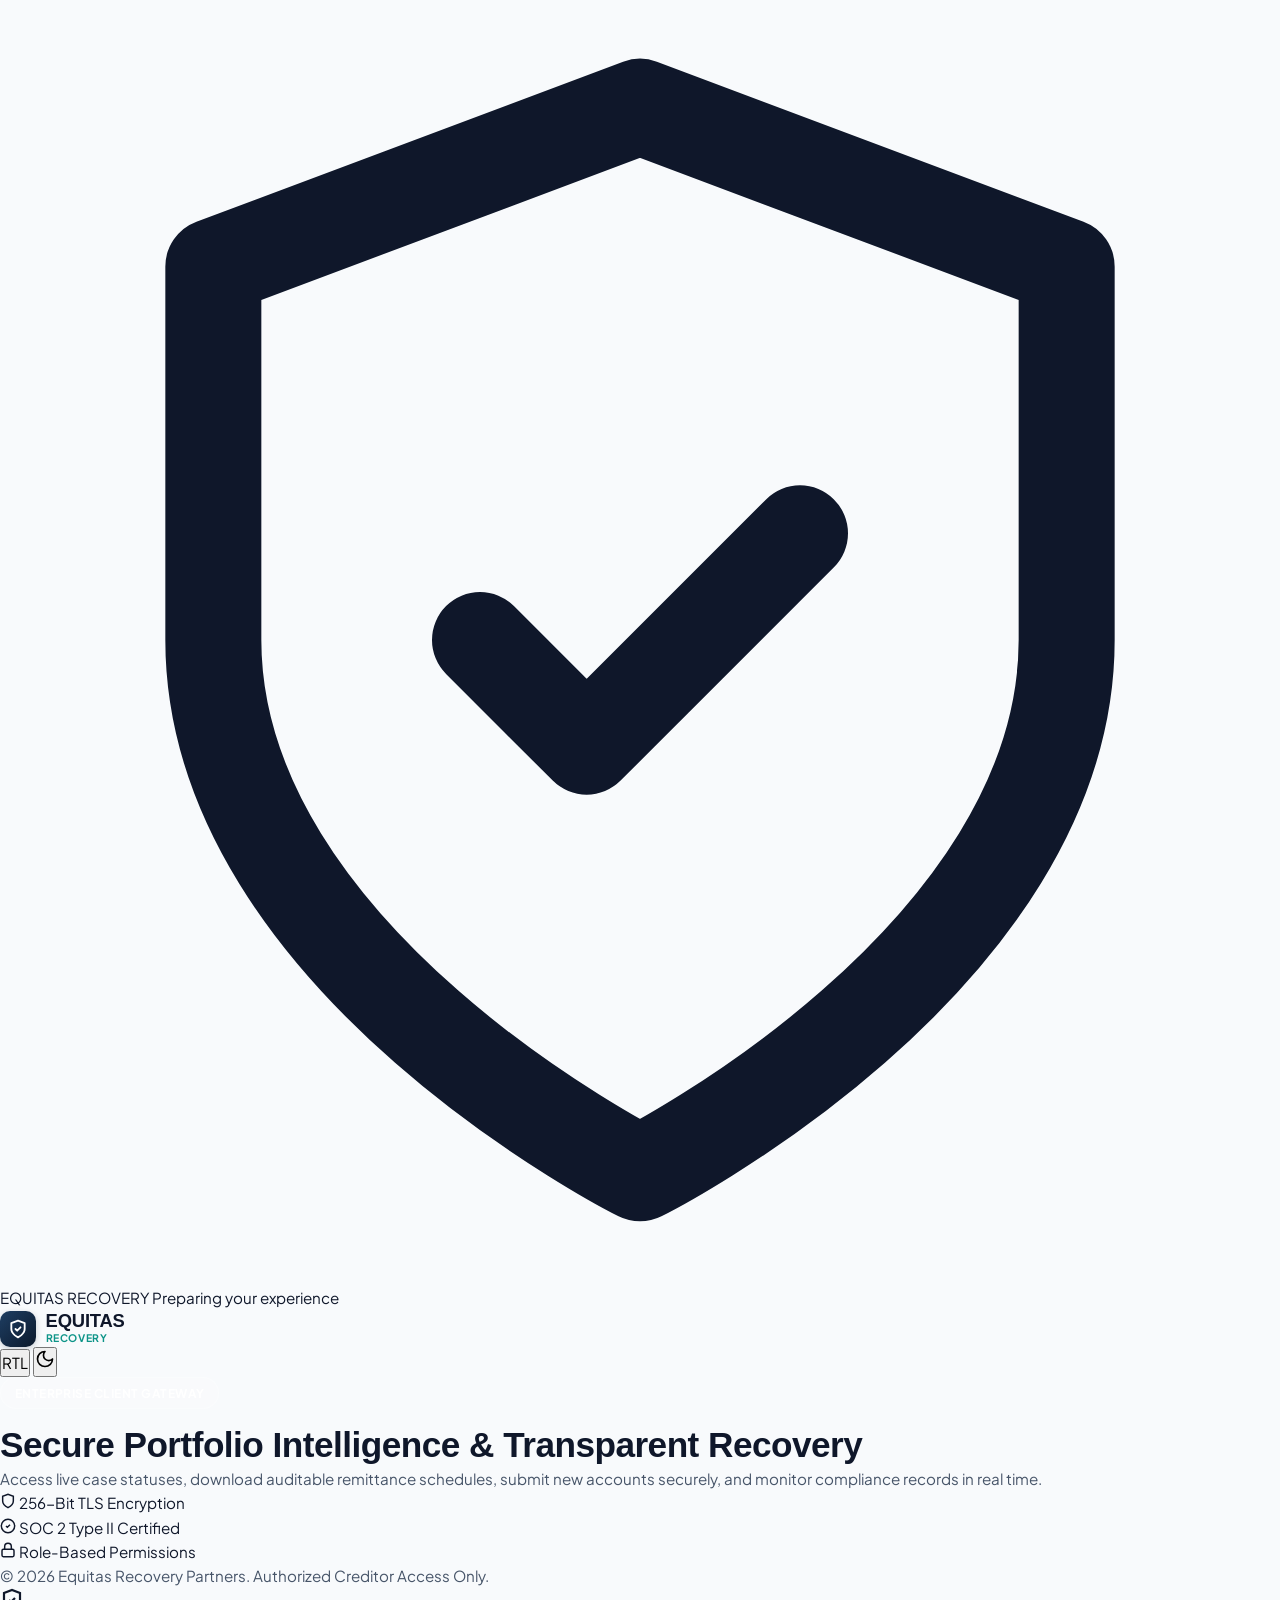
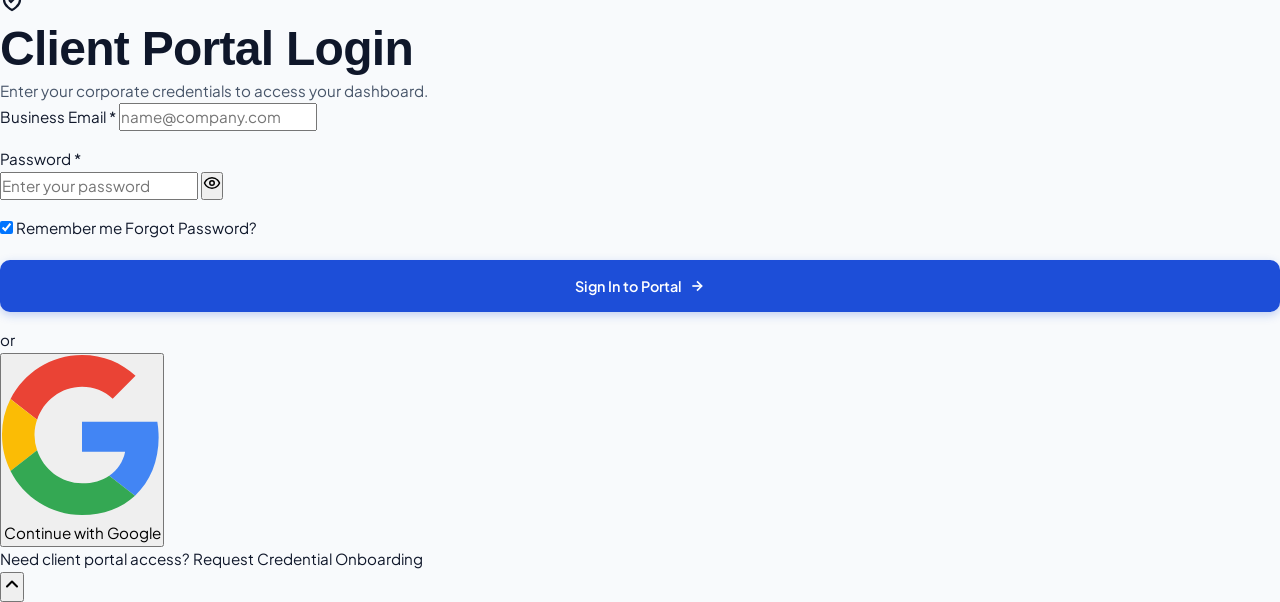
<file: login.html>
<!DOCTYPE html>
<html lang="en" dir="ltr" data-theme="light">
<head>
  <meta charset="UTF-8">
  <meta name="viewport" content="width=device-width, initial-scale=1.0">
  <title>Client Portal Login | Equitas Recovery Partners</title>
  <link rel="icon" type="image/svg+xml" href="assets/images/equitas-mark.svg">
  <link rel="apple-touch-icon" href="assets/images/equitas-mark.svg">
  <meta name="description" content="Secure client portal login for Equitas Recovery Partners creditors. Review account placements, recovery performance, and settlement remittance records.">
  <link rel="preconnect" href="https://fonts.googleapis.com">
  <link rel="preconnect" href="https://fonts.gstatic.com" crossorigin>
  <link href="https://fonts.googleapis.com/css2?family=Plus+Jakarta+Sans:wght@400;500;600;700;800&display=swap" rel="stylesheet">
  <link rel="stylesheet" href="assets/css/style.css">
</head>
<body class="login-body">

  <!-- Top Utility Header for Login -->
  <header class="login-topbar">
    <a href="index.html" class="brand-logo" aria-label="Equitas Recovery Home">
      <div class="logo-symbol" aria-hidden="true">
        <svg width="20" height="20" viewBox="0 0 24 24" fill="none" stroke="currentColor" stroke-width="2.2" stroke-linecap="round" stroke-linejoin="round">
          <path d="M12 22s8-4 8-10V5l-8-3-8 3v7c0 6 8 10 8 10z"/>
          <path d="m9 12 2 2 4-4"/>
        </svg>
      </div>
      <div class="logo-text">
        <span class="logo-title">EQUITAS</span>
        <span class="logo-subtitle">Recovery</span>
      </div>
    </a>

    <div class="header-actions">
      <button type="button" class="control-btn rtl-toggle-btn" aria-label="Toggle RTL/LTR" title="Toggle RTL/LTR">
        <span class="rtl-badge">RTL</span>
      </button>

      <button type="button" class="control-btn theme-toggle-btn" aria-label="Toggle theme" title="Toggle Theme">
        <svg width="18" height="18" viewBox="0 0 24 24" fill="none" stroke="currentColor" stroke-width="2" stroke-linecap="round" stroke-linejoin="round">
          <path d="M12 3a6 6 0 0 0 9 9 9 9 0 1 1-9-9Z"/>
        </svg>
      </button>

    </div>
  </header>

  <!-- Split-Screen Login Layout -->
  <main class="login-split-layout">
    
    <!-- Left Visual Panel -->
    <section class="login-visual-panel" aria-label="Portal Benefits Overview">
      <div class="login-visual-bg-pattern" aria-hidden="true"></div>
      
      <div class="login-visual-header">
        <div class="badge badge-accent" style="background-color: rgba(255, 255, 255, 0.15); color: #ffffff; border-color: rgba(255, 255, 255, 0.25);">
          Enterprise Client Gateway
        </div>
      </div>

      <div class="login-visual-content">
        <h2>Secure Portfolio Intelligence &amp; Transparent Recovery</h2>
        <p>
          Access live case statuses, download auditable remittance schedules, submit new accounts securely, and monitor compliance records in real time.
        </p>

        <div class="login-trust-badges">
          <div class="login-badge-item">
            <svg width="16" height="16" viewBox="0 0 24 24" fill="none" stroke="currentColor" stroke-width="2.2">
              <path d="M12 22s8-4 8-10V5l-8-3-8 3v7c0 6 8 10 8 10z"/>
            </svg>
            <span>256-Bit TLS Encryption</span>
          </div>
          <div class="login-badge-item">
            <svg width="16" height="16" viewBox="0 0 24 24" fill="none" stroke="currentColor" stroke-width="2.2">
              <circle cx="12" cy="12" r="10"/>
              <path d="m9 12 2 2 4-4"/>
            </svg>
            <span>SOC 2 Type II Certified</span>
          </div>
          <div class="login-badge-item">
            <svg width="16" height="16" viewBox="0 0 24 24" fill="none" stroke="currentColor" stroke-width="2.2">
              <rect width="18" height="11" x="3" y="11" rx="2" ry="2"/>
              <path d="M7 11V7a5 5 0 0 1 10 0v4"/>
            </svg>
            <span>Role-Based Permissions</span>
          </div>
        </div>
      </div>

      <div class="login-visual-footer">
        <p>&copy; 2026 Equitas Recovery Partners. Authorized Creditor Access Only.</p>
      </div>
    </section>

    <!-- Right Authentication Panel -->
    <section class="login-form-panel" aria-label="Sign In Card">
      <div class="login-card">
        
        <div class="login-card-header">
          <div class="brand-icon-box" aria-hidden="true">
            <svg width="24" height="24" viewBox="0 0 24 24" fill="none" stroke="currentColor" stroke-width="2.2">
              <path d="M12 22s8-4 8-10V5l-8-3-8 3v7c0 6 8 10 8 10z"/>
              <path d="m9 12 2 2 4-4"/>
            </svg>
          </div>
          <h1>Client Portal Login</h1>
          <p>Enter your corporate credentials to access your dashboard.</p>
        </div>

        <form id="portalLoginForm" novalidate>
          
          <!-- Email Field -->
          <div class="form-group" style="margin-bottom: 1rem;">
            <label for="loginEmail" class="form-label">Business Email *</label>
            <input type="email" id="loginEmail" name="email" class="form-input" placeholder="name@company.com" required aria-required="true">
          </div>

          <!-- Password Field -->
          <div class="form-group" style="margin-bottom: 1rem;">
            <label for="loginPassword" class="form-label">Password *</label>
            <div class="password-input-wrap">
              <input type="password" id="loginPassword" name="password" class="form-input" placeholder="Enter your password" required aria-required="true">
              <button type="button" class="password-toggle-btn" id="togglePasswordBtn" aria-label="Show password" title="Show/Hide Password">
                <svg width="18" height="18" viewBox="0 0 24 24" fill="none" stroke="currentColor" stroke-width="2" id="pwIcon">
                  <path d="M2 12s3-7 10-7 10 7 10 7-3 7-10 7-10-7-10-7Z"/>
                  <circle cx="12" cy="12" r="3"/>
                </svg>
              </button>
            </div>
          </div>

          <!-- Remember Me & Forgot Password -->
          <div class="login-remember-row">
            <label class="checkbox-label" for="rememberMeCheckbox">
              <input type="checkbox" id="rememberMeCheckbox" name="remember" checked>
              <span>Remember me</span>
            </label>
            <a href="#forgotPassword" class="forgot-pw-link" id="forgotPasswordBtn">Forgot Password?</a>
          </div>

          <!-- Submit Button -->
          <button type="submit" class="btn btn-primary btn-lg btn-block" style="margin-top: 1.25rem;" id="loginSubmitBtn">
            <span>Sign In to Portal</span>
            <svg width="16" height="16" viewBox="0 0 24 24" fill="none" stroke="currentColor" stroke-width="2.5">
              <line x1="5" y1="12" x2="19" y2="12"/>
              <polyline points="12 5 19 12 12 19"/>
            </svg>
          </button>

          <!-- Feedback Status Message -->
          <div class="form-status-msg" id="loginStatusMsg" role="status" aria-live="polite" style="margin-top: 1rem;"></div>

        </form>

        <div class="login-divider" aria-hidden="true"><span>or</span></div>
        <button type="button" class="google-signin-btn" id="googleSignInBtn">
          <svg viewBox="0 0 48 48" aria-hidden="true">
            <path fill="#EA4335" d="M24 9.5c3.54 0 6.71 1.22 9.21 3.6l6.85-6.85C35.9 2.38 30.47 0 24 0 14.62 0 6.51 5.38 2.56 13.22l7.98 6.19C12.43 13.72 17.74 9.5 24 9.5Z"/>
            <path fill="#4285F4" d="M46.98 24.55c0-1.57-.15-3.09-.38-4.55H24v9.02h12.94c-.58 2.96-2.26 5.48-4.76 7.18l7.73 6C44.42 38.05 47 31.9 47 24.55h-.02Z"/>
            <path fill="#FBBC05" d="M10.53 28.59A14.4 14.4 0 0 1 9.75 24c0-1.59.27-3.13.76-4.59l-7.98-6.2A23.93 23.93 0 0 0 0 24c0 3.88.93 7.56 2.56 10.78l7.97-6.19Z"/>
            <path fill="#34A853" d="M24 48c6.48 0 11.93-2.13 15.9-5.8l-7.73-6c-2.14 1.45-4.88 2.3-8.17 2.3-6.26 0-11.57-4.22-13.47-9.91l-7.98 6.19C6.51 42.62 14.62 48 24 48Z"/>
          </svg>
          <span>Continue with Google</span>
        </button>

        <div class="login-footer-text">
          <span>Need client portal access? <a href="contact.html">Request Credential Onboarding</a></span>
        </div>

      </div>
    </section>

  </main>

  <!-- Back to Top Button -->
  <button type="button" class="back-to-top-btn" id="backToTopBtn" aria-label="Back to top">
    <svg width="20" height="20" viewBox="0 0 24 24" fill="none" stroke="currentColor" stroke-width="2.5" stroke-linecap="round" stroke-linejoin="round">
      <path d="m18 15-6-6-6 6"/>
    </svg>
  </button>

  <script src="assets/js/main.js"></script>
</body>
</html>
</file>
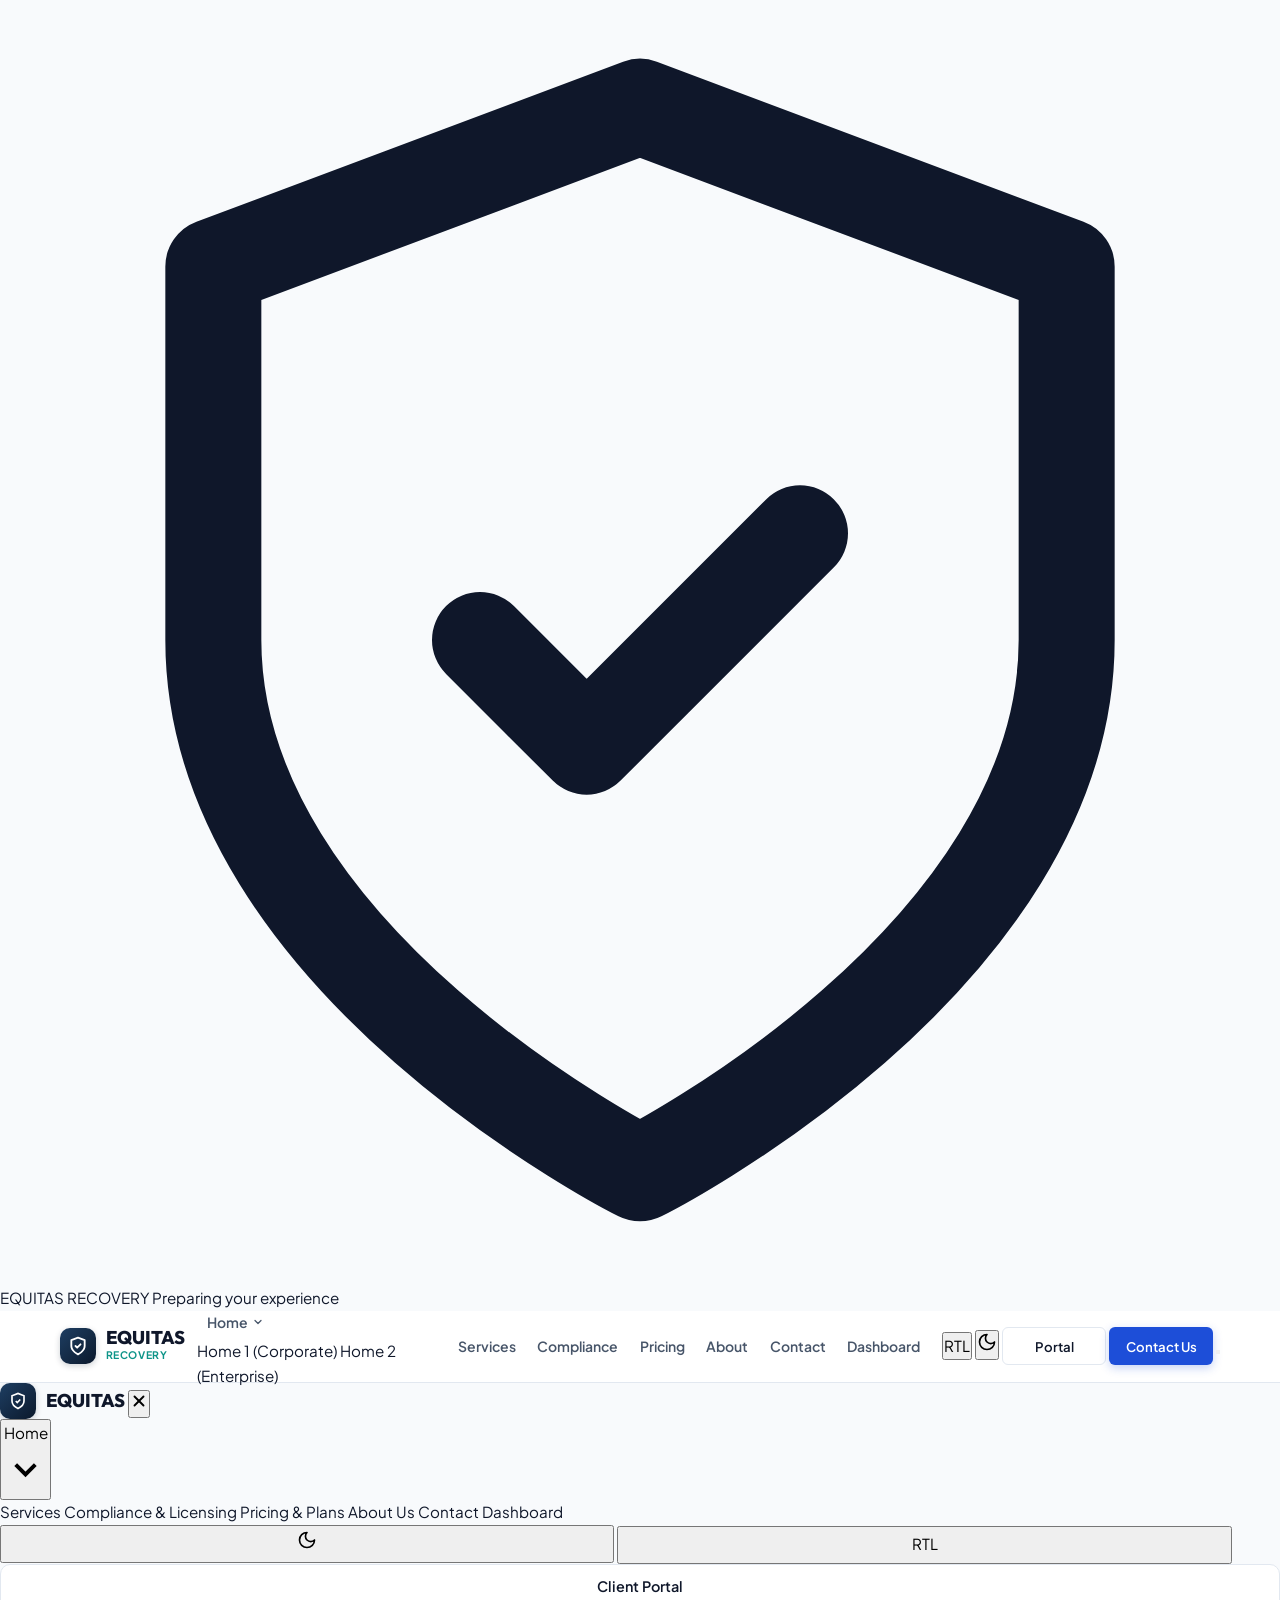
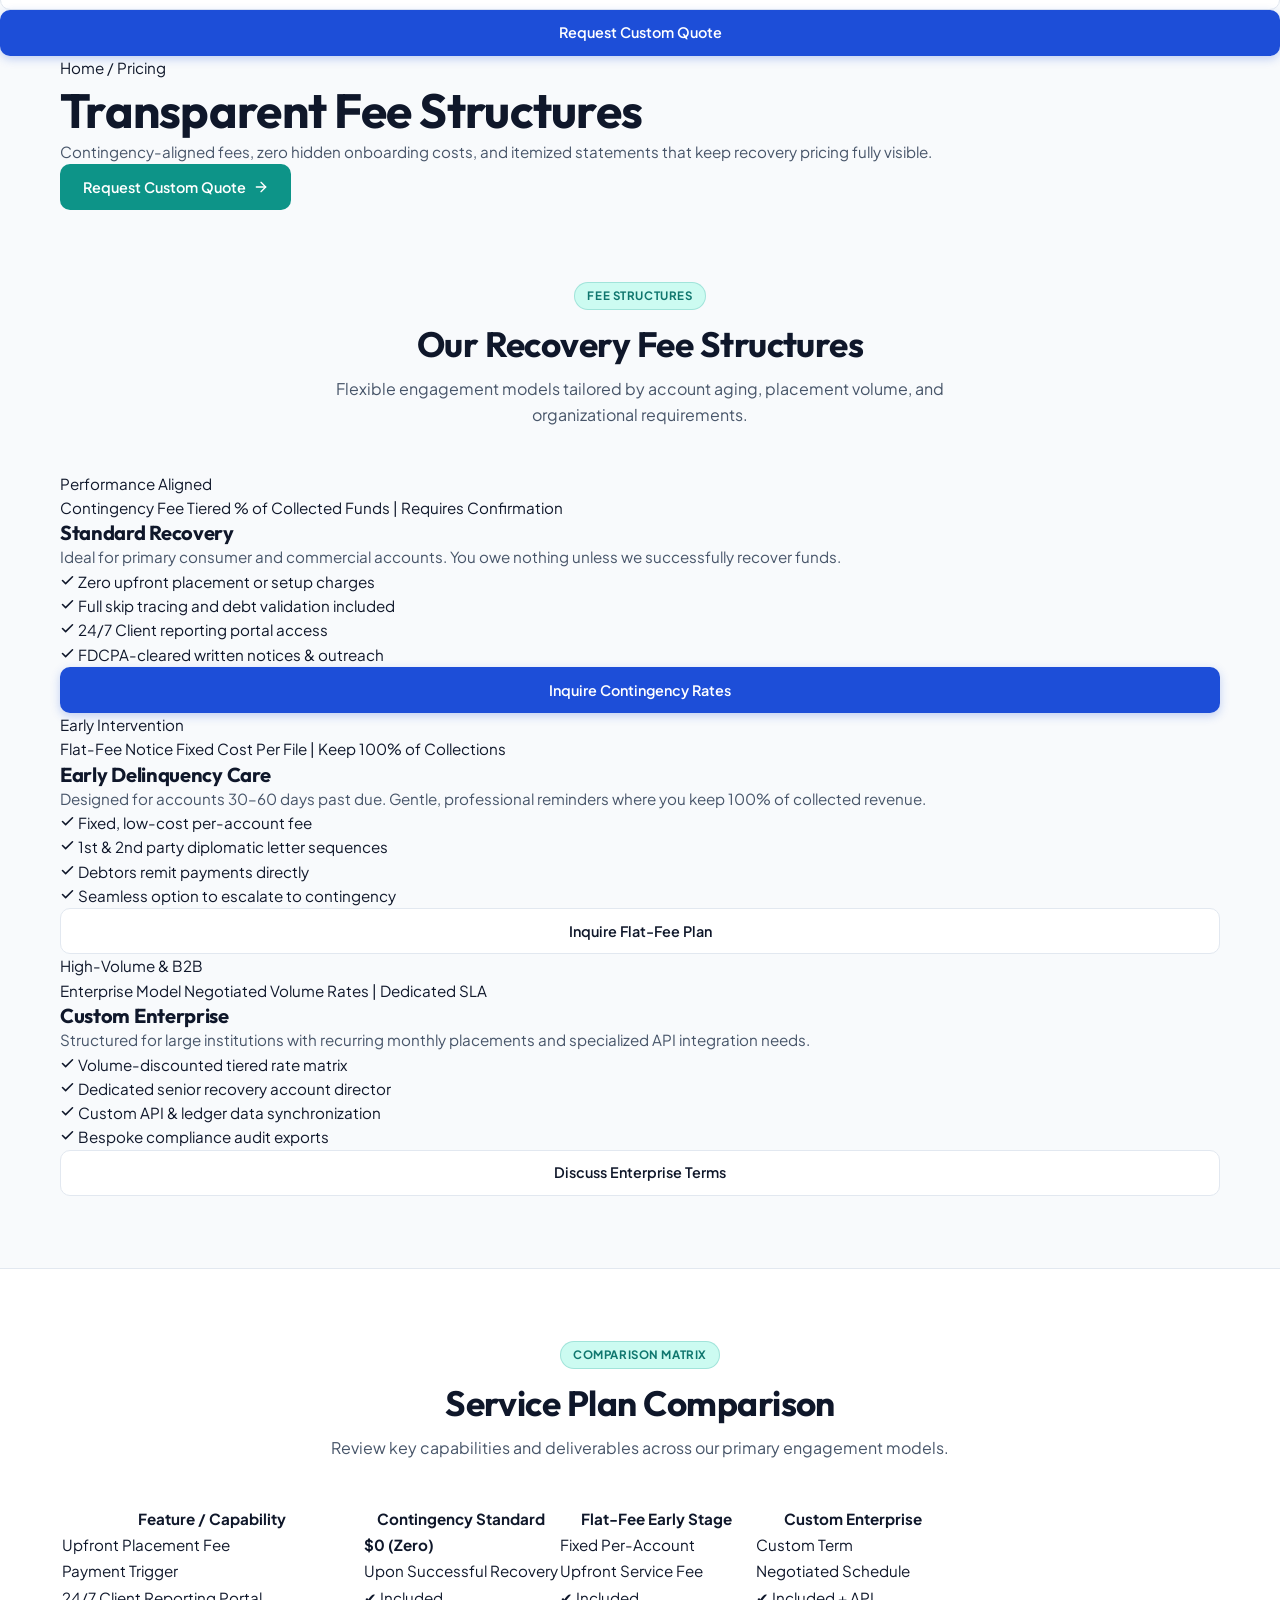
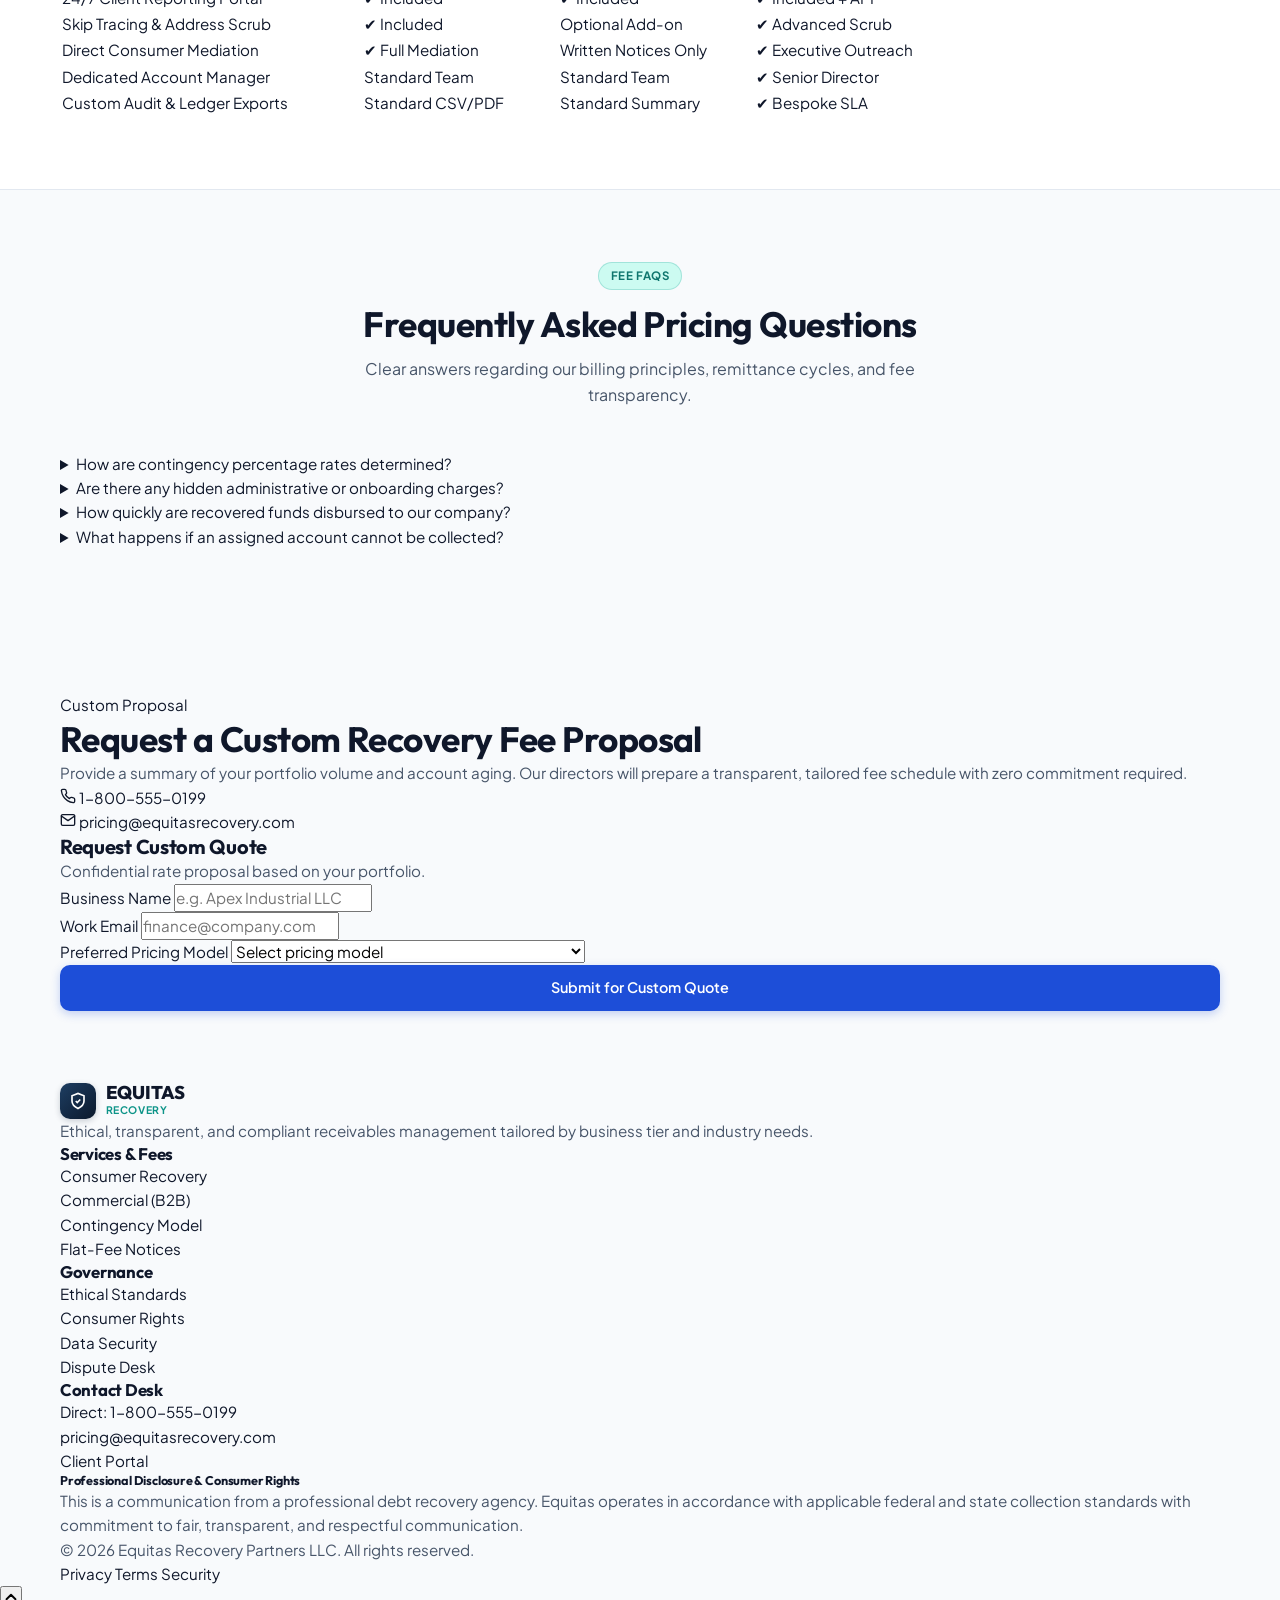
<file: pricing.html>
<!DOCTYPE html>
<html lang="en" dir="ltr" data-theme="light">
<head>
  <meta charset="UTF-8">
  <meta name="viewport" content="width=device-width, initial-scale=1.0">
  <title>Pricing &amp; Fee Structures | Equitas Recovery Partners</title>
  <link rel="icon" type="image/svg+xml" href="assets/images/equitas-mark.svg">
  <link rel="apple-touch-icon" href="assets/images/equitas-mark.svg">
  <meta name="description" content="Transparent, contingency-based and flat-fee debt recovery pricing structures with zero hidden charges and clear portfolio fee alignment.">
  
  <!-- Fonts -->
  <link rel="preconnect" href="https://fonts.googleapis.com">
  <link rel="preconnect" href="https://fonts.gstatic.com" crossorigin>
  <link href="https://fonts.googleapis.com/css2?family=Outfit:wght@600;700;800&family=Plus+Jakarta+Sans:wght@400;500;600;700&display=swap" rel="stylesheet">
  
  <!-- Main Stylesheet -->
  <link rel="stylesheet" href="assets/css/style.css">
</head>
<body>

  <!-- =========================================================================
       SHARED HEADER
       ========================================================================= -->
  <header class="site-header" id="mainHeader">
    <div class="container header-container">
      
      <!-- Brand Logo -->
      <a href="index.html" class="brand-logo" aria-label="Equitas Home">
        <div class="logo-symbol" aria-hidden="true">
          <svg width="20" height="20" viewBox="0 0 24 24" fill="none" stroke="currentColor" stroke-width="2.2" stroke-linecap="round" stroke-linejoin="round">
            <path d="M12 22s8-4 8-10V5l-8-3-8 3v7c0 6 8 10 8 10z"/>
            <path d="m9 12 2 2 4-4"/>
          </svg>
        </div>
        <div class="logo-text">
          <span class="logo-title">EQUITAS</span>
          <span class="logo-subtitle">Recovery</span>
        </div>
      </a>

      <!-- Desktop Nav -->
      <nav class="nav-desktop" aria-label="Main Navigation">
        <ul class="nav-links">
          <li class="nav-item">
            <a href="index.html" class="nav-link" id="homeDropdownBtn" aria-haspopup="true" aria-expanded="false">
              <span>Home</span>
              <svg width="12" height="12" viewBox="0 0 24 24" fill="none" stroke="currentColor" stroke-width="2.5" stroke-linecap="round" stroke-linejoin="round">
                <path d="m6 9 6 6 6-6"/>
              </svg>
            </a>
            <div class="nav-dropdown-menu">
              <a href="index.html" class="dropdown-item">
                <span>Home 1 (Corporate)</span>
              </a>
              <a href="home-2.html" class="dropdown-item">
                <span>Home 2 (Enterprise)</span>
              </a>
            </div>
          </li>
          <li class="nav-item"><a href="services.html" class="nav-link">Services</a></li>
          <li class="nav-item"><a href="compliance.html" class="nav-link">Compliance</a></li>
          <li class="nav-item"><a href="pricing.html" class="nav-link active">Pricing</a></li>
          <li class="nav-item"><a href="about.html" class="nav-link">About</a></li>
          <li class="nav-item"><a href="contact.html" class="nav-link">Contact</a></li>
          <li class="nav-item"><a href="dashboard.html" class="nav-link">Dashboard</a></li>
        </ul>
      </nav>

      <!-- Header Utilities -->
      <div class="header-actions">
        <button type="button" class="control-btn rtl-toggle-btn" aria-label="Toggle RTL/LTR" title="Toggle RTL/LTR">
          <span class="rtl-badge">RTL</span>
        </button>

        <button type="button" class="control-btn theme-toggle-btn" aria-label="Toggle theme" title="Toggle Theme">
          <svg width="18" height="18" viewBox="0 0 24 24" fill="none" stroke="currentColor" stroke-width="2" stroke-linecap="round" stroke-linejoin="round">
            <path d="M12 3a6 6 0 0 0 9 9 9 9 0 1 1-9-9Z"/>
          </svg>
        </button>

        <a href="login.html" class="btn btn-secondary btn-sm" id="clientPortalBtn">
          <span>Portal</span>
        </a>

        <a href="contact.html" class="btn btn-primary btn-sm" id="headerInquiryBtn">
          <span>Contact Us</span>
        </a>

        <button type="button" class="hamburger-btn" aria-label="Open menu" aria-expanded="false" aria-controls="mobileNavDrawer">
          <span></span>
          <span></span>
          <span></span>
        </button>
      </div>

    </div>
  </header>

  <!-- Mobile Drawer -->
  <div class="mobile-nav-overlay" id="mobileNavOverlay" aria-hidden="true"></div>
  <div class="mobile-nav-drawer" id="mobileNavDrawer" role="dialog" aria-modal="true" aria-label="Mobile Menu">
    <div class="drawer-header">
      <div class="brand-logo">
        <div class="logo-symbol" aria-hidden="true">
          <svg width="18" height="18" viewBox="0 0 24 24" fill="none" stroke="currentColor" stroke-width="2.2">
            <path d="M12 22s8-4 8-10V5l-8-3-8 3v7c0 6 8 10 8 10z"/>
            <path d="m9 12 2 2 4-4"/>
          </svg>
        </div>
        <div class="logo-text">
          <span class="logo-title">EQUITAS</span>
        </div>
      </div>
      <button type="button" class="drawer-close-btn" aria-label="Close menu">
        <svg width="18" height="18" viewBox="0 0 24 24" fill="none" stroke="currentColor" stroke-width="2.5" stroke-linecap="round" stroke-linejoin="round">
          <line x1="18" y1="6" x2="6" y2="18"/>
          <line x1="6" y1="6" x2="18" y2="18"/>
        </svg>
      </button>
    </div>

    <div class="drawer-links">
      <div class="drawer-home-group">
        <button type="button" class="drawer-link drawer-home-toggle" aria-controls="drawerHomeMenu" aria-expanded="false">
          <span>Home</span>
          <svg viewBox="0 0 24 24" fill="none" stroke="currentColor" stroke-width="2" aria-hidden="true"><path d="m7 10 5 5 5-5"/></svg>
        </button>
        <div class="drawer-home-menu" id="drawerHomeMenu" hidden>
          <a href="index.html" class="drawer-link" data-home-page="index.html">Home 1 (Corporate)</a>
          <a href="home-2.html" class="drawer-link" data-home-page="home-2.html">Home 2 (Enterprise)</a>
        </div>
      </div>
      <a href="services.html" class="drawer-link">Services</a>
      <a href="compliance.html" class="drawer-link">Compliance &amp; Licensing</a>
      <a href="pricing.html" class="drawer-link active">Pricing &amp; Plans</a>
      <a href="about.html" class="drawer-link">About Us</a>
      <a href="contact.html" class="drawer-link">Contact</a>
      <a href="dashboard.html" class="drawer-link">Dashboard</a>
    </div>

    <div class="drawer-actions">
      <div class="drawer-controls-row">
        <button type="button" class="control-btn theme-toggle-btn" aria-label="Toggle theme in drawer" style="width: 48%; height: 38px;">
          <span>Theme</span>
        </button>
        <button type="button" class="control-btn rtl-toggle-btn" aria-label="Toggle RTL in drawer" style="width: 48%; height: 38px;">
          <span>RTL</span>
        </button>
      </div>
      <a href="login.html" class="btn btn-secondary btn-block">Client Portal</a>
      <a href="contact.html" class="btn btn-primary btn-block">Request Custom Quote</a>
    </div>
  </div>

  <main id="mainContent">

    <!-- =========================================================================
         SECTION 1: PRICING HERO
         ========================================================================= -->
    <section class="inner-hero pricing-hero" id="pricingHero" aria-labelledby="pricingHeroHeadline">
      <div class="container">
        <div class="inner-hero-content">
          <nav class="page-breadcrumb" aria-label="Breadcrumb">
            <a href="index.html">Home</a>
            <span class="breadcrumb-sep" aria-hidden="true">/</span>
            <span aria-current="page">Pricing</span>
          </nav>

          <h1 class="hero-title" id="pricingHeroHeadline">
            Transparent <span class="highlight-text">Fee Structures</span>
          </h1>

          <p class="hero-description">
            Contingency-aligned fees, zero hidden onboarding costs, and itemized statements that keep recovery pricing fully visible.
          </p>

          <div class="hero-cta-group">
            <a href="#contact" class="btn btn-teal">
              <span>Request Custom Quote</span>
              <svg width="16" height="16" viewBox="0 0 24 24" fill="none" stroke="currentColor" stroke-width="2" stroke-linecap="round" stroke-linejoin="round" aria-hidden="true">
                <line x1="5" y1="12" x2="19" y2="12"/>
                <polyline points="12 5 19 12 12 19"/>
              </svg>
            </a>
          </div>
        </div>
      </div>
    </section>

    <!-- =========================================================================
         SECTION 2: PRICING MODELS
         ========================================================================= -->
    <section class="section-wrapper" id="models" aria-labelledby="modelsHeadline">
      <div class="container">
        
        <div class="section-header">
          <span class="section-tag">Fee Structures</span>
          <h2 id="modelsHeadline">Our Recovery Fee Structures</h2>
          <p>Flexible engagement models tailored by account aging, placement volume, and organizational requirements.</p>
        </div>

        <div class="pricing-models-grid">
          
          <!-- Model 1: Contingency (Most Common) -->
          <article class="pricing-plan-card featured">
            <div class="pricing-plan-header">
              <span class="service-tag">Performance Aligned</span>
              <div class="pricing-rate-display">
                <span class="pricing-rate-title">Contingency Fee</span>
                <span class="pricing-rate-subtitle">Tiered % of Collected Funds | Requires Confirmation</span>
              </div>
            </div>

            <h3>Standard Recovery</h3>
            <p class="pricing-plan-desc">
              Ideal for primary consumer and commercial accounts. You owe nothing unless we successfully recover funds.
            </p>

            <ul class="pricing-plan-features">
              <li>
                <svg width="15" height="15" viewBox="0 0 24 24" fill="none" stroke="currentColor" stroke-width="2.5" stroke-linecap="round" stroke-linejoin="round"><polyline points="20 6 9 17 4 12"/></svg>
                <span>Zero upfront placement or setup charges</span>
              </li>
              <li>
                <svg width="15" height="15" viewBox="0 0 24 24" fill="none" stroke="currentColor" stroke-width="2.5" stroke-linecap="round" stroke-linejoin="round"><polyline points="20 6 9 17 4 12"/></svg>
                <span>Full skip tracing and debt validation included</span>
              </li>
              <li>
                <svg width="15" height="15" viewBox="0 0 24 24" fill="none" stroke="currentColor" stroke-width="2.5" stroke-linecap="round" stroke-linejoin="round"><polyline points="20 6 9 17 4 12"/></svg>
                <span>24/7 Client reporting portal access</span>
              </li>
              <li>
                <svg width="15" height="15" viewBox="0 0 24 24" fill="none" stroke="currentColor" stroke-width="2.5" stroke-linecap="round" stroke-linejoin="round"><polyline points="20 6 9 17 4 12"/></svg>
                <span>FDCPA-cleared written notices &amp; outreach</span>
              </li>
            </ul>

            <a href="#contact" class="btn btn-primary btn-block">Inquire Contingency Rates</a>
          </article>

          <!-- Model 2: Flat-Fee Early Stage -->
          <article class="pricing-plan-card">
            <div class="pricing-plan-header">
              <span class="service-tag">Early Intervention</span>
              <div class="pricing-rate-display">
                <span class="pricing-rate-title">Flat-Fee Notice</span>
                <span class="pricing-rate-subtitle">Fixed Cost Per File | Keep 100% of Collections</span>
              </div>
            </div>

            <h3>Early Delinquency Care</h3>
            <p class="pricing-plan-desc">
              Designed for accounts 30–60 days past due. Gentle, professional reminders where you keep 100% of collected revenue.
            </p>

            <ul class="pricing-plan-features">
              <li>
                <svg width="15" height="15" viewBox="0 0 24 24" fill="none" stroke="currentColor" stroke-width="2.5" stroke-linecap="round" stroke-linejoin="round"><polyline points="20 6 9 17 4 12"/></svg>
                <span>Fixed, low-cost per-account fee</span>
              </li>
              <li>
                <svg width="15" height="15" viewBox="0 0 24 24" fill="none" stroke="currentColor" stroke-width="2.5" stroke-linecap="round" stroke-linejoin="round"><polyline points="20 6 9 17 4 12"/></svg>
                <span>1st &amp; 2nd party diplomatic letter sequences</span>
              </li>
              <li>
                <svg width="15" height="15" viewBox="0 0 24 24" fill="none" stroke="currentColor" stroke-width="2.5" stroke-linecap="round" stroke-linejoin="round"><polyline points="20 6 9 17 4 12"/></svg>
                <span>Debtors remit payments directly </span>
              </li>
              <li>
                <svg width="15" height="15" viewBox="0 0 24 24" fill="none" stroke="currentColor" stroke-width="2.5" stroke-linecap="round" stroke-linejoin="round"><polyline points="20 6 9 17 4 12"/></svg>
                <span>Seamless option to escalate to contingency</span>
              </li>
            </ul>

            <a href="#contact" class="btn btn-secondary btn-block">Inquire Flat-Fee Plan</a>
          </article>

          <!-- Model 3: Enterprise Retainer / Volume -->
          <article class="pricing-plan-card">
            <div class="pricing-plan-header">
              <span class="service-tag">High-Volume &amp; B2B</span>
              <div class="pricing-rate-display">
                <span class="pricing-rate-title">Enterprise Model</span>
                <span class="pricing-rate-subtitle">Negotiated Volume Rates | Dedicated SLA</span>
              </div>
            </div>

            <h3>Custom Enterprise</h3>
            <p class="pricing-plan-desc">
              Structured for large institutions with recurring monthly placements and specialized API integration needs.
            </p>

            <ul class="pricing-plan-features">
              <li>
                <svg width="15" height="15" viewBox="0 0 24 24" fill="none" stroke="currentColor" stroke-width="2.5" stroke-linecap="round" stroke-linejoin="round"><polyline points="20 6 9 17 4 12"/></svg>
                <span>Volume-discounted tiered rate matrix</span>
              </li>
              <li>
                <svg width="15" height="15" viewBox="0 0 24 24" fill="none" stroke="currentColor" stroke-width="2.5" stroke-linecap="round" stroke-linejoin="round"><polyline points="20 6 9 17 4 12"/></svg>
                <span>Dedicated senior recovery account director</span>
              </li>
              <li>
                <svg width="15" height="15" viewBox="0 0 24 24" fill="none" stroke="currentColor" stroke-width="2.5" stroke-linecap="round" stroke-linejoin="round"><polyline points="20 6 9 17 4 12"/></svg>
                <span>Custom API &amp; ledger data synchronization</span>
              </li>
              <li>
                <svg width="15" height="15" viewBox="0 0 24 24" fill="none" stroke="currentColor" stroke-width="2.5" stroke-linecap="round" stroke-linejoin="round"><polyline points="20 6 9 17 4 12"/></svg>
                <span>Bespoke compliance audit exports</span>
              </li>
            </ul>

            <a href="#contact" class="btn btn-secondary btn-block">Discuss Enterprise Terms</a>
          </article>

        </div>
      </div>
    </section>

    <!-- =========================================================================
         SECTION 3: SERVICE PLAN COMPARISON
         ========================================================================= -->
    <section class="section-wrapper" id="comparison" style="background-color: var(--bg-surface); border-top: 1px solid var(--border-color); border-bottom: 1px solid var(--border-color);" aria-labelledby="compHeadline">
      <div class="container">
        
        <div class="section-header">
          <span class="section-tag">Comparison Matrix</span>
          <h2 id="compHeadline">Service Plan Comparison</h2>
          <p>Review key capabilities and deliverables across our primary engagement models.</p>
        </div>

        <div class="comparison-table-wrapper">
          <table class="pricing-table" aria-label="Pricing Plan Comparison">
            <thead>
              <tr>
                <th scope="col" style="width: 34%;">Feature / Capability</th>
                <th scope="col" style="width: 22%;">Contingency Standard</th>
                <th scope="col" style="width: 22%;">Flat-Fee Early Stage</th>
                <th scope="col" style="width: 22%;">Custom Enterprise</th>
              </tr>
            </thead>
            <tbody>
              <tr>
                <td>Upfront Placement Fee</td>
                <td><strong>$0 (Zero)</strong></td>
                <td>Fixed Per-Account</td>
                <td>Custom Term</td>
              </tr>
              <tr>
                <td>Payment Trigger</td>
                <td>Upon Successful Recovery</td>
                <td>Upfront Service Fee</td>
                <td>Negotiated Schedule</td>
              </tr>
              <tr>
                <td>24/7 Client Reporting Portal</td>
                <td><span class="table-check">✔ Included</span></td>
                <td><span class="table-check">✔ Included</span></td>
                <td><span class="table-check">✔ Included + API</span></td>
              </tr>
              <tr>
                <td>Skip Tracing &amp; Address Scrub</td>
                <td><span class="table-check">✔ Included</span></td>
                <td>Optional Add-on</td>
                <td><span class="table-check">✔ Advanced Scrub</span></td>
              </tr>
              <tr>
                <td>Direct Consumer Mediation</td>
                <td><span class="table-check">✔ Full Mediation</span></td>
                <td>Written Notices Only</td>
                <td><span class="table-check">✔ Executive Outreach</span></td>
              </tr>
              <tr>
                <td>Dedicated Account Manager</td>
                <td>Standard Team</td>
                <td>Standard Team</td>
                <td><span class="table-check">✔ Senior Director</span></td>
              </tr>
              <tr>
                <td>Custom Audit &amp; Ledger Exports</td>
                <td>Standard CSV/PDF</td>
                <td>Standard Summary</td>
                <td><span class="table-check">✔ Bespoke SLA</span></td>
              </tr>
            </tbody>
          </table>
        </div>

      </div>
    </section>

    <!-- =========================================================================
         SECTION 4: FREQUENTLY ASKED PRICING QUESTIONS
         ========================================================================= -->
    <section class="section-wrapper" id="faq" aria-labelledby="faqHeadline">
      <div class="container">
        
        <div class="section-header">
          <span class="section-tag">Fee FAQs</span>
          <h2 id="faqHeadline">Frequently Asked Pricing Questions</h2>
          <p>Clear answers regarding our billing principles, remittance cycles, and fee transparency.</p>
        </div>

        <div class="pricing-faq-grid">
          
          <details class="faq-card" name="pricing-faq">
            <summary>How are contingency percentage rates determined?</summary>
            <div class="faq-answer">
              <p>Contingency rates are structured based on account aging, placement volume, and balance size. Rates are confirmed in writing prior to placement with zero surprise changes.</p>
            </div>
          </details>

          <details class="faq-card" name="pricing-faq">
            <summary>Are there any hidden administrative or onboarding charges?</summary>
            <div class="faq-answer">
              <p>No. We operate with strict fee transparency. Standard contingency placements involve zero setup, onboarding, or skip tracing surcharges.</p>
            </div>
          </details>

          <details class="faq-card" name="pricing-faq">
            <summary>How quickly are recovered funds disbursed to our company?</summary>
            <div class="faq-answer">
              <p>Collected funds are electronically remitted on an agreed schedule (typically bi-weekly or monthly) alongside itemized statement ledgers.</p>
            </div>
          </details>

          <details class="faq-card" name="pricing-faq">
            <summary>What happens if an assigned account cannot be collected?</summary>
            <div class="faq-answer">
              <p>On our standard contingency plan, if no funds are recovered from an account, you owe zero collection fees. You only pay when we deliver results.</p>
            </div>
          </details>

        </div>
      </div>
    </section>

    <!-- =========================================================================
         SECTION 5: REQUEST A CUSTOM QUOTE CTA
         ========================================================================= -->
    <section class="section-wrapper cta-section" id="contact" aria-labelledby="ctaHeadline">
      <div class="container">
        <div class="cta-container-card">
          <div class="cta-content-grid">
            
            <div class="cta-text-side">
              <span class="cta-eyebrow">Custom Proposal</span>
              <h2 id="ctaHeadline">Request a Custom Recovery Fee Proposal</h2>
              <p>
                Provide a summary of your portfolio volume and account aging. Our directors will prepare a transparent, tailored fee schedule with zero commitment required.
              </p>

              <div class="cta-contact-pills">
                <div class="contact-pill-item">
                  <svg width="16" height="16" viewBox="0 0 24 24" fill="none" stroke="currentColor" stroke-width="2" stroke-linecap="round" stroke-linejoin="round" aria-hidden="true">
                    <path d="M22 16.92v3a2 2 0 0 1-2.18 2 19.79 19.79 0 0 1-8.63-3.07 19.5 19.5 0 0 1-6-6 19.79 19.79 0 0 1-3.07-8.67A2 2 0 0 1 4.11 2h3a2 2 0 0 1 2 1.72 12.84 12.84 0 0 0 .7 2.81 2 2 0 0 1-.45 2.11L8.09 9.91a16 16 0 0 0 6 6l1.27-1.27a2 2 0 0 1 2.11-.45 12.84 12.84 0 0 0 2.81.7A2 2 0 0 1 22 16.92z"/>
                  </svg>
                  <span>1-800-555-0199</span>
                </div>
                <div class="contact-pill-item">
                  <svg width="16" height="16" viewBox="0 0 24 24" fill="none" stroke="currentColor" stroke-width="2" stroke-linecap="round" stroke-linejoin="round" aria-hidden="true">
                    <path d="M4 4h16c1.1 0 2 .9 2 2v12c0 1.1-.9 2-2 2H4c-1.1 0-2-.9-2-2V6c0-1.1.9-2 2-2z"/>
                    <polyline points="22,6 12,13 2,6"/>
                  </svg>
                  <span>pricing@equitasrecovery.com</span>
                </div>
              </div>
            </div>

            <div class="cta-form-box">
              <h3>Request Custom Quote</h3>
              <p class="form-subtitle">Confidential rate proposal based on your portfolio.</p>

              <form class="cta-quick-form" id="consultationForm">
                <div class="form-group">
                  <label for="orgName" class="form-label">Business Name</label>
                  <input type="text" id="orgName" class="form-input" placeholder="e.g. Apex Industrial LLC" required>
                </div>

                <div class="form-group">
                  <label for="contactEmail" class="form-label">Work Email</label>
                  <input type="email" id="contactEmail" class="form-input" placeholder="finance@company.com" required>
                </div>

                <div class="form-group">
                  <label for="recoveryType" class="form-label">Preferred Pricing Model</label>
                  <select id="recoveryType" class="form-select" required>
                    <option value="" disabled selected>Select pricing model</option>
                    <option value="contingency">Standard Contingency (No Collection, No Fee)</option>
                    <option value="flat_fee">Flat-Fee Early Intervention</option>
                    <option value="enterprise">High-Volume Enterprise Custom</option>
                  </select>
                </div>

                <div class="form-status-msg" role="status"></div>

                <button type="submit" class="btn btn-primary btn-block">
                  <span>Submit for Custom Quote</span>
                </button>
              </form>
            </div>

          </div>
        </div>
      </div>
    </section>

  </main>

  <!-- =========================================================================
       SHARED FOOTER
       ========================================================================= -->
  <footer class="site-footer">
    <div class="container">
      
      <div class="footer-main-grid">
        <div class="footer-brand-col">
          <div class="brand-logo">
            <div class="logo-symbol" aria-hidden="true">
              <svg width="18" height="18" viewBox="0 0 24 24" fill="none" stroke="currentColor" stroke-width="2.2">
                <path d="M12 22s8-4 8-10V5l-8-3-8 3v7c0 6 8 10 8 10z"/>
                <path d="m9 12 2 2 4-4"/>
              </svg>
            </div>
            <div class="logo-text">
              <span class="logo-title">EQUITAS</span>
              <span class="logo-subtitle">Recovery</span>
            </div>
          </div>
          <p>
            Ethical, transparent, and compliant receivables management tailored by business tier and industry needs.
          </p>
        </div>

        <div class="footer-col">
          <h4>Services &amp; Fees</h4>
          <ul class="footer-links">
            <li><a href="services.html#consumer">Consumer Recovery</a></li>
            <li><a href="services.html#commercial">Commercial (B2B)</a></li>
            <li><a href="pricing.html#models">Contingency Model</a></li>
            <li><a href="pricing.html#models">Flat-Fee Notices</a></li>
          </ul>
        </div>

        <div class="footer-col">
          <h4>Governance</h4>
          <ul class="footer-links">
            <li><a href="compliance.html#principles">Ethical Standards</a></li>
            <li><a href="compliance.html#consumer-rights">Consumer Rights</a></li>
            <li><a href="compliance.html#security">Data Security</a></li>
            <li><a href="compliance.html#contact">Dispute Desk</a></li>
          </ul>
        </div>

        <div class="footer-col">
          <h4>Contact Desk</h4>
          <ul class="footer-links">
            <li><a href="#contact">Direct: 1-800-555-0199</a></li>
            <li><a href="#contact">pricing@equitasrecovery.com</a></li>
            <li><a href="#dashboard">Client Portal</a></li>
          </ul>
        </div>
      </div>

      <div class="footer-compliance-banner">
        <h5>Professional Disclosure &amp; Consumer Rights</h5>
        <p>
          This is a communication from a professional debt recovery agency. Equitas operates in accordance with applicable federal and state collection standards with commitment to fair, transparent, and respectful communication.
        </p>
      </div>

      <div class="footer-bottom-bar">
        <p>&copy; 2026 Equitas Recovery Partners LLC. All rights reserved.</p>
        <div class="footer-legal-links">
          <a href="#privacy">Privacy</a>
          <a href="#terms">Terms</a>
          <a href="#security">Security</a>
        </div>
      </div>

    </div>
  </footer>

  <!-- Back To Top -->
  <button type="button" class="back-to-top-btn" id="backToTopBtn" aria-label="Back to top" title="Back to top">
    <svg width="18" height="18" viewBox="0 0 24 24" fill="none" stroke="currentColor" stroke-width="2.5" stroke-linecap="round" stroke-linejoin="round" aria-hidden="true">
      <path d="m18 15-6-6-6 6"/>
    </svg>
  </button>

  <script src="assets/js/main.js"></script>
</body>
</html>
</file>
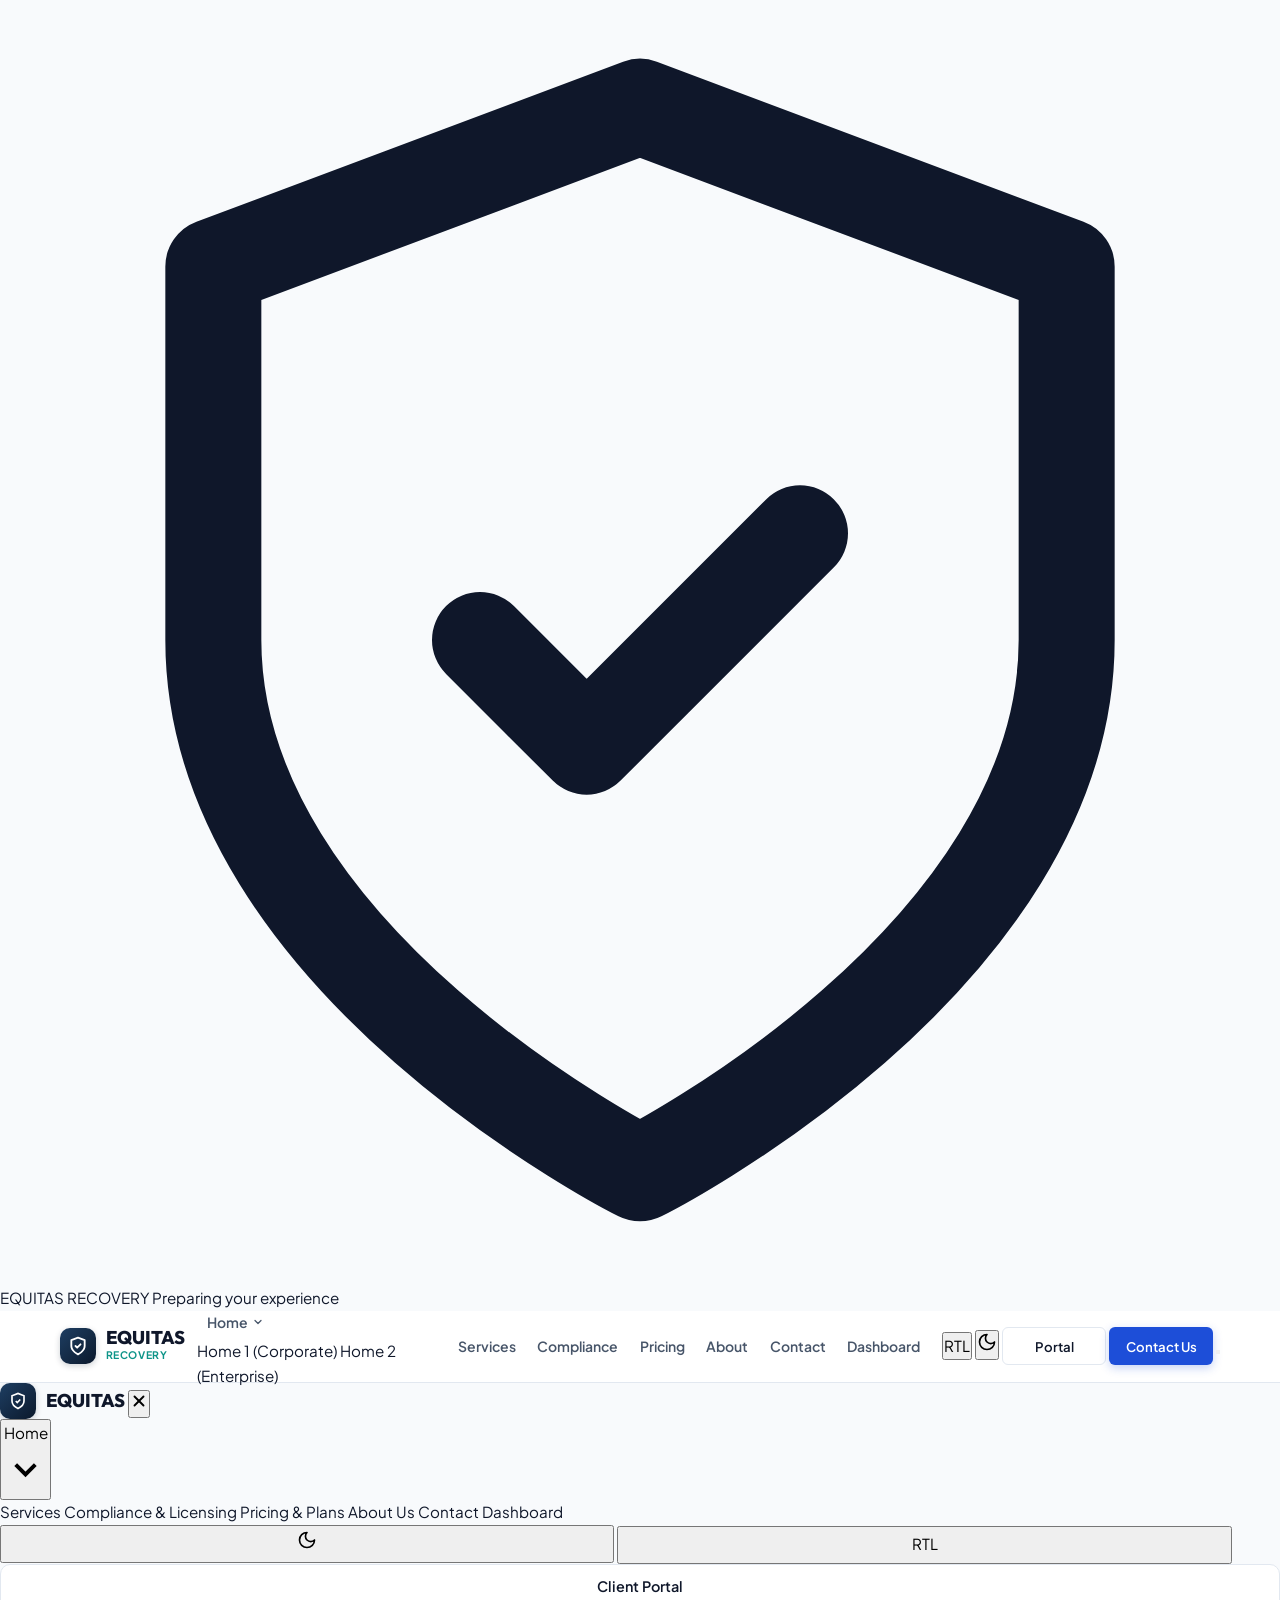
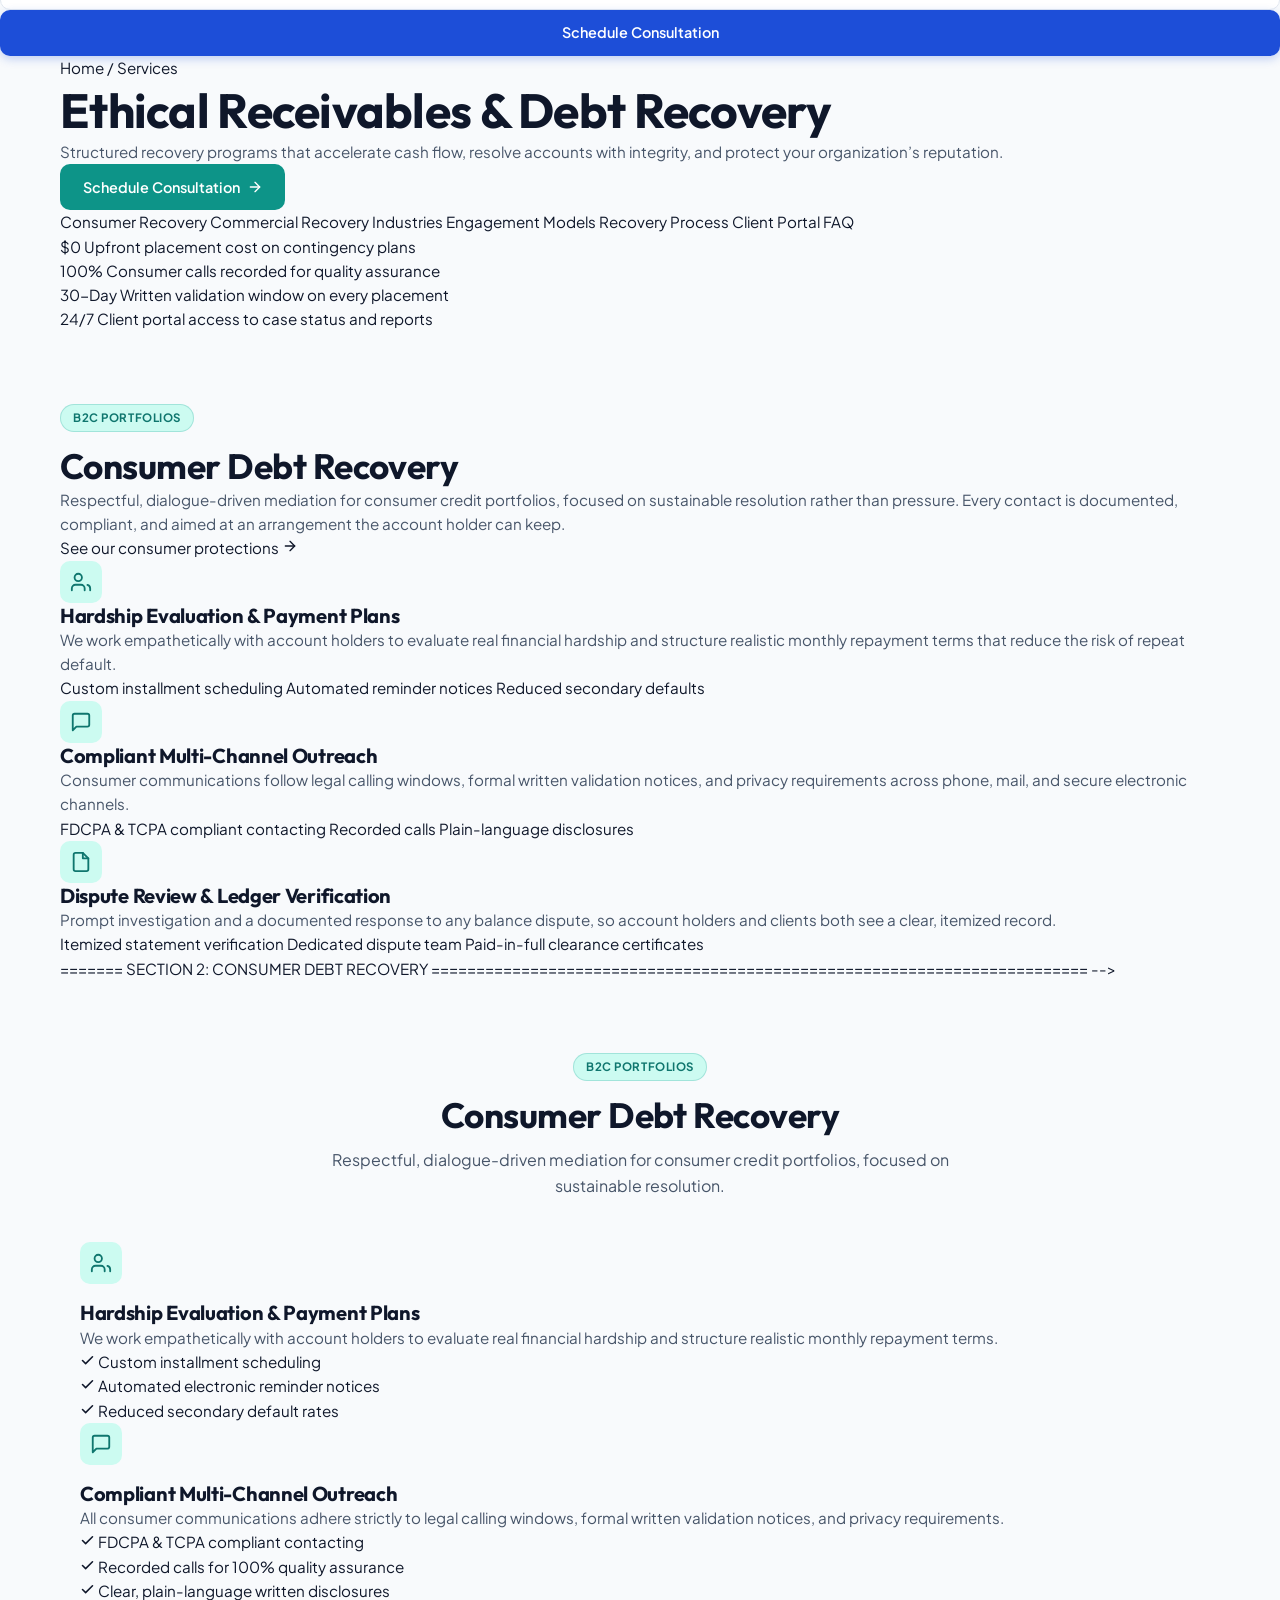
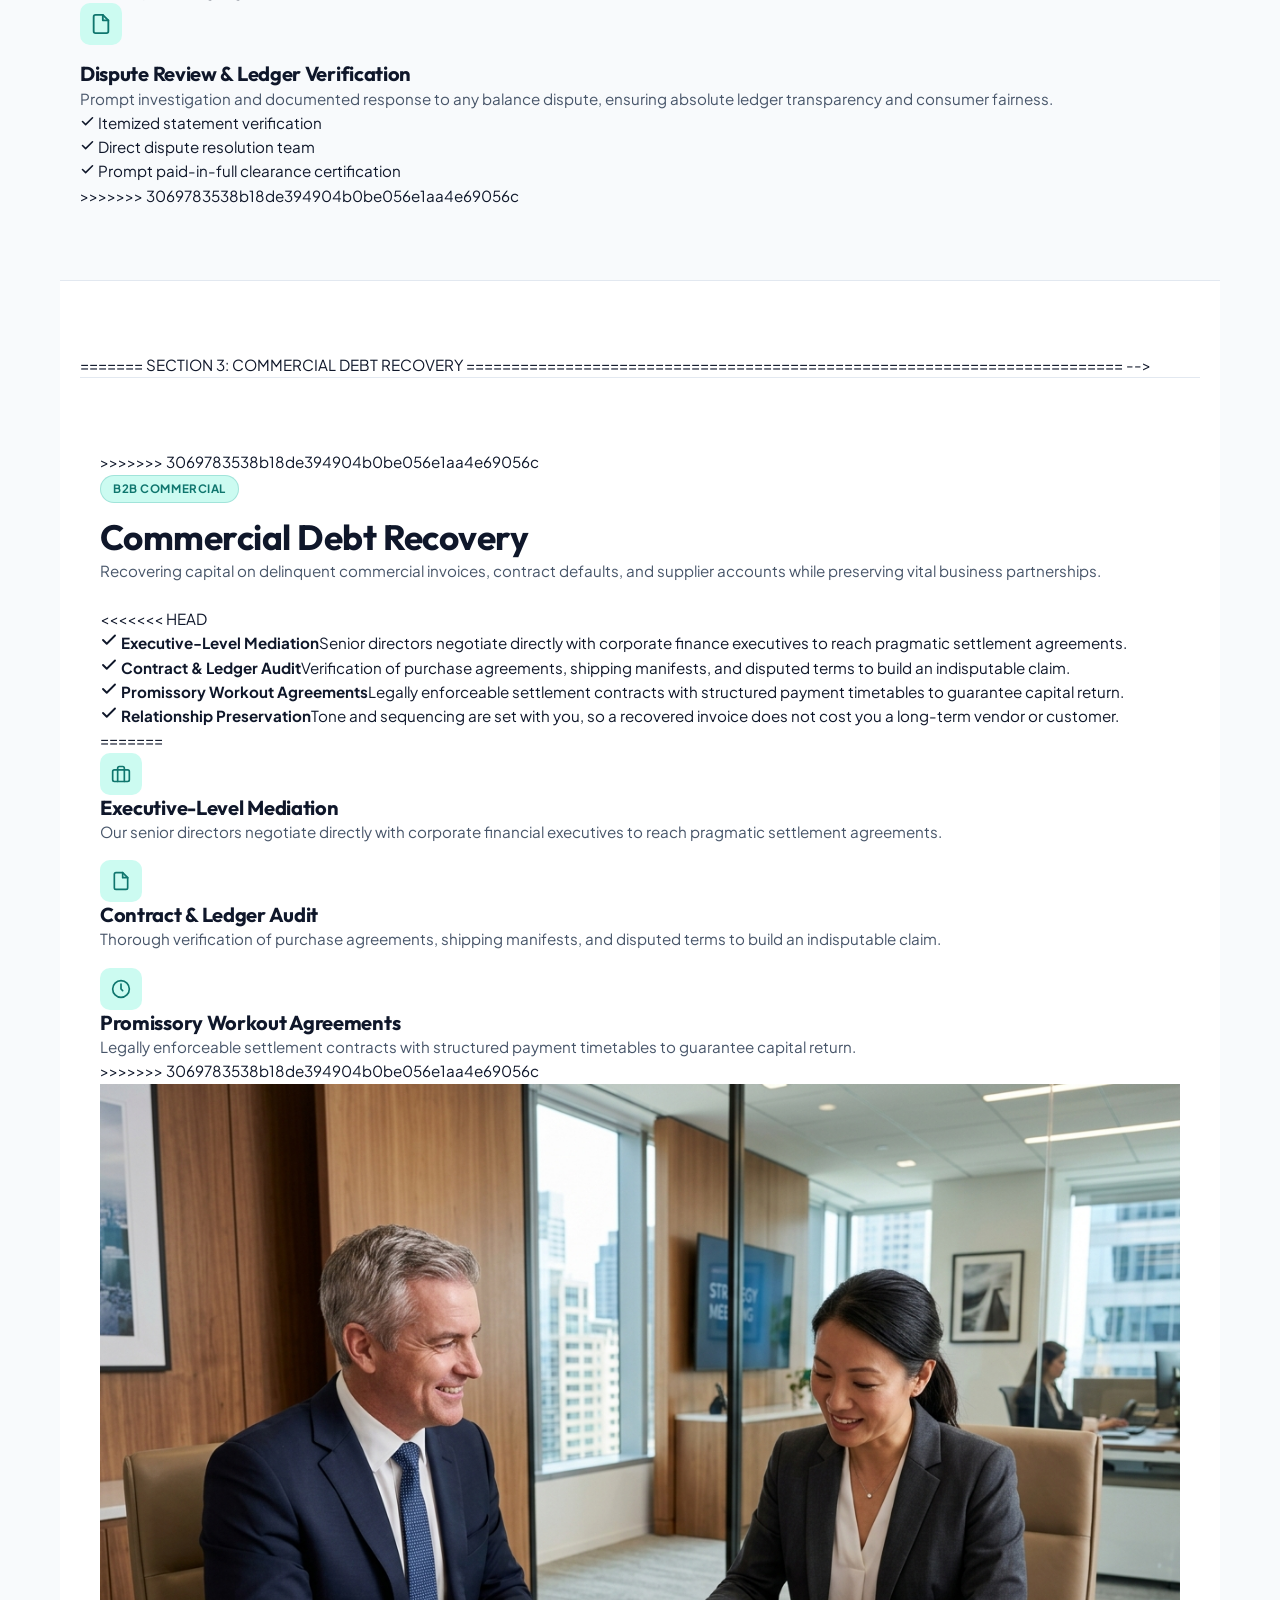
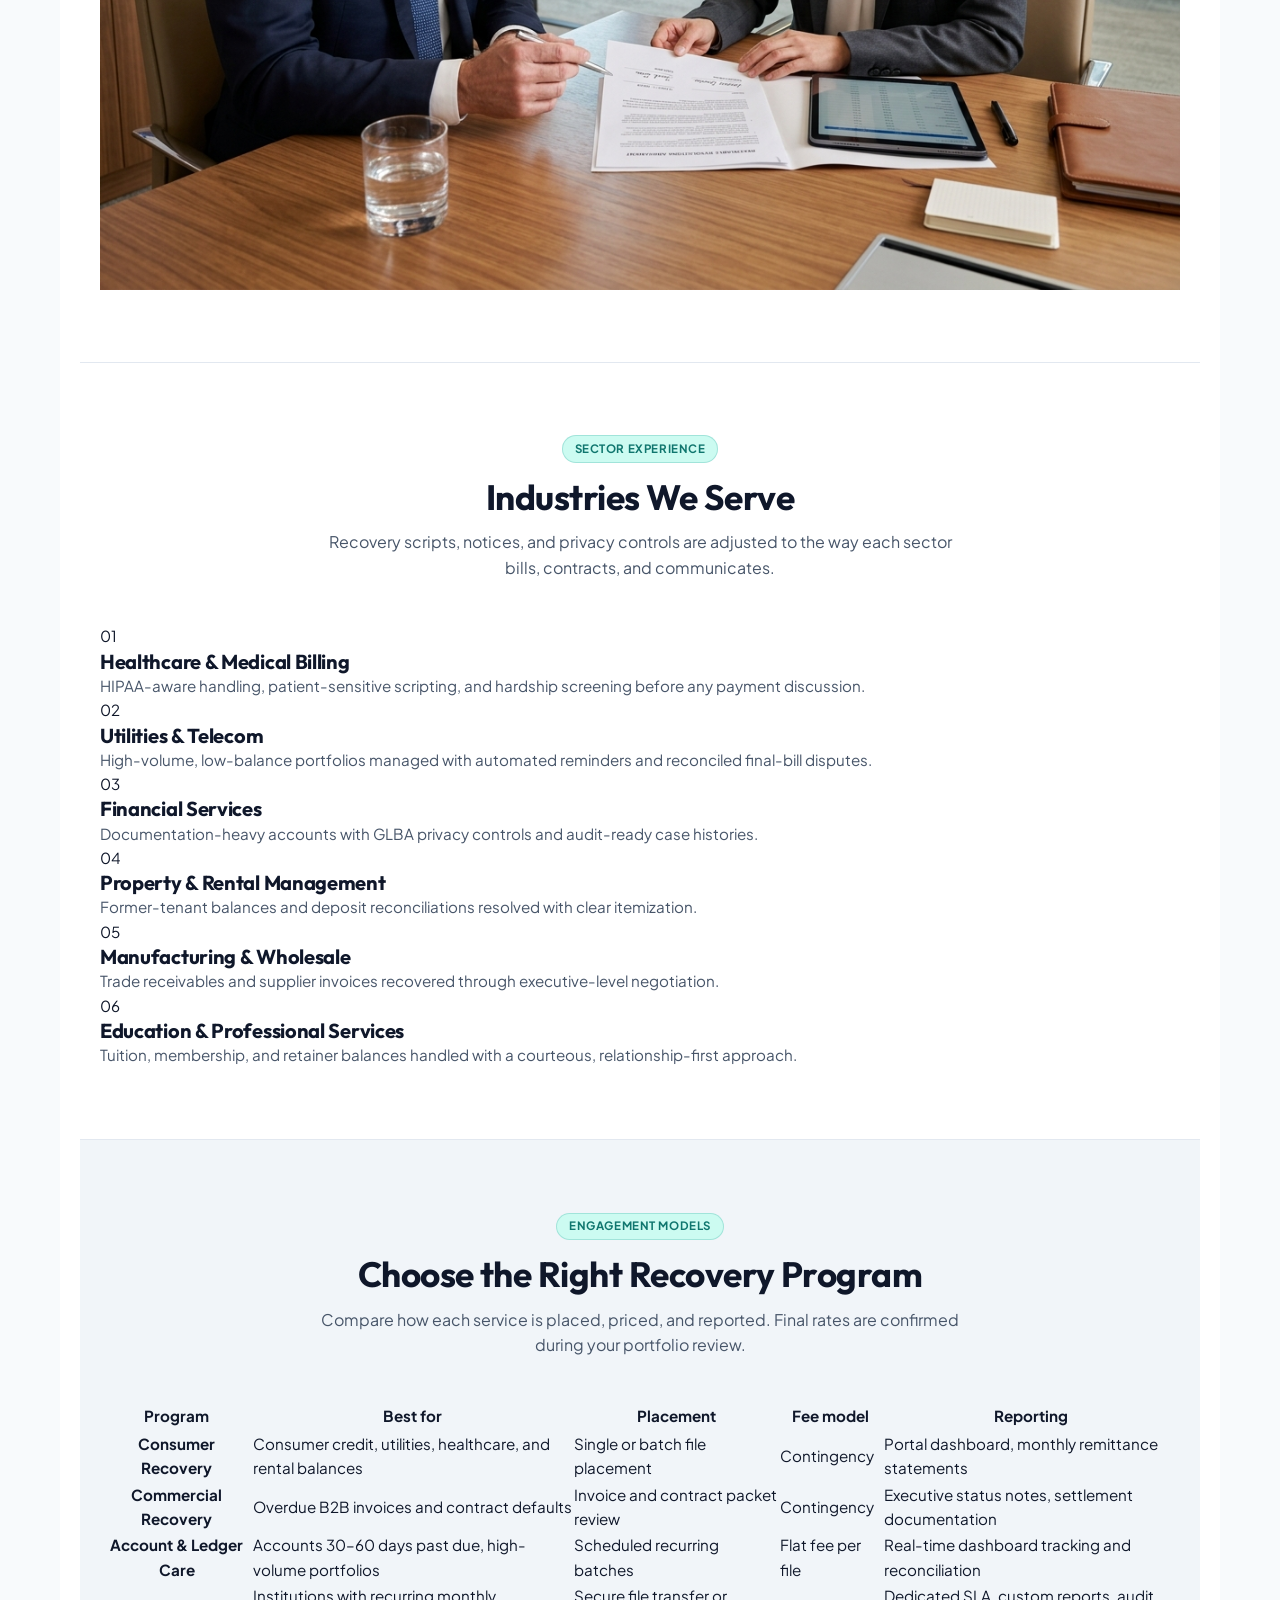
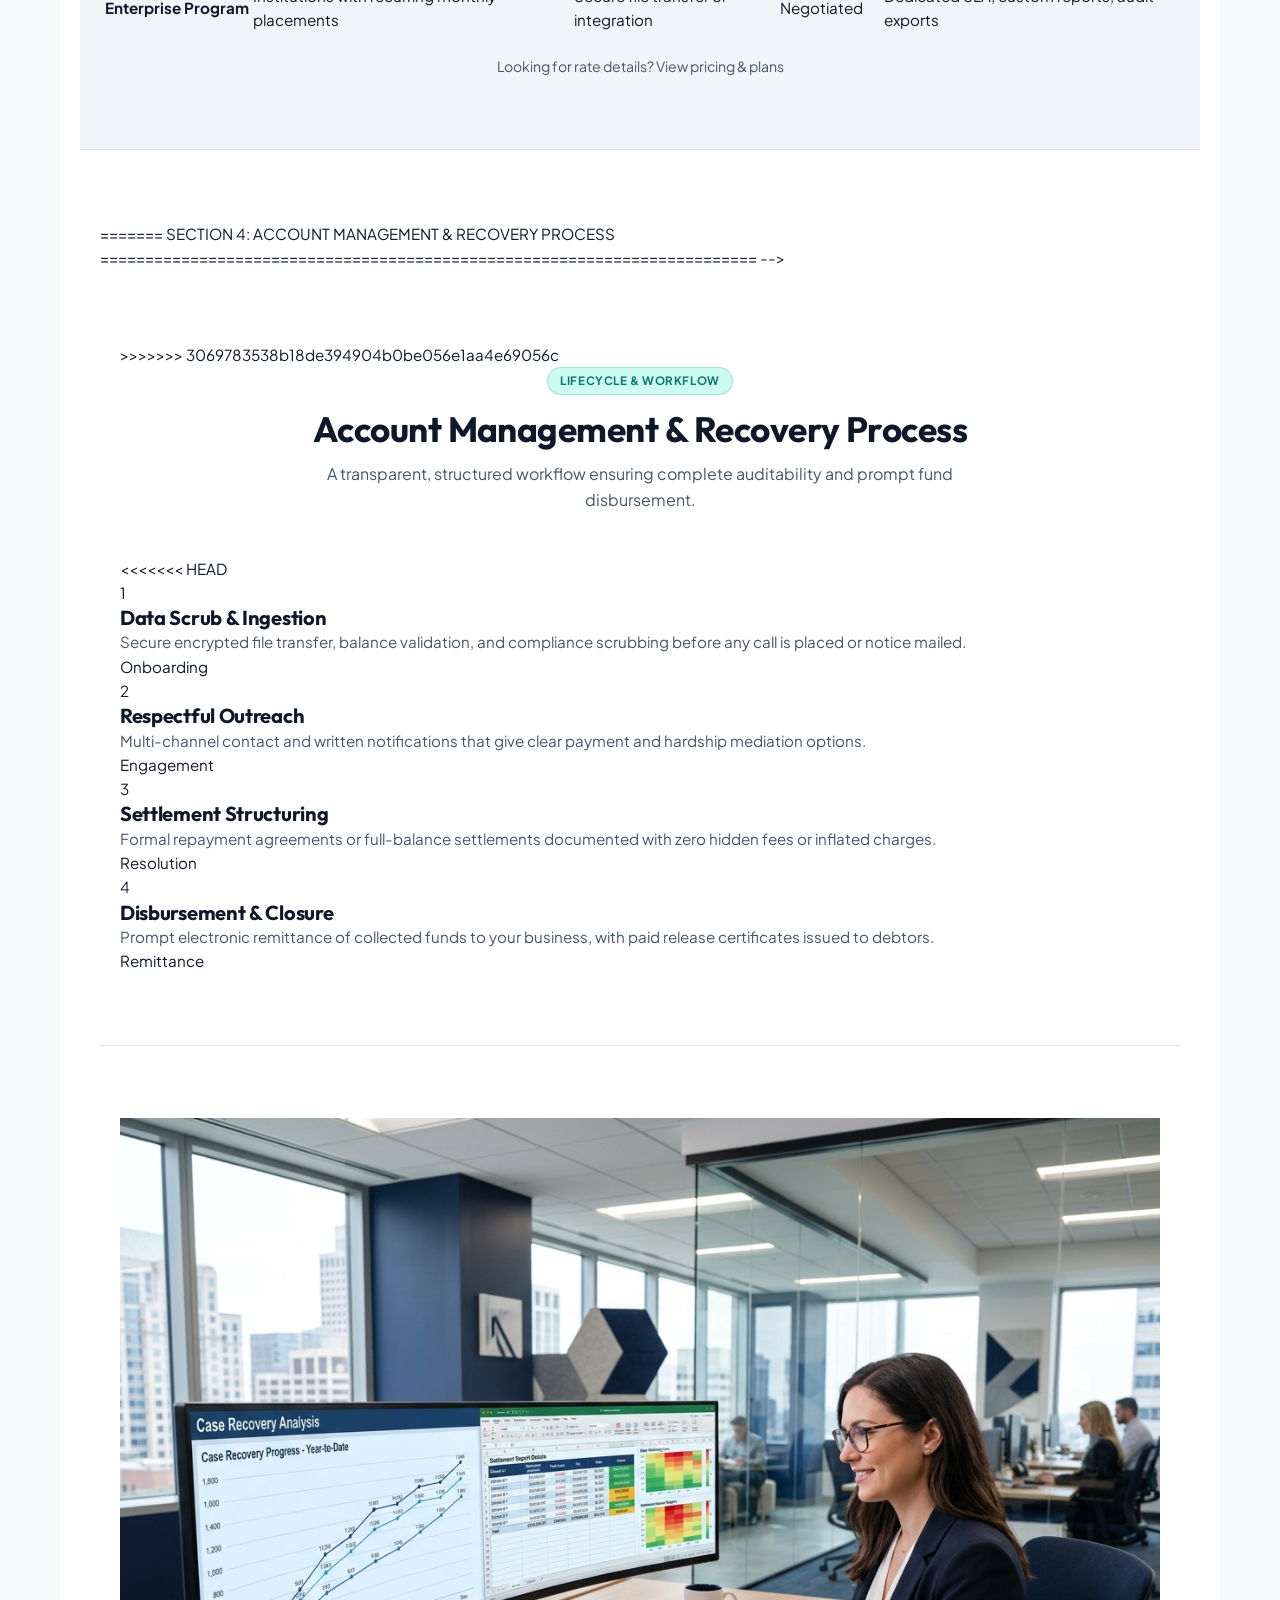
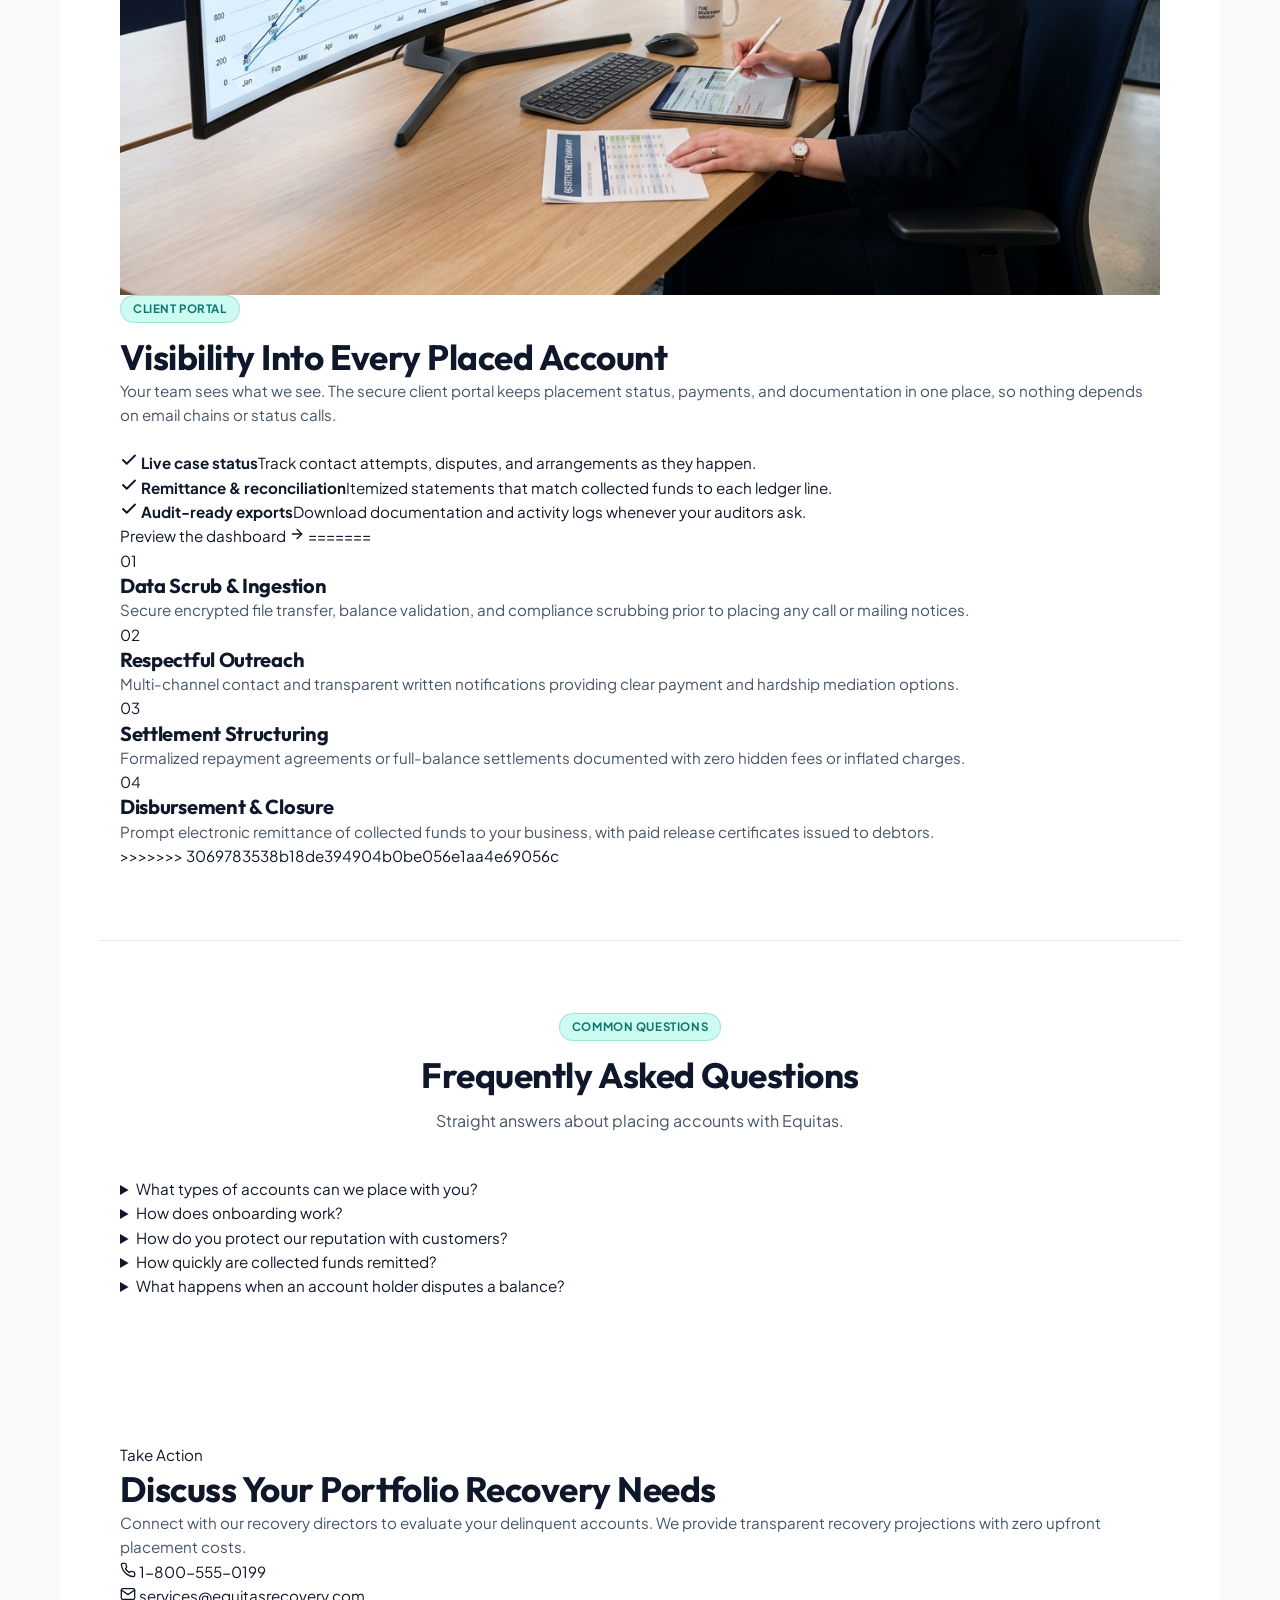
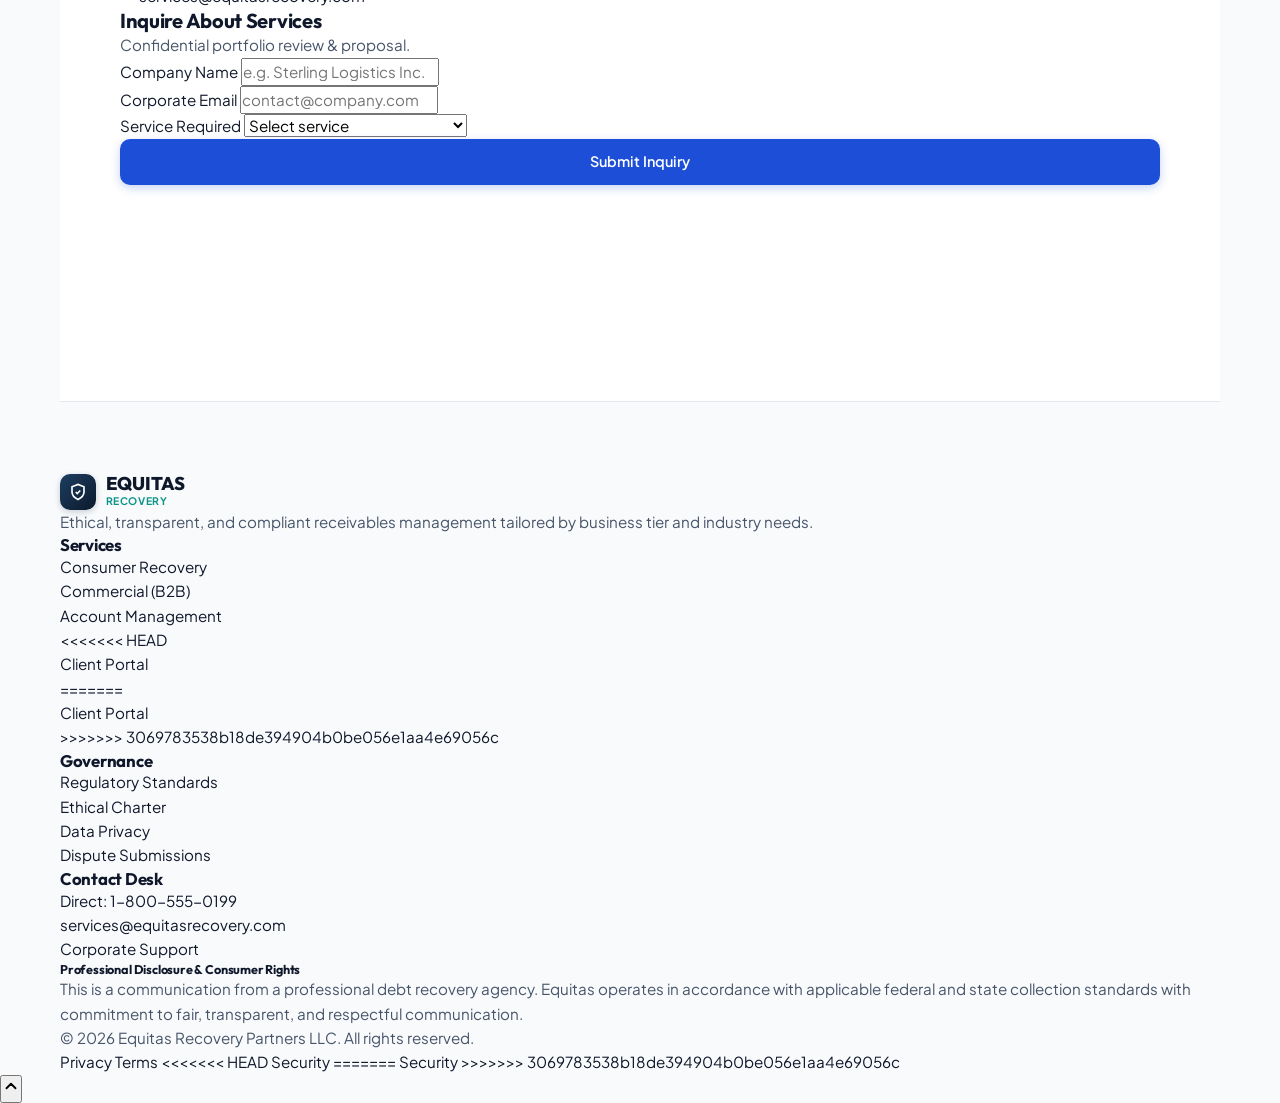
<file: services.html>
<!DOCTYPE html>
<html lang="en" dir="ltr" data-theme="light">
<head>
  <meta charset="UTF-8">
  <meta name="viewport" content="width=device-width, initial-scale=1.0">
  <title>Our Services | Equitas Recovery Partners</title>
  <link rel="icon" type="image/svg+xml" href="assets/images/equitas-mark.svg">
  <link rel="apple-touch-icon" href="assets/images/equitas-mark.svg">
  <meta name="description" content="Comprehensive, ethical debt recovery services for consumer and commercial accounts, featuring strict compliance and transparent case management.">
  
  <!-- Fonts -->
  <link rel="preconnect" href="https://fonts.googleapis.com">
  <link rel="preconnect" href="https://fonts.gstatic.com" crossorigin>
  <link href="https://fonts.googleapis.com/css2?family=Outfit:wght@600;700;800&family=Plus+Jakarta+Sans:wght@400;500;600;700&display=swap" rel="stylesheet">
  
  <!-- Main Stylesheet -->
  <link rel="stylesheet" href="assets/css/style.css">
</head>
<body>

  <!-- =========================================================================
       SHARED HEADER
       ========================================================================= -->
  <header class="site-header" id="mainHeader">
    <div class="container header-container">
      
      <!-- Brand Logo -->
      <a href="index.html" class="brand-logo" aria-label="Equitas Home">
        <div class="logo-symbol" aria-hidden="true">
          <svg width="20" height="20" viewBox="0 0 24 24" fill="none" stroke="currentColor" stroke-width="2.2" stroke-linecap="round" stroke-linejoin="round">
            <path d="M12 22s8-4 8-10V5l-8-3-8 3v7c0 6 8 10 8 10z"/>
            <path d="m9 12 2 2 4-4"/>
          </svg>
        </div>
        <div class="logo-text">
          <span class="logo-title">EQUITAS</span>
          <span class="logo-subtitle">Recovery</span>
        </div>
      </a>

      <!-- Desktop Nav -->
      <nav class="nav-desktop" aria-label="Main Navigation">
        <ul class="nav-links">
          <li class="nav-item">
            <a href="index.html" class="nav-link" id="homeDropdownBtn" aria-haspopup="true" aria-expanded="false">
              <span>Home</span>
              <svg width="12" height="12" viewBox="0 0 24 24" fill="none" stroke="currentColor" stroke-width="2.5" stroke-linecap="round" stroke-linejoin="round">
                <path d="m6 9 6 6 6-6"/>
              </svg>
            </a>
            <div class="nav-dropdown-menu">
              <a href="index.html" class="dropdown-item">
                <span>Home 1 (Corporate)</span>
              </a>
              <a href="home-2.html" class="dropdown-item">
                <span>Home 2 (Enterprise)</span>
              </a>
            </div>
          </li>
          <li class="nav-item"><a href="services.html" class="nav-link active">Services</a></li>
          <li class="nav-item"><a href="compliance.html" class="nav-link">Compliance</a></li>
          <li class="nav-item"><a href="pricing.html" class="nav-link">Pricing</a></li>
          <li class="nav-item"><a href="about.html" class="nav-link">About</a></li>
          <li class="nav-item"><a href="contact.html" class="nav-link">Contact</a></li>
          <li class="nav-item"><a href="dashboard.html" class="nav-link">Dashboard</a></li>
        </ul>
      </nav>

      <!-- Header Utilities -->
      <div class="header-actions">
        <button type="button" class="control-btn rtl-toggle-btn" aria-label="Toggle RTL/LTR" title="Toggle RTL/LTR">
          <span class="rtl-badge">RTL</span>
        </button>

        <button type="button" class="control-btn theme-toggle-btn" aria-label="Toggle theme" title="Toggle Theme">
          <svg width="18" height="18" viewBox="0 0 24 24" fill="none" stroke="currentColor" stroke-width="2" stroke-linecap="round" stroke-linejoin="round">
            <path d="M12 3a6 6 0 0 0 9 9 9 9 0 1 1-9-9Z"/>
          </svg>
        </button>

        <a href="login.html" class="btn btn-secondary btn-sm" id="clientPortalBtn">
          <span>Portal</span>
        </a>

        <a href="contact.html" class="btn btn-primary btn-sm" id="headerInquiryBtn">
          <span>Contact Us</span>
        </a>

        <button type="button" class="hamburger-btn" aria-label="Open menu" aria-expanded="false" aria-controls="mobileNavDrawer">
          <span></span>
          <span></span>
          <span></span>
        </button>
      </div>

    </div>
  </header>

  <!-- Mobile Drawer -->
  <div class="mobile-nav-overlay" id="mobileNavOverlay" aria-hidden="true"></div>
  <div class="mobile-nav-drawer" id="mobileNavDrawer" role="dialog" aria-modal="true" aria-label="Mobile Menu">
    <div class="drawer-header">
      <div class="brand-logo">
        <div class="logo-symbol" aria-hidden="true">
          <svg width="18" height="18" viewBox="0 0 24 24" fill="none" stroke="currentColor" stroke-width="2.2">
            <path d="M12 22s8-4 8-10V5l-8-3-8 3v7c0 6 8 10 8 10z"/>
            <path d="m9 12 2 2 4-4"/>
          </svg>
        </div>
        <div class="logo-text">
          <span class="logo-title">EQUITAS</span>
        </div>
      </div>
      <button type="button" class="drawer-close-btn" aria-label="Close menu">
        <svg width="18" height="18" viewBox="0 0 24 24" fill="none" stroke="currentColor" stroke-width="2.5" stroke-linecap="round" stroke-linejoin="round">
          <line x1="18" y1="6" x2="6" y2="18"/>
          <line x1="6" y1="6" x2="18" y2="18"/>
        </svg>
      </button>
    </div>

    <div class="drawer-links">
      <div class="drawer-home-group">
        <button type="button" class="drawer-link drawer-home-toggle" aria-controls="drawerHomeMenu" aria-expanded="false">
          <span>Home</span>
          <svg viewBox="0 0 24 24" fill="none" stroke="currentColor" stroke-width="2" aria-hidden="true"><path d="m7 10 5 5 5-5"/></svg>
        </button>
        <div class="drawer-home-menu" id="drawerHomeMenu" hidden>
          <a href="index.html" class="drawer-link" data-home-page="index.html">Home 1 (Corporate)</a>
          <a href="home-2.html" class="drawer-link" data-home-page="home-2.html">Home 2 (Enterprise)</a>
        </div>
      </div>
      <a href="services.html" class="drawer-link active">Services</a>
      <a href="compliance.html" class="drawer-link">Compliance &amp; Licensing</a>
      <a href="pricing.html" class="drawer-link">Pricing &amp; Plans</a>
      <a href="about.html" class="drawer-link">About Us</a>
      <a href="contact.html" class="drawer-link">Contact</a>
      <a href="dashboard.html" class="drawer-link">Dashboard</a>
    </div>

    <div class="drawer-actions">
      <div class="drawer-controls-row">
        <button type="button" class="control-btn theme-toggle-btn" aria-label="Toggle theme in drawer" style="width: 48%; height: 38px;">
          <span>Theme</span>
        </button>
        <button type="button" class="control-btn rtl-toggle-btn" aria-label="Toggle RTL in drawer" style="width: 48%; height: 38px;">
          <span>RTL</span>
        </button>
      </div>
      <a href="login.html" class="btn btn-secondary btn-block">Client Portal</a>
      <a href="contact.html" class="btn btn-primary btn-block">Schedule Consultation</a>
    </div>
  </div>

  <main id="mainContent">

    <!-- =========================================================================
         SECTION 1: SERVICES HERO
         ========================================================================= -->
    <section class="inner-hero services-hero" id="servicesHero" aria-labelledby="servHeroHeadline">
      <div class="container">
        <div class="inner-hero-content">
          <nav class="page-breadcrumb" aria-label="Breadcrumb">
            <a href="index.html">Home</a>
            <span class="breadcrumb-sep" aria-hidden="true">/</span>
            <span aria-current="page">Services</span>
          </nav>

          <h1 class="hero-title" id="servHeroHeadline">
            Ethical Receivables &amp; <span class="highlight-text">Debt Recovery</span>
          </h1>

          <p class="hero-description">
            Structured recovery programs that accelerate cash flow, resolve accounts with integrity, and protect your organization’s reputation.
          </p>

          <div class="hero-cta-group">
            <a href="#contact" class="btn btn-teal">
              <span>Schedule Consultation</span>
              <svg width="16" height="16" viewBox="0 0 24 24" fill="none" stroke="currentColor" stroke-width="2" stroke-linecap="round" stroke-linejoin="round" aria-hidden="true">
                <line x1="5" y1="12" x2="19" y2="12"/>
                <polyline points="12 5 19 12 12 19"/>
              </svg>
            </a>
          </div>
        </div>
      </div>
    </section>

    <!-- =========================================================================
<<<<<<< HEAD
         IN-PAGE NAVIGATION
         ========================================================================= -->
    <nav class="anchor-nav" aria-label="On this page">
      <div class="container anchor-nav-inner">
        <a href="#consumer">Consumer Recovery</a>
        <a href="#commercial">Commercial Recovery</a>
        <a href="#industries">Industries</a>
        <a href="#engagement">Engagement Models</a>
        <a href="#management">Recovery Process</a>
        <a href="#technology">Client Portal</a>
        <a href="#faq">FAQ</a>
      </div>
    </nav>

    <!-- =========================================================================
         SECTION 2: PROGRAM HIGHLIGHTS BAND
         ========================================================================= -->
    <section class="band-dark" aria-label="Program highlights">
      <div class="container">
        <div class="stat-band">
          <div class="stat-item">
            <span class="stat-value">$0</span>
            <span class="stat-label">Upfront placement cost on contingency plans</span>
          </div>
          <div class="stat-item">
            <span class="stat-value">100%</span>
            <span class="stat-label">Consumer calls recorded for quality assurance</span>
          </div>
          <div class="stat-item">
            <span class="stat-value">30-Day</span>
            <span class="stat-label">Written validation window on every placement</span>
          </div>
          <div class="stat-item">
            <span class="stat-value">24/7</span>
            <span class="stat-label">Client portal access to case status and reports</span>
          </div>
        </div>
      </div>
    </section>

    <!-- =========================================================================
         SECTION 3: CONSUMER DEBT RECOVERY
         ========================================================================= -->
    <section class="section-wrapper" id="consumer" aria-labelledby="consumerHeadline">
      <div class="container">
        <div class="editorial-split">

          <div class="editorial-intro">
            <span class="section-tag">B2C Portfolios</span>
            <h2 id="consumerHeadline">Consumer Debt Recovery</h2>
            <p>Respectful, dialogue-driven mediation for consumer credit portfolios, focused on sustainable resolution rather than pressure. Every contact is documented, compliant, and aimed at an arrangement the account holder can keep.</p>
            <a href="compliance.html#consumer-rights" class="text-link">
              <span>See our consumer protections</span>
              <svg width="16" height="16" viewBox="0 0 24 24" fill="none" stroke="currentColor" stroke-width="2" stroke-linecap="round" stroke-linejoin="round" aria-hidden="true"><line x1="5" y1="12" x2="19" y2="12"/><polyline points="12 5 19 12 12 19"/></svg>
            </a>
          </div>

          <div class="detail-rows">

            <div class="detail-row">
              <div class="icon-box icon-box-teal" aria-hidden="true">
                <svg width="22" height="22" viewBox="0 0 24 24" fill="none" stroke="currentColor" stroke-width="2" stroke-linecap="round" stroke-linejoin="round"><path d="M16 21v-2a4 4 0 0 0-4-4H6a4 4 0 0 0-4 4v2"/><circle cx="9" cy="7" r="4"/><path d="M22 21v-2a4 4 0 0 0-3-3.87"/></svg>
              </div>
              <div>
                <h3>Hardship Evaluation &amp; Payment Plans</h3>
                <p>We work empathetically with account holders to evaluate real financial hardship and structure realistic monthly repayment terms that reduce the risk of repeat default.</p>
                <div class="chip-row">
                  <span class="chip">Custom installment scheduling</span>
                  <span class="chip">Automated reminder notices</span>
                  <span class="chip">Reduced secondary defaults</span>
                </div>
              </div>
            </div>

            <div class="detail-row">
              <div class="icon-box icon-box-teal" aria-hidden="true">
                <svg width="22" height="22" viewBox="0 0 24 24" fill="none" stroke="currentColor" stroke-width="2" stroke-linecap="round" stroke-linejoin="round"><path d="M21 15a2 2 0 0 1-2 2H7l-4 4V5a2 2 0 0 1 2-2h14a2 2 0 0 1 2 2z"/></svg>
              </div>
              <div>
                <h3>Compliant Multi-Channel Outreach</h3>
                <p>Consumer communications follow legal calling windows, formal written validation notices, and privacy requirements across phone, mail, and secure electronic channels.</p>
                <div class="chip-row">
                  <span class="chip">FDCPA &amp; TCPA compliant contacting</span>
                  <span class="chip">Recorded calls</span>
                  <span class="chip">Plain-language disclosures</span>
                </div>
              </div>
            </div>

            <div class="detail-row">
              <div class="icon-box icon-box-teal" aria-hidden="true">
                <svg width="22" height="22" viewBox="0 0 24 24" fill="none" stroke="currentColor" stroke-width="2" stroke-linecap="round" stroke-linejoin="round"><path d="M14 2H6a2 2 0 0 0-2 2v16a2 2 0 0 0 2 2h12a2 2 0 0 0 2-2V8z"/><polyline points="14 2 14 8 20 8"/></svg>
              </div>
              <div>
                <h3>Dispute Review &amp; Ledger Verification</h3>
                <p>Prompt investigation and a documented response to any balance dispute, so account holders and clients both see a clear, itemized record.</p>
                <div class="chip-row">
                  <span class="chip">Itemized statement verification</span>
                  <span class="chip">Dedicated dispute team</span>
                  <span class="chip">Paid-in-full clearance certificates</span>
                </div>
              </div>
            </div>

          </div>
=======
         SECTION 2: CONSUMER DEBT RECOVERY
         ========================================================================= -->
    <section class="section-wrapper" id="consumer" aria-labelledby="consumerHeadline">
      <div class="container">
        
        <div class="section-header">
          <span class="section-tag">B2C Portfolios</span>
          <h2 id="consumerHeadline">Consumer Debt Recovery</h2>
          <p>Respectful, dialogue-driven mediation for consumer credit portfolios, focused on sustainable resolution.</p>
        </div>

        <div class="service-detail-grid">
          
          <article class="service-detail-card">
            <div class="icon-box icon-box-teal" style="margin-bottom: 1rem;" aria-hidden="true">
              <svg width="22" height="22" viewBox="0 0 24 24" fill="none" stroke="currentColor" stroke-width="2" stroke-linecap="round" stroke-linejoin="round">
                <path d="M16 21v-2a4 4 0 0 0-4-4H6a4 4 0 0 0-4 4v2"/>
                <circle cx="9" cy="7" r="4"/>
                <path d="M22 21v-2a4 4 0 0 0-3-3.87"/>
              </svg>
            </div>
            <h3>Hardship Evaluation &amp; Payment Plans</h3>
            <p>We work empathetically with account holders to evaluate real financial hardship and structure realistic monthly repayment terms.</p>
            <ul>
              <li>
                <svg width="15" height="15" viewBox="0 0 24 24" fill="none" stroke="currentColor" stroke-width="2.5" stroke-linecap="round" stroke-linejoin="round"><polyline points="20 6 9 17 4 12"/></svg>
                <span>Custom installment scheduling</span>
              </li>
              <li>
                <svg width="15" height="15" viewBox="0 0 24 24" fill="none" stroke="currentColor" stroke-width="2.5" stroke-linecap="round" stroke-linejoin="round"><polyline points="20 6 9 17 4 12"/></svg>
                <span>Automated electronic reminder notices</span>
              </li>
              <li>
                <svg width="15" height="15" viewBox="0 0 24 24" fill="none" stroke="currentColor" stroke-width="2.5" stroke-linecap="round" stroke-linejoin="round"><polyline points="20 6 9 17 4 12"/></svg>
                <span>Reduced secondary default rates</span>
              </li>
            </ul>
          </article>

          <article class="service-detail-card">
            <div class="icon-box icon-box-teal" style="margin-bottom: 1rem;" aria-hidden="true">
              <svg width="22" height="22" viewBox="0 0 24 24" fill="none" stroke="currentColor" stroke-width="2" stroke-linecap="round" stroke-linejoin="round">
                <path d="M21 15a2 2 0 0 1-2 2H7l-4 4V5a2 2 0 0 1 2-2h14a2 2 0 0 1 2 2z"/>
              </svg>
            </div>
            <h3>Compliant Multi-Channel Outreach</h3>
            <p>All consumer communications adhere strictly to legal calling windows, formal written validation notices, and privacy requirements.</p>
            <ul>
              <li>
                <svg width="15" height="15" viewBox="0 0 24 24" fill="none" stroke="currentColor" stroke-width="2.5" stroke-linecap="round" stroke-linejoin="round"><polyline points="20 6 9 17 4 12"/></svg>
                <span>FDCPA &amp; TCPA compliant contacting</span>
              </li>
              <li>
                <svg width="15" height="15" viewBox="0 0 24 24" fill="none" stroke="currentColor" stroke-width="2.5" stroke-linecap="round" stroke-linejoin="round"><polyline points="20 6 9 17 4 12"/></svg>
                <span>Recorded calls for 100% quality assurance</span>
              </li>
              <li>
                <svg width="15" height="15" viewBox="0 0 24 24" fill="none" stroke="currentColor" stroke-width="2.5" stroke-linecap="round" stroke-linejoin="round"><polyline points="20 6 9 17 4 12"/></svg>
                <span>Clear, plain-language written disclosures</span>
              </li>
            </ul>
          </article>

          <article class="service-detail-card">
            <div class="icon-box icon-box-teal" style="margin-bottom: 1rem;" aria-hidden="true">
              <svg width="22" height="22" viewBox="0 0 24 24" fill="none" stroke="currentColor" stroke-width="2" stroke-linecap="round" stroke-linejoin="round">
                <path d="M14 2H6a2 2 0 0 0-2 2v16a2 2 0 0 0 2 2h12a2 2 0 0 0 2-2V8z"/>
                <polyline points="14 2 14 8 20 8"/>
              </svg>
            </div>
            <h3>Dispute Review &amp; Ledger Verification</h3>
            <p>Prompt investigation and documented response to any balance dispute, ensuring absolute ledger transparency and consumer fairness.</p>
            <ul>
              <li>
                <svg width="15" height="15" viewBox="0 0 24 24" fill="none" stroke="currentColor" stroke-width="2.5" stroke-linecap="round" stroke-linejoin="round"><polyline points="20 6 9 17 4 12"/></svg>
                <span>Itemized statement verification</span>
              </li>
              <li>
                <svg width="15" height="15" viewBox="0 0 24 24" fill="none" stroke="currentColor" stroke-width="2.5" stroke-linecap="round" stroke-linejoin="round"><polyline points="20 6 9 17 4 12"/></svg>
                <span>Direct dispute resolution team</span>
              </li>
              <li>
                <svg width="15" height="15" viewBox="0 0 24 24" fill="none" stroke="currentColor" stroke-width="2.5" stroke-linecap="round" stroke-linejoin="round"><polyline points="20 6 9 17 4 12"/></svg>
                <span>Prompt paid-in-full clearance certification</span>
              </li>
            </ul>
          </article>

>>>>>>> 3069783538b18de394904b0be056e1aa4e69056c
        </div>
      </div>
    </section>

    <!-- =========================================================================
<<<<<<< HEAD
         SECTION 4: COMMERCIAL DEBT RECOVERY
         ========================================================================= -->
    <section class="section-wrapper" id="commercial" style="background-color: var(--bg-surface); border-top: 1px solid var(--border-color); border-bottom: 1px solid var(--border-color);" aria-labelledby="commercialHeadline">
      <div class="container">

        <div class="commercial-service-grid">

=======
         SECTION 3: COMMERCIAL DEBT RECOVERY
         ========================================================================= -->
    <section class="section-wrapper" id="commercial" style="background-color: var(--bg-surface); border-top: 1px solid var(--border-color); border-bottom: 1px solid var(--border-color);" aria-labelledby="commercialHeadline">
      <div class="container">
        
        <div class="commercial-service-grid">
          
>>>>>>> 3069783538b18de394904b0be056e1aa4e69056c
          <div class="commercial-content">
            <span class="section-tag">B2B Commercial</span>
            <h2 id="commercialHeadline">Commercial Debt Recovery</h2>
            <p style="color: var(--text-secondary); margin-bottom: 1.5rem;">
              Recovering capital on delinquent commercial invoices, contract defaults, and supplier accounts while preserving vital business partnerships.
            </p>

<<<<<<< HEAD
            <ul class="check-list">
              <li>
                <svg width="18" height="18" viewBox="0 0 24 24" fill="none" stroke="currentColor" stroke-width="2.5" stroke-linecap="round" stroke-linejoin="round" aria-hidden="true"><polyline points="20 6 9 17 4 12"/></svg>
                <span><strong>Executive-Level Mediation</strong>Senior directors negotiate directly with corporate finance executives to reach pragmatic settlement agreements.</span>
              </li>
              <li>
                <svg width="18" height="18" viewBox="0 0 24 24" fill="none" stroke="currentColor" stroke-width="2.5" stroke-linecap="round" stroke-linejoin="round" aria-hidden="true"><polyline points="20 6 9 17 4 12"/></svg>
                <span><strong>Contract &amp; Ledger Audit</strong>Verification of purchase agreements, shipping manifests, and disputed terms to build an indisputable claim.</span>
              </li>
              <li>
                <svg width="18" height="18" viewBox="0 0 24 24" fill="none" stroke="currentColor" stroke-width="2.5" stroke-linecap="round" stroke-linejoin="round" aria-hidden="true"><polyline points="20 6 9 17 4 12"/></svg>
                <span><strong>Promissory Workout Agreements</strong>Legally enforceable settlement contracts with structured payment timetables to guarantee capital return.</span>
              </li>
              <li>
                <svg width="18" height="18" viewBox="0 0 24 24" fill="none" stroke="currentColor" stroke-width="2.5" stroke-linecap="round" stroke-linejoin="round" aria-hidden="true"><polyline points="20 6 9 17 4 12"/></svg>
                <span><strong>Relationship Preservation</strong>Tone and sequencing are set with you, so a recovered invoice does not cost you a long-term vendor or customer.</span>
              </li>
            </ul>
=======
            <div style="display: flex; flex-direction: column; gap: 1rem;">
              <div class="reporting-feature-card">
                <div class="icon-box icon-box-teal" aria-hidden="true">
                  <svg width="20" height="20" viewBox="0 0 24 24" fill="none" stroke="currentColor" stroke-width="2" stroke-linecap="round" stroke-linejoin="round">
                    <rect width="20" height="14" x="2" y="7" rx="2" ry="2"/>
                    <path d="M16 21V5a2 2 0 0 0-2-2h-4a2 2 0 0 0-2 2v16"/>
                  </svg>
                </div>
                <div>
                  <h3>Executive-Level Mediation</h3>
                  <p>Our senior directors negotiate directly with corporate financial executives to reach pragmatic settlement agreements.</p>
                </div>
              </div>

              <div class="reporting-feature-card">
                <div class="icon-box icon-box-teal" aria-hidden="true">
                  <svg width="20" height="20" viewBox="0 0 24 24" fill="none" stroke="currentColor" stroke-width="2" stroke-linecap="round" stroke-linejoin="round">
                    <path d="M14 2H6a2 2 0 0 0-2 2v16a2 2 0 0 0 2 2h12a2 2 0 0 0 2-2V8z"/>
                    <polyline points="14 2 14 8 20 8"/>
                  </svg>
                </div>
                <div>
                  <h3>Contract &amp; Ledger Audit</h3>
                  <p>Thorough verification of purchase agreements, shipping manifests, and disputed terms to build an indisputable claim.</p>
                </div>
              </div>

              <div class="reporting-feature-card">
                <div class="icon-box icon-box-teal" aria-hidden="true">
                  <svg width="20" height="20" viewBox="0 0 24 24" fill="none" stroke="currentColor" stroke-width="2" stroke-linecap="round" stroke-linejoin="round">
                    <circle cx="12" cy="12" r="10"/>
                    <polyline points="12 6 12 12 14 14"/>
                  </svg>
                </div>
                <div>
                  <h3>Promissory Workout Agreements</h3>
                  <p>Legally enforceable settlement contracts with structured payment timetables to guarantee capital return.</p>
                </div>
              </div>
            </div>
>>>>>>> 3069783538b18de394904b0be056e1aa4e69056c
          </div>

          <div class="commercial-media">
            <div class="reporting-media-frame">
              <img src="assets/images/services-b2b.jpg" alt="Commercial executives in a professional agreement meeting reviewing receivable settlement terms." width="1280" height="960" loading="lazy">
            </div>
          </div>

        </div>
      </div>
    </section>

    <!-- =========================================================================
<<<<<<< HEAD
         SECTION 5: INDUSTRIES SERVED
         ========================================================================= -->
    <section class="section-wrapper" id="industries" aria-labelledby="industriesHeadline">
      <div class="container">

        <div class="section-header">
          <span class="section-tag">Sector Experience</span>
          <h2 id="industriesHeadline">Industries We Serve</h2>
          <p>Recovery scripts, notices, and privacy controls are adjusted to the way each sector bills, contracts, and communicates.</p>
        </div>

        <div class="index-list">
          <div class="index-item">
            <span class="index-num">01</span>
            <div>
              <h3>Healthcare &amp; Medical Billing</h3>
              <p>HIPAA-aware handling, patient-sensitive scripting, and hardship screening before any payment discussion.</p>
            </div>
          </div>
          <div class="index-item">
            <span class="index-num">02</span>
            <div>
              <h3>Utilities &amp; Telecom</h3>
              <p>High-volume, low-balance portfolios managed with automated reminders and reconciled final-bill disputes.</p>
            </div>
          </div>
          <div class="index-item">
            <span class="index-num">03</span>
            <div>
              <h3>Financial Services</h3>
              <p>Documentation-heavy accounts with GLBA privacy controls and audit-ready case histories.</p>
            </div>
          </div>
          <div class="index-item">
            <span class="index-num">04</span>
            <div>
              <h3>Property &amp; Rental Management</h3>
              <p>Former-tenant balances and deposit reconciliations resolved with clear itemization.</p>
            </div>
          </div>
          <div class="index-item">
            <span class="index-num">05</span>
            <div>
              <h3>Manufacturing &amp; Wholesale</h3>
              <p>Trade receivables and supplier invoices recovered through executive-level negotiation.</p>
            </div>
          </div>
          <div class="index-item">
            <span class="index-num">06</span>
            <div>
              <h3>Education &amp; Professional Services</h3>
              <p>Tuition, membership, and retainer balances handled with a courteous, relationship-first approach.</p>
            </div>
          </div>
        </div>

      </div>
    </section>

    <!-- =========================================================================
         SECTION 6: ENGAGEMENT MODELS (COMPARISON TABLE)
         ========================================================================= -->
    <section class="section-wrapper" id="engagement" style="background-color: var(--bg-subtle); border-top: 1px solid var(--border-color); border-bottom: 1px solid var(--border-color);" aria-labelledby="engagementHeadline">
      <div class="container">

        <div class="section-header">
          <span class="section-tag">Engagement Models</span>
          <h2 id="engagementHeadline">Choose the Right Recovery Program</h2>
          <p>Compare how each service is placed, priced, and reported. Final rates are confirmed during your portfolio review.</p>
        </div>

        <div class="table-wrap">
          <table class="data-table">
            <caption class="sr-only" style="position:absolute;width:1px;height:1px;overflow:hidden;clip:rect(0 0 0 0);">Comparison of Equitas recovery programs</caption>
            <thead>
              <tr>
                <th scope="col">Program</th>
                <th scope="col">Best for</th>
                <th scope="col">Placement</th>
                <th scope="col">Fee model</th>
                <th scope="col">Reporting</th>
              </tr>
            </thead>
            <tbody>
              <tr>
                <th scope="row">Consumer Recovery</th>
                <td>Consumer credit, utilities, healthcare, and rental balances</td>
                <td>Single or batch file placement</td>
                <td><span class="table-badge">Contingency</span></td>
                <td>Portal dashboard, monthly remittance statements</td>
              </tr>
              <tr>
                <th scope="row">Commercial Recovery</th>
                <td>Overdue B2B invoices and contract defaults</td>
                <td>Invoice and contract packet review</td>
                <td><span class="table-badge">Contingency</span></td>
                <td>Executive status notes, settlement documentation</td>
              </tr>
              <tr>
                <th scope="row">Account &amp; Ledger Care</th>
                <td>Accounts 30–60 days past due, high-volume portfolios</td>
                <td>Scheduled recurring batches</td>
                <td><span class="table-badge">Flat fee per file</span></td>
                <td>Real-time dashboard tracking and reconciliation</td>
              </tr>
              <tr>
                <th scope="row">Enterprise Program</th>
                <td>Institutions with recurring monthly placements</td>
                <td>Secure file transfer or integration</td>
                <td><span class="table-badge">Negotiated</span></td>
                <td>Dedicated SLA, custom reports, audit exports</td>
              </tr>
            </tbody>
          </table>
        </div>

        <p style="text-align:center; margin-top: 1.25rem; font-size: 0.88rem;">
          Looking for rate details? <a href="pricing.html" class="text-link">View pricing &amp; plans</a>
        </p>

      </div>
    </section>

    <!-- =========================================================================
         SECTION 7: ACCOUNT MANAGEMENT & RECOVERY PROCESS (TIMELINE)
         ========================================================================= -->
    <section class="section-wrapper" id="management" aria-labelledby="managementHeadline">
      <div class="container">

=======
         SECTION 4: ACCOUNT MANAGEMENT & RECOVERY PROCESS
         ========================================================================= -->
    <section class="section-wrapper" id="management" aria-labelledby="managementHeadline">
      <div class="container">
        
>>>>>>> 3069783538b18de394904b0be056e1aa4e69056c
        <div class="section-header">
          <span class="section-tag">Lifecycle &amp; Workflow</span>
          <h2 id="managementHeadline">Account Management &amp; Recovery Process</h2>
          <p>A transparent, structured workflow ensuring complete auditability and prompt fund disbursement.</p>
        </div>

<<<<<<< HEAD
        <ol class="timeline" style="list-style: none;">

          <li class="timeline-step">
            <span class="timeline-node" aria-hidden="true">1</span>
            <div>
              <h3>Data Scrub &amp; Ingestion</h3>
              <p>Secure encrypted file transfer, balance validation, and compliance scrubbing before any call is placed or notice mailed.</p>
              <span class="timeline-meta">Onboarding</span>
            </div>
          </li>

          <li class="timeline-step">
            <span class="timeline-node" aria-hidden="true">2</span>
            <div>
              <h3>Respectful Outreach</h3>
              <p>Multi-channel contact and written notifications that give clear payment and hardship mediation options.</p>
              <span class="timeline-meta">Engagement</span>
            </div>
          </li>

          <li class="timeline-step">
            <span class="timeline-node" aria-hidden="true">3</span>
            <div>
              <h3>Settlement Structuring</h3>
              <p>Formal repayment agreements or full-balance settlements documented with zero hidden fees or inflated charges.</p>
              <span class="timeline-meta">Resolution</span>
            </div>
          </li>

          <li class="timeline-step">
            <span class="timeline-node" aria-hidden="true">4</span>
            <div>
              <h3>Disbursement &amp; Closure</h3>
              <p>Prompt electronic remittance of collected funds to your business, with paid release certificates issued to debtors.</p>
              <span class="timeline-meta">Remittance</span>
            </div>
          </li>

        </ol>
      </div>
    </section>

    <!-- =========================================================================
         SECTION 8: CLIENT PORTAL & REPORTING
         ========================================================================= -->
    <section class="section-wrapper" id="technology" style="background-color: var(--bg-surface); border-top: 1px solid var(--border-color); border-bottom: 1px solid var(--border-color);" aria-labelledby="technologyHeadline">
      <div class="container">

        <div class="commercial-service-grid">

          <div class="commercial-media">
            <div class="reporting-media-frame">
              <img src="assets/images/home2-reporting.jpg" alt="Financial operations specialist reviewing case recovery charts and settlement reports." width="1280" height="960" loading="lazy">
            </div>
          </div>

          <div class="commercial-content">
            <span class="section-tag">Client Portal</span>
            <h2 id="technologyHeadline">Visibility Into Every Placed Account</h2>
            <p style="color: var(--text-secondary); margin-bottom: 1.5rem;">
              Your team sees what we see. The secure client portal keeps placement status, payments, and documentation in one place, so nothing depends on email chains or status calls.
            </p>

            <ul class="check-list">
              <li>
                <svg width="18" height="18" viewBox="0 0 24 24" fill="none" stroke="currentColor" stroke-width="2.5" stroke-linecap="round" stroke-linejoin="round" aria-hidden="true"><polyline points="20 6 9 17 4 12"/></svg>
                <span><strong>Live case status</strong>Track contact attempts, disputes, and arrangements as they happen.</span>
              </li>
              <li>
                <svg width="18" height="18" viewBox="0 0 24 24" fill="none" stroke="currentColor" stroke-width="2.5" stroke-linecap="round" stroke-linejoin="round" aria-hidden="true"><polyline points="20 6 9 17 4 12"/></svg>
                <span><strong>Remittance &amp; reconciliation</strong>Itemized statements that match collected funds to each ledger line.</span>
              </li>
              <li>
                <svg width="18" height="18" viewBox="0 0 24 24" fill="none" stroke="currentColor" stroke-width="2.5" stroke-linecap="round" stroke-linejoin="round" aria-hidden="true"><polyline points="20 6 9 17 4 12"/></svg>
                <span><strong>Audit-ready exports</strong>Download documentation and activity logs whenever your auditors ask.</span>
              </li>
            </ul>

            <a href="dashboard.html" class="text-link" style="margin-top: 1.25rem;">
              <span>Preview the dashboard</span>
              <svg width="16" height="16" viewBox="0 0 24 24" fill="none" stroke="currentColor" stroke-width="2" stroke-linecap="round" stroke-linejoin="round" aria-hidden="true"><line x1="5" y1="12" x2="19" y2="12"/><polyline points="12 5 19 12 12 19"/></svg>
            </a>
=======
        <div class="process-lifecycle-grid">
          
          <div class="process-lifecycle-card">
            <span class="step-number">01</span>
            <h3>Data Scrub &amp; Ingestion</h3>
            <p>Secure encrypted file transfer, balance validation, and compliance scrubbing prior to placing any call or mailing notices.</p>
          </div>

          <div class="process-lifecycle-card">
            <span class="step-number">02</span>
            <h3>Respectful Outreach</h3>
            <p>Multi-channel contact and transparent written notifications providing clear payment and hardship mediation options.</p>
          </div>

          <div class="process-lifecycle-card">
            <span class="step-number">03</span>
            <h3>Settlement Structuring</h3>
            <p>Formalized repayment agreements or full-balance settlements documented with zero hidden fees or inflated charges.</p>
          </div>

          <div class="process-lifecycle-card">
            <span class="step-number">04</span>
            <h3>Disbursement &amp; Closure</h3>
            <p>Prompt electronic remittance of collected funds to your business, with paid release certificates issued to debtors.</p>
>>>>>>> 3069783538b18de394904b0be056e1aa4e69056c
          </div>

        </div>
      </div>
    </section>

    <!-- =========================================================================
<<<<<<< HEAD
         SECTION 9: FAQ
         ========================================================================= -->
    <section class="section-wrapper" id="faq" aria-labelledby="faqHeadline">
      <div class="container">

        <div class="section-header">
          <span class="section-tag">Common Questions</span>
          <h2 id="faqHeadline">Frequently Asked Questions</h2>
          <p>Straight answers about placing accounts with Equitas.</p>
        </div>

        <div class="faq-accordion">
          <details>
            <summary>What types of accounts can we place with you?</summary>
            <div class="faq-body"><p>We accept consumer and commercial receivables, including utilities, healthcare, rental, trade invoices, and contract defaults. Early-stage accounts that are 30–60 days past due can also be enrolled in Account &amp; Ledger Care.</p></div>
          </details>
          <details>
            <summary>How does onboarding work?</summary>
            <div class="faq-body"><p>After a confidential portfolio review, you send placement files through an encrypted transfer. We scrub the data for compliance, validate balances, and confirm the outreach plan with you before any contact begins.</p></div>
          </details>
          <details>
            <summary>How do you protect our reputation with customers?</summary>
            <div class="faq-body"><p>Scripts and notices are written in plain language, calls are recorded, and prohibited tactics are not used. Tone and sequencing for sensitive accounts are agreed with you in advance.</p></div>
          </details>
          <details>
            <summary>How quickly are collected funds remitted?</summary>
            <div class="faq-body"><p>Collected funds are remitted electronically on the schedule set in your agreement, with an itemized statement that reconciles each payment to the account ledger.</p></div>
          </details>
          <details>
            <summary>What happens when an account holder disputes a balance?</summary>
            <div class="faq-body"><p>Collection on the disputed portion is paused while our compliance team verifies documentation with you. The account holder receives written verification, and the result is recorded in your portal. <a href="compliance.html#dispute-process" class="text-link">Read the dispute process</a>.</p></div>
          </details>
        </div>

      </div>
    </section>

    <!-- =========================================================================
=======
>>>>>>> 3069783538b18de394904b0be056e1aa4e69056c
         SECTION 5: CONSULTATION CTA
         ========================================================================= -->
    <section class="section-wrapper cta-section" id="contact" aria-labelledby="ctaHeadline">
      <div class="container">
        <div class="cta-container-card">
          <div class="cta-content-grid">
            
            <div class="cta-text-side">
              <span class="cta-eyebrow">Take Action</span>
              <h2 id="ctaHeadline">Discuss Your Portfolio Recovery Needs</h2>
              <p>
                Connect with our recovery directors to evaluate your delinquent accounts. We provide transparent recovery projections with zero upfront placement costs.
              </p>

              <div class="cta-contact-pills">
                <div class="contact-pill-item">
                  <svg width="16" height="16" viewBox="0 0 24 24" fill="none" stroke="currentColor" stroke-width="2" stroke-linecap="round" stroke-linejoin="round" aria-hidden="true">
                    <path d="M22 16.92v3a2 2 0 0 1-2.18 2 19.79 19.79 0 0 1-8.63-3.07 19.5 19.5 0 0 1-6-6 19.79 19.79 0 0 1-3.07-8.67A2 2 0 0 1 4.11 2h3a2 2 0 0 1 2 1.72 12.84 12.84 0 0 0 .7 2.81 2 2 0 0 1-.45 2.11L8.09 9.91a16 16 0 0 0 6 6l1.27-1.27a2 2 0 0 1 2.11-.45 12.84 12.84 0 0 0 2.81.7A2 2 0 0 1 22 16.92z"/>
                  </svg>
                  <span>1-800-555-0199</span>
                </div>
                <div class="contact-pill-item">
                  <svg width="16" height="16" viewBox="0 0 24 24" fill="none" stroke="currentColor" stroke-width="2" stroke-linecap="round" stroke-linejoin="round" aria-hidden="true">
                    <path d="M4 4h16c1.1 0 2 .9 2 2v12c0 1.1-.9 2-2 2H4c-1.1 0-2-.9-2-2V6c0-1.1.9-2 2-2z"/>
                    <polyline points="22,6 12,13 2,6"/>
                  </svg>
                  <span>services@equitasrecovery.com</span>
                </div>
              </div>
            </div>

            <div class="cta-form-box">
              <h3>Inquire About Services</h3>
              <p class="form-subtitle">Confidential portfolio review &amp; proposal.</p>

              <form class="cta-quick-form" id="consultationForm">
                <div class="form-group">
                  <label for="orgName" class="form-label">Company Name</label>
                  <input type="text" id="orgName" class="form-input" placeholder="e.g. Sterling Logistics Inc." required>
                </div>

                <div class="form-group">
                  <label for="contactEmail" class="form-label">Corporate Email</label>
                  <input type="email" id="contactEmail" class="form-input" placeholder="contact@company.com" required>
                </div>

                <div class="form-group">
                  <label for="recoveryType" class="form-label">Service Required</label>
                  <select id="recoveryType" class="form-select" required>
                    <option value="" disabled selected>Select service</option>
                    <option value="commercial">Commercial (B2B) Recovery</option>
                    <option value="consumer">Consumer (B2C) Recovery</option>
                    <option value="management">Account &amp; Ledger Care</option>
                  </select>
                </div>

                <div class="form-status-msg" role="status"></div>

                <button type="submit" class="btn btn-primary btn-block">
                  <span>Submit Inquiry</span>
                </button>
              </form>
            </div>

          </div>
        </div>
      </div>
    </section>

  </main>

  <!-- =========================================================================
       SHARED FOOTER
       ========================================================================= -->
  <footer class="site-footer">
    <div class="container">
      
      <div class="footer-main-grid">
        <div class="footer-brand-col">
          <div class="brand-logo">
            <div class="logo-symbol" aria-hidden="true">
              <svg width="18" height="18" viewBox="0 0 24 24" fill="none" stroke="currentColor" stroke-width="2.2">
                <path d="M12 22s8-4 8-10V5l-8-3-8 3v7c0 6 8 10 8 10z"/>
                <path d="m9 12 2 2 4-4"/>
              </svg>
            </div>
            <div class="logo-text">
              <span class="logo-title">EQUITAS</span>
              <span class="logo-subtitle">Recovery</span>
            </div>
          </div>
          <p>
            Ethical, transparent, and compliant receivables management tailored by business tier and industry needs.
          </p>
        </div>

        <div class="footer-col">
          <h4>Services</h4>
          <ul class="footer-links">
            <li><a href="#consumer">Consumer Recovery</a></li>
            <li><a href="#commercial">Commercial (B2B)</a></li>
            <li><a href="#management">Account Management</a></li>
<<<<<<< HEAD
            <li><a href="#technology">Client Portal</a></li>
=======
            <li><a href="#dashboard">Client Portal</a></li>
>>>>>>> 3069783538b18de394904b0be056e1aa4e69056c
          </ul>
        </div>

        <div class="footer-col">
          <h4>Governance</h4>
          <ul class="footer-links">
            <li><a href="index.html#compliance">Regulatory Standards</a></li>
            <li><a href="index.html#approach">Ethical Charter</a></li>
            <li><a href="index.html#compliance">Data Privacy</a></li>
            <li><a href="#contact">Dispute Submissions</a></li>
          </ul>
        </div>

        <div class="footer-col">
          <h4>Contact Desk</h4>
          <ul class="footer-links">
            <li><a href="#contact">Direct: 1-800-555-0199</a></li>
            <li><a href="#contact">services@equitasrecovery.com</a></li>
            <li><a href="#contact">Corporate Support</a></li>
          </ul>
        </div>
      </div>

      <div class="footer-compliance-banner">
        <h5>Professional Disclosure &amp; Consumer Rights</h5>
        <p>
          This is a communication from a professional debt recovery agency. Equitas operates in accordance with applicable federal and state collection standards with commitment to fair, transparent, and respectful communication.
        </p>
      </div>

      <div class="footer-bottom-bar">
        <p>&copy; 2026 Equitas Recovery Partners LLC. All rights reserved.</p>
        <div class="footer-legal-links">
          <a href="#privacy">Privacy</a>
          <a href="#terms">Terms</a>
<<<<<<< HEAD
          <a href="compliance.html#security">Security</a>
=======
          <a href="#security">Security</a>
>>>>>>> 3069783538b18de394904b0be056e1aa4e69056c
        </div>
      </div>

    </div>
  </footer>

  <!-- Back To Top -->
  <button type="button" class="back-to-top-btn" id="backToTopBtn" aria-label="Back to top" title="Back to top">
    <svg width="18" height="18" viewBox="0 0 24 24" fill="none" stroke="currentColor" stroke-width="2.5" stroke-linecap="round" stroke-linejoin="round" aria-hidden="true">
      <path d="m18 15-6-6-6 6"/>
    </svg>
  </button>

  <script src="assets/js/main.js"></script>
</body>
</html>
</file>
<file: assets/css/style.css>
/* ==========================================================================
   EQUITAS RECOVERY PARTNERS — COMPLETE DESIGN SYSTEM & STYLESHEET
   Supports: Home 1, Home 2, Services Page
   Features: Light/Dark Mode, RTL/LTR, Tablet 2-Column, Mobile Stack
   ========================================================================== */

/* --- CSS Variables & Design Tokens --- */
:root {
  /* Color Palette - Light Mode */
  --bg-primary: #f8fafc;
  --bg-surface: #ffffff;
  --bg-surface-elevated: #ffffff;
  --bg-subtle: #f1f5f9;
  --bg-card-hover: #f8fafc;
  --bg-hero: linear-gradient(135deg, #0b192c 0%, #1e3e62 100%);
  --bg-dark-section: #0b192c;
  --bg-glass: rgba(255, 255, 255, 0.92);
  --border-glass: rgba(255, 255, 255, 0.2);

  --text-primary: #0f172a;
  --text-secondary: #475569;
  --text-muted: #64748b;
  --text-inverse: #ffffff;
  --text-inverse-muted: #94a3b8;

  --border-color: #e2e8f0;
  --border-color-subtle: #edf2f7;
  --border-hover: #cbd5e1;
  --border-focus: #2563eb;

  /* Brand Accents */
  --primary-50: #eff6ff;
  --primary-100: #dbeafe;
  --primary-500: #1e40af;
  --primary-600: #1d4ed8;
  --primary-700: #1e3a8a;
  --accent-teal: #0d9488;
  --accent-teal-light: #ccfbf1;
  --accent-teal-dark: #0f766e;

<<<<<<< HEAD
  /* Selected navigation item (high contrast) */
  --nav-active-bg: #1d4ed8;
  --nav-active-text: #ffffff;

=======
>>>>>>> 3069783538b18de394904b0be056e1aa4e69056c
  /* Status Colors */
  --success: #15803d;
  --success-bg: #dcfce7;
  --badge-bg: #e0f2fe;
  --badge-text: #0369a1;

  /* Shadows */
  --shadow-xs: 0 1px 2px 0 rgba(15, 23, 42, 0.05);
  --shadow-sm: 0 2px 4px 0 rgba(15, 23, 42, 0.05);
  --shadow-md: 0 4px 12px -2px rgba(15, 23, 42, 0.08);
  --shadow-lg: 0 12px 24px -4px rgba(15, 23, 42, 0.1);
  --shadow-card: 0 3px 14px -2px rgba(15, 23, 42, 0.05);
  --shadow-card-hover: 0 12px 24px -4px rgba(15, 23, 42, 0.1);

  /* Typography */
  --font-heading: 'Outfit', -apple-system, BlinkMacSystemFont, "Segoe UI", Roboto, sans-serif;
  --font-body: 'Plus Jakarta Sans', -apple-system, BlinkMacSystemFont, "Segoe UI", Roboto, sans-serif;

  /* Layout */
  --container-max-width: 1200px;
  --container-padding: 1.25rem;
  --section-padding-y: 4.5rem;
  --header-height: 72px;

  /* Transitions & Radii */
  --transition-fast: 0.15s ease;
  --transition-normal: 0.25s ease;
  --transition-smooth: 0.3s cubic-bezier(0.16, 1, 0.3, 1);
  --radius-sm: 6px;
  --radius-md: 10px;
  --radius-lg: 14px;
  --radius-xl: 20px;
  --radius-full: 9999px;
}

/* --- Dark Mode Theme Overrides --- */
[data-theme="dark"] {
  --bg-primary: #090e17;
  --bg-surface: #111a28;
  --bg-surface-elevated: #182335;
  --bg-subtle: #152030;
  --bg-card-hover: #19273c;
  --bg-hero: linear-gradient(135deg, #050b14 0%, #0f1c2e 100%);
  --bg-dark-section: #070c14;
  --bg-glass: rgba(17, 26, 40, 0.92);
  --border-glass: rgba(255, 255, 255, 0.08);

  --text-primary: #f1f5f9;
  --text-secondary: #cbd5e1;
  --text-muted: #94a3b8;
  --text-inverse: #090e17;
  --text-inverse-muted: #475569;

  --border-color: #1e2d42;
  --border-color-subtle: #162436;
  --border-hover: #334b6e;
  --border-focus: #3b82f6;

  --primary-50: #172554;
  --primary-100: #1e3a8a;
  --primary-500: #3b82f6;
  --primary-600: #60a5fa;
  --primary-700: #93c5fd;
  --accent-teal: #14b8a6;
  --accent-teal-light: #134e4a;
  --accent-teal-dark: #2dd4bf;

<<<<<<< HEAD
  --nav-active-bg: #2563eb;
  --nav-active-text: #ffffff;

=======
>>>>>>> 3069783538b18de394904b0be056e1aa4e69056c
  --badge-bg: #0c4a6e;
  --badge-text: #7dd3fc;

  --shadow-xs: 0 1px 2px 0 rgba(0, 0, 0, 0.3);
  --shadow-sm: 0 2px 4px 0 rgba(0, 0, 0, 0.4);
  --shadow-md: 0 4px 12px -2px rgba(0, 0, 0, 0.5);
  --shadow-lg: 0 12px 28px -4px rgba(0, 0, 0, 0.6);
  --shadow-card: 0 4px 16px -2px rgba(0, 0, 0, 0.4);
  --shadow-card-hover: 0 12px 28px -4px rgba(0, 0, 0, 0.6);
}

/* --- Base & Reset --- */
*, *::before, *::after {
  box-sizing: border-box;
  margin: 0;
  padding: 0;
}

html {
  font-size: 16px;
  scroll-behavior: smooth;
  -webkit-text-size-adjust: 100%;
  overflow-x: clip;
}

body {
  font-family: var(--font-body);
  font-size: 0.95rem;
  line-height: 1.6;
  color: var(--text-primary);
  background-color: var(--bg-primary);
  transition: background-color var(--transition-normal), color var(--transition-normal);
  overflow-x: clip;
  -webkit-font-smoothing: antialiased;
}

a:focus-visible,
button:focus-visible,
input:focus-visible,
select:focus-visible,
textarea:focus-visible {
  outline: 2px solid var(--border-focus);
  outline-offset: 2px;
}

img {
  max-width: 100%;
  height: auto;
  display: block;
}

a {
  color: inherit;
  text-decoration: none;
  transition: color var(--transition-fast);
}

button, input, select, textarea {
  font: inherit;
}

ul, ol {
  list-style: none;
}

/* Typography */
h1, h2, h3, h4, h5, h6 {
  font-family: var(--font-heading);
  color: var(--text-primary);
  font-weight: 700;
  line-height: 1.25;
  letter-spacing: -0.015em;
}

h1 { font-size: clamp(2rem, 3.5vw + 0.5rem, 3rem); }
h2 { font-size: clamp(1.6rem, 2.5vw + 0.3rem, 2.2rem); }
h3 { font-size: clamp(1.15rem, 1.2vw + 0.3rem, 1.35rem); }
h4 { font-size: 1.05rem; }

p {
  color: var(--text-secondary);
}

.container {
  width: 100%;
  max-width: var(--container-max-width);
  min-width: 0;
  margin-left: auto;
  margin-right: auto;
  padding-left: var(--container-padding);
  padding-right: var(--container-padding);
}

[class*="-grid"] > * {
  min-width: 0;
}

.section,
.section-wrapper {
  padding-top: var(--section-padding-y);
  padding-bottom: var(--section-padding-y);
}

.text-center {
  text-align: center;
}

.badge {
  display: inline-flex;
  align-items: center;
  justify-content: center;
  gap: 0.35rem;
  padding: 0.35rem 0.85rem;
  font-size: 0.75rem;
  font-weight: 700;
  letter-spacing: 0.04em;
  text-transform: uppercase;
  border-radius: var(--radius-full);
  margin-bottom: 0.85rem;
  width: fit-content;
  max-width: max-content;
}

.badge-accent {
  background-color: var(--badge-bg);
  color: var(--badge-text);
  border: 1px solid rgba(3, 105, 161, 0.2);
}

[data-theme="dark"] .badge-accent {
  background-color: var(--badge-bg);
  color: var(--badge-text);
  border-color: rgba(125, 211, 252, 0.25);
}

.section-header {
  text-align: center;
  max-width: 680px;
  margin: 0 auto 2.75rem auto;
}

.section-tag {
  display: inline-flex;
  align-items: center;
  max-width: 100%;
  padding: 0.3rem 0.75rem;
  background-color: var(--accent-teal-light);
  color: var(--accent-teal-dark);
  border: 1px solid rgba(13, 148, 136, 0.22);
  font-size: 0.72rem;
  font-weight: 700;
  letter-spacing: 0.05em;
  text-transform: uppercase;
  border-radius: var(--radius-full);
  margin-bottom: 0.75rem;
  line-height: 1.4;
  text-align: center;
}

[data-theme="dark"] .section-tag {
  background-color: rgba(20, 184, 166, 0.16);
  color: var(--accent-teal);
  border-color: rgba(20, 184, 166, 0.32);
}

.section-header h2 {
  margin-bottom: 0.65rem;
}

.section-header p,
.section-subtitle {
  font-size: 1rem;
  color: var(--text-secondary);
  max-width: 650px;
  margin-left: auto;
  margin-right: auto;
}

/* Buttons */
.btn {
  display: inline-flex;
  align-items: center;
  justify-content: center;
  gap: 0.45rem;
  height: 46px;
  padding: 0 1.35rem;
  font-size: 0.9rem;
  font-weight: 600;
  border-radius: var(--radius-md);
  border: 1px solid transparent;
  cursor: pointer;
  transition: all var(--transition-normal);
  text-align: center;
  white-space: nowrap;
}

.btn-primary {
  background-color: var(--primary-600);
  color: #ffffff;
  box-shadow: 0 3px 10px rgba(29, 78, 216, 0.25);
}

.btn-primary:hover {
  background-color: var(--primary-700);
  transform: translateY(-1px);
}

.btn-secondary {
  background-color: var(--bg-surface);
  color: var(--text-primary);
  border-color: var(--border-color);
}

.btn-secondary:hover {
  background-color: var(--bg-subtle);
  border-color: var(--border-hover);
  transform: translateY(-1px);
}

.btn-outline-white {
  background-color: transparent;
  color: #ffffff;
  border-color: rgba(255, 255, 255, 0.35);
}

.btn-outline-white:hover {
  background-color: rgba(255, 255, 255, 0.12);
  border-color: #ffffff;
  transform: translateY(-1px);
}

.btn-teal {
  background-color: var(--accent-teal);
  color: #ffffff;
}

.btn-teal:hover {
  background-color: var(--accent-teal-dark);
  transform: translateY(-1px);
}

.btn-sm {
  height: 38px;
  padding: 0 0.85rem;
  font-size: 0.825rem;
  border-radius: var(--radius-sm);
}

.btn-lg {
  height: 52px;
  padding: 0 1.5rem;
}

.site-header .header-actions > .btn {
  width: 104px;
}

.btn-block {
  width: 100%;
}

.icon-box {
  display: inline-flex;
  align-items: center;
  justify-content: center;
  width: 42px;
  height: 42px;
  border-radius: var(--radius-md);
  background-color: var(--primary-50);
  color: var(--primary-600);
  flex-shrink: 0;
}

[data-theme="dark"] .icon-box {
  background-color: var(--bg-subtle);
  color: var(--primary-500);
}

.icon-box-teal {
  background-color: var(--accent-teal-light);
  color: var(--accent-teal-dark);
}

[data-theme="dark"] .icon-box-teal {
  background-color: rgba(20, 184, 166, 0.15);
  color: var(--accent-teal);
}

/* ==========================================================================
   SHARED HEADER & NAVIGATION
   ========================================================================== */
.site-header {
  position: sticky;
  top: 0;
  z-index: 1000;
  height: var(--header-height);
  background-color: var(--bg-surface);
  border-bottom: 1px solid var(--border-color);
  display: flex;
  align-items: center;
  transition: background-color var(--transition-normal), border-color var(--transition-normal), box-shadow var(--transition-normal);
}

.site-header.is-scrolled {
  box-shadow: var(--shadow-sm);
  background-color: var(--bg-glass);
  backdrop-filter: blur(12px);
  -webkit-backdrop-filter: blur(12px);
}

.header-container {
  display: flex;
  align-items: center;
  justify-content: space-between;
  gap: 0.75rem;
  width: 100%;
}

.brand-logo {
  display: inline-flex;
  align-items: center;
  gap: 0.6rem;
  text-decoration: none;
  flex-shrink: 0;
}

.logo-symbol {
  width: 36px;
  height: 36px;
  background: linear-gradient(135deg, #1e3e62 0%, #0b192c 100%);
  color: #ffffff;
  border-radius: var(--radius-md);
  display: flex;
  align-items: center;
  justify-content: center;
  box-shadow: 0 2px 6px rgba(11, 25, 44, 0.2);
}

.logo-text {
  display: flex;
  flex-direction: column;
}

.logo-title {
  font-family: var(--font-heading);
  font-size: 1.15rem;
  font-weight: 800;
  color: var(--text-primary);
  line-height: 1.05;
  letter-spacing: -0.01em;
}

.logo-subtitle {
  font-size: 0.65rem;
  font-weight: 700;
  letter-spacing: 0.06em;
  text-transform: uppercase;
  color: var(--accent-teal);
}

.nav-desktop {
  display: flex;
  align-items: center;
  flex: 1;
  justify-content: center;
  min-width: 0;
}

.nav-links {
  display: flex;
  align-items: center;
  gap: 0.15rem;
  flex-wrap: nowrap;
}

.nav-item {
  position: relative;
}

.nav-link {
  display: inline-flex;
  align-items: center;
  gap: 0.25rem;
  padding: 0.4rem 0.6rem;
  font-size: 0.875rem;
  font-weight: 600;
  color: var(--text-secondary);
  border-radius: var(--radius-sm);
  transition: all var(--transition-fast);
  white-space: nowrap;
}

<<<<<<< HEAD
.nav-link:hover {
=======
.nav-link:hover,
.nav-link.active {
>>>>>>> 3069783538b18de394904b0be056e1aa4e69056c
  color: var(--primary-600);
  background-color: var(--bg-subtle);
}

<<<<<<< HEAD
/* Selected menu item: solid fill + white text for strong contrast (WCAG AA+) */
.nav-link.active,
.nav-link.active:hover {
  color: var(--nav-active-text);
  background-color: var(--nav-active-bg);
  box-shadow: 0 2px 8px -2px rgba(29, 78, 216, 0.45);
}

.nav-link.active svg {
  color: var(--nav-active-text);
}

=======
>>>>>>> 3069783538b18de394904b0be056e1aa4e69056c
.nav-dropdown-menu {
  position: absolute;
  top: calc(100% + 4px);
  left: 0;
  min-width: 180px;
  background-color: var(--bg-surface);
  border: 1px solid var(--border-color);
  border-radius: var(--radius-md);
  box-shadow: var(--shadow-lg);
  padding: 0.35rem;
  opacity: 0;
  visibility: hidden;
  transform: translateY(6px);
  transition: all var(--transition-normal);
  z-index: 1050;
}

.nav-item:hover .nav-dropdown-menu,
.nav-item:focus-within .nav-dropdown-menu,
.nav-dropdown-menu.is-active {
  opacity: 1;
  visibility: visible;
  transform: translateY(0);
}

.dropdown-item {
  display: flex;
  align-items: center;
  justify-content: space-between;
  padding: 0.45rem 0.65rem;
  font-size: 0.825rem;
  font-weight: 500;
  color: var(--text-secondary);
  border-radius: var(--radius-sm);
  transition: background-color var(--transition-fast), color var(--transition-fast);
}

.dropdown-item:hover,
.dropdown-item.active {
  background-color: var(--bg-subtle);
  color: var(--primary-600);
}

.dropdown-badge {
  font-size: 0.65rem;
  padding: 0.12rem 0.38rem;
  background-color: var(--badge-bg);
  color: var(--badge-text);
  border-radius: var(--radius-full);
  font-weight: 700;
}

.header-actions {
  display: flex;
  align-items: center;
  gap: 0.45rem;
  flex-shrink: 0;
}

.control-btn {
  width: 36px;
  height: 36px;
  display: inline-flex;
  align-items: center;
  justify-content: center;
  border-radius: var(--radius-sm);
  background-color: var(--bg-subtle);
  border: 1px solid var(--border-color);
  color: var(--text-secondary);
  cursor: pointer;
  transition: all var(--transition-fast);
  font-size: 0.78rem;
  font-weight: 700;
  flex-shrink: 0;
}

.control-btn:hover {
  background-color: var(--border-color);
  color: var(--text-primary);
}

.rtl-badge {
  font-family: var(--font-body);
  font-size: 0.72rem;
  font-weight: 700;
}

.hamburger-btn {
  display: none;
  flex-direction: column;
  justify-content: center;
  align-items: center;
  gap: 4px;
  width: 36px;
  height: 36px;
  background-color: var(--bg-subtle);
  border: 1px solid var(--border-color);
  border-radius: var(--radius-sm);
  cursor: pointer;
}

.hamburger-btn span {
  display: block;
  width: 18px;
  height: 2px;
  background-color: var(--text-primary);
  border-radius: 2px;
  transition: all var(--transition-normal);
}

.hamburger-btn.is-active span:nth-child(1) {
  transform: translateY(6px) rotate(45deg);
}

.hamburger-btn.is-active span:nth-child(2) {
  opacity: 0;
}

.hamburger-btn.is-active span:nth-child(3) {
  transform: translateY(-6px) rotate(-45deg);
}

/* Mobile & Tablet Drawer */
.mobile-nav-overlay {
  position: fixed;
  inset: 0;
  background-color: rgba(15, 23, 42, 0.6);
  backdrop-filter: blur(4px);
  z-index: 1090;
  opacity: 0;
  visibility: hidden;
  transition: all var(--transition-normal);
}

.mobile-nav-overlay.is-active {
  opacity: 1;
  visibility: visible;
}

.mobile-nav-drawer {
  position: fixed;
  top: 0;
  right: 0;
  bottom: 0;
  width: min(320px, 85vw);
  background-color: var(--bg-surface);
  box-shadow: var(--shadow-lg);
  z-index: 1100;
  display: flex;
  flex-direction: column;
  padding: 1.25rem;
  transform: translateX(100%);
  transition: transform var(--transition-smooth);
  overflow-y: auto;
  visibility: hidden;
  pointer-events: none;
}

.mobile-nav-drawer.is-active {
  transform: translateX(0);
  visibility: visible;
  pointer-events: auto;
}

.drawer-header {
  display: flex;
  align-items: center;
  justify-content: space-between;
  padding-bottom: 1rem;
  border-bottom: 1px solid var(--border-color);
  margin-bottom: 1.25rem;
}

.drawer-close-btn {
  width: 32px;
  height: 32px;
  display: flex;
  align-items: center;
  justify-content: center;
  border-radius: var(--radius-sm);
  border: 1px solid var(--border-color);
  background-color: var(--bg-subtle);
  color: var(--text-primary);
  cursor: pointer;
}

.drawer-links {
  display: flex;
  flex-direction: column;
  gap: 0.35rem;
}

.drawer-home-group {
  display: flex;
  flex-direction: column;
}

.drawer-link {
  padding: 0.65rem 0.85rem;
  font-size: 0.95rem;
  font-weight: 600;
  color: var(--text-secondary);
  border-radius: var(--radius-sm);
  display: flex;
  align-items: center;
  justify-content: space-between;
}

.drawer-home-toggle {
  width: 100%;
  border: 0;
  background: transparent;
  font-family: inherit;
  text-align: start;
  cursor: pointer;
}

.drawer-home-toggle svg {
  width: 16px;
  height: 16px;
  flex: 0 0 16px;
  transition: transform var(--transition-fast);
}

.drawer-home-toggle[aria-expanded="true"] svg {
  transform: rotate(180deg);
}

.drawer-home-menu {
  display: flex;
  flex-direction: column;
  gap: 0.2rem;
  padding-inline-start: 0.8rem;
}

.drawer-home-menu .drawer-link {
  font-size: 0.88rem;
}

<<<<<<< HEAD
.drawer-link:hover {
=======
.drawer-link:hover,
.drawer-link.active {
>>>>>>> 3069783538b18de394904b0be056e1aa4e69056c
  background-color: var(--bg-subtle);
  color: var(--primary-600);
}

<<<<<<< HEAD
.drawer-link.active,
.drawer-link.active:hover {
  background-color: var(--nav-active-bg);
  color: var(--nav-active-text);
}

=======
>>>>>>> 3069783538b18de394904b0be056e1aa4e69056c
.drawer-actions {
  margin-top: auto;
  padding-top: 1.25rem;
  border-top: 1px solid var(--border-color);
  display: flex;
  flex-direction: column;
  gap: 0.75rem;
}

.drawer-controls-row {
  display: flex;
  align-items: center;
  justify-content: space-between;
  gap: 0.5rem;
}

/* ==========================================================================
   HERO SECTION (HOME 1 & SHARED)
   ========================================================================== */
.hero-section {
  position: relative;
  background: var(--bg-hero);
  color: #ffffff;
  min-height: calc(100vh - var(--header-height));
  min-height: calc(100dvh - var(--header-height));
  display: flex;
  flex-direction: column;
  justify-content: center;
  align-items: stretch;
  overflow: hidden;
  width: 100%;
  box-sizing: border-box;
}

.hero-section > .container,
.hero-v2 > .container {
  width: 100%;
  padding-top: clamp(1.75rem, 4vh, 3.75rem);
  padding-bottom: clamp(1.75rem, 4vh, 3.75rem);
  position: relative;
  z-index: 2;
}

.hero-background-pattern {
  position: absolute;
  inset: 0;
  opacity: 0.06;
  background-image: radial-gradient(#ffffff 1px, transparent 1px);
  background-size: 24px 24px;
  pointer-events: none;
}

.hero-grid {
  display: grid;
  grid-template-columns: minmax(0, 1.15fr) minmax(0, 0.85fr);
  gap: clamp(2rem, 3.5vw, 3.5rem);
  align-items: center;
  position: relative;
  z-index: 2;
  width: 100%;
}

.hero-content {
  display: flex;
  flex-direction: column;
  align-items: flex-start;
  width: 100%;
  min-width: 0;
}

.hero-badge {
  display: inline-flex;
  align-items: center;
  gap: 0.45rem;
  padding: 0.32rem 0.85rem;
  background-color: rgba(255, 255, 255, 0.1);
  border: 1px solid rgba(255, 255, 255, 0.2);
  border-radius: var(--radius-full);
  color: #93c5fd;
  font-size: clamp(0.74rem, 0.9vw, 0.82rem);
  font-weight: 600;
  margin-bottom: clamp(0.85rem, 1.8vh, 1.35rem);
  max-width: 100%;
  line-height: 1.3;
}

.hero-badge .pulse-dot {
  width: 7px;
  height: 7px;
  background-color: #34d399;
  border-radius: 50%;
  flex-shrink: 0;
  box-shadow: 0 0 0 0 rgba(52, 211, 153, 0.7);
  animation: pulseDot 2s infinite cubic-bezier(0.4, 0, 0.6, 1);
}

@keyframes pulseDot {
  0% {
    box-shadow: 0 0 0 0 rgba(52, 211, 153, 0.7);
  }
  70% {
    box-shadow: 0 0 0 8px rgba(52, 211, 153, 0);
  }
  100% {
    box-shadow: 0 0 0 0 rgba(52, 211, 153, 0);
  }
}

.hero-title {
  color: #ffffff;
  font-size: clamp(1.85rem, 3.4vw + 0.5rem, 3.35rem);
  line-height: 1.15;
  font-weight: 800;
  letter-spacing: -0.02em;
  margin-bottom: clamp(0.75rem, 1.6vh, 1.15rem);
  word-wrap: break-word;
  overflow-wrap: break-word;
}

.hero-title .highlight-text {
  background: linear-gradient(135deg, #60a5fa 0%, #2dd4bf 100%);
  -webkit-background-clip: text;
  -webkit-text-fill-color: transparent;
}

.hero-description {
  font-size: clamp(0.95rem, 1.05vw, 1.1rem);
  line-height: 1.6;
  color: #cbd5e1;
  margin-bottom: clamp(1.25rem, 2.2vh, 1.85rem);
  max-width: 540px;
  word-wrap: break-word;
}

.hero-cta-group {
  display: flex;
  flex-wrap: wrap;
  align-items: center;
  gap: clamp(0.65rem, 1.2vw, 0.9rem);
  margin-bottom: clamp(1.25rem, 2.2vh, 2rem);
  width: 100%;
}

.hero-metrics-strip {
  display: grid;
  grid-template-columns: repeat(3, 1fr);
  gap: clamp(0.75rem, 1.6vw, 1.5rem);
  width: 100%;
  padding-top: clamp(1rem, 1.8vh, 1.5rem);
  border-top: 1px solid rgba(255, 255, 255, 0.12);
}

.metric-item {
  display: flex;
  flex-direction: column;
  min-width: 0;
}

.metric-value {
  font-family: var(--font-heading);
  font-size: clamp(1.35rem, 1.8vw + 0.2rem, 1.75rem);
  font-weight: 800;
  color: #ffffff;
  line-height: 1.1;
  white-space: nowrap;
}

.metric-label {
  font-size: clamp(0.68rem, 0.78vw, 0.76rem);
  color: #94a3b8;
  margin-top: 0.25rem;
  font-weight: 500;
  line-height: 1.35;
}

.hero-media-card {
  position: relative;
  width: 100%;
  display: flex;
  flex-direction: column;
}

.hero-image-frame {
  position: relative;
  width: 100%;
  border-radius: var(--radius-lg);
  overflow: hidden;
  box-shadow: var(--shadow-lg);
  border: 1px solid rgba(255, 255, 255, 0.15);
  aspect-ratio: 16 / 11;
  max-height: clamp(320px, 48vh, 480px);
  background-color: rgba(255, 255, 255, 0.05);
}

.hero-image-frame img {
  width: 100%;
  height: 100%;
  object-fit: cover;
  object-position: center;
  display: block;
  transition: transform 0.5s ease;
}

.hero-media-card:hover .hero-image-frame img {
  transform: scale(1.02);
}

.hero-floating-badge {
  position: absolute;
  bottom: -14px;
  left: -14px;
  background-color: var(--bg-surface);
  color: var(--text-primary);
  padding: clamp(0.7rem, 1vw, 0.85rem) clamp(0.85rem, 1.2vw, 1.1rem);
  border-radius: var(--radius-md);
  border: 1px solid var(--border-color);
  box-shadow: var(--shadow-md);
  display: flex;
  align-items: center;
  gap: 0.75rem;
  max-width: clamp(210px, 24vw, 260px);
  z-index: 3;
  backdrop-filter: blur(8px);
  -webkit-backdrop-filter: blur(8px);
}

.hero-floating-badge .badge-icon {
  width: 36px;
  height: 36px;
  border-radius: 50%;
  background-color: var(--accent-teal-light);
  color: var(--accent-teal-dark);
  display: flex;
  align-items: center;
  justify-content: center;
  flex-shrink: 0;
}

.hero-floating-badge h4 {
  font-size: clamp(0.82rem, 0.9vw, 0.88rem);
  margin-bottom: 0.1rem;
  color: var(--text-primary);
  font-weight: 700;
}

.hero-floating-badge p {
  font-size: clamp(0.7rem, 0.8vw, 0.75rem);
  color: var(--text-muted);
  line-height: 1.35;
}

/* ==========================================================================
   SERVICES SECTION (HOME 1)
   ========================================================================== */
.services-section {
  background-color: var(--bg-primary);
}

.services-grid {
  display: grid;
  grid-template-columns: repeat(3, 1fr);
  gap: 1.5rem;
}

.service-card {
  background-color: var(--bg-surface);
  border: 1px solid var(--border-color);
  border-radius: var(--radius-lg);
  padding: 1.75rem 1.5rem;
  box-shadow: var(--shadow-card);
  transition: transform var(--transition-smooth), box-shadow var(--transition-smooth), border-color var(--transition-smooth);
  display: flex;
  flex-direction: column;
}

.service-card:hover {
  transform: translateY(-4px);
  box-shadow: var(--shadow-card-hover);
  border-color: var(--border-hover);
}

.service-card-header {
  display: flex;
  align-items: center;
  justify-content: space-between;
  margin-bottom: 1.25rem;
}

.service-tag {
  font-size: 0.72rem;
  font-weight: 700;
  text-transform: uppercase;
  letter-spacing: 0.04em;
  padding: 0.2rem 0.55rem;
  border-radius: var(--radius-full);
  background-color: var(--bg-subtle);
  color: var(--text-muted);
}

.service-card h3 {
  font-size: 1.2rem;
  margin-bottom: 0.5rem;
}

.service-card p.service-desc {
  font-size: 0.9rem;
  color: var(--text-secondary);
  line-height: 1.5;
  margin-bottom: 1.25rem;
}

.service-features-list {
  display: flex;
  flex-direction: column;
  gap: 0.6rem;
  margin-bottom: 1.5rem;
  padding-top: 1rem;
  border-top: 1px solid var(--border-color-subtle);
}

.service-features-list li {
  display: flex;
  align-items: flex-start;
  gap: 0.5rem;
  font-size: 0.85rem;
  color: var(--text-secondary);
  line-height: 1.35;
}

.service-features-list li svg {
  color: var(--accent-teal);
  flex-shrink: 0;
  margin-top: 2px;
}

.service-card-footer {
  margin-top: auto;
}

/* Base Badges & Tags */
.badge {
  display: inline-flex;
  align-items: center;
  gap: 0.35rem;
  padding: 0.35rem 0.85rem;
  border-radius: var(--radius-full);
  font-size: 0.76rem;
  font-weight: 700;
  text-transform: uppercase;
  letter-spacing: 0.04em;
  background-color: var(--badge-bg);
  color: var(--badge-text);
  margin-bottom: 0.85rem;
  border: 1px solid var(--border-color-subtle);
}

.badge-accent {
  background-color: rgba(13, 148, 136, 0.1);
  color: var(--accent-teal);
  border-color: rgba(13, 148, 136, 0.25);
}

[data-theme="dark"] .badge-accent {
  background-color: rgba(20, 184, 166, 0.18);
  color: #2dd4bf;
  border-color: rgba(20, 184, 166, 0.35);
}

.section-header {
  margin-bottom: 2.75rem;
}

.section-header.text-center {
  text-align: center;
  max-width: 760px;
  margin-left: auto;
  margin-right: auto;
  margin-bottom: 2.75rem;
}

.section-header h2 {
  font-size: clamp(1.6rem, 2.8vw, 2.2rem);
  margin-bottom: 0.65rem;
}

.section-subtitle {
  font-size: 0.98rem;
  color: var(--text-secondary);
  line-height: 1.55;
}

/* ==========================================================================
   ETHICAL RECOVERY APPROACH
   ========================================================================== */
.approach-section {
  background-color: var(--bg-surface);
  border-top: 1px solid var(--border-color);
  border-bottom: 1px solid var(--border-color);
}

.approach-grid {
  display: grid;
  grid-template-columns: 1.1fr 0.9fr;
  gap: 3.5rem;
  align-items: center;
}

.approach-media {
  position: relative;
}

.approach-image-wrapper,
.approach-image-frame {
  border-radius: var(--radius-lg);
  overflow: hidden;
  box-shadow: var(--shadow-md);
  border: 1px solid var(--border-color);
  position: relative;
}

.approach-image-wrapper img,
.approach-image-frame img {
  width: 100%;
  height: 100%;
  object-fit: cover;
  display: block;
}

.approach-quote-box {
  position: absolute;
  bottom: 16px;
  left: 16px;
  right: 16px;
  background-color: rgba(11, 25, 44, 0.92);
  backdrop-filter: blur(10px);
  color: #ffffff;
  padding: 0.85rem 1.15rem;
  border-radius: var(--radius-md);
  border: 1px solid rgba(255, 255, 255, 0.15);
  box-shadow: var(--shadow-md);
}

.approach-quote-box p {
  color: #cbd5e1;
  font-size: 0.82rem;
  font-style: italic;
  line-height: 1.45;
  margin-bottom: 0.25rem;
}

.approach-quote-box .quote-author,
.approach-quote-box cite {
  font-size: 0.74rem;
  font-weight: 700;
  color: var(--accent-teal);
  display: block;
  font-style: normal;
}

.approach-content {
  display: flex;
  flex-direction: column;
}

.approach-content .section-tag,
.approach-content .badge {
  align-self: flex-start;
  margin-bottom: 0.75rem;
}

.approach-content h2 {
  margin-bottom: 0.85rem;
}

.approach-lead {
  font-size: 0.98rem;
  color: var(--text-secondary);
  margin-bottom: 1.5rem;
}

.approach-points {
  display: flex;
  flex-direction: column;
  gap: 1.15rem;
}

.approach-point {
  display: flex;
  align-items: flex-start;
  gap: 0.85rem;
}

.point-icon {
  width: 36px;
  height: 36px;
  border-radius: var(--radius-md);
  background-color: rgba(13, 148, 136, 0.1);
  color: var(--accent-teal);
  display: flex;
  align-items: center;
  justify-content: center;
  flex-shrink: 0;
  margin-top: 2px;
}

.approach-point h3 {
  font-size: 1.05rem;
  margin-bottom: 0.25rem;
}

.approach-point p {
  font-size: 0.86rem;
  color: var(--text-secondary);
  line-height: 1.45;
}

.pillars-stack {
  display: flex;
  flex-direction: column;
  gap: 1rem;
}

.pillar-item {
  display: flex;
  align-items: flex-start;
  gap: 1rem;
  padding: 1rem;
  background-color: var(--bg-subtle);
  border: 1px solid var(--border-color-subtle);
  border-radius: var(--radius-md);
}

.pillar-item h3 {
  font-size: 0.98rem;
  margin-bottom: 0.25rem;
}

.pillar-item p {
  font-size: 0.85rem;
  color: var(--text-secondary);
}

/* ==========================================================================
   HOW RECOVERY WORKS (HOME 1)
   ========================================================================== */
.process-section {
  background-color: var(--bg-primary);
}

.process-grid {
  display: grid;
  grid-template-columns: repeat(4, 1fr);
  gap: 1.25rem;
}

.process-step-card {
  background-color: var(--bg-surface);
  border: 1px solid var(--border-color);
  border-radius: var(--radius-lg);
  padding: 1.5rem 1.25rem;
  box-shadow: var(--shadow-sm);
  display: flex;
  flex-direction: column;
  transition: transform var(--transition-smooth), box-shadow var(--transition-smooth);
}

.process-step-card:hover {
  transform: translateY(-3px);
  box-shadow: var(--shadow-md);
}

.step-header {
  display: flex;
  align-items: center;
  justify-content: space-between;
  margin-bottom: 1rem;
}

.step-number {
  font-family: var(--font-heading);
  font-size: 1.5rem;
  font-weight: 800;
  color: var(--primary-600);
  line-height: 1;
}

.process-step-card h3 {
  font-size: 1.05rem;
  margin-bottom: 0.5rem;
}

.process-step-card p {
  font-size: 0.85rem;
  color: var(--text-secondary);
  line-height: 1.5;
}

.step-badge {
  margin-top: 1.25rem;
  display: inline-flex;
  align-self: flex-start;
  width: fit-content;
  max-width: max-content;
  align-items: center;
  font-size: 0.75rem;
  font-weight: 700;
  color: var(--primary-600);
  background-color: var(--badge-bg);
  padding: 0.3rem 0.75rem;
  border-radius: var(--radius-full);
  border: 1px solid rgba(3, 105, 161, 0.15);
}

[data-theme="dark"] .step-badge {
  background-color: rgba(96, 165, 250, 0.15);
  color: var(--primary-600);
  border-color: rgba(96, 165, 250, 0.25);
}

/* ==========================================================================
   COMPLIANCE AND CLIENT TRUST (HOME 1)
   ========================================================================== */
.compliance-section {
  background-color: var(--bg-surface);
  border-top: 1px solid var(--border-color);
  border-bottom: 1px solid var(--border-color);
}

.compliance-grid {
  display: grid;
  grid-template-columns: 1fr 1fr;
  gap: 3.5rem;
  align-items: center;
}

.compliance-content {
  display: flex;
  flex-direction: column;
}

.compliance-content .section-tag,
.reporting-content .section-tag {
  align-self: flex-start;
  width: fit-content;
}

.compliance-content h2 {
  margin-bottom: 0.75rem;
}

.compliance-lead {
  font-size: 0.98rem;
  color: var(--text-secondary);
  margin-bottom: 1.5rem;
}

.compliance-features-grid {
  display: grid;
  grid-template-columns: repeat(2, 1fr);
  gap: 1rem;
}

.compliance-box {
  background-color: var(--bg-subtle);
  border: 1px solid var(--border-color-subtle);
  border-radius: var(--radius-md);
  padding: 1.1rem;
}

.compliance-box .icon-box {
  width: 36px;
  height: 36px;
  margin-bottom: 0.65rem;
}

.compliance-box h3 {
  font-size: 0.92rem;
  margin-bottom: 0.3rem;
}

.compliance-box p {
  font-size: 0.82rem;
  color: var(--text-secondary);
  line-height: 1.45;
}

.compliance-media {
  position: relative;
}

.compliance-image-frame {
  border-radius: var(--radius-lg);
  overflow: hidden;
  box-shadow: var(--shadow-md);
  border: 1px solid var(--border-color);
}

.compliance-image-frame img {
  width: 100%;
  height: 100%;
  object-fit: cover;
}

.hero-section .hero-media-card {
  max-width: 620px;
  margin-inline-start: auto;
}

.hero-section .hero-image-frame {
  aspect-ratio: 4 / 3;
  border: 1px solid rgba(255, 255, 255, 0.2);
  box-shadow: 0 24px 60px rgba(2, 12, 27, 0.35);
}

.compliance-security-pill {
  position: absolute;
  top: 16px;
  right: 16px;
  background-color: rgba(11, 25, 44, 0.85);
  color: #ffffff;
  padding: 0.4rem 0.75rem;
  border-radius: var(--radius-full);
  font-size: 0.75rem;
  font-weight: 600;
  display: flex;
  align-items: center;
  gap: 0.35rem;
  backdrop-filter: blur(8px);
}

/* ==========================================================================
   FINAL CTA SECTION (HOME 1)
   ========================================================================== */
.cta-section {
  background: var(--bg-hero);
  color: #ffffff;
  position: relative;
  overflow: hidden;
}

.cta-container-card {
  background: rgba(255, 255, 255, 0.05);
  border: 1px solid rgba(255, 255, 255, 0.12);
  border-radius: var(--radius-xl);
  padding: clamp(2rem, 4vw, 3.5rem);
  box-shadow: var(--shadow-lg);
  backdrop-filter: blur(16px);
  position: relative;
  z-index: 2;
}

.cta-content-grid {
  display: grid;
  grid-template-columns: 1.1fr 0.9fr;
  gap: 2.5rem;
  align-items: center;
}

.cta-text-side h2 {
  color: #ffffff;
  margin-bottom: 1rem;
}

.cta-text-side p {
  color: #cbd5e1;
  font-size: 1rem;
  line-height: 1.55;
  margin-bottom: 1.5rem;
}

.cta-contact-pills {
  display: flex;
  flex-wrap: wrap;
  gap: 0.75rem;
}

.contact-pill-item {
  display: flex;
  align-items: center;
  gap: 0.5rem;
  max-width: 100%;
  background-color: rgba(255, 255, 255, 0.08);
  padding: 0.5rem 0.85rem;
  border-radius: var(--radius-md);
  border: 1px solid rgba(255, 255, 255, 0.1);
  color: #f1f5f9;
  font-size: 0.825rem;
}

.contact-pill-item svg {
  color: #60a5fa;
  flex: 0 0 auto;
}

.contact-pill-item span {
  min-width: 0;
  overflow-wrap: anywhere;
}

.cta-form-box {
  background-color: var(--bg-surface);
  color: var(--text-primary);
  padding: 1.5rem;
  border-radius: var(--radius-lg);
  box-shadow: var(--shadow-lg);
  border: 1px solid var(--border-color);
}

.cta-form-box h3 {
  font-size: 1.15rem;
  margin-bottom: 0.25rem;
}

.cta-form-box p.form-subtitle {
  font-size: 0.8rem;
  color: var(--text-muted);
  margin-bottom: 1rem;
}

.cta-quick-form {
  display: flex;
  flex-direction: column;
  gap: 0.85rem;
}

.form-group {
  display: flex;
  flex-direction: column;
  gap: 0.25rem;
}

.form-label {
  font-size: 0.78rem;
  font-weight: 600;
  color: var(--text-secondary);
}

.form-input, .form-select {
  width: 100%;
  padding: 0.55rem 0.75rem;
  font-size: 0.85rem;
  border-radius: var(--radius-sm);
  border: 1px solid var(--border-color);
  background-color: var(--bg-primary);
  color: var(--text-primary);
}

.form-input:focus, .form-select:focus {
  border-color: var(--primary-600);
}

.form-status-msg {
  display: none;
  font-size: 0.82rem;
  padding: 0.5rem;
  border-radius: var(--radius-sm);
  text-align: center;
}

.form-status-msg.is-success {
  display: block;
  background-color: var(--success-bg);
  color: var(--success);
}

/* ==========================================================================
   HOME 2 SPECIFIC STYLES
   ========================================================================== */
.hero-v2 {
  position: relative;
  background: var(--bg-surface);
  border-bottom: 1px solid var(--border-color);
  min-height: calc(100vh - var(--header-height));
  min-height: calc(100dvh - var(--header-height));
  display: flex;
  flex-direction: column;
  justify-content: center;
  align-items: stretch;
  overflow: hidden;
  width: 100%;
  box-sizing: border-box;
}

.hero-v2 .hero-grid {
  grid-template-columns: minmax(0, 0.9fr) minmax(0, 1.1fr);
}

.hero-v2 .hero-content {
  grid-column: 2;
  grid-row: 1;
}

.hero-v2 .hero-media-card {
  grid-column: 1;
  grid-row: 1;
  margin-inline-end: auto;
}

.hero-v2 .hero-image-frame {
  aspect-ratio: 1 / 1;
  border-radius: 2rem 0.75rem 2rem 0.75rem;
}

.hero-v2 .hero-floating-badge {
  inset-inline-end: -0.75rem;
  inset-inline-start: auto;
}

.hero-v2 .hero-badge {
  background-color: var(--badge-bg);
  border-color: transparent;
  color: var(--badge-text);
}

.hero-v2 .hero-title {
  color: var(--text-primary);
}

.hero-v2 .hero-title .highlight-text {
  background: linear-gradient(135deg, var(--primary-600) 0%, var(--accent-teal) 100%);
  -webkit-background-clip: text;
  -webkit-text-fill-color: transparent;
}

[data-theme="dark"] .hero-v2 .hero-title .highlight-text {
  background: linear-gradient(135deg, #60a5fa 0%, #2dd4bf 100%);
  -webkit-background-clip: text;
  -webkit-text-fill-color: transparent;
}

.hero-v2 .hero-description {
  color: var(--text-secondary);
}

.hero-v2-features {
  display: flex;
  flex-wrap: wrap;
  gap: clamp(0.75rem, 1.4vw, 1.25rem);
  margin-top: clamp(0.85rem, 1.6vh, 1.35rem);
  padding-top: clamp(0.85rem, 1.6vh, 1.35rem);
  border-top: 1px solid var(--border-color-subtle);
  width: 100%;
}

.hero-v2-feature-item {
  display: inline-flex;
  align-items: center;
  gap: 0.45rem;
  font-size: clamp(0.8rem, 0.9vw, 0.86rem);
  font-weight: 600;
  color: var(--text-secondary);
  white-space: nowrap;
}

.hero-v2-feature-item svg {
  color: var(--accent-teal);
  flex-shrink: 0;
}

.hero-v2 .hero-image-frame {
  border: 1px solid var(--border-color);
  box-shadow: var(--shadow-lg);
  background-color: var(--bg-subtle);
}

.hero-v2 .hero-floating-badge {
  background-color: var(--bg-surface-elevated);
  border: 1px solid var(--border-color);
  box-shadow: var(--shadow-lg);
}

.hero-v2 .hero-floating-badge .badge-icon {
  background-color: var(--primary-50);
  color: var(--primary-600);
}

[data-theme="dark"] .hero-v2 .hero-floating-badge .badge-icon {
  background-color: var(--primary-100);
  color: var(--primary-500);
}

.solutions-grid {
  display: grid;
  grid-template-columns: repeat(3, 1fr);
  gap: 1.5rem;
}

.solution-type-card {
  background-color: var(--bg-surface);
  border: 1px solid var(--border-color);
  border-radius: var(--radius-lg);
  padding: 2rem 1.6rem;
  box-shadow: var(--shadow-card);
  transition: transform var(--transition-smooth), box-shadow var(--transition-smooth), border-color var(--transition-smooth);
  display: flex;
  flex-direction: column;
  position: relative;
  overflow: hidden;
}

.solution-type-card::before {
  content: '';
  position: absolute;
  top: 0;
  left: 0;
  right: 0;
  height: 4px;
  background: var(--primary-600);
  opacity: 0;
  transition: opacity var(--transition-fast);
}

.solution-type-card:hover {
  transform: translateY(-4px);
  box-shadow: var(--shadow-card-hover);
  border-color: var(--border-hover);
}

.solution-type-card:hover::before {
  opacity: 1;
}

.solution-card-top {
  display: flex;
  align-items: center;
  justify-content: space-between;
  gap: 0.75rem;
  margin-bottom: 1.25rem;
}

.solution-card-top .service-tag {
  max-width: calc(100% - 54px);
  white-space: normal;
  text-align: end;
  line-height: 1.35;
}

.solution-type-card h3 {
  font-size: 1.25rem;
  line-height: 1.3;
  min-height: 2.6em;
  margin-bottom: 0.5rem;
}

.solution-type-card p.solution-desc {
  font-size: 0.88rem;
  color: var(--text-secondary);
  line-height: 1.55;
  min-height: 4.65em;
  margin-bottom: 1.25rem;
}

.solution-features {
  display: flex;
  flex-direction: column;
  gap: 0.6rem;
  margin-bottom: 1.5rem;
  padding-top: 1rem;
  border-top: 1px solid var(--border-color-subtle);
}

.solution-features li {
  display: flex;
  align-items: flex-start;
  gap: 0.5rem;
  font-size: 0.85rem;
  color: var(--text-secondary);
}

.solution-features li svg {
  color: var(--accent-teal);
  flex-shrink: 0;
  margin-top: 2px;
}

.solution-card-action {
  margin-top: auto;
}

.capabilities-grid {
  display: grid;
  grid-template-columns: repeat(3, 1fr);
  gap: 1.5rem;
}

.capability-block {
  background-color: var(--bg-surface);
  border: 1px solid var(--border-color);
  border-radius: var(--radius-lg);
  padding: 1.75rem 1.5rem;
  box-shadow: var(--shadow-sm);
  display: flex;
  flex-direction: column;
  transition: all var(--transition-fast);
}

.capability-block:hover {
  background-color: var(--bg-card-hover);
  border-color: var(--border-hover);
}

.capability-icon-wrap {
  margin-bottom: 0.65rem;
}

.capability-block h3 {
  font-size: 1.15rem;
  line-height: 1.35;
  min-height: 2.7em;
  margin-bottom: 0.5rem;
}

.capability-block p {
  font-size: 0.875rem;
  color: var(--text-secondary);
  line-height: 1.5;
  flex: 1 0 auto;
  margin-bottom: 1rem;
}

.capability-tag-list {
  display: flex;
  flex-wrap: wrap;
  gap: 0.4rem;
  margin-top: auto;
}

.cap-tag {
  font-size: 0.72rem;
  font-weight: 600;
  padding: 0.2rem 0.5rem;
  border-radius: var(--radius-sm);
  background-color: var(--bg-subtle);
  color: var(--text-secondary);
}

.journey-timeline-wrapper {
  position: relative;
  max-width: 860px;
  margin: 0 auto;
}

.journey-timeline-wrapper::before {
  content: '';
  position: absolute;
  top: 30px;
  bottom: 30px;
  left: 28px;
  width: 2px;
  background-color: var(--border-color);
  z-index: 1;
}

[dir="rtl"] .journey-timeline-wrapper::before {
  left: auto;
  right: 28px;
}

.journey-step-item {
  position: relative;
  display: flex;
  align-items: flex-start;
  gap: 1.75rem;
  margin-bottom: 2rem;
  z-index: 2;
}

.journey-step-item:last-child {
  margin-bottom: 0;
}

.journey-node {
  width: 56px;
  height: 56px;
  border-radius: 50%;
  background-color: var(--bg-surface);
  border: 2px solid var(--primary-600);
  color: var(--primary-600);
  font-family: var(--font-heading);
  font-weight: 800;
  font-size: 1.1rem;
  display: flex;
  align-items: center;
  justify-content: center;
  flex-shrink: 0;
  box-shadow: 0 2px 8px rgba(0, 0, 0, 0.08);
}

.journey-card {
  background-color: var(--bg-surface);
  border: 1px solid var(--border-color);
  border-radius: var(--radius-lg);
  padding: 1.5rem 1.65rem;
  box-shadow: var(--shadow-sm);
  flex: 1;
  min-width: 0;
  transition: transform var(--transition-fast), border-color var(--transition-fast);
}

.journey-card:hover {
  transform: translateX(4px);
  border-color: var(--border-hover);
}

[dir="rtl"] .journey-card:hover {
  transform: translateX(-4px);
}

.journey-card-header {
  display: flex;
  flex-wrap: wrap;
  align-items: center;
  justify-content: space-between;
  gap: 0.5rem;
  margin-bottom: 0.5rem;
}

.journey-card-header h3 {
  min-width: 0;
  overflow-wrap: anywhere;
}

.journey-card h3 {
  font-size: 1.1rem;
  margin-bottom: 0.35rem;
}

.journey-card p {
  font-size: 0.88rem;
  color: var(--text-secondary);
  line-height: 1.5;
}

.journey-status-tag {
  max-width: 100%;
  font-size: 0.72rem;
  font-weight: 700;
  text-transform: uppercase;
  padding: 0.15rem 0.5rem;
  border-radius: var(--radius-full);
  background-color: var(--badge-bg);
  color: var(--badge-text);
  white-space: normal;
}

.reporting-section {
  background-color: var(--bg-surface);
  border-top: 1px solid var(--border-color);
  border-bottom: 1px solid var(--border-color);
}

.reporting-grid {
  display: grid;
  grid-template-columns: 1.05fr 0.95fr;
  gap: 3.5rem;
  align-items: center;
}

.reporting-content h2 {
  margin-bottom: 0.75rem;
}

.reporting-lead {
  font-size: 0.98rem;
  color: var(--text-secondary);
  margin-bottom: 1.75rem;
}

.reporting-features-list {
  display: flex;
  flex-direction: column;
  gap: 1.25rem;
}

.reporting-feature-card {
  display: flex;
  align-items: flex-start;
  gap: 1rem;
  padding: 1rem 1.25rem;
  background-color: var(--bg-subtle);
  border: 1px solid var(--border-color-subtle);
  border-radius: var(--radius-md);
}

.reporting-feature-card h3 {
  font-size: 1rem;
  margin-bottom: 0.25rem;
}

.reporting-feature-card p {
  font-size: 0.85rem;
  color: var(--text-secondary);
}

.reporting-media-frame {
  border-radius: var(--radius-lg);
  overflow: hidden;
  box-shadow: var(--shadow-md);
  border: 1px solid var(--border-color);
}

.reporting-media-frame img {
  width: 100%;
  height: 100%;
  object-fit: cover;
}

.cta-v2-grid {
  display: grid;
  grid-template-columns: 1fr 1fr;
  gap: 1.5rem;
}

.cta-path-card {
  background: rgba(255, 255, 255, 0.06);
  border: 1px solid rgba(255, 255, 255, 0.12);
  border-radius: var(--radius-lg);
  padding: 2.25rem 2rem;
  display: flex;
  flex-direction: column;
  color: #ffffff;
  transition: transform var(--transition-smooth);
}

.cta-path-card:hover {
  transform: translateY(-3px);
  background: rgba(255, 255, 255, 0.09);
}

.cta-path-card h3 {
  color: #ffffff;
  font-size: 1.35rem;
  margin-bottom: 0.65rem;
}

.cta-path-card p {
  color: #cbd5e1;
  font-size: 0.92rem;
  line-height: 1.55;
  margin-bottom: 1.75rem;
}

.cta-path-action {
  margin-top: auto;
}

/* ==========================================================================
   INNER PAGE HERO (shared first-section height)
   Applies to Services, Compliance, Pricing, About, Contact.
   Home 1, Home 2, Dashboard, Login, and Register are excluded.
   ========================================================================== */
:root {
  --inner-hero-height: 400px;
}

.inner-hero {
  position: relative;
  isolation: isolate;
  display: flex;
  align-items: center;
  width: 100%;
  box-sizing: border-box;
  height: var(--inner-hero-height);
  min-height: var(--inner-hero-height);
  overflow: hidden;
  color: #ffffff;
  background-color: #0b192c;
  background-repeat: no-repeat;
  background-size: cover;
  background-position: center center;
}

.inner-hero::before {
  content: "";
  position: absolute;
  inset: 0;
  z-index: 0;
  pointer-events: none;
  background: linear-gradient(105deg, rgba(11, 25, 44, 0.9) 0%, rgba(11, 25, 44, 0.72) 46%, rgba(11, 25, 44, 0.5) 100%);
}

.inner-hero > .container {
  position: relative;
  z-index: 1;
  width: 100%;
  padding-top: 1.5rem;
  padding-bottom: 1.5rem;
}

.inner-hero-content {
  width: 100%;
  max-width: 48rem;
  margin-inline: auto;
  text-align: center;
}

.page-breadcrumb {
  display: flex;
  flex-wrap: wrap;
  align-items: center;
  justify-content: center;
  gap: 0.4rem 0.5rem;
  margin-bottom: 0.85rem;
  font-size: 0.82rem;
  font-weight: 600;
  letter-spacing: 0.02em;
  color: rgba(255, 255, 255, 0.78);
}

.page-breadcrumb a {
  color: rgba(255, 255, 255, 0.86);
  text-decoration: none;
}

.page-breadcrumb a:hover,
.page-breadcrumb a:focus-visible {
  color: #5eead4;
  text-decoration: underline;
}

.page-breadcrumb .breadcrumb-sep {
  color: rgba(255, 255, 255, 0.45);
  font-weight: 500;
}

.page-breadcrumb [aria-current="page"] {
  color: #ffffff;
}

.inner-hero .hero-title {
  color: #ffffff;
  font-size: clamp(1.7rem, 2vw + 0.85rem, 2.55rem);
  line-height: 1.18;
  margin-bottom: 0.7rem;
}

.inner-hero .hero-description {
  color: #dbe4ee;
  font-size: clamp(0.92rem, 0.4vw + 0.82rem, 1.05rem);
  line-height: 1.55;
  max-width: 36rem;
  margin-inline: auto;
  margin-bottom: 1.15rem;
}

.inner-hero .hero-cta-group {
  justify-content: center;
  margin-bottom: 0;
}

.inner-hero .hero-cta-group .btn {
  width: auto;
  max-width: 100%;
}

[dir="rtl"] .inner-hero::before {
  background: linear-gradient(255deg, rgba(11, 25, 44, 0.9) 0%, rgba(11, 25, 44, 0.72) 46%, rgba(11, 25, 44, 0.5) 100%);
}

[dir="rtl"] .inner-hero-content {
  margin-right: 0;
  margin-left: auto;
}

/* Unique inner-page background photographs */
.services-hero {
  background-image: url("../images/inner-bg-services.jpg");
  background-position: center 32%;
}

.compliance-hero {
  background-image: url("../images/inner-bg-compliance.jpg");
  background-position: center 40%;
}

.pricing-hero {
  background-image: url("../images/inner-bg-pricing.jpg");
  background-position: center 45%;
}

.about-hero {
  background-image: url("../images/inner-bg-about.jpg");
  background-position: center 28%;
}

.contact-hero {
  background-image: url("../images/inner-bg-contact.jpg");
  background-position: center 38%;
}

/* ==========================================================================
   SERVICES PAGE SPECIFIC STYLES
   ========================================================================== */

.service-detail-grid {
  display: grid;
  grid-template-columns: repeat(3, 1fr);
  gap: 1.5rem;
}

.service-detail-card {
  background-color: var(--bg-surface);
  border: 1px solid var(--border-color);
  border-radius: var(--radius-lg);
  padding: 1.75rem 1.5rem;
  box-shadow: var(--shadow-card);
  display: flex;
  flex-direction: column;
  transition: transform var(--transition-smooth), box-shadow var(--transition-smooth), border-color var(--transition-smooth);
}

.service-detail-card:hover {
  transform: translateY(-4px);
  box-shadow: var(--shadow-card-hover);
  border-color: var(--border-hover);
}

.service-detail-card h3 {
  font-size: 1.18rem;
  margin-bottom: 0.5rem;
}

.service-detail-card p {
  font-size: 0.88rem;
  color: var(--text-secondary);
  line-height: 1.5;
  margin-bottom: 1.25rem;
}

.service-detail-card ul {
  display: flex;
  flex-direction: column;
  gap: 0.5rem;
  margin-top: auto;
  padding-top: 1rem;
  border-top: 1px solid var(--border-color-subtle);
}

.service-detail-card ul li {
  display: flex;
  align-items: flex-start;
  gap: 0.45rem;
  font-size: 0.825rem;
  color: var(--text-secondary);
}

.service-detail-card ul li svg {
  color: var(--accent-teal);
  flex-shrink: 0;
  margin-top: 2px;
}

.commercial-service-grid {
  display: grid;
  grid-template-columns: 1fr 1fr;
  gap: 3.5rem;
  align-items: center;
}

.process-lifecycle-grid {
  display: grid;
  grid-template-columns: repeat(4, 1fr);
  gap: 1.25rem;
}

.process-lifecycle-card {
  background-color: var(--bg-surface);
  border: 1px solid var(--border-color);
  border-radius: var(--radius-lg);
  padding: 1.5rem 1.25rem;
  box-shadow: var(--shadow-sm);
  display: flex;
  flex-direction: column;
  transition: all var(--transition-fast);
}

.process-lifecycle-card:hover {
  border-color: var(--border-hover);
  transform: translateY(-2px);
}

.process-lifecycle-card .step-number {
  font-family: var(--font-heading);
  font-size: 1.35rem;
  font-weight: 800;
  color: var(--primary-600);
  margin-bottom: 0.65rem;
}

.process-lifecycle-card h3 {
  font-size: 1.05rem;
  margin-bottom: 0.4rem;
}

.process-lifecycle-card p {
  font-size: 0.84rem;
  color: var(--text-secondary);
  line-height: 1.45;
}

/* ==========================================================================
   COMPLIANCE & LICENSING SPECIFIC STYLES
   ========================================================================== */
.compliance-principles-grid {
  display: grid;
  grid-template-columns: repeat(4, 1fr);
  gap: 1.25rem;
}

.compliance-principle-card {
  background-color: var(--bg-surface);
  border: 1px solid var(--border-color);
  border-radius: var(--radius-lg);
  padding: 1.5rem 1.25rem;
  box-shadow: var(--shadow-card);
  display: flex;
  flex-direction: column;
  transition: transform var(--transition-smooth), box-shadow var(--transition-smooth), border-color var(--transition-smooth);
}

.compliance-principle-card:hover {
  transform: translateY(-3px);
  box-shadow: var(--shadow-card-hover);
  border-color: var(--border-hover);
}

.compliance-principle-card h3 {
  font-size: 1.05rem;
  margin-bottom: 0.4rem;
}

.compliance-principle-card p {
  font-size: 0.85rem;
  color: var(--text-secondary);
  line-height: 1.5;
}

.consumer-protection-grid {
  display: grid;
  grid-template-columns: repeat(3, 1fr);
  gap: 1.5rem;
}

.legal-disclaimer-note {
  margin-top: 2rem;
  background-color: var(--bg-subtle);
  border-left: 4px solid var(--accent-teal);
  padding: 1rem 1.25rem;
  border-radius: var(--radius-sm);
}

.legal-disclaimer-note p {
  font-size: 0.82rem;
  color: var(--text-secondary);
  line-height: 1.5;
}

[dir="rtl"] .legal-disclaimer-note {
  border-left: none;
  border-right: 4px solid var(--accent-teal);
}

.data-governance-grid {
  display: grid;
  grid-template-columns: 1fr 1fr;
  gap: 3.5rem;
  align-items: center;
}

/* ==========================================================================
   PRICING PAGE SPECIFIC STYLES
   ========================================================================== */
.pricing-models-grid {
  display: grid;
  grid-template-columns: repeat(3, 1fr);
  gap: 1.5rem;
}

.pricing-plan-card {
  background-color: var(--bg-surface);
  border: 1px solid var(--border-color);
  border-radius: var(--radius-lg);
  padding: 2.25rem 1.75rem;
  box-shadow: var(--shadow-card);
  display: flex;
  flex-direction: column;
  position: relative;
  transition: transform var(--transition-smooth), box-shadow var(--transition-smooth), border-color var(--transition-smooth);
}

.pricing-plan-card:hover {
  transform: translateY(-4px);
  box-shadow: var(--shadow-card-hover);
  border-color: var(--border-hover);
}

.pricing-plan-card.featured {
  border-color: var(--primary-600);
  box-shadow: 0 8px 24px -4px rgba(29, 78, 216, 0.15);
}

.pricing-plan-card.featured::before {
  content: 'Most Common';
  position: absolute;
  top: -12px;
  right: 20px;
  background-color: var(--primary-600);
  color: #ffffff;
  font-size: 0.72rem;
  font-weight: 700;
  text-transform: uppercase;
  padding: 0.2rem 0.65rem;
  border-radius: var(--radius-full);
}

[dir="rtl"] .pricing-plan-card.featured::before {
  right: auto;
  left: 20px;
}

.pricing-plan-header {
  min-height: 7rem;
  margin-bottom: 1.25rem;
}

.pricing-plan-card h3 {
  font-size: 1.25rem;
  line-height: 1.3;
  min-height: 2.6em;
  margin-bottom: 0.35rem;
}

.pricing-rate-display {
  margin: 1rem 0 0.5rem 0;
  display: flex;
  flex-direction: column;
}

.pricing-rate-title {
  font-family: var(--font-heading);
  font-size: 1.45rem;
  font-weight: 800;
  color: var(--primary-600);
  line-height: 1.1;
}

.pricing-rate-subtitle {
  font-size: 0.78rem;
  color: var(--text-muted);
  margin-top: 0.2rem;
}

.pricing-plan-desc {
  font-size: 0.88rem;
  color: var(--text-secondary);
  line-height: 1.55;
  min-height: 4.65em;
  margin-bottom: 1.25rem;
}

.pricing-plan-features {
  display: flex;
  flex-direction: column;
  gap: 0.6rem;
  margin-bottom: 1.75rem;
  padding-top: 1rem;
  border-top: 1px solid var(--border-color-subtle);
}

.pricing-plan-features li {
  display: flex;
  align-items: flex-start;
  gap: 0.5rem;
  font-size: 0.85rem;
  color: var(--text-secondary);
}

.pricing-plan-features li svg {
  color: var(--accent-teal);
  flex-shrink: 0;
  margin-top: 2px;
}

.pricing-plan-card .btn {
  margin-top: auto;
}

/* Comparison Table */
.comparison-table-wrapper {
  width: 100%;
  overflow-x: auto;
  background-color: var(--bg-surface);
  border: 1px solid var(--border-color);
  border-radius: var(--radius-lg);
  box-shadow: var(--shadow-sm);
  -webkit-overflow-scrolling: touch;
}

.pricing-table {
  width: 100%;
  border-collapse: collapse;
  text-align: left;
  min-width: 640px;
}

[dir="rtl"] .pricing-table {
  text-align: right;
}

.pricing-table th,
.pricing-table td {
  padding: 1rem 1.25rem;
  font-size: 0.88rem;
  border-bottom: 1px solid var(--border-color);
}

.pricing-table th {
  background-color: var(--bg-subtle);
  font-family: var(--font-heading);
  font-weight: 700;
  color: var(--text-primary);
}

.pricing-table tr:last-child td {
  border-bottom: none;
}

.pricing-table td:first-child {
  font-weight: 600;
  color: var(--text-primary);
}

.table-check {
  color: var(--accent-teal);
  display: inline-flex;
  align-items: center;
}

/* Pricing FAQ Grid */
.pricing-faq-grid {
  display: grid;
  grid-template-columns: minmax(0, 1fr);
  gap: 1rem;
}

.faq-card {
  background-color: var(--bg-surface);
  border: 1px solid var(--border-color);
  border-radius: var(--radius-lg);
  box-shadow: var(--shadow-card);
  overflow: hidden;
}

.faq-card summary {
  display: flex;
  align-items: center;
  justify-content: space-between;
  gap: 1rem;
  padding: 1.25rem 1.5rem;
  color: var(--text-primary);
  font-size: 1.05rem;
  font-weight: 700;
  line-height: 1.4;
  list-style: none;
  cursor: pointer;
}

.faq-card summary::-webkit-details-marker {
  display: none;
}

.faq-card summary::after {
  content: "+";
  display: inline-flex;
  align-items: center;
  justify-content: center;
  width: 1.75rem;
  height: 1.75rem;
  flex: 0 0 1.75rem;
  border-radius: 50%;
  background-color: var(--bg-subtle);
  color: var(--accent-teal);
  font-size: 1.25rem;
  font-weight: 500;
  transition: transform var(--transition-fast), background-color var(--transition-fast);
}

.faq-card[open] summary {
  color: var(--primary-600);
}

.faq-card[open] summary::after {
  content: "−";
  background-color: var(--accent-teal-light);
}

.faq-card summary:focus-visible {
  outline-offset: -4px;
  border-radius: var(--radius-lg);
}

.faq-answer {
  padding: 0 1.5rem 1.35rem;
  border-top: 1px solid var(--border-color-subtle);
}

.faq-answer p {
  font-size: 0.86rem;
  color: var(--text-secondary);
  line-height: 1.55;
  padding-top: 0.9rem;
}

/* ==========================================================================
   ABOUT PAGE SPECIFIC STYLES
   ========================================================================== */
.about-values-grid {
  display: grid;
  grid-template-columns: repeat(4, 1fr);
  gap: 1.5rem;
}

.about-value-card {
  background-color: var(--bg-surface);
  border: 1px solid var(--border-color);
  border-radius: var(--radius-lg);
  padding: 1.75rem 1.4rem;
  box-shadow: var(--shadow-card);
  display: flex;
  flex-direction: column;
  transition: transform var(--transition-smooth), box-shadow var(--transition-smooth), border-color var(--transition-smooth);
}

.about-value-card:hover {
  transform: translateY(-4px);
  box-shadow: var(--shadow-card-hover);
  border-color: var(--border-hover);
}

.about-value-card h3 {
  font-size: 1.15rem;
  margin-bottom: 0.5rem;
}

.about-value-card p {
  font-size: 0.86rem;
  color: var(--text-secondary);
  line-height: 1.5;
}

.about-mgmt-grid {
  display: grid;
  grid-template-columns: repeat(4, 1fr);
  gap: 1.5rem;
}

.about-mgmt-card {
  background-color: var(--bg-surface);
  border: 1px solid var(--border-color);
  border-radius: var(--radius-lg);
  padding: 1.75rem 1.4rem;
  box-shadow: var(--shadow-card);
  display: flex;
  flex-direction: column;
  gap: 0.55rem;
  transition: transform var(--transition-smooth), box-shadow var(--transition-smooth), border-color var(--transition-smooth);
}

.about-mgmt-card > .icon-box {
  margin-bottom: 0.15rem;
}

.about-mgmt-card:hover {
  transform: translateY(-4px);
  box-shadow: var(--shadow-card-hover);
  border-color: var(--border-hover);
}

.about-mgmt-card h3 {
  font-size: 1.12rem;
  line-height: 1.35;
  min-height: 2.7em;
  margin-bottom: 0;
}

.about-mgmt-card p {
  font-size: 0.86rem;
  color: var(--text-secondary);
  line-height: 1.55;
  flex: 1 0 auto;
}

/* Approach Section Styles */
.approach-grid {
  display: grid;
  grid-template-columns: 1.2fr 1fr;
  gap: 3.5rem;
  align-items: center;
}

.approach-content h2 {
  font-size: clamp(1.6rem, 2.2vw, 2.2rem);
  margin-top: 0.5rem;
  margin-bottom: 0.75rem;
}

.approach-lead {
  font-size: 1.05rem;
  color: var(--text-secondary);
  line-height: 1.6;
  margin-bottom: 1.5rem;
}

.approach-points {
  display: flex;
  flex-direction: column;
  gap: 1.25rem;
}

.approach-point {
  display: flex;
  align-items: flex-start;
  gap: 1rem;
}

.point-icon {
  width: 36px;
  height: 36px;
  border-radius: var(--radius-md);
  background-color: var(--badge-bg);
  color: var(--primary-600);
  display: inline-flex;
  align-items: center;
  justify-content: center;
  flex-shrink: 0;
  margin-top: 2px;
}

.approach-point h3 {
  font-size: 1.05rem;
  margin-bottom: 0.25rem;
}

.approach-point p {
  font-size: 0.86rem;
  color: var(--text-secondary);
  line-height: 1.5;
}

.approach-media {
  position: relative;
}

.approach-image-frame {
  position: relative;
  border-radius: var(--radius-xl);
  overflow: hidden;
  box-shadow: var(--shadow-lg);
  border: 1px solid var(--border-color);
}

.approach-image-frame img {
  width: 100%;
  height: auto;
  display: block;
  object-fit: cover;
}

.approach-quote-box {
  position: absolute;
  bottom: 16px;
  left: 16px;
  right: 16px;
  background: rgba(15, 23, 42, 0.88);
  backdrop-filter: blur(10px);
  -webkit-backdrop-filter: blur(10px);
  border: 1px solid rgba(255, 255, 255, 0.15);
  border-radius: var(--radius-md);
  padding: 1rem 1.25rem;
  color: #ffffff;
  box-shadow: var(--shadow-md);
}

.approach-quote-box p {
  color: #f1f5f9;
  font-size: 0.86rem;
  font-style: italic;
  line-height: 1.45;
  margin-bottom: 0.35rem;
}

.approach-quote-box cite {
  color: var(--accent-teal);
  font-size: 0.78rem;
  font-weight: 700;
  font-style: normal;
  display: block;
}

/* CTA Card Shared Component */
.cta-container-card {
  background: var(--bg-hero);
  color: #ffffff;
  border-radius: var(--radius-xl);
  padding: clamp(2rem, 4vw, 3.5rem);
  box-shadow: var(--shadow-lg);
  position: relative;
  overflow: hidden;
}

.cta-eyebrow {
  display: inline-flex;
  align-items: center;
  gap: 0.55rem;
  margin-bottom: 0.85rem;
  color: #5eead4;
  font-size: 0.72rem;
  font-weight: 700;
  letter-spacing: 0.12em;
  line-height: 1.4;
  text-transform: uppercase;
}

.cta-eyebrow::before {
  content: "";
  width: 1.25rem;
  height: 2px;
  flex: 0 0 auto;
  background-color: currentColor;
}

.cta-container-card.text-center .cta-eyebrow {
  justify-content: center;
  margin-inline: auto;
}

.cta-content-grid {
  display: grid;
  grid-template-columns: 1.2fr 1fr;
  gap: 3rem;
  align-items: center;
}

.cta-text-side h2 {
  color: #ffffff;
  font-size: clamp(1.6rem, 2.2vw, 2.2rem);
  margin-bottom: 0.85rem;
}

.cta-text-side p {
  color: #cbd5e1;
  font-size: 0.95rem;
  line-height: 1.6;
  margin-bottom: 1.75rem;
}

.cta-contact-pills {
  display: flex;
  flex-wrap: wrap;
  gap: 0.85rem;
}

.contact-pill-item {
  display: inline-flex;
  align-items: center;
  gap: 0.5rem;
  background: rgba(255, 255, 255, 0.08);
  border: 1px solid rgba(255, 255, 255, 0.15);
  border-radius: var(--radius-full);
  padding: 0.5rem 1rem;
  font-size: 0.84rem;
  color: #f1f5f9;
}

.contact-pill-item svg {
  color: var(--accent-teal);
}

.cta-form-box {
  background-color: var(--bg-surface);
  border: 1px solid var(--border-color);
  border-radius: var(--radius-lg);
  padding: 1.75rem 1.5rem;
  box-shadow: var(--shadow-lg);
  color: var(--text-primary);
}

.cta-form-box h3 {
  font-size: 1.25rem;
  margin-bottom: 0.25rem;
  color: var(--text-primary);
}

.cta-form-box .form-subtitle {
  font-size: 0.82rem;
  color: var(--text-muted);
  margin-bottom: 1.25rem;
}

.cta-quick-form {
  display: flex;
  flex-direction: column;
  gap: 0.85rem;
}

.btn-block {
  width: 100%;
}

/* ==========================================================================
   CONTACT PAGE SPECIFIC STYLES
   ========================================================================== */
.contact-info-grid {
  display: grid;
  grid-template-columns: repeat(3, 1fr);
  gap: 1.5rem;
}

.contact-info-grid {
  display: grid;
  grid-template-columns: repeat(3, 1fr);
  gap: 1.5rem;
  align-items: stretch;
}

.contact-info-card {
  background-color: var(--bg-surface);
  border: 1px solid var(--border-color);
  border-radius: var(--radius-lg);
  padding: 1.75rem 1.5rem;
  box-shadow: var(--shadow-card);
  display: flex;
  flex-direction: column;
  height: 100%;
  transition: transform var(--transition-smooth), box-shadow var(--transition-smooth), border-color var(--transition-smooth);
}

.contact-info-card:hover {
  transform: translateY(-4px);
  box-shadow: var(--shadow-card-hover);
  border-color: var(--border-hover);
}

.contact-info-card .icon-box {
  margin-bottom: 1rem;
}

.contact-info-card h3 {
  font-size: 1.2rem;
  margin-bottom: 0.35rem;
}

.contact-info-card p.card-subtext {
  font-size: 0.85rem;
  color: var(--text-muted);
  margin-bottom: 1.35rem;
  min-height: 2.6rem;
}

.contact-info-list {
  display: flex;
  flex-direction: column;
  gap: 0.75rem;
  margin-top: auto;
}

.contact-item-row {
  display: flex;
  align-items: center;
  gap: 0.75rem;
  padding: 0.65rem 0.85rem;
  background-color: var(--bg-subtle);
  border-radius: var(--radius-md);
  border: 1px solid var(--border-color-subtle);
  min-height: 54px;
  transition: background-color var(--transition-fast), border-color var(--transition-fast);
}

.contact-item-row:hover {
  background-color: var(--bg-primary);
  border-color: var(--border-color);
}

.contact-item-icon {
  width: 28px;
  height: 28px;
  border-radius: var(--radius-sm);
  background-color: var(--badge-bg);
  color: var(--primary-600);
  display: flex;
  align-items: center;
  justify-content: center;
  flex-shrink: 0;
}

[data-theme="dark"] .contact-item-icon {
  background-color: rgba(96, 165, 250, 0.15);
  color: var(--primary-600);
}

.contact-item-text {
  flex: 1;
  min-width: 0;
  display: flex;
  flex-direction: column;
  justify-content: center;
}

.contact-item-text strong {
  display: block;
  font-size: 0.82rem;
  font-weight: 700;
  color: var(--text-primary);
  margin-bottom: 0.1rem;
  line-height: 1.25;
  white-space: nowrap;
  overflow: hidden;
  text-overflow: ellipsis;
}

.contact-item-text span,
.contact-item-text a {
  display: block;
  font-size: 0.835rem;
  color: var(--text-secondary);
  line-height: 1.25;
  white-space: nowrap;
  overflow: hidden;
  text-overflow: ellipsis;
}

.contact-item-text a:hover {
  color: var(--primary-600);
  text-decoration: underline;
}

/* Consultation Form Section */
.consultation-form-section {
  background-color: var(--bg-surface);
  border-top: 1px solid var(--border-color);
  border-bottom: 1px solid var(--border-color);
}

.contact-form-layout {
  display: grid;
  grid-template-columns: 1fr 1.25fr;
  gap: 3.5rem;
  align-items: flex-start;
}

.form-wrapper-box {
  background-color: var(--bg-primary);
  border: 1px solid var(--border-color);
  border-radius: var(--radius-lg);
  padding: 2.25rem 2rem;
  box-shadow: var(--shadow-card);
}

.contact-form-grid {
  display: grid;
  grid-template-columns: 1fr 1fr;
  gap: 1.25rem;
}

.form-full-width {
  grid-column: 1 / -1;
}

.form-help-text {
  font-size: 0.76rem;
  color: var(--text-muted);
  margin-top: 0.25rem;
}

.form-textarea {
  width: 100%;
  padding: 0.65rem 0.75rem;
  font-size: 0.875rem;
  border-radius: var(--radius-sm);
  border: 1px solid var(--border-color);
  background-color: var(--bg-surface);
  color: var(--text-primary);
  font-family: inherit;
  resize: vertical;
  min-height: 110px;
}

.form-textarea:focus {
  border-color: var(--primary-600);
  outline: none;
}

.contact-process-grid {
  display: grid;
  grid-template-columns: repeat(3, 1fr);
  gap: 1.5rem;
}

.contact-process-card {
  background-color: var(--bg-surface);
  border: 1px solid var(--border-color);
  border-radius: var(--radius-lg);
  padding: 1.75rem 1.5rem;
  box-shadow: var(--shadow-sm);
  display: flex;
  flex-direction: column;
  position: relative;
  transition: transform var(--transition-fast), border-color var(--transition-fast);
}

.contact-process-card:hover {
  transform: translateY(-3px);
  border-color: var(--border-hover);
}

.process-badge-step {
  font-family: var(--font-heading);
  font-weight: 800;
  font-size: 1.25rem;
  color: var(--primary-600);
  margin-bottom: 0.5rem;
}

/* ==========================================================================
   LOGIN PAGE SPECIFIC STYLES
   ========================================================================== */
.login-body {
  min-height: 100vh;
  background-color: var(--bg-primary);
}

.login-topbar {
  position: sticky;
  top: 0;
  z-index: 1000;
  display: flex;
  flex-wrap: wrap;
  align-items: center;
  justify-content: space-between;
  gap: 0.75rem;
<<<<<<< HEAD
  min-height: var(--header-height);
  padding: 0.75rem max(var(--container-padding), calc((100vw - var(--container-max-width)) / 2 + var(--container-padding)));
=======
  padding: 1rem 2rem;
>>>>>>> 3069783538b18de394904b0be056e1aa4e69056c
  background-color: var(--bg-surface);
  border-bottom: 1px solid var(--border-color);
}

.login-topbar .header-actions {
  min-width: 0;
  flex-wrap: wrap;
  justify-content: flex-end;
}

<<<<<<< HEAD
.login-topbar .header-actions > .btn {
=======
.login-topbar .header-actions > * {
>>>>>>> 3069783538b18de394904b0be056e1aa4e69056c
  display: inline-flex;
  width: auto;
}

<<<<<<< HEAD
/* Keep RTL and theme buttons identical, square, and vertically centered */
.login-topbar .header-actions {
  flex-wrap: nowrap;
  align-items: center;
  gap: 0.5rem;
}

.login-topbar .header-actions > .control-btn {
  display: inline-flex;
  align-items: center;
  justify-content: center;
  width: 38px;
  height: 38px;
  flex: 0 0 38px;
  padding: 0;
  line-height: 1;
}

.login-topbar .header-actions > .control-btn svg {
  display: block;
}

=======
>>>>>>> 3069783538b18de394904b0be056e1aa4e69056c
.login-split-layout {
  display: grid;
  grid-template-columns: 1.1fr 1fr;
  min-height: calc(100vh - 65px);
}

.login-visual-panel {
  position: relative;
  background: var(--bg-hero);
  color: #ffffff;
  display: flex;
  flex-direction: column;
  justify-content: space-between;
  padding: clamp(2rem, 4vw, 3.5rem);
  overflow: hidden;
}

.login-visual-bg,
.login-visual-bg-pattern {
  position: absolute;
  inset: 0;
  width: 100%;
  height: 100%;
  pointer-events: none;
}

.login-visual-bg-pattern {
  background: 
    radial-gradient(circle at 20% 30%, rgba(29, 78, 216, 0.4) 0%, transparent 60%),
    radial-gradient(circle at 80% 70%, rgba(13, 148, 136, 0.3) 0%, transparent 50%),
    linear-gradient(rgba(255, 255, 255, 0.03) 1px, transparent 1px),
    linear-gradient(90deg, rgba(255, 255, 255, 0.03) 1px, transparent 1px);
  background-size: 100% 100%, 100% 100%, 32px 32px, 32px 32px;
}

.login-visual-header {
  position: relative;
  z-index: 2;
}

.login-visual-content {
  position: relative;
  z-index: 2;
}

.login-visual-content h2 {
  font-size: clamp(1.8rem, 2.5vw, 2.4rem);
  color: #ffffff;
  margin-bottom: 0.85rem;
  line-height: 1.25;
}

.login-visual-content p {
  color: #cbd5e1;
  font-size: 0.98rem;
  line-height: 1.55;
  max-width: 480px;
  margin-bottom: 1.75rem;
}

.login-trust-badges {
  display: flex;
  flex-wrap: wrap;
  gap: 0.75rem;
}

.login-badge-item {
  display: inline-flex;
  align-items: center;
  gap: 0.45rem;
  background: rgba(255, 255, 255, 0.08);
  border: 1px solid rgba(255, 255, 255, 0.15);
  padding: 0.45rem 0.75rem;
  border-radius: var(--radius-md);
  font-size: 0.78rem;
  color: #f1f5f9;
  font-weight: 600;
  backdrop-filter: blur(8px);
}

.login-badge-item svg {
  color: var(--accent-teal);
}

.login-visual-footer {
  position: relative;
  z-index: 2;
  font-size: 0.78rem;
  color: #94a3b8;
}

.login-form-panel {
  display: flex;
  align-items: center;
  justify-content: center;
  padding: clamp(1.5rem, 4vw, 3rem);
  background-color: var(--bg-primary);
}

.login-card {
  width: 100%;
  max-width: 440px;
  background-color: var(--bg-surface);
  border: 1px solid var(--border-color);
  border-radius: var(--radius-xl);
  padding: 2.25rem 2rem;
  box-shadow: var(--shadow-lg);
}

.login-card-header {
  text-align: center;
  margin-bottom: 1.5rem;
}

.login-card-header .brand-icon-box {
  width: 48px;
  height: 48px;
  border-radius: var(--radius-md);
  background-color: var(--primary-600);
  color: #ffffff;
  display: inline-flex;
  align-items: center;
  justify-content: center;
  margin-bottom: 0.75rem;
  box-shadow: 0 4px 12px rgba(29, 78, 216, 0.25);
}

.login-card-header h1 {
  font-size: 1.45rem;
  margin-bottom: 0.25rem;
}

.login-card-header p {
  font-size: 0.84rem;
  color: var(--text-muted);
}

.login-divider {
  display: flex;
  align-items: center;
  gap: 0.8rem;
  margin: 1.1rem 0;
  color: var(--text-muted);
  font-size: 0.78rem;
  text-transform: uppercase;
  letter-spacing: 0.06em;
}

.login-divider::before,
.login-divider::after {
  content: "";
  height: 1px;
  flex: 1;
  background-color: var(--border-color);
}

.google-signin-btn {
  width: 100%;
  min-height: 46px;
  display: inline-flex;
  align-items: center;
  justify-content: center;
  gap: 0.7rem;
  padding: 0.65rem 1rem;
  background-color: var(--bg-surface);
  border: 1px solid var(--border-color);
  border-radius: var(--radius-md);
  color: var(--text-primary);
  font: inherit;
  font-size: 0.88rem;
  font-weight: 700;
  cursor: pointer;
  transition: background-color var(--transition-fast), border-color var(--transition-fast), box-shadow var(--transition-fast);
}

.google-signin-btn:hover {
  background-color: var(--bg-subtle);
  border-color: var(--border-hover);
  box-shadow: var(--shadow-sm);
}

.google-signin-btn:focus-visible {
  outline: 2px solid var(--border-focus);
  outline-offset: 2px;
}

.google-signin-btn svg {
  width: 18px;
  height: 18px;
  flex: 0 0 18px;
}

.password-input-wrap {
  position: relative;
  display: flex;
  align-items: center;
}

.password-input-wrap input {
  padding-right: 2.75rem;
}

[dir="rtl"] .password-input-wrap input {
  padding-right: 0.75rem;
  padding-left: 2.75rem;
}

.password-toggle-btn {
  position: absolute;
  right: 8px;
  background: none;
  border: none;
  color: var(--text-muted);
  cursor: pointer;
  padding: 4px;
  display: flex;
  align-items: center;
  justify-content: center;
}

[dir="rtl"] .password-toggle-btn {
  right: auto;
  left: 8px;
}

.password-toggle-btn:hover {
  color: var(--text-primary);
}

.login-remember-row {
  display: flex;
  align-items: center;
  justify-content: space-between;
  flex-wrap: wrap;
  gap: 0.5rem;
  font-size: 0.82rem;
  margin: 0.25rem 0 0.5rem 0;
}

.checkbox-label {
  display: inline-flex;
  align-items: center;
  gap: 0.45rem;
  cursor: pointer;
  color: var(--text-secondary);
}

.forgot-pw-link {
  min-width: 0;
  color: var(--primary-600);
  font-weight: 600;
  text-decoration: none;
  overflow-wrap: anywhere;
}

.forgot-pw-link:hover {
  text-decoration: underline;
}

.login-footer-text {
  text-align: center;
  margin-top: 1.25rem;
  font-size: 0.8rem;
  color: var(--text-muted);
}

.login-footer-text a {
  color: var(--primary-600);
  font-weight: 600;
}

/* ==========================================================================
   DASHBOARD SPECIFIC STYLES
   ========================================================================== */
.dash-app {
  display: flex;
  min-height: 100vh;
  background-color: var(--bg-primary);
}

/* Dashboard Sidebar */
.dash-sidebar {
  width: min(270px, 88vw);
  background-color: var(--bg-surface);
  border-right: 1px solid var(--border-color);
  display: flex;
  flex-direction: column;
  flex-shrink: 0;
  position: sticky;
  top: 0;
  height: 100vh;
  overflow-y: auto;
  z-index: 100;
  transition: transform var(--transition-smooth);
}

[dir="rtl"] .dash-sidebar {
  border-right: none;
  border-left: 1px solid var(--border-color);
}

.dash-sidebar-header {
  height: 64px;
  flex: 0 0 64px;
  padding: 0 1.4rem;
  border-bottom: 1px solid var(--border-color-subtle);
  display: flex;
  align-items: center;
  justify-content: space-between;
}

.dash-sidebar-close {
  display: none;
}

.dash-client-badge {
  padding: 1rem 1.4rem;
  background-color: var(--bg-subtle);
  border-bottom: 1px solid var(--border-color-subtle);
}

.dash-client-info {
  display: flex;
  align-items: center;
  gap: 0.75rem;
}

.dash-avatar-circle {
  width: 38px;
  height: 38px;
  border-radius: 50%;
  background-color: var(--primary-600);
  color: #ffffff;
  font-family: var(--font-heading);
  font-weight: 700;
  font-size: 0.95rem;
  display: flex;
  align-items: center;
  justify-content: center;
  flex-shrink: 0;
}

.dash-client-meta {
  display: flex;
  flex-direction: column;
  overflow: hidden;
}

.dash-client-name {
  font-size: 0.86rem;
  font-weight: 700;
  color: var(--text-primary);
  white-space: nowrap;
  overflow: hidden;
  text-overflow: ellipsis;
}

.dash-client-tier {
  font-size: 0.72rem;
  color: var(--text-muted);
}

.dash-nav-menu {
  display: flex;
  flex-direction: column;
  gap: 0.25rem;
  padding: 1.25rem 0.85rem;
  flex: 1;
}

.dash-nav-link {
  display: flex;
  align-items: center;
  gap: 0.75rem;
  padding: 0.65rem 0.85rem;
  border-radius: var(--radius-md);
  font-size: 0.86rem;
  font-weight: 600;
  color: var(--text-secondary);
  transition: all var(--transition-fast);
  text-decoration: none;
}

.dash-nav-link svg {
  color: var(--text-muted);
  transition: color var(--transition-fast);
  flex-shrink: 0;
}

.dash-nav-link:hover {
  background-color: var(--bg-subtle);
  color: var(--text-primary);
}

.dash-nav-link:hover svg {
  color: var(--primary-600);
}

.dash-nav-link.active {
  background-color: var(--primary-600);
  color: #ffffff;
}

.dash-nav-link.active svg {
  color: #ffffff;
}

.dash-sidebar-footer {
  padding: 1rem 1.25rem;
  border-top: 1px solid var(--border-color-subtle);
  display: flex;
  flex-direction: column;
  gap: 0.75rem;
}

.dash-sidebar-actions-row {
  display: flex;
  align-items: center;
  gap: 0.5rem;
}

.dash-sidebar-primary-action {
  display: none;
  justify-content: center;
  margin: 0 1.25rem 1rem;
}

/* Dashboard Main Area */
.dash-main-area {
  flex: 1;
  min-width: 0;
  display: flex;
  flex-direction: column;
}

.dash-topbar {
  min-height: 64px;
  background-color: var(--bg-surface);
  border-bottom: 1px solid var(--border-color);
  padding: 0 1.5rem;
  display: flex;
  flex-wrap: nowrap;
  align-items: center;
  justify-content: space-between;
  gap: 1rem;
  position: sticky;
  top: 0;
  z-index: 90;
}

.dash-topbar-left {
  display: flex;
  align-items: center;
  gap: 1rem;
  min-width: 0;
}

.dash-topbar-brand {
  display: none;
  gap: 0.5rem;
  flex: 0 0 auto;
}

.dash-topbar-brand .logo-symbol {
  width: 34px;
  height: 34px;
}

.dash-topbar-brand .logo-title {
  font-size: 0.95rem;
}

.dash-topbar-brand .logo-subtitle {
  font-size: 0.58rem;
}

.dash-search-box {
  display: flex;
  align-items: center;
  background-color: var(--bg-subtle);
  border: 1px solid var(--border-color);
  border-radius: var(--radius-md);
  padding: 0.35rem 0.75rem;
  gap: 0.45rem;
  width: 240px;
}

.dash-search-box input {
  background: none;
  border: none;
  outline: none;
  font-size: 0.82rem;
  color: var(--text-primary);
  width: 100%;
}

.dash-search-box svg {
  color: var(--text-muted);
}

.dash-topbar-right {
  display: flex;
  align-items: center;
  flex: 0 0 auto;
  flex-wrap: nowrap;
  justify-content: flex-end;
  gap: 0.75rem;
  min-width: 0;
  width: auto;
}

.dash-topbar-right .btn {
  width: auto;
}

.dash-topbar-left {
  flex: 1 1 auto;
  min-width: 0;
}

.dash-topbar-right .dashboard-controls {
  display: flex;
  align-items: center;
  gap: 0.5rem;
  flex: 0 0 auto;
}

.dash-topbar-right .dashboard-controls .control-btn {
  width: 36px;
  height: 36px;
  flex: 0 0 36px;
}

.dash-topbar-right .dashboard-controls .rtl-badge {
  font-size: 0.68rem;
}

.dash-topbar-right .dashboard-controls .control-btn svg {
  width: 18px;
  height: 18px;
}

.dash-profile {
  position: relative;
  flex: 0 0 auto;
}

.dash-profile-trigger {
  min-height: 36px;
  display: inline-flex;
  align-items: center;
  justify-content: center;
  gap: 0.4rem;
  padding: 0 0.65rem;
  background-color: var(--bg-surface);
  border: 1px solid var(--border-color);
  border-radius: var(--radius-sm);
  color: var(--text-secondary);
  font: inherit;
  font-size: 0.78rem;
  font-weight: 700;
  cursor: pointer;
}

.dash-profile-trigger:hover,
.dash-profile-trigger[aria-expanded="true"] {
  background-color: var(--bg-subtle);
  color: var(--text-primary);
}

.dash-profile-trigger > svg:first-child {
  width: 18px;
  height: 18px;
  flex: 0 0 18px;
}

.dash-profile-chevron {
  width: 14px;
  height: 14px;
  transition: transform var(--transition-fast);
}

.dash-profile-trigger[aria-expanded="true"] .dash-profile-chevron {
  transform: rotate(180deg);
}

.dash-profile-menu {
  position: absolute;
  inset-block-start: calc(100% + 0.5rem);
  inset-inline-end: 0;
  z-index: 120;
  width: min(280px, calc(100vw - 1.5rem));
  padding: 0.75rem;
  background-color: var(--bg-surface);
  border: 1px solid var(--border-color);
  border-radius: var(--radius-md);
  box-shadow: var(--shadow-lg);
}

.dash-profile-menu-identity {
  display: flex;
  align-items: center;
  gap: 0.7rem;
  min-width: 0;
  padding: 0.35rem 0.25rem 0.75rem;
  border-bottom: 1px solid var(--border-color-subtle);
}

.dash-profile-avatar {
  width: 38px;
  height: 38px;
  display: inline-flex;
  align-items: center;
  justify-content: center;
  flex: 0 0 38px;
  border-radius: 50%;
  background-color: var(--primary-600);
  color: #fff;
  font-weight: 800;
}

.dash-profile-menu-identity > span:last-child {
  display: flex;
  flex-direction: column;
  min-width: 0;
}

.dash-profile-menu-identity strong,
.dash-profile-menu-identity small {
  overflow-wrap: anywhere;
}

.dash-profile-menu-identity strong {
  color: var(--text-primary);
  font-size: 0.82rem;
}

.dash-profile-menu-identity small {
  color: var(--text-muted);
  font-size: 0.72rem;
}

.dash-profile-signout {
  display: block;
  margin-top: 0.5rem;
  padding: 0.55rem 0.5rem;
  border-radius: var(--radius-sm);
  color: var(--text-secondary);
  font-size: 0.82rem;
  font-weight: 700;
}

.dash-profile-signout:hover {
  background-color: var(--bg-subtle);
  color: var(--primary-600);
}

.dash-primary-action {
  flex: 0 0 auto;
}

@media (min-width: 768px) and (max-width: 1024.98px) {
  .dash-sidebar-primary-action {
    display: flex;
  }

  .dash-topbar-right .dash-primary-action {
    display: none;
  }

  .dash-topbar-left {
    flex: 1 1 auto;
  }

}

.contact-map-panel {
  margin-top: 2rem;
  padding: clamp(1rem, 2.5vw, 1.5rem);
  background-color: var(--bg-surface);
  border: 1px solid var(--border-color);
  border-radius: var(--radius-lg);
  box-shadow: var(--shadow-card);
}

.contact-map-heading {
  display: flex;
  align-items: center;
  justify-content: space-between;
  flex-wrap: wrap;
  gap: 0.75rem;
  margin-bottom: 1rem;
}

.contact-map-heading h3 {
  font-size: 1.1rem;
}

.contact-map-frame {
  width: 100%;
  aspect-ratio: 16 / 7;
  min-height: 220px;
  overflow: hidden;
  border-radius: var(--radius-md);
  background-color: var(--bg-subtle);
}

.contact-map-frame iframe {
  display: block;
  width: 100%;
  height: 100%;
  min-height: 220px;
  border: 0;
}

.dash-body-content {
  padding: clamp(1.25rem, 3vw, 2rem);
  max-width: 1400px;
  width: 100%;
  margin: 0 auto;
}

[hidden] {
  display: none !important;
}

.page-loader {
  position: fixed;
  inset: 0;
  z-index: 3000;
  display: flex;
  align-items: center;
  justify-content: center;
  padding: 1.25rem;
  background:
    radial-gradient(ellipse at 50% 42%, rgba(13, 148, 136, 0.11), transparent 42%),
    var(--bg-primary);
    opacity: 0;
    visibility: visible;
    pointer-events: none;
}

.page-loader.is-active {
    opacity: 1;
    pointer-events: auto;
}

.page-loader-card {
  display: flex;
  flex-direction: column;
  align-items: center;
  width: min(100%, 290px);
  padding: 2rem 1.5rem 1.75rem;
  border: 1px solid var(--border-color);
  border-radius: var(--radius-xl);
  background-color: var(--bg-surface);
  box-shadow: var(--shadow-lg);
  animation: pageLoaderCardEnter 180ms cubic-bezier(0.16, 1, 0.3, 1) both;
}

.page-loader-mark {
  display: inline-flex;
  align-items: center;
  justify-content: center;
  width: 54px;
  height: 54px;
  margin-bottom: 0.75rem;
  border-radius: 16px;
  background: linear-gradient(135deg, #1e3e62 0%, #0b192c 100%);
  color: #ffffff;
  box-shadow: 0 8px 18px rgba(11, 25, 44, 0.22);
}

.page-loader-mark svg {
  width: 29px;
  height: 29px;
}

.page-loader-brand {
  color: var(--text-primary);
  font-family: var(--font-heading);
  font-size: 1rem;
  font-weight: 800;
  letter-spacing: 0.06em;
}

.page-loader-brand span {
  color: var(--accent-teal);
  font-size: 0.68em;
  letter-spacing: 0.14em;
}

.page-loader-spinner {
  width: 30px;
  height: 30px;
  margin-top: 1.25rem;
  border: 3px solid var(--border-color);
  border-top-color: var(--accent-teal);
  border-radius: 50%;
  animation: pageLoaderSpin 750ms linear infinite;
}

.page-loader-caption {
  margin-top: 0.7rem;
  color: var(--text-muted);
  font-size: 0.78rem;
  font-weight: 600;
  letter-spacing: 0.015em;
}

@keyframes pageLoaderSpin {
  to { transform: rotate(360deg); }
}

@keyframes pageLoaderCardEnter {
  from { opacity: 0; transform: translateY(8px) scale(0.98); }
  to { opacity: 1; transform: translateY(0) scale(1); }
}

.dash-section:not([hidden]) {
  animation: dashboardSectionEnter 180ms ease-out both;
}

@keyframes dashboardSectionEnter {
  from { opacity: 0; transform: translateY(6px); }
  to { opacity: 1; transform: translateY(0); }
}

@media (prefers-reduced-motion: reduce) {
  .page-loader,
  .page-loader-spinner,
  .page-loader-card,
  .dash-section:not([hidden]) {
    animation: none;
    transition: none;
  }
}

.dash-sidebar .dash-sidebar-primary-action {
  width: auto;
}

/* Demo Data Banner */
.dash-demo-banner {
  background: linear-gradient(90deg, rgba(29, 78, 216, 0.08) 0%, rgba(13, 148, 136, 0.08) 100%);
  border: 1px solid rgba(29, 78, 216, 0.2);
  border-radius: var(--radius-md);
  padding: 0.75rem 1.25rem;
  display: flex;
  align-items: center;
  gap: 0.75rem;
  margin-bottom: 1.75rem;
}

.dash-demo-banner svg {
  color: var(--primary-600);
  flex-shrink: 0;
}

.dash-demo-banner p {
  font-size: 0.82rem;
  color: var(--text-secondary);
  line-height: 1.45;
}

.dash-demo-banner strong {
  color: var(--primary-600);
}

/* Dashboard Sections */
.dash-section {
  margin-bottom: 3rem;
  scroll-margin-top: 80px;
}

.dash-section-header {
  display: flex;
  align-items: flex-start;
  justify-content: space-between;
  flex-wrap: wrap;
  gap: 1rem;
  margin-bottom: 1.25rem;
}

.dash-section-header h2 {
  font-size: 1.35rem;
  margin-bottom: 0.2rem;
}

.dash-section-header p {
  font-size: 0.85rem;
  color: var(--text-muted);
}

/* Metrics Grid */
.dash-metric-grid {
  display: grid;
  grid-template-columns: repeat(4, 1fr);
  gap: 1.25rem;
  margin-bottom: 1.75rem;
}

.dash-metric-card {
  background-color: var(--bg-surface);
  border: 1px solid var(--border-color);
  border-radius: var(--radius-lg);
  padding: 1.35rem 1.25rem;
  box-shadow: var(--shadow-sm);
  display: flex;
  flex-direction: column;
  transition: transform var(--transition-fast), border-color var(--transition-fast);
}

.dash-metric-card:hover {
  transform: translateY(-2px);
  border-color: var(--border-hover);
}

.dash-metric-top {
  display: flex;
  align-items: center;
  justify-content: space-between;
  margin-bottom: 0.65rem;
}

.dash-metric-title {
  font-size: 0.82rem;
  font-weight: 600;
  color: var(--text-muted);
}

.dash-metric-icon {
  width: 32px;
  height: 32px;
  border-radius: var(--radius-sm);
  background-color: var(--bg-subtle);
  color: var(--primary-600);
  display: flex;
  align-items: center;
  justify-content: center;
}

.dash-metric-val {
  font-family: var(--font-heading);
  font-size: 1.65rem;
  font-weight: 800;
  color: var(--text-primary);
  line-height: 1.1;
  margin-bottom: 0.4rem;
}

.dash-metric-trend {
  font-size: 0.74rem;
  font-weight: 600;
  display: flex;
  align-items: center;
  gap: 0.25rem;
}

.trend-up {
  color: var(--success);
}

.trend-neutral {
  color: var(--text-muted);
}

/* Card Containers */
.dash-card {
  background-color: var(--bg-surface);
  border: 1px solid var(--border-color);
  border-radius: var(--radius-lg);
  padding: 1.5rem;
  box-shadow: var(--shadow-card);
  margin-bottom: 1.5rem;
}

.dash-card h3 {
  font-size: 1.15rem;
  margin-bottom: 0.35rem;
}

.dash-card p.card-desc {
  font-size: 0.825rem;
  color: var(--text-muted);
  margin-bottom: 1.25rem;
}

.dash-chart-header {
  display: flex;
  align-items: flex-start;
  justify-content: space-between;
  flex-wrap: wrap;
  gap: 0.5rem;
  margin-bottom: 0.75rem;
}

.dash-chart-header > * {
  min-width: 0;
}

.dash-chart-header span {
  overflow-wrap: anywhere;
}

/* Table Wrapper & Table */
.table-responsive-wrapper {
  width: 100%;
  overflow-x: auto;
  -webkit-overflow-scrolling: touch;
  border: 1px solid var(--border-color-subtle);
  border-radius: var(--radius-md);
}

.dash-table {
  width: 100%;
  border-collapse: collapse;
  text-align: left;
  min-width: 680px;
}

[dir="rtl"] .dash-table {
  text-align: right;
}

.dash-table th {
  background-color: var(--bg-subtle);
  color: var(--text-secondary);
  font-size: 0.78rem;
  font-weight: 700;
  text-transform: uppercase;
  letter-spacing: 0.03em;
  padding: 0.75rem 1rem;
  border-bottom: 1px solid var(--border-color);
}

.dash-table td {
  padding: 0.85rem 1rem;
  font-size: 0.85rem;
  color: var(--text-primary);
  border-bottom: 1px solid var(--border-color-subtle);
  vertical-align: middle;
}

.dash-table tr:last-child td {
  border-bottom: none;
}

.dash-table tr:hover td {
  background-color: var(--bg-subtle);
}

/* Status Badges */
.status-pill {
  display: inline-flex;
  align-self: flex-start;
  width: fit-content;
  max-width: 100%;
  align-items: center;
  gap: 0.35rem;
  font-size: 0.72rem;
  font-weight: 700;
  padding: 0.2rem 0.55rem;
  border-radius: var(--radius-full);
  text-transform: uppercase;
  letter-spacing: 0.02em;
}

.status-dot-sm {
  width: 6px;
  height: 6px;
  border-radius: 50%;
}

.status-mediation {
  background-color: rgba(234, 179, 8, 0.15);
  color: #b45309;
}
.status-mediation .status-dot-sm { background-color: #d97706; }

.status-demand {
  background-color: rgba(59, 130, 246, 0.15);
  color: #1d4ed8;
}
.status-demand .status-dot-sm { background-color: #2563eb; }

.status-plan {
  background-color: rgba(139, 92, 246, 0.15);
  color: #6d28d9;
}
.status-plan .status-dot-sm { background-color: #7c3aed; }

.status-settled, .status-disbursed {
  background-color: rgba(16, 185, 129, 0.15);
  color: #047857;
}
.status-settled .status-dot-sm, .status-disbursed .status-dot-sm { background-color: #10b981; }

.status-review {
  background-color: rgba(100, 116, 139, 0.15);
  color: #475569;
}
.status-review .status-dot-sm { background-color: #64748b; }

/* Filter Bar */
.dash-filters-row {
  display: flex;
  align-items: center;
  justify-content: space-between;
  flex-wrap: nowrap;
  gap: 1rem;
  margin-bottom: 1.25rem;
}

.dash-search-box.dash-case-search {
  width: min(100%, 280px);
  flex: 1 1 280px;
  min-width: 0;
}

.dash-filter-controls {
  display: grid;
  grid-template-columns: repeat(2, minmax(140px, 1fr));
  gap: 0.75rem;
  flex: 0 1 440px;
  min-width: 0;
}

.dash-filter-field {
  display: flex;
  flex-direction: column;
  gap: 0.35rem;
  min-width: 0;
}

.dash-filter-field label {
  color: var(--text-muted);
  font-size: 0.75rem;
  font-weight: 600;
}

.dash-filter-select {
  width: 100%;
  min-width: 0;
  height: 40px;
  padding: 0 0.65rem;
  font-size: 0.82rem;
  border-radius: var(--radius-sm);
  border: 1px solid var(--border-color);
  background-color: var(--bg-surface);
  color: var(--text-primary);
}

@media (max-width: 767.98px) {
  .dash-filters-row {
    align-items: stretch;
    flex-direction: column;
    gap: 0.9rem;
  }

  .dash-search-box.dash-case-search,
  .dash-filter-controls {
    width: 100%;
    max-width: none;
    flex: 0 1 auto;
  }
}

@media (max-width: 479.98px) {
  .dash-filter-controls {
    grid-template-columns: minmax(0, 1fr);
    gap: 0.7rem;
  }
}

/* Dropzone */
.file-dropzone-box {
  border: 2px dashed var(--border-color);
  border-radius: var(--radius-md);
  padding: 1.5rem;
  text-align: center;
  background-color: var(--bg-subtle);
  cursor: pointer;
  transition: border-color var(--transition-fast), background-color var(--transition-fast);
}

.file-dropzone-box:hover {
  border-color: var(--primary-600);
  background-color: rgba(29, 78, 216, 0.03);
}

.dropzone-icon {
  width: 40px;
  height: 40px;
  border-radius: 50%;
  background-color: var(--bg-surface);
  color: var(--primary-600);
  display: inline-flex;
  align-items: center;
  justify-content: center;
  margin-bottom: 0.5rem;
}

.file-dropzone-box p.primary-msg {
  font-size: 0.85rem;
  font-weight: 600;
  color: var(--text-primary);
  margin-bottom: 0.2rem;
}

.file-dropzone-box p.secondary-msg {
  font-size: 0.75rem;
  color: var(--text-muted);
}

.file-selected-indicator {
  display: none;
  margin-top: 0.75rem;
  font-size: 0.8rem;
  color: var(--success);
  font-weight: 600;
}

/* Visual Bar Chart */
.dash-bar-chart {
  display: flex;
  align-items: flex-end;
  gap: clamp(0.5rem, 2vw, 1.5rem);
  height: 190px;
  padding-top: 1.5rem;
  border-bottom: 1px solid var(--border-color);
}

.dash-chart-col {
  flex: 1;
  min-width: 0;
  display: flex;
  flex-direction: column;
  align-items: center;
  gap: 0.45rem;
  height: 100%;
  justify-content: flex-end;
}

.chart-bar-fill {
  width: 100%;
  max-width: 42px;
  background: linear-gradient(180deg, var(--primary-600) 0%, var(--primary-700) 100%);
  border-radius: 4px 4px 0 0;
  transition: height 0.4s ease, background 0.2s;
  cursor: pointer;
  position: relative;
}

.chart-bar-fill:hover {
  background: var(--accent-teal);
}

.chart-bar-val {
  font-size: 0.72rem;
  font-weight: 700;
  color: var(--text-primary);
}

.chart-bar-label {
  font-size: 0.72rem;
  color: var(--text-muted);
  text-align: center;
  overflow-wrap: anywhere;
}

/* Compliance Documents Grid */
.compliance-docs-grid {
  display: grid;
  grid-template-columns: repeat(2, 1fr);
  gap: 1.25rem;
}

.doc-download-card {
  display: flex;
  flex-wrap: wrap;
  align-items: center;
  justify-content: space-between;
  gap: 0.75rem;
  padding: 1rem 1.25rem;
  background-color: var(--bg-subtle);
  border: 1px solid var(--border-color-subtle);
  border-radius: var(--radius-md);
  transition: all var(--transition-fast);
}

.doc-download-card:hover {
  border-color: var(--border-hover);
  background-color: var(--bg-surface);
}

.doc-info {
  display: flex;
  align-items: center;
  gap: 0.75rem;
  flex: 1 1 100%;
  min-width: 0;
}

.doc-icon {
  width: 36px;
  height: 36px;
  border-radius: var(--radius-sm);
  background-color: rgba(29, 78, 216, 0.1);
  color: var(--primary-600);
  display: flex;
  align-items: center;
  justify-content: center;
  flex-shrink: 0;
}

.doc-text h4 {
  overflow-wrap: anywhere;
  font-size: 0.88rem;
  margin-bottom: 0.15rem;
}

.doc-text span {
  overflow-wrap: anywhere;
  font-size: 0.74rem;
  color: var(--text-muted);
}

.doc-download-card .btn {
  width: auto;
}

/* Dedicated Lead Card */
.dedicated-lead-grid {
  display: grid;
  grid-template-columns: 1fr 1.2fr;
  gap: 1.5rem;
}

.lead-profile-card {
  background-color: var(--bg-subtle);
  border: 1px solid var(--border-color-subtle);
  border-radius: var(--radius-md);
  padding: 1.25rem;
  display: flex;
  flex-direction: column;
  gap: 0.85rem;
}

.lead-header-row {
  display: flex;
  align-items: center;
  gap: 0.75rem;
}

.lead-avatar {
  width: 46px;
  height: 46px;
  border-radius: 50%;
  background-color: var(--primary-600);
  color: #ffffff;
  font-weight: 700;
  display: flex;
  align-items: center;
  justify-content: center;
}

.lead-details h4 {
  font-size: 0.95rem;
  margin-bottom: 0.15rem;
}

.lead-details span {
  font-size: 0.76rem;
  color: var(--accent-teal);
  font-weight: 600;
}

/* Case Details Modal */
.case-modal-overlay {
  position: fixed;
  inset: 0;
  background-color: rgba(0, 0, 0, 0.65);
  backdrop-filter: blur(4px);
  display: none;
  align-items: center;
  justify-content: center;
  z-index: 1000;
  padding: 1rem;
}

.case-modal-overlay.is-active {
  display: flex;
}

.case-modal-box {
  background-color: var(--bg-surface);
  border: 1px solid var(--border-color);
  border-radius: var(--radius-xl);
  max-width: 540px;
  width: 100%;
  padding: 1.75rem;
  box-shadow: var(--shadow-lg);
  max-height: 90vh;
  overflow-y: auto;
}

.case-modal-header {
  display: flex;
  align-items: center;
  justify-content: space-between;
  padding-bottom: 1rem;
  border-bottom: 1px solid var(--border-color-subtle);
  margin-bottom: 1.25rem;
}

.case-modal-header h3 {
  font-size: 1.15rem;
}

.case-modal-rows {
  display: flex;
  flex-direction: column;
  gap: 0.75rem;
  margin-bottom: 1.5rem;
}

.modal-detail-row {
  display: flex;
  flex-wrap: wrap;
  justify-content: space-between;
  gap: 0.25rem 0.75rem;
  font-size: 0.85rem;
  padding-bottom: 0.5rem;
  border-bottom: 1px dashed var(--border-color-subtle);
}

.modal-detail-row > * {
  min-width: 0;
  overflow-wrap: anywhere;
}

.modal-detail-row .label {
  color: var(--text-muted);
}

.modal-detail-row .value {
  font-weight: 600;
  color: var(--text-primary);
}

/* ==========================================================================
   SHARED FOOTER & DISCLOSURE
   ========================================================================== */
.site-footer {
  background-color: var(--bg-dark-section);
  color: #ffffff;
  padding-top: 3.5rem;
  padding-bottom: 1.5rem;
  border-top: 1px solid rgba(255, 255, 255, 0.1);
}

.footer-main-grid {
  display: grid;
  grid-template-columns: 1.4fr 1fr 1fr 1fr;
  gap: 2.5rem;
  margin-bottom: 2.5rem;
}

.footer-brand-col {
  display: flex;
  flex-direction: column;
  gap: 0.75rem;
}

.footer-brand-col .logo-title {
  color: #ffffff;
}

.footer-brand-col p {
  color: #94a3b8;
  font-size: 0.85rem;
  line-height: 1.5;
  max-width: 280px;
}

.footer-col h4 {
  color: #ffffff;
  font-size: 0.92rem;
  font-weight: 700;
  margin-bottom: 1rem;
}

.footer-links {
  display: flex;
  flex-direction: column;
  gap: 0.5rem;
}

.footer-links a {
  color: #94a3b8;
  font-size: 0.825rem;
  overflow-wrap: anywhere;
}

.footer-links a:hover {
  color: #ffffff;
}

.footer-compliance-banner {
  background-color: rgba(255, 255, 255, 0.04);
  border: 1px solid rgba(255, 255, 255, 0.08);
  border-radius: var(--radius-md);
  padding: 1rem 1.25rem;
  margin-bottom: 2rem;
}

.footer-compliance-banner h5 {
  color: #93c5fd;
  font-size: 0.78rem;
  font-weight: 700;
  text-transform: uppercase;
  letter-spacing: 0.04em;
  margin-bottom: 0.25rem;
}

.footer-compliance-banner p {
  color: #94a3b8;
  font-size: 0.78rem;
  line-height: 1.45;
}

.footer-bottom-bar {
  display: flex;
  align-items: center;
  justify-content: space-between;
  flex-wrap: wrap;
  gap: 0.75rem;
  padding-top: 1.25rem;
  border-top: 1px solid rgba(255, 255, 255, 0.08);
}

.footer-bottom-bar p {
  font-size: 0.78rem;
  color: #64748b;
}

.footer-legal-links {
  display: flex;
  flex-wrap: wrap;
  align-items: center;
  gap: 1rem;
  min-width: 0;
}

.footer-legal-links a {
  font-size: 0.78rem;
  color: #94a3b8;
}

.footer-legal-links a:hover {
  color: #ffffff;
}

/* Back To Top */
.back-to-top-btn {
  position: fixed;
  bottom: 20px;
  right: 20px;
  width: 40px;
  height: 40px;
  background-color: var(--primary-600);
  color: #ffffff;
  border-radius: 50%;
  border: none;
  display: flex;
  align-items: center;
  justify-content: center;
  cursor: pointer;
  box-shadow: var(--shadow-md);
  opacity: 0;
  visibility: hidden;
  transform: translateY(10px);
  transition: all var(--transition-smooth);
  z-index: 999;
}

.back-to-top-btn.is-visible {
  opacity: 1;
  visibility: visible;
  transform: translateY(0);
}

.back-to-top-btn:hover {
  background-color: var(--primary-700);
  transform: translateY(-2px);
}

/* ==========================================================================
   RTL STYLES
   ========================================================================== */
[dir="rtl"] body {
  direction: rtl;
  text-align: right;
}

[dir="rtl"] .nav-dropdown-menu {
  left: auto;
  right: 0;
}

[dir="rtl"] .hero-floating-badge {
  left: auto;
  right: -16px;
}

[dir="rtl"] .approach-quote-box {
  right: auto;
  left: -16px;
}

[dir="rtl"] .compliance-security-pill {
  right: auto;
  left: 16px;
}

[dir="rtl"] .back-to-top-btn {
  right: auto;
  left: 20px;
}

[dir="rtl"] .mobile-nav-drawer {
  right: auto;
  left: 0;
  transform: translateX(-100%);
}

[dir="rtl"] .mobile-nav-drawer.is-active {
  transform: translateX(0);
}

/* ==========================================================================
   RESPONSIVE BREAKPOINTS (CONSOLIDATED & PROPERLY CLOSED)
   ========================================================================== */

/* Header & Hamburger threshold */
@media (max-width: 1200.98px) {
  .nav-desktop {
    display: none;
  }

  .site-header .header-actions > :not(.hamburger-btn) {
    display: none;
  }

  .hamburger-btn {
    display: flex;
  }
}

/* Tablet, iPad, and small laptop card layouts */
@media (min-width: 768px) and (max-width: 1366.98px) {
  .services-grid,
  .solutions-grid,
  .capabilities-grid,
  .service-detail-grid,
  .process-lifecycle-grid,
  .process-grid,
  .compliance-principles-grid,
  .consumer-protection-grid,
  .pricing-models-grid,
  .about-values-grid,
  .about-mgmt-grid,
  .contact-info-grid,
  .contact-process-grid,
  .compliance-features-grid,
  .compliance-docs-grid,
  .dash-metric-grid,
  .footer-main-grid {
    grid-template-columns: repeat(2, 1fr) !important;
  }

  .approach-grid,
  .compliance-grid,
  .cta-content-grid,
  .reporting-grid,
  .commercial-service-grid,
  .data-governance-grid,
  .contact-form-layout,
  .login-split-layout,
  .dedicated-lead-grid {
    grid-template-columns: 1fr !important;
    gap: 2rem;
  }

  .footer-main-grid {
    grid-template-columns: repeat(2, 1fr);
    gap: 2rem;
  }
}

@media (min-width: 768px) and (max-width: 1024.98px) {
  .dash-sidebar {
    position: fixed;
    top: 0;
    bottom: 0;
    left: 0;
    z-index: 1000;
    transform: translateX(-100%);
    box-shadow: var(--shadow-xl);
  }

  [dir="rtl"] .dash-sidebar {
    left: auto;
    right: 0;
    transform: translateX(100%);
  }

  .dash-sidebar.is-open {
    transform: translateX(0);
  }

  .dash-hamburger-btn {
    display: flex !important;
  }

  .dash-sidebar-close {
    display: inline-flex;
  }

  .dash-topbar {
    padding-inline: clamp(0.75rem, 2.5vw, 1.5rem);
  }

  .dash-topbar-right {
    gap: 0.5rem;
  }

  .dash-profile-trigger,
  .dash-primary-action {
    white-space: nowrap;
  }
}

@media (max-width: 1024.98px) {
  .dash-topbar-brand {
    display: inline-flex;
  }
}

/* Tablet Portrait Specific (768px to 899px) */
@media (min-width: 768px) and (max-width: 899.98px) {
  .hero-grid {
    grid-template-columns: 1fr !important;
    gap: 2rem;
  }

  .hero-v2 .hero-content,
  .hero-v2 .hero-media-card {
    grid-column: 1;
  }

  .hero-v2 .hero-content {
    grid-row: 1;
  }

  .hero-v2 .hero-media-card {
    grid-row: 2;
  }

  .hero-content {
    max-width: 620px;
    margin: 0 auto;
  }

  .hero-media-card {
    max-width: 620px;
    margin: 0 auto;
  }

  .hero-image-frame {
    aspect-ratio: 16 / 10;
    max-height: 360px;
  }
}

/* Tablet Landscape Specific (900px to 1024px) */
@media (min-width: 900px) and (max-width: 1024.98px) {
  .hero-grid {
    grid-template-columns: minmax(0, 1.15fr) minmax(0, 0.85fr) !important;
    gap: clamp(1.5rem, 2.5vw, 2.5rem);
  }

  .hero-image-frame {
    aspect-ratio: 16 / 11;
    max-height: clamp(300px, 42vh, 400px);
  }
}

/* Mobile Devices (Below 768px) */
@media (max-width: 767.98px) {
  :root {
    --header-height: 64px;
    --section-padding-y: 3rem;
    --inner-hero-height: auto;
  }

  .header-container {
    gap: 0.5rem;
  }

  .header-actions {
    min-width: 0;
    margin-inline-start: auto;
    gap: 0;
  }

  .site-header .header-actions > :not(.hamburger-btn) {
    display: none;
  }

  .hamburger-btn {
    display: flex;
    flex: 0 0 36px;
    margin-inline-end: 0;
  }

  .login-topbar {
    padding: 0.75rem 1rem;
  }

  .login-topbar .header-actions {
<<<<<<< HEAD
    flex: 0 0 auto;
=======
    flex: 1 1 100%;
>>>>>>> 3069783538b18de394904b0be056e1aa4e69056c
    gap: 0.5rem;
  }

  .inner-hero {
    height: auto;
    min-height: 280px;
    background-position: center 30%;
  }

  .inner-hero > .container {
    padding-top: 1.75rem;
    padding-bottom: 1.75rem;
  }

  .inner-hero .hero-cta-group {
    flex-direction: column;
    align-items: stretch;
  }

  .inner-hero .hero-cta-group .btn {
    width: 100%;
    justify-content: center;
  }

  .hero-section,
  .hero-v2 {
    min-height: calc(100vh - var(--header-height));
    min-height: calc(100dvh - var(--header-height));
    padding: 0;
  }

  .hero-section > .container,
  .hero-v2 > .container {
    padding-top: clamp(1.25rem, 3.5vh, 2rem);
    padding-bottom: clamp(1.25rem, 3.5vh, 2rem);
  }

  .hero-grid,
  .approach-grid,
  .compliance-grid,
  .cta-content-grid,
  .reporting-grid,
  .commercial-service-grid,
  .services-grid,
  .solutions-grid,
  .capabilities-grid,
  .service-detail-grid,
  .process-grid,
  .process-lifecycle-grid,
  .compliance-features-grid,
  .compliance-principles-grid,
  .consumer-protection-grid,
  .data-governance-grid,
  .pricing-models-grid,
  .pricing-faq-grid,
  .about-values-grid,
  .about-mgmt-grid,
  .contact-info-grid,
  .contact-process-grid,
  .contact-form-layout,
  .contact-form-grid,
  .login-split-layout,
  .dash-metric-grid,
  .compliance-docs-grid,
  .dedicated-lead-grid,
  .cta-v2-grid,
  .footer-main-grid {
    grid-template-columns: minmax(0, 1fr) !important;
    gap: 1.25rem;
  }

  .hero-v2 .hero-content,
  .hero-v2 .hero-media-card {
    grid-column: 1;
  }

  .hero-v2 .hero-content {
    grid-row: 1;
  }

  .hero-v2 .hero-media-card {
    grid-row: 2;
  }

  .hero-v2 .hero-image-frame {
    aspect-ratio: 16 / 10;
    border-radius: var(--radius-lg);
  }

  .hero-v2 .hero-floating-badge {
    inset-inline-end: 0;
  }

  [class*="-grid"] {
    grid-template-columns: minmax(0, 1fr) !important;
    min-width: 0;
  }

  .hero-title {
    font-size: clamp(1.6rem, 6.5vw, 2.4rem);
  }

  .hero-description {
    font-size: 0.95rem;
    line-height: 1.55;
    margin-bottom: 1.25rem;
  }

  .hero-metrics-strip {
    grid-template-columns: repeat(3, 1fr);
    gap: 0.75rem;
    text-align: left;
  }

  .hero-image-frame {
    aspect-ratio: 16 / 10;
    max-height: clamp(220px, 34vh, 320px);
    width: 100%;
  }

  .hero-floating-badge,
  .approach-quote-box {
    position: static !important;
    margin-top: 1rem;
    max-width: 100% !important;
    width: 100%;
    left: auto;
    right: auto;
  }

  .btn {
    width: 100%;
    max-width: 100%;
    white-space: normal;
  }

  .hero-cta-group {
    flex-direction: column;
    width: 100%;
    gap: 0.65rem;
    margin-bottom: 1.25rem;
  }

  .hero-cta-group .btn {
    width: 100%;
    justify-content: center;
  }

  .footer-bottom-bar {
    flex-direction: column;
    text-align: center;
  }

  .journey-timeline-wrapper::before {
    left: 20px;
  }

  [dir="rtl"] .journey-timeline-wrapper::before {
    right: 20px;
  }

  .journey-node {
    width: 42px;
    height: 42px;
    font-size: 0.95rem;
  }

  .journey-step-item {
    gap: 1rem;
  }

  .journey-card {
    padding: 1.25rem 1rem;
  }

  .cta-path-card {
    padding: 1.75rem 1.25rem;
  }

  .dash-sidebar {
    position: fixed;
    top: 0;
    bottom: 0;
    left: 0;
    z-index: 1000;
    transform: translateX(-100%);
    box-shadow: var(--shadow-xl);
  }

  [dir="rtl"] .dash-sidebar {
    left: auto;
    right: 0;
    transform: translateX(100%);
  }

  .dash-sidebar.is-open {
    transform: translateX(0);
  }

  .dash-hamburger-btn {
    display: flex !important;
  }

  .dash-sidebar-close {
    display: inline-flex;
  }

  .dash-sidebar-primary-action {
    display: flex;
  }

  .dash-topbar-right .dash-primary-action {
    display: none;
  }

  .dash-topbar {
    display: flex;
    flex-wrap: nowrap;
    gap: 0.5rem;
    padding-block: 0.65rem;
  }

  .dash-topbar-left {
    flex: 0 0 auto;
  }

  .dash-topbar-right {
    flex: 1 1 auto;
    gap: 0.5rem;
  }

  .dash-topbar-right .btn {
    width: auto;
  }

  .dash-topbar-right .dash-primary-action {
    margin-inline-start: auto;
  }

  .dash-profile-trigger-label,
  .dash-profile-chevron {
    display: none;
  }

  .dash-profile-trigger {
    width: 36px;
    min-height: 36px;
    padding: 0;
  }

  .dash-body-content {
    padding: clamp(1rem, 3vw, 1.5rem);
  }

  .login-card {
    padding: 1.5rem 1.25rem;
  }

  .form-wrapper-box {
    padding: clamp(1rem, 4vw, 1.5rem);
  }
}

@media (max-width: 1366.98px) {
  .table-responsive-wrapper {
    overflow: visible;
    border: 0;
    border-radius: 0;
  }

  .dash-card:has(.table-responsive-wrapper) {
    overflow: hidden;
  }

  .dash-table {
    display: block;
    width: 100%;
    min-width: 0;
    border-collapse: separate;
    text-align: start;
  }

  .dash-table thead {
    position: absolute;
    width: 1px;
    height: 1px;
    overflow: hidden;
    clip-path: inset(50%);
    white-space: nowrap;
  }

  .dash-table tbody {
    display: grid;
    gap: 0.75rem;
  }

  .dash-table tbody tr {
    display: grid;
    grid-template-columns: repeat(2, minmax(0, 1fr));
    gap: 0 0.65rem;
    min-width: 0;
    padding: 0.35rem 0.65rem;
    background-color: var(--bg-surface);
    border: 1px solid var(--border-color);
    border-radius: var(--radius-md);
  }

  .dash-table tbody td {
    display: flex;
    flex-direction: column;
    gap: 0.15rem;
    min-width: 0;
    padding: 0.55rem 0.25rem;
    font-size: 0.76rem;
    line-height: 1.35;
    overflow-wrap: anywhere;
  }

  .dash-table tbody td::before {
    content: attr(data-label);
    display: block;
    color: var(--text-muted);
    font-size: 0.62rem;
    font-weight: 700;
    line-height: 1.25;
    text-transform: uppercase;
    letter-spacing: 0.035em;
  }
}

/* Small Mobile (Below 480px) */
@media (max-width: 479.98px) {
  .hero-metrics-strip {
    grid-template-columns: 1fr !important;
    gap: 0.65rem;
  }

  @media (max-width: 359.98px) {
    .dash-table tbody tr {
      grid-template-columns: minmax(0, 1fr);
    }
  }

  .hero-v2-features {
    flex-direction: column;
    gap: 0.5rem;
  }

  .hero-v2-feature-item {
    white-space: normal;
  }

  .cta-container-card {
    padding: 1rem;
  }

  .dash-topbar {
    display: flex;
    gap: 0.5rem;
    min-height: 64px;
    padding: 0.65rem 0.75rem;
  }

  .dash-topbar-left {
    flex: 0 1 auto;
    gap: 0.45rem;
  }

  .dash-topbar-right {
    flex: 0 0 auto;
    gap: 0.4rem;
  }

  .dash-topbar-brand {
    gap: 0.35rem;
  }

  .dash-topbar-brand .logo-symbol {
    width: 32px;
    height: 32px;
  }

  .dash-topbar-brand .logo-title {
    font-size: 0.78rem;
  }

  .dash-topbar-brand .logo-subtitle {
    display: none;
  }

  .dash-topbar-right .dashboard-controls {
    gap: 0.25rem;
  }

  .dash-topbar-right .dashboard-controls .control-btn,
  .dash-profile-trigger {
    width: 34px;
    height: 34px;
    flex-basis: 34px;
  }

  .dash-body-content {
    padding: 0.85rem;
  }

  .dash-table tbody tr {
    grid-template-columns: minmax(0, 1fr);
  }

  .solution-type-card h3,
  .solution-type-card p.solution-desc,
  .capability-block h3,
  .pricing-plan-card h3,
  .pricing-plan-desc,
  .about-mgmt-card h3 {
    min-height: 0;
  }

  .pricing-plan-header {
    min-height: 0;
  }
}

@media (max-width: 280px) {
  .dash-topbar {
    flex-wrap: wrap;
  }

  .dash-topbar-left,
  .dash-topbar-right {
    flex: 1 1 100%;
  }

  .dash-topbar-left {
    justify-content: space-between;
  }

  .dash-topbar-right {
    justify-content: flex-end;
  }
}

/* Narrow Mobile (Below 360px down to 200px) */
@media (max-width: 360.98px) {
  :root {
    --header-height: 58px;
    --container-padding: 0.75rem;
  }

  .inner-hero {
    min-height: 240px;
  }

  .inner-hero > .container {
    padding-top: 1.25rem;
    padding-bottom: 1.25rem;
  }

  .inner-hero .hero-title {
    font-size: clamp(1.25rem, 6.8vw, 1.55rem);
    margin-bottom: 0.5rem;
  }

  .inner-hero .hero-description {
    font-size: 0.85rem;
    margin-bottom: 0.85rem;
  }

  .logo-title {
    font-size: 1rem;
  }

  .login-topbar {
    padding-inline: 0.75rem;
  }

  .login-topbar .header-actions {
<<<<<<< HEAD
    justify-content: flex-end;
=======
    justify-content: flex-start;
>>>>>>> 3069783538b18de394904b0be056e1aa4e69056c
  }

  .dash-body-content {
    padding: 0.75rem;
  }

  .dash-card {
    padding: 1rem;
  }

  .dash-bar-chart {
    gap: 0.25rem;
  }

  .dash-chart-header {
    flex-direction: column;
  }

  .chart-bar-label,
  .chart-bar-val {
    font-size: 0.62rem;
  }
  
  .logo-subtitle {
    display: none;
  }

  .hero-section > .container,
  .hero-v2 > .container {
    padding-top: 1rem;
    padding-bottom: 1.25rem;
  }

  .hero-title {
    font-size: clamp(1.25rem, 6.8vw, 1.55rem);
    line-height: 1.2;
    margin-bottom: 0.65rem;
  }

  .hero-badge {
    font-size: 0.72rem;
    padding: 0.22rem 0.6rem;
    margin-bottom: 0.75rem;
  }

  .hero-description {
    font-size: 0.85rem;
    line-height: 1.45;
    margin-bottom: 1rem;
  }

  .hero-cta-group {
    gap: 0.5rem;
    margin-bottom: 1rem;
  }

  .metric-value {
    font-size: 1.25rem;
  }

  .metric-label {
    font-size: 0.68rem;
  }

  .hero-floating-badge {
    padding: 0.55rem 0.75rem;
    gap: 0.5rem;
  }

  .hero-floating-badge .badge-icon {
    width: 28px;
    height: 28px;
  }

  .hero-floating-badge h4 {
    font-size: 0.78rem;
  }

  .hero-floating-badge p {
    font-size: 0.68rem;
  }

  .hero-image-frame {
    aspect-ratio: 16 / 10;
    max-height: 180px;
  }

  .hero-v2-feature-item {
    font-size: 0.78rem;
    gap: 0.35rem;
  }
}

/* Extreme Micro Mobile (Below 260px) */
@media (max-width: 260.98px) {
  :root {
    --container-padding: 0.45rem;
  }

  .inner-hero {
    min-height: 0;
  }

  .hero-title {
    font-size: 1.15rem;
  }

}

/* Short Viewports / Landscape Orientations (max-height: 650px) */
@media (max-height: 650px) {
  .hero-section,
  .hero-v2 {
    min-height: calc(100vh - var(--header-height));
    min-height: calc(100dvh - var(--header-height));
  }

  .hero-section > .container,
  .hero-v2 > .container {
    padding-top: 0.85rem;
    padding-bottom: 0.85rem;
  }

  .hero-image-frame {
    max-height: clamp(140px, 32vh, 220px);
  }

  .hero-title {
    font-size: clamp(1.35rem, 4.2vh + 0.4rem, 2rem);
    margin-bottom: 0.35rem;
  }

  .hero-description {
    font-size: 0.88rem;
    margin-bottom: 0.65rem;
    line-height: 1.4;
  }

  .hero-badge {
    margin-bottom: 0.4rem;
    padding: 0.2rem 0.6rem;
  }

  .hero-cta-group {
    margin-bottom: 0.65rem;
    gap: 0.5rem;
  }

  .hero-metrics-strip,
  .hero-v2-features {
    padding-top: 0.5rem;
    margin-top: 0.5rem;
  }
}
<<<<<<< HEAD


/* ==========================================================================
   ENHANCED LAYOUTS — Home 2 tier rows, Services & Compliance page sections
   (list, timeline, table, band, split and accordion layouts; not card-only)
   ========================================================================== */

/* --- Home 2: client tiers as horizontal rows (distinct from Home 1 cards) --- */
.tier-list {
  border-top: 1px solid var(--border-color);
}

.tier-row {
  display: grid;
  grid-template-columns: 3rem 64px minmax(0, 1.2fr) minmax(0, 1.3fr) auto;
  gap: 1.25rem 1.75rem;
  align-items: center;
  padding: 2rem 1rem;
  border-bottom: 1px solid var(--border-color);
  transition: background-color var(--transition-normal), padding var(--transition-normal);
}

.tier-row:hover {
  background-color: var(--bg-surface);
}

.tier-index {
  font-family: var(--font-heading);
  font-size: 1.75rem;
  font-weight: 800;
  line-height: 1;
  color: var(--border-hover);
  transition: color var(--transition-fast);
}

.tier-row:hover .tier-index {
  color: var(--accent-teal);
}

.tier-icon {
  display: grid;
  place-items: center;
  width: 64px;
  height: 64px;
  border-radius: 50%;
  border: 2px solid var(--accent-teal);
  color: var(--accent-teal-dark);
  transition: background-color var(--transition-fast), color var(--transition-fast);
}

[data-theme="dark"] .tier-icon {
  color: var(--accent-teal);
}

.tier-row:hover .tier-icon {
  background-color: var(--accent-teal);
  color: #ffffff;
}

.tier-label {
  display: block;
  font-size: 0.72rem;
  font-weight: 700;
  letter-spacing: 0.08em;
  text-transform: uppercase;
  color: var(--accent-teal-dark);
  margin-bottom: 0.3rem;
}

[data-theme="dark"] .tier-label {
  color: var(--accent-teal);
}

.tier-main h3 {
  font-size: 1.3rem;
  line-height: 1.25;
  margin-bottom: 0.4rem;
}

.tier-main p {
  font-size: 0.9rem;
  line-height: 1.55;
  color: var(--text-secondary);
}

.tier-points {
  display: flex;
  flex-direction: column;
  gap: 0.5rem;
}

.tier-points li {
  display: flex;
  align-items: flex-start;
  gap: 0.5rem;
  font-size: 0.86rem;
  color: var(--text-secondary);
}

.tier-points li svg {
  color: var(--accent-teal);
  flex-shrink: 0;
  margin-top: 2px;
}

.tier-link {
  display: inline-flex;
  align-items: center;
  gap: 0.5rem;
  white-space: nowrap;
  font-size: 0.88rem;
  font-weight: 700;
  color: var(--primary-600);
  padding-bottom: 0.2rem;
  border-bottom: 2px solid currentColor;
  transition: gap var(--transition-fast), color var(--transition-fast);
}

.tier-link:hover {
  gap: 0.8rem;
  color: var(--accent-teal-dark);
}

[dir="rtl"] .tier-link svg {
  transform: scaleX(-1);
}

/* --- Shared: anchor sub-navigation --- */
.anchor-nav {
  position: sticky;
  top: var(--header-height);
  z-index: 90;
  background-color: var(--bg-surface);
  border-bottom: 1px solid var(--border-color);
}

.anchor-nav-inner {
  display: flex;
  gap: 0.25rem;
  overflow-x: auto;
  scrollbar-width: none;
  padding-block: 0.6rem;
}

.anchor-nav-inner::-webkit-scrollbar {
  display: none;
}

.anchor-nav a {
  flex-shrink: 0;
  padding: 0.4rem 0.9rem;
  font-size: 0.84rem;
  font-weight: 600;
  color: var(--text-secondary);
  border-radius: var(--radius-full);
  transition: background-color var(--transition-fast), color var(--transition-fast);
}

.anchor-nav a:hover,
.anchor-nav a:focus-visible {
  background-color: var(--accent-teal-light);
  color: var(--accent-teal-dark);
}

[data-theme="dark"] .anchor-nav a:hover,
[data-theme="dark"] .anchor-nav a:focus-visible {
  color: var(--accent-teal);
}

.anchor-nav + main,
section[id] {
  scroll-margin-top: calc(var(--header-height) + 56px);
}

/* --- Shared: dark metrics band --- */
.band-dark {
  background: var(--bg-hero);
  color: #ffffff;
  padding-block: 3rem;
}

.band-dark h2,
.band-dark h3 {
  color: #ffffff;
}

.band-dark p {
  color: #cbd5e1;
}

.stat-band {
  display: grid;
  grid-template-columns: repeat(4, 1fr);
}

.stat-item {
  padding: 0.5rem 1.5rem;
  text-align: center;
  border-inline-start: 1px solid rgba(255, 255, 255, 0.14);
}

.stat-item:first-child {
  border-inline-start: 0;
}

.stat-value {
  display: block;
  font-family: var(--font-heading);
  font-size: clamp(1.9rem, 3vw, 2.6rem);
  font-weight: 800;
  line-height: 1.1;
  color: #5eead4;
}

.stat-label {
  display: block;
  margin-top: 0.4rem;
  font-size: 0.85rem;
  color: #cbd5e1;
}

/* --- Shared: sticky intro + ruled detail rows --- */
.editorial-split {
  display: grid;
  grid-template-columns: minmax(0, 4fr) minmax(0, 7fr);
  gap: 4rem;
  align-items: start;
}

.editorial-intro {
  position: sticky;
  top: calc(var(--header-height) + 5rem);
}

.editorial-intro h2 {
  margin-bottom: 0.85rem;
}

.editorial-intro p {
  color: var(--text-secondary);
  margin-bottom: 1.25rem;
}

.text-link {
  display: inline-flex;
  align-items: center;
  gap: 0.45rem;
  font-weight: 700;
  font-size: 0.9rem;
  color: var(--primary-600);
}

.text-link:hover {
  color: var(--accent-teal-dark);
}

.detail-rows {
  border-top: 1px solid var(--border-color);
}

.detail-row {
  display: grid;
  grid-template-columns: 52px minmax(0, 1fr);
  gap: 1.25rem;
  padding: 1.75rem 0;
  border-bottom: 1px solid var(--border-color);
}

.detail-row h3 {
  font-size: 1.15rem;
  margin-bottom: 0.4rem;
}

.detail-row p {
  font-size: 0.92rem;
  line-height: 1.6;
  color: var(--text-secondary);
}

.chip-row {
  display: flex;
  flex-wrap: wrap;
  gap: 0.5rem;
  margin-top: 0.9rem;
}

.chip {
  display: inline-flex;
  align-items: center;
  gap: 0.35rem;
  padding: 0.25rem 0.7rem;
  font-size: 0.78rem;
  font-weight: 600;
  color: var(--text-secondary);
  background-color: var(--bg-subtle);
  border: 1px solid var(--border-color);
  border-radius: var(--radius-full);
}

.chip svg {
  color: var(--accent-teal);
}

/* --- Shared: index list (industries) --- */
.index-list {
  display: grid;
  grid-template-columns: repeat(3, 1fr);
  column-gap: 3rem;
}

.index-item {
  display: grid;
  grid-template-columns: 2.5rem minmax(0, 1fr);
  gap: 0.75rem;
  padding: 1.5rem 0;
  border-top: 2px solid var(--border-color);
  transition: border-color var(--transition-fast);
}

.index-item:hover {
  border-top-color: var(--accent-teal);
}

.index-num {
  font-family: var(--font-heading);
  font-weight: 800;
  font-size: 0.95rem;
  color: var(--accent-teal-dark);
}

[data-theme="dark"] .index-num {
  color: var(--accent-teal);
}

.index-item h3 {
  font-size: 1.05rem;
  margin-bottom: 0.3rem;
}

.index-item p {
  font-size: 0.86rem;
  line-height: 1.55;
  color: var(--text-secondary);
}

/* --- Shared: data table --- */
.table-wrap {
  overflow-x: auto;
  border: 1px solid var(--border-color);
  border-radius: var(--radius-lg);
  background-color: var(--bg-surface);
}

.data-table {
  width: 100%;
  min-width: 720px;
  border-collapse: collapse;
  font-size: 0.9rem;
  text-align: start;
}

.data-table th,
.data-table td {
  padding: 1rem 1.25rem;
  text-align: start;
  vertical-align: top;
  border-bottom: 1px solid var(--border-color);
}

.data-table thead th {
  font-size: 0.74rem;
  font-weight: 700;
  letter-spacing: 0.07em;
  text-transform: uppercase;
  color: var(--text-muted);
  background-color: var(--bg-subtle);
}

.data-table tbody tr:last-child th,
.data-table tbody tr:last-child td {
  border-bottom: 0;
}

.data-table tbody th {
  font-family: var(--font-heading);
  font-weight: 700;
  color: var(--text-primary);
  white-space: nowrap;
}

.data-table td {
  color: var(--text-secondary);
  line-height: 1.55;
}

.data-table tbody tr:hover {
  background-color: var(--bg-card-hover);
}

.table-badge {
  display: inline-block;
  padding: 0.15rem 0.6rem;
  font-size: 0.72rem;
  font-weight: 700;
  letter-spacing: 0.04em;
  color: var(--accent-teal-dark);
  background-color: var(--accent-teal-light);
  border-radius: var(--radius-full);
}

[data-theme="dark"] .table-badge {
  color: var(--accent-teal);
  background-color: rgba(20, 184, 166, 0.16);
}

/* --- Shared: horizontal timeline --- */
.timeline {
  position: relative;
  display: grid;
  grid-template-columns: repeat(4, 1fr);
  gap: 1.5rem;
  counter-reset: tl;
}

.timeline::before {
  content: "";
  position: absolute;
  top: 24px;
  inset-inline: 12.5% 12.5%;
  height: 2px;
  background: repeating-linear-gradient(90deg, var(--border-hover) 0 8px, transparent 8px 14px);
}

.timeline-step {
  position: relative;
  text-align: center;
  padding-inline: 0.5rem;
}

.timeline-node {
  position: relative;
  z-index: 1;
  display: grid;
  place-items: center;
  width: 48px;
  height: 48px;
  margin: 0 auto 1.1rem;
  font-family: var(--font-heading);
  font-weight: 800;
  font-size: 1rem;
  color: #ffffff;
  background-color: var(--primary-600);
  border: 4px solid var(--bg-primary);
  border-radius: 50%;
  box-shadow: 0 0 0 2px var(--primary-600);
}

[data-theme="dark"] .timeline-node {
  background-color: var(--nav-active-bg);
  box-shadow: 0 0 0 2px var(--nav-active-bg);
}

.timeline-step h3 {
  font-size: 1.05rem;
  margin-bottom: 0.4rem;
}

.timeline-step p {
  font-size: 0.86rem;
  line-height: 1.55;
  color: var(--text-secondary);
}

.timeline-meta {
  display: inline-block;
  margin-top: 0.7rem;
  font-size: 0.72rem;
  font-weight: 700;
  letter-spacing: 0.06em;
  text-transform: uppercase;
  color: var(--accent-teal-dark);
}

[data-theme="dark"] .timeline-meta {
  color: var(--accent-teal);
}

/* --- Shared: check list used in split sections --- */
.check-list {
  display: flex;
  flex-direction: column;
}

.check-list li {
  display: flex;
  gap: 0.75rem;
  padding: 0.9rem 0;
  border-bottom: 1px solid var(--border-color);
  font-size: 0.92rem;
  color: var(--text-secondary);
}

.check-list li:first-child {
  border-top: 1px solid var(--border-color);
}

.check-list li svg {
  flex-shrink: 0;
  margin-top: 3px;
  color: var(--accent-teal);
}

.check-list li strong {
  display: block;
  font-family: var(--font-heading);
  color: var(--text-primary);
  font-size: 0.98rem;
  margin-bottom: 0.1rem;
}

/* --- Shared: accordion FAQ --- */
.faq-accordion {
  max-width: 820px;
  margin-inline: auto;
  border-top: 1px solid var(--border-color);
}

.faq-accordion details {
  border-bottom: 1px solid var(--border-color);
}

.faq-accordion summary {
  display: flex;
  align-items: center;
  justify-content: space-between;
  gap: 1rem;
  padding: 1.15rem 0.25rem;
  cursor: pointer;
  list-style: none;
  font-family: var(--font-heading);
  font-size: 1.05rem;
  font-weight: 600;
  color: var(--text-primary);
}

.faq-accordion summary::-webkit-details-marker {
  display: none;
}

.faq-accordion summary::after {
  content: "+";
  flex-shrink: 0;
  display: grid;
  place-items: center;
  width: 28px;
  height: 28px;
  font-size: 1.2rem;
  line-height: 1;
  color: var(--accent-teal-dark);
  background-color: var(--accent-teal-light);
  border-radius: 50%;
  transition: transform var(--transition-fast);
}

[data-theme="dark"] .faq-accordion summary::after {
  color: var(--accent-teal);
  background-color: rgba(20, 184, 166, 0.16);
}

.faq-accordion details[open] summary::after {
  content: "\2212";
}

.faq-accordion summary:focus-visible {
  outline: 2px solid var(--border-focus);
  outline-offset: 2px;
  border-radius: var(--radius-sm);
}

.faq-accordion .faq-body {
  padding: 0 2.5rem 1.25rem 0.25rem;
}

.faq-accordion .faq-body p {
  font-size: 0.92rem;
  line-height: 1.65;
  color: var(--text-secondary);
}

/* --- Compliance: regulation strip --- */
.reg-strip {
  background-color: var(--bg-surface);
  border-bottom: 1px solid var(--border-color);
}

.reg-strip-inner {
  display: flex;
  flex-wrap: wrap;
  align-items: center;
  justify-content: center;
  gap: 0.75rem 2rem;
  padding-block: 1.1rem;
}

.reg-strip-label {
  font-size: 0.74rem;
  font-weight: 700;
  letter-spacing: 0.08em;
  text-transform: uppercase;
  color: var(--text-muted);
}

.reg-strip-item {
  font-family: var(--font-heading);
  font-weight: 800;
  font-size: 1.05rem;
  letter-spacing: 0.04em;
  color: var(--text-primary);
}

.reg-strip-item span {
  color: var(--accent-teal);
  margin-inline-end: 0.35rem;
}

/* --- Compliance: numbered principle list --- */
.principle-list {
  display: grid;
  grid-template-columns: repeat(2, minmax(0, 1fr));
  column-gap: 4rem;
  counter-reset: pr;
}

.principle-item {
  display: grid;
  grid-template-columns: 4rem minmax(0, 1fr);
  gap: 1rem;
  padding: 1.75rem 0;
  border-top: 1px solid var(--border-color);
}

.principle-num {
  font-family: var(--font-heading);
  font-size: 2.6rem;
  font-weight: 800;
  line-height: 1;
  color: var(--accent-teal);
  opacity: 0.85;
}

.principle-item h3 {
  font-size: 1.15rem;
  margin-bottom: 0.4rem;
}

.principle-item p {
  font-size: 0.92rem;
  line-height: 1.6;
  color: var(--text-secondary);
}

/* --- Compliance: dark rights panel --- */
.rights-panel {
  display: grid;
  grid-template-columns: minmax(0, 5fr) minmax(0, 6fr);
  gap: 3.5rem;
  align-items: center;
  padding: 3rem;
  color: #ffffff;
  background: var(--bg-hero);
  border-radius: var(--radius-xl);
}

.rights-panel h2 {
  color: #ffffff;
  margin-bottom: 0.85rem;
}

.rights-panel p {
  color: #cbd5e1;
}

.rights-panel .section-tag {
  background-color: rgba(94, 234, 212, 0.14);
  color: #5eead4;
  border-color: rgba(94, 234, 212, 0.35);
}

.rights-list {
  counter-reset: rt;
}

.rights-list li {
  position: relative;
  padding: 0.95rem 0 0.95rem 3rem;
  border-bottom: 1px solid rgba(255, 255, 255, 0.14);
  font-size: 0.93rem;
  line-height: 1.55;
  color: #e2e8f0;
  counter-increment: rt;
}

.rights-list li:first-child {
  border-top: 1px solid rgba(255, 255, 255, 0.14);
}

.rights-list li::before {
  content: counter(rt, decimal-leading-zero);
  position: absolute;
  inset-inline-start: 0;
  top: 0.95rem;
  font-family: var(--font-heading);
  font-weight: 800;
  color: #5eead4;
}

.rights-list li strong {
  color: #ffffff;
}

[dir="rtl"] .rights-list li {
  padding: 0.95rem 3rem 0.95rem 0;
}

/* --- Compliance: three-column program band --- */
.program-columns {
  display: grid;
  grid-template-columns: repeat(3, 1fr);
}

.program-col {
  padding: 0.25rem 2rem;
  border-inline-start: 1px solid rgba(255, 255, 255, 0.14);
}

.program-col:first-child {
  padding-inline-start: 0;
  border-inline-start: 0;
}

.program-col h3 {
  font-size: 1.1rem;
  margin-bottom: 0.5rem;
}

.program-col p {
  font-size: 0.9rem;
  line-height: 1.6;
}

.program-col .program-kicker {
  display: block;
  margin-bottom: 0.6rem;
  font-size: 0.72rem;
  font-weight: 700;
  letter-spacing: 0.08em;
  text-transform: uppercase;
  color: #5eead4;
}

/* --- Compliance: two-column controls checklist --- */
.controls-list {
  display: grid;
  grid-template-columns: repeat(2, 1fr);
  column-gap: 2.5rem;
  margin-top: 1.5rem;
}

.controls-list .check-list li:first-child {
  border-top: 0;
}

/* --- Responsive --- */
@media (max-width: 1100px) {
  .tier-row {
    grid-template-columns: 3rem 64px minmax(0, 1fr);
  }

  .tier-points,
  .tier-link {
    grid-column: 3 / -1;
  }

  .tier-link {
    justify-self: start;
  }

  .editorial-split {
    gap: 2.5rem;
  }

  .index-list {
    grid-template-columns: repeat(2, 1fr);
  }

  .rights-panel {
    padding: 2.25rem;
    gap: 2.25rem;
  }
}

@media (max-width: 860px) {
  .editorial-split,
  .rights-panel {
    grid-template-columns: minmax(0, 1fr);
  }

  .editorial-intro {
    position: static;
  }

  .stat-band {
    grid-template-columns: repeat(2, 1fr);
    row-gap: 1.5rem;
  }

  .stat-item:nth-child(3) {
    border-inline-start: 0;
  }

  .principle-list,
  .controls-list {
    grid-template-columns: minmax(0, 1fr);
  }

  .program-columns {
    grid-template-columns: minmax(0, 1fr);
    row-gap: 1.75rem;
  }

  .program-col,
  .program-col:first-child {
    padding: 0 0 1.75rem;
    border-inline-start: 0;
    border-bottom: 1px solid rgba(255, 255, 255, 0.14);
  }

  .program-col:last-child {
    border-bottom: 0;
    padding-bottom: 0;
  }

  /* timeline becomes vertical */
  .timeline {
    grid-template-columns: minmax(0, 1fr);
    gap: 1.75rem;
  }

  .timeline::before {
    top: 24px;
    bottom: 24px;
    inset-inline: auto;
    inset-inline-start: 23px;
    width: 2px;
    height: auto;
    background: repeating-linear-gradient(180deg, var(--border-hover) 0 8px, transparent 8px 14px);
  }

  .timeline-step {
    display: grid;
    grid-template-columns: 48px minmax(0, 1fr);
    gap: 1rem;
    text-align: start;
    padding-inline: 0;
  }

  .timeline-node {
    margin: 0;
  }
}

@media (max-width: 640px) {
  .tier-row {
    grid-template-columns: 56px minmax(0, 1fr);
    padding-inline: 0;
  }

  .tier-index {
    display: none;
  }

  .tier-icon {
    width: 56px;
    height: 56px;
  }

  .tier-main {
    grid-column: 2;
  }

  .tier-points,
  .tier-link {
    grid-column: 1 / -1;
  }

  .index-list {
    grid-template-columns: minmax(0, 1fr);
  }

  .detail-row {
    grid-template-columns: minmax(0, 1fr);
    gap: 0.75rem;
  }

  .rights-panel {
    padding: 1.5rem;
    border-radius: var(--radius-lg);
  }

  .principle-item {
    grid-template-columns: 3rem minmax(0, 1fr);
  }

  .principle-num {
    font-size: 2rem;
  }

  .faq-accordion .faq-body {
    padding-inline-end: 0.25rem;
  }
}


/* ==========================================================================
   HOME 2 HERO — full-bleed background image, centered content
   ========================================================================== */
.hero-v2 {
  isolation: isolate;
  background: #0b192c;
  border-bottom: 0;
  min-height: clamp(540px, 84dvh, 800px);
  padding: 0;
  justify-content: center;
}

.hero-v2-bg {
  position: absolute;
  inset: 0;
  z-index: -2;
  width: 100%;
  height: 100%;
  object-fit: cover;
  object-position: 62% 40%;
}

/* Dark navy overlay keeps white text above 7:1 contrast on every part of the photo */
.hero-v2::before {
  content: "";
  position: absolute;
  inset: 0;
  z-index: -1;
  pointer-events: none;
  background:
    radial-gradient(ellipse 70% 80% at 50% 50%, rgba(8, 19, 36, 0.78) 0%, rgba(8, 19, 36, 0.55) 100%),
    linear-gradient(180deg, rgba(11, 25, 44, 0.72) 0%, rgba(11, 25, 44, 0.9) 100%);
}

.hero-v2 > .container {
  padding-top: clamp(3rem, 8vh, 5.5rem);
  padding-bottom: clamp(3rem, 8vh, 5.5rem);
}

.hero-v2 .hero-grid {
  display: block;
}

.hero-v2 .hero-content {
  display: flex;
  flex-direction: column;
  align-items: center;
  grid-column: auto;
  grid-row: auto;
  width: 100%;
  max-width: 56rem;
  margin-inline: auto;
  text-align: center;
}

.hero-v2 .hero-badge {
  background-color: rgba(255, 255, 255, 0.12);
  border: 1px solid rgba(255, 255, 255, 0.28);
  color: #e0f2fe;
  backdrop-filter: blur(6px);
  -webkit-backdrop-filter: blur(6px);
  margin-bottom: 1.25rem;
}

.hero-v2 .hero-title {
  color: #ffffff;
  max-width: 20ch;
  margin-inline: auto;
  margin-bottom: 1.1rem;
  font-size: clamp(2rem, 4.2vw + 0.6rem, 3.75rem);
  line-height: 1.12;
  text-shadow: 0 2px 18px rgba(0, 0, 0, 0.35);
}

.hero-v2 .hero-title .highlight-text,
[data-theme="dark"] .hero-v2 .hero-title .highlight-text {
  background: linear-gradient(135deg, #93c5fd 0%, #5eead4 100%);
  -webkit-background-clip: text;
  background-clip: text;
  -webkit-text-fill-color: transparent;
  text-shadow: none;
}

.hero-v2 .hero-description {
  color: #e2e8f0;
  max-width: 40rem;
  margin-inline: auto;
  margin-bottom: 1.75rem;
  font-size: clamp(1rem, 0.5vw + 0.9rem, 1.2rem);
  line-height: 1.65;
}

.hero-v2 .hero-cta-group {
  justify-content: center;
  margin-bottom: 0;
}

.hero-v2 .hero-cta-group .btn {
  width: auto;
  max-width: 100%;
  padding-inline: 1.6rem;
  box-shadow: 0 10px 24px -8px rgba(29, 78, 216, 0.65);
}

.hero-v2 .hero-v2-features {
  justify-content: center;
  gap: 0.75rem 1.75rem;
  margin-top: 2.25rem;
  padding-top: 1.5rem;
  border-top: 1px solid rgba(255, 255, 255, 0.22);
  width: 100%;
  max-width: 44rem;
}

.hero-v2 .hero-v2-feature-item {
  color: #f1f5f9;
  font-size: 0.9rem;
}

.hero-v2 .hero-v2-feature-item svg {
  color: #5eead4;
}

@media (max-width: 1024px) {
  .hero-v2 {
    min-height: clamp(520px, 72dvh, 700px);
  }

  .hero-v2-bg {
    object-position: 66% 40%;
  }
}

@media (max-width: 640px) {
  .hero-v2 {
    min-height: 0;
  }

  .hero-v2-bg {
    object-position: 70% center;
  }

  .hero-v2 > .container {
    padding-top: 3rem;
    padding-bottom: 3rem;
  }

  .hero-v2 .hero-title {
    font-size: clamp(1.75rem, 8vw, 2.2rem);
    max-width: 14ch;
  }

  .hero-v2 .hero-description {
    font-size: 0.98rem;
    margin-bottom: 1.5rem;
  }

  .hero-v2 .hero-cta-group {
    width: 100%;
  }

  .hero-v2 .hero-cta-group .btn {
    width: 100%;
    max-width: 22rem;
    justify-content: center;
    margin-inline: auto;
  }

  .hero-v2 .hero-v2-features {
    flex-direction: column;
    align-items: center;
    gap: 0.6rem;
    margin-top: 1.75rem;
    padding-top: 1.25rem;
  }

  .hero-v2 .hero-v2-feature-item {
    white-space: normal;
  }
}

@media (max-height: 650px) and (min-width: 641px) {
  .hero-v2 {
    min-height: 0;
  }

  .hero-v2 > .container {
    padding-top: 2.5rem;
    padding-bottom: 2.5rem;
  }
}

/* ==========================================================================
   ALIGNMENT FIXES — anchor nav, table badges, timelines
   ========================================================================== */

/* Anchor nav: centered within the container; still scrolls from the start on narrow screens */
.anchor-nav-inner {
  justify-content: flex-start;
}

.anchor-nav-inner > a:first-child {
  margin-inline-start: auto;
}

.anchor-nav-inner > a:last-child {
  margin-inline-end: auto;
}

.anchor-nav a {
  white-space: nowrap;
  line-height: 1.4;
}

/* Table badges stay on one line with equal height */
.table-badge {
  white-space: nowrap;
  line-height: 1.5;
}

.data-table tbody td,
.data-table tbody th {
  vertical-align: middle;
}

.data-table thead th:nth-child(4),
.data-table tbody td:nth-child(4) {
  min-width: 11rem;
}

/* Timelines: titles, copy and labels share the same rows across all steps */
.timeline-step {
  display: flex;
  flex-direction: column;
  align-items: center;
}

.timeline-step > div {
  display: flex;
  flex: 1 1 auto;
  flex-direction: column;
  align-items: center;
  width: 100%;
}

.timeline-meta {
  margin-top: auto;
  padding-top: 0.9rem;
}

@media (max-width: 860px) {
  .timeline-step {
    display: grid;
    align-items: start;
  }

  .timeline-step > div {
    align-items: flex-start;
  }

  .timeline-meta {
    margin-top: 0.6rem;
    padding-top: 0;
  }
}


/* ==========================================================================
   CONTACT — consultation section redesign
   ========================================================================== */
.consultation-form-section {
  background-color: var(--bg-subtle);
  padding-block: clamp(3rem, 6vw, 5rem);
}

.contact-form-layout {
  grid-template-columns: minmax(0, 5fr) minmax(0, 7fr);
  gap: 0;
  align-items: stretch;
  border-radius: var(--radius-xl);
  overflow: hidden;
  box-shadow: var(--shadow-lg);
  border: 1px solid var(--border-color);
}

.consult-aside {
  display: flex;
  flex-direction: column;
  padding: clamp(2rem, 4vw, 3rem);
  color: #ffffff;
  background: var(--bg-hero);
}

.consult-eyebrow {
  align-self: flex-start;
  margin-bottom: 1.1rem;
  padding: 0.3rem 0.8rem;
  font-size: 0.72rem;
  font-weight: 700;
  letter-spacing: 0.08em;
  text-transform: uppercase;
  color: #5eead4;
  background-color: rgba(94, 234, 212, 0.12);
  border: 1px solid rgba(94, 234, 212, 0.35);
  border-radius: var(--radius-full);
}

.consult-aside h2 {
  color: #ffffff;
  font-size: clamp(1.6rem, 2.2vw + 0.6rem, 2.2rem);
  line-height: 1.2;
  margin-bottom: 1rem;
}

.consult-aside .consult-lead {
  color: #dbe4ee;
  font-size: 0.98rem;
  line-height: 1.65;
  margin-bottom: 1.75rem;
}

.consult-steps {
  list-style: none;
  display: flex;
  flex-direction: column;
  gap: 1.1rem;
  margin-bottom: 1.75rem;
  padding-block: 1.5rem;
  border-block: 1px solid rgba(255, 255, 255, 0.16);
}

.consult-steps li {
  display: flex;
  align-items: flex-start;
  gap: 0.9rem;
  font-size: 0.88rem;
  line-height: 1.5;
  color: #cbd5e1;
}

.consult-steps li strong {
  display: block;
  margin-bottom: 0.1rem;
  font-family: var(--font-heading);
  font-size: 0.98rem;
  color: #ffffff;
}

.consult-step-num {
  flex: 0 0 30px;
  display: grid;
  place-items: center;
  width: 30px;
  height: 30px;
  font-family: var(--font-heading);
  font-size: 0.85rem;
  font-weight: 800;
  color: #0b192c;
  background-color: #5eead4;
  border-radius: 50%;
}

.consult-assurance {
  padding: 1.1rem 1.25rem;
  background-color: rgba(255, 255, 255, 0.08);
  border: 1px solid rgba(255, 255, 255, 0.16);
  border-radius: var(--radius-md);
}

.consult-assurance h3 {
  display: flex;
  align-items: center;
  gap: 0.5rem;
  margin-bottom: 0.4rem;
  font-size: 0.98rem;
  color: #ffffff;
}

.consult-assurance h3 svg {
  color: #5eead4;
}

.consult-assurance p {
  font-size: 0.84rem;
  line-height: 1.55;
  color: #cbd5e1;
}

.consult-note {
  margin-top: auto;
  padding-top: 1.5rem;
  font-size: 0.82rem;
  line-height: 1.55;
  color: #aebccd;
}

.consult-note strong {
  display: block;
  margin-bottom: 0.15rem;
  color: #ffffff;
}

.form-wrapper-box {
  padding: clamp(1.75rem, 4vw, 3rem);
  background-color: var(--bg-surface);
  border: 0;
  border-radius: 0;
  box-shadow: none;
}

.form-box-head {
  margin-bottom: 1.75rem;
  padding-bottom: 1.25rem;
  border-bottom: 1px solid var(--border-color);
}

.form-box-head h3 {
  margin-bottom: 0.3rem;
  font-size: 1.4rem;
}

.form-box-head p {
  font-size: 0.88rem;
  color: var(--text-muted);
}

.form-wrapper-box .contact-form-grid {
  gap: 1.35rem 1.25rem;
}

.form-wrapper-box .form-group {
  display: flex;
  flex-direction: column;
  gap: 0.4rem;
}

.form-wrapper-box .form-label {
  margin: 0;
}

.form-wrapper-box .form-input,
.form-wrapper-box .form-select {
  width: 100%;
  min-height: 46px;
}

.form-wrapper-box .form-help-text {
  margin-top: 0;
  min-height: 1.1rem;
}

@media (max-width: 1024px) {
  .contact-form-layout {
    grid-template-columns: minmax(0, 1fr) !important;
  }

  .consult-note {
    margin-top: 0;
  }
}

@media (max-width: 640px) {
  .contact-form-layout {
    border-radius: var(--radius-lg);
  }

  .form-wrapper-box .contact-form-grid {
    grid-template-columns: minmax(0, 1fr);
  }
}
=======
>>>>>>> 3069783538b18de394904b0be056e1aa4e69056c
</file>
